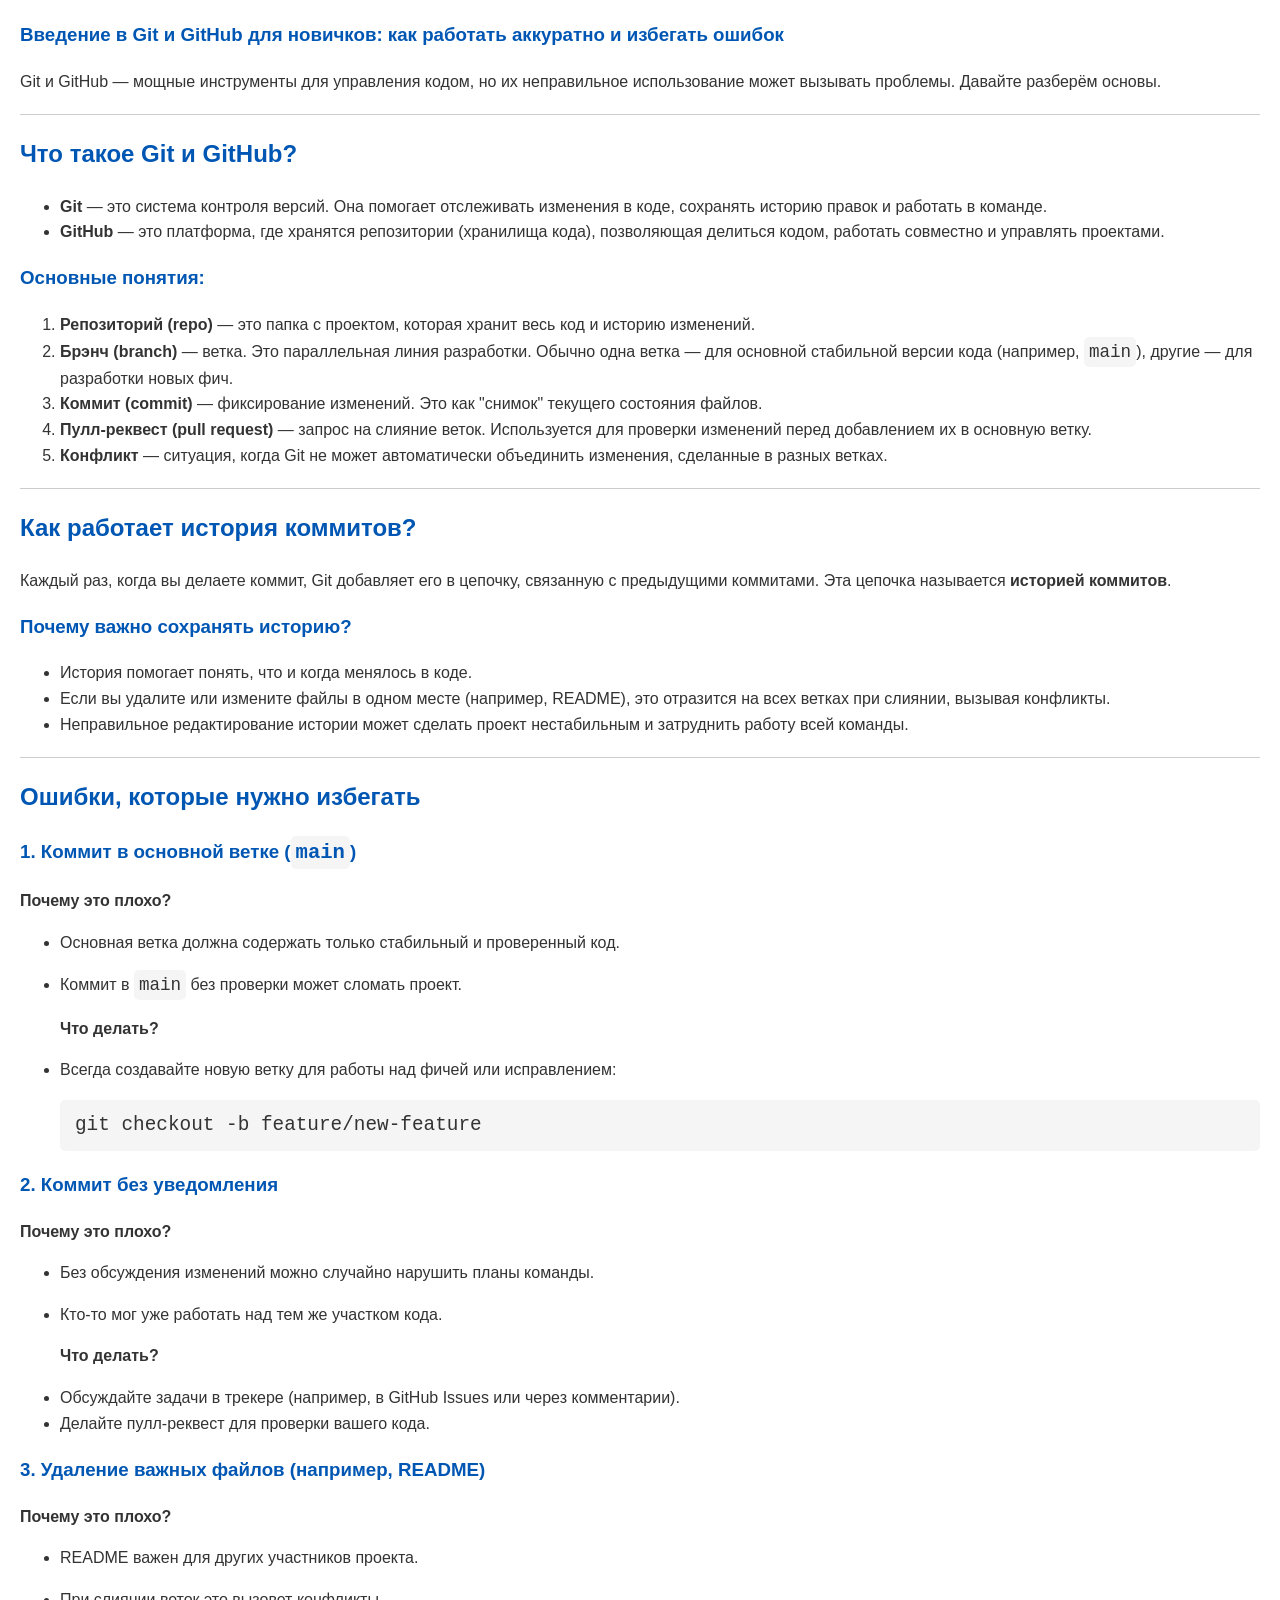
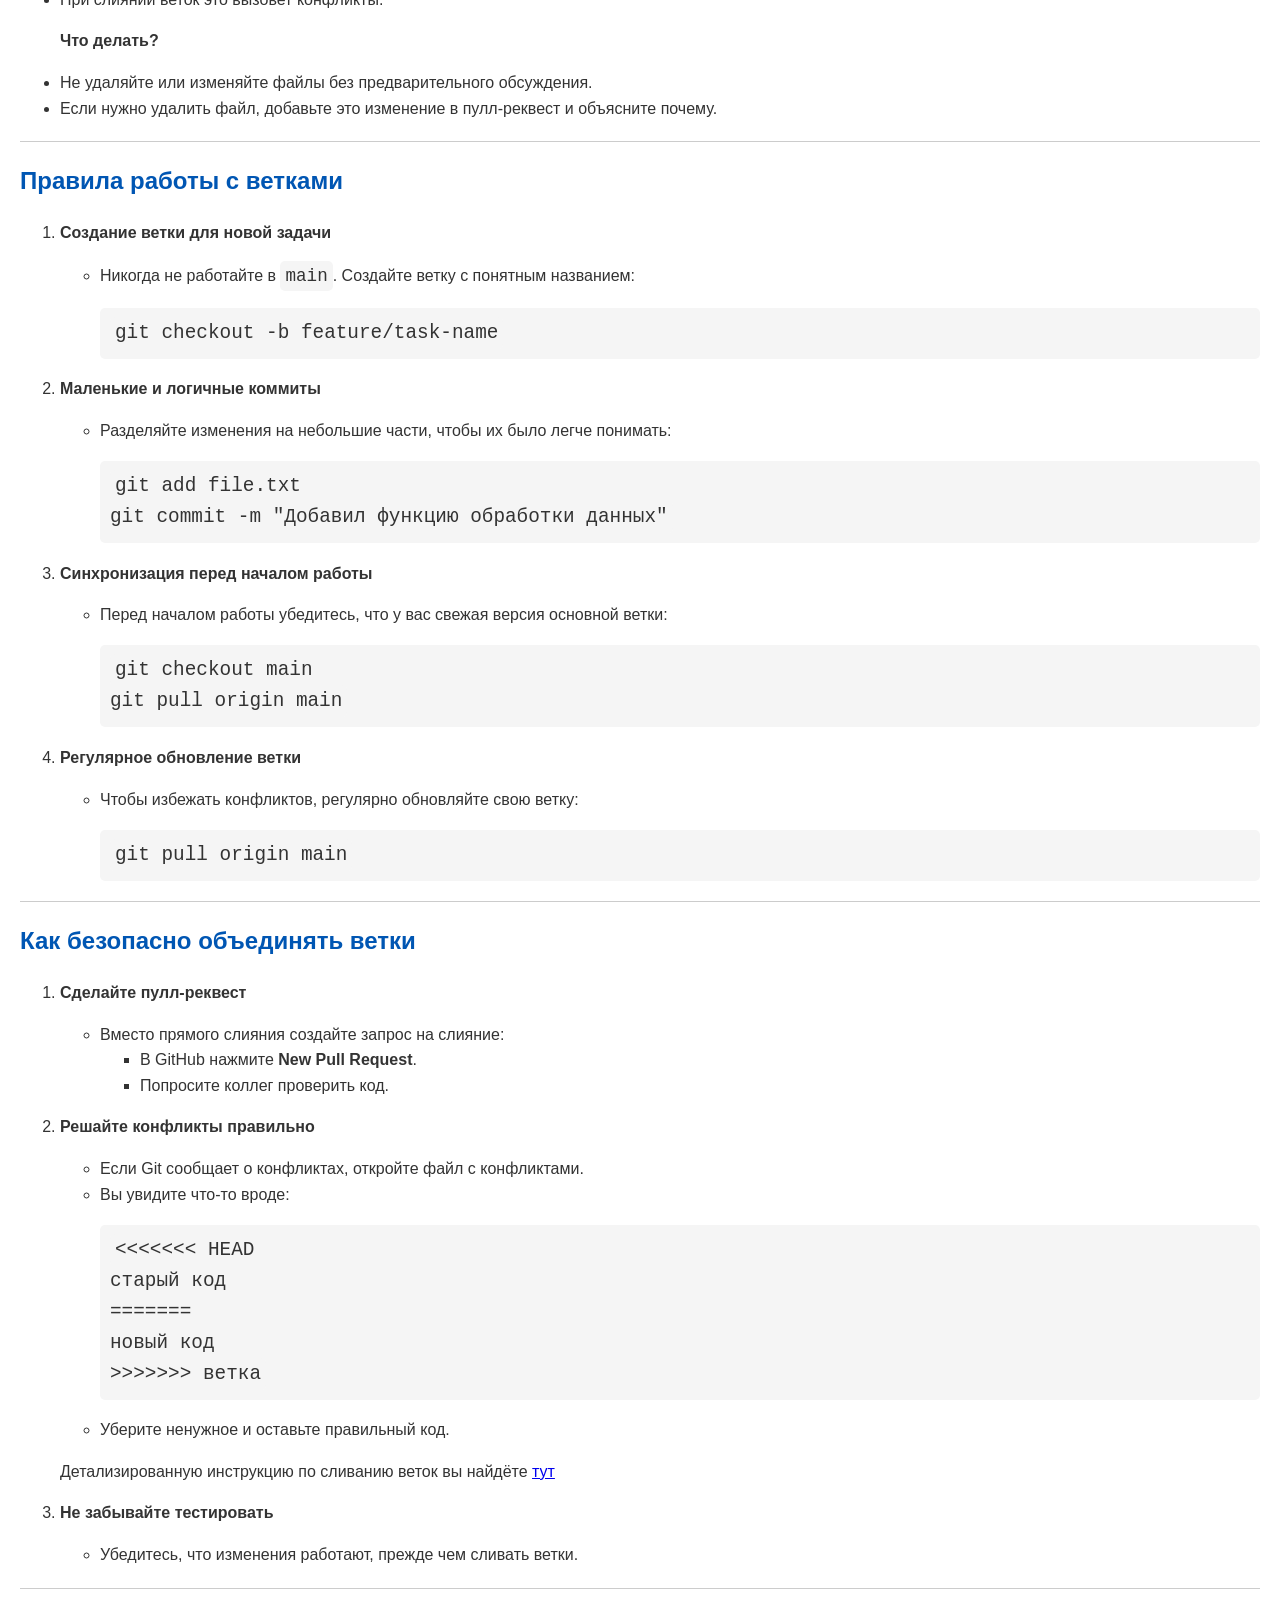
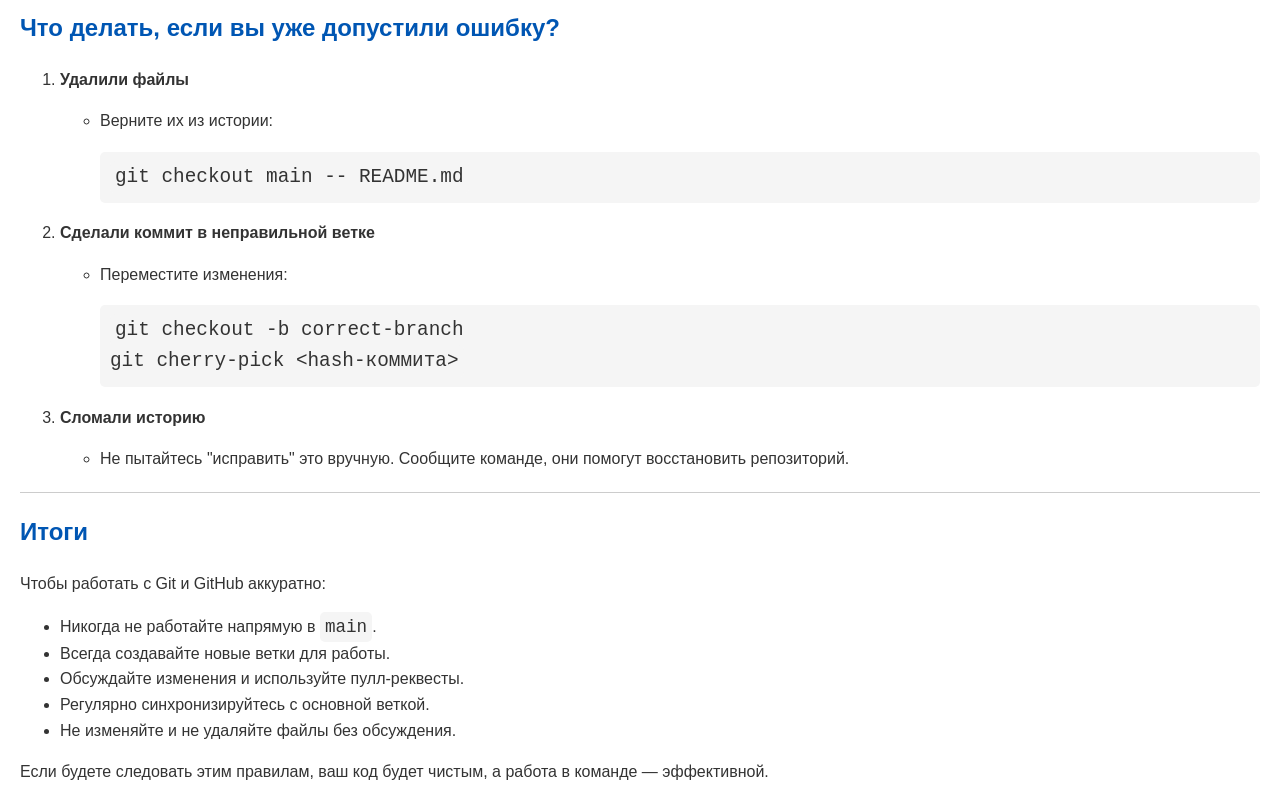
<file: index.html>
<!DOCTYPE HTML>
<html lang="ru">
<head>
    <meta charset="UTF-8">
    <meta name="viewport" content="width=device-width, initial-scale=1.0">
    <meta name="title" content="Введение в Git и GitHub">
    <meta name="description" content="Введение в Git и GitHub для новичков: основы, советы и правила, чтобы работать аккуратно и избегать ошибок.">
    <meta name="og:type" content="website">
    <meta name="og:title" content="Введение в Git и GitHub">
    <meta name="og:description" content="Основы работы с Git и GitHub для новичков, советы по веткам, коммитам и конфликтах.">
    <meta name="twitter:card" content="summary_large_image">
    <meta name="twitter:title" content="Введение в Git и GitHub">
    <meta name="twitter:description" content="Git и GitHub: основы, советы, правила работы с кодом.">
    <style>
        body {
            font-family: Calibri, Arial, sans-serif;
            line-height: 1.6;
            margin: 20px;
            color: #333;
        }

        h2, h3 {
            color: #0056b3;
        }

        code, pre {
            font-family: Consolas, "Courier New", monospace;
            font-size: 1.1em; /* Increased font size */
            background-color: #f5f5f5;
            padding: 5px;
            border-radius: 5px;
        }

        pre {
            overflow-x: auto;
            padding: 10px;
        }

        hr {
            border: 0;
            height: 1px;
            background: #ccc;
            margin: 20px 0;
        }
    </style>
    <title>Введение в Git и GitHub</title>
</head>
<body>
    <h3 id="-git-github-">Введение в Git и GitHub для новичков: как работать аккуратно и избегать ошибок</h3>
    <p>Git и GitHub — мощные инструменты для управления кодом, но их неправильное использование может вызывать проблемы. Давайте разберём основы.</p>
    <hr>
<h2 id="-git-github-"><strong>Что такое Git и GitHub?</strong></h2>
<ul>
<li><strong>Git</strong> — это система контроля версий. Она помогает отслеживать изменения в коде, сохранять историю правок и работать в команде.</li>
<li><strong>GitHub</strong> — это платформа, где хранятся репозитории (хранилища кода), позволяющая делиться кодом, работать совместно и управлять проектами.</li>
</ul>
<h3 id="-">Основные понятия:</h3>
<ol>
<li><strong>Репозиторий (repo)</strong> — это папка с проектом, которая хранит весь код и историю изменений.</li>
<li><strong>Брэнч (branch)</strong> — ветка. Это параллельная линия разработки. Обычно одна ветка — для основной стабильной версии кода (например, <code>main</code>), другие — для разработки новых фич.</li>
<li><strong>Коммит (commit)</strong> — фиксирование изменений. Это как &quot;снимок&quot; текущего состояния файлов.</li>
<li><strong>Пулл-реквест (pull request)</strong> — запрос на слияние веток. Используется для проверки изменений перед добавлением их в основную ветку.</li>
<li><strong>Конфликт</strong> — ситуация, когда Git не может автоматически объединить изменения, сделанные в разных ветках.</li>
</ol>
<hr>
<h2 id="-"><strong>Как работает история коммитов?</strong></h2>
<p>Каждый раз, когда вы делаете коммит, Git добавляет его в цепочку, связанную с предыдущими коммитами. Эта цепочка называется <strong>историей коммитов</strong>.</p>
<h3 id="-">Почему важно сохранять историю?</h3>
<ul>
<li>История помогает понять, что и когда менялось в коде.</li>
<li>Если вы удалите или измените файлы в одном месте (например, README), это отразится на всех ветках при слиянии, вызывая конфликты.</li>
<li>Неправильное редактирование истории может сделать проект нестабильным и затруднить работу всей команды.</li>
</ul>
<hr>
<h2 id="-"><strong>Ошибки, которые нужно избегать</strong></h2>
<h3 id="1-main-">1. <strong>Коммит в основной ветке (<code>main</code>)</strong></h3>
<p>   <strong>Почему это плохо?</strong></p>
<ul>
<li>Основная ветка должна содержать только стабильный и проверенный код.</li>
<li><p>Коммит в <code>main</code> без проверки может сломать проект.</p>
<p><strong>Что делать?</strong></p>
</li>
<li>Всегда создавайте новую ветку для работы над фичей или исправлением:<pre><code class="lang-bash">git checkout -b <span class="hljs-built_in">feature</span>/<span class="hljs-built_in">new</span>-<span class="hljs-built_in">feature</span>
</code></pre>
</li>
</ul>
<h3 id="2-">2. <strong>Коммит без уведомления</strong></h3>
<p>   <strong>Почему это плохо?</strong></p>
<ul>
<li>Без обсуждения изменений можно случайно нарушить планы команды.</li>
<li><p>Кто-то мог уже работать над тем же участком кода.</p>
<p><strong>Что делать?</strong></p>
</li>
<li>Обсуждайте задачи в трекере (например, в GitHub Issues или через комментарии).</li>
<li>Делайте пулл-реквест для проверки вашего кода.</li>
</ul>
<h3 id="3-readme-">3. <strong>Удаление важных файлов (например, README)</strong></h3>
<p>   <strong>Почему это плохо?</strong></p>
<ul>
<li>README важен для других участников проекта.</li>
<li><p>При слиянии веток это вызовет конфликты.</p>
<p><strong>Что делать?</strong></p>
</li>
<li>Не удаляйте или изменяйте файлы без предварительного обсуждения.</li>
<li>Если нужно удалить файл, добавьте это изменение в пулл-реквест и объясните почему.</li>
</ul>
<hr>
<h2 id="-"><strong>Правила работы с ветками</strong></h2>
<ol>
<li><p><strong>Создание ветки для новой задачи</strong></p>
<ul>
<li>Никогда не работайте в <code>main</code>. Создайте ветку с понятным названием:<pre><code class="lang-bash">git checkout -<span class="hljs-selector-tag">b</span> feature/task-name
</code></pre>
</li>
</ul>
</li>
<li><p><strong>Маленькие и логичные коммиты</strong></p>
<ul>
<li>Разделяйте изменения на небольшие части, чтобы их было легче понимать:<pre><code class="lang-bash">git <span class="hljs-keyword">add</span><span class="bash"> file.txt
</span>git commit -m <span class="hljs-string">"Добавил функцию обработки данных"</span>
</code></pre>
</li>
</ul>
</li>
<li><p><strong>Синхронизация перед началом работы</strong></p>
<ul>
<li>Перед началом работы убедитесь, что у вас свежая версия основной ветки:<pre><code class="lang-bash"><span class="hljs-attribute">git checkout main
git pull origin main</span>
</code></pre>
</li>
</ul>
</li>
<li><p><strong>Регулярное обновление ветки</strong></p>
<ul>
<li>Чтобы избежать конфликтов, регулярно обновляйте свою ветку:<pre><code class="lang-bash"><span class="hljs-attribute">git pull origin main</span>
</code></pre>
</li>
</ul>
</li>
</ol>
<hr>
<h2 id="-"><strong>Как безопасно объединять ветки</strong></h2>
<ol>
<li><p><strong>Сделайте пулл-реквест</strong></p>
<ul>
<li>Вместо прямого слияния создайте запрос на слияние:<ul>
<li>В GitHub нажмите <strong>New Pull Request</strong>.</li>
<li>Попросите коллег проверить код.</li>
</ul>
</li>
</ul>
</li>
<li><p><strong>Решайте конфликты правильно</strong></p>
<ul>
<li>Если Git сообщает о конфликтах, откройте файл с конфликтами.</li>
<li>Вы увидите что-то вроде:<pre><code>&lt;&lt;&lt;&lt;&lt;&lt;&lt; HEAD
<span class="hljs-section">старый код
=======</span>
новый код
&gt;&gt;&gt;&gt;&gt;&gt;&gt; ветка
</code></pre></li>
<li>Уберите ненужное и оставьте правильный код.</li>
</ul>
</li>
<p>Детализированную инструкцию по сливанию веток вы найдёте <a href="merge_conflict.html">тут</a></p>
<li><p><strong>Не забывайте тестировать</strong></p>
<ul>
<li>Убедитесь, что изменения работают, прежде чем сливать ветки.</li>
</ul>
</li>
</ol>
<hr>
<h2 id="-"><strong>Что делать, если вы уже допустили ошибку?</strong></h2>
<ol>
<li><p><strong>Удалили файлы</strong></p>
<ul>
<li>Верните их из истории:<pre><code class="lang-bash">git checkout main <span class="hljs-comment">-- README.md</span>
</code></pre>
</li>
</ul>
</li>
<li><p><strong>Сделали коммит в неправильной ветке</strong></p>
<ul>
<li>Переместите изменения:<pre><code class="lang-bash"><span class="hljs-symbol">git</span> checkout -<span class="hljs-keyword">b </span>correct-<span class="hljs-keyword">branch
</span><span class="hljs-symbol">git</span> cherry-pick &lt;hash-коммита&gt;
</code></pre>
</li>
</ul>
</li>
<li><p><strong>Сломали историю</strong></p>
<ul>
<li>Не пытайтесь &quot;исправить&quot; это вручную. Сообщите команде, они помогут восстановить репозиторий.</li>
</ul>
</li>
</ol>
<hr>
<h2 id="-"><strong>Итоги</strong></h2>
<p>Чтобы работать с Git и GitHub аккуратно:</p>
<ul>
<li>Никогда не работайте напрямую в <code>main</code>.</li>
<li>Всегда создавайте новые ветки для работы.</li>
<li>Обсуждайте изменения и используйте пулл-реквесты.</li>
<li>Регулярно синхронизируйтесь с основной веткой.</li>
<li>Не изменяйте и не удаляйте файлы без обсуждения.</li>
</ul>
<p>Если будете следовать этим правилам, ваш код будет чистым, а работа в команде — эффективной.</p>
</body>
</html>
</file>
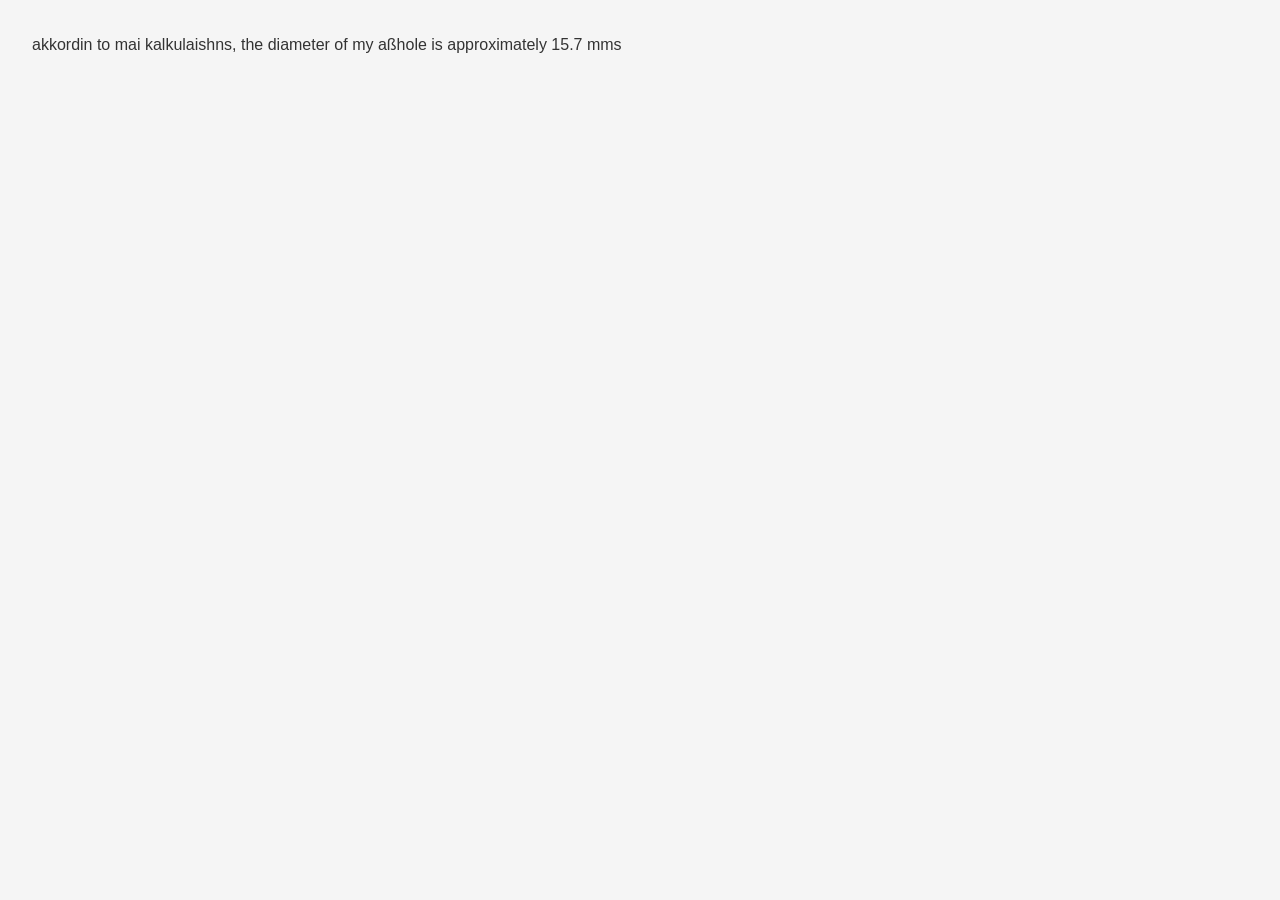
<file: aholemeter/index.html>
<!DOCTYPE html>
<html lang="en">
<head>
    <meta charset="UTF-8">
    <meta name="viewport" content="width=device-width, initial-scale=1">
    <meta http-equiv="X-UA-Compatible" content="IE=edge">
    <meta property="og:title" content="Asshole Meter">
    <meta property="og:description" content="Measure the size of your asshole online for free with no SMS or registration!">
    <meta property="og:type" content="website">
    <title>AssholeMeter</title>
    <link rel="icon" href="favicon.ico" type="image/x-icon">
    <style>
        * {
            margin: 0;
            padding: 0;
            box-sizing: border-box;
        }
        body {
            font-family: Arial, sans-serif;
            line-height: 1.6;
            background-color: #f5f5f5;
            color: #333;
        }
        header, footer {
            background-color: #333;
            color: white;
            padding: 1rem;
            text-align: center;
        }
        main {
            padding: 2rem;
        }
        a {
            color: #007BFF;
            text-decoration: none;
        }
        a:hover {
            text-decoration: underline;
        }
    </style>
</head>
<body>
    <main>
        <p id="calc"></p>
    </main>
    <script>
        document.getElementById("calc").innerHTML = `akkordin to mai kalkulaishns, the diameter of my aßhole is approximately ${(Math.random() * 16).toFixed(1)} mms`;
    </script>
</body>
</html>
</file>
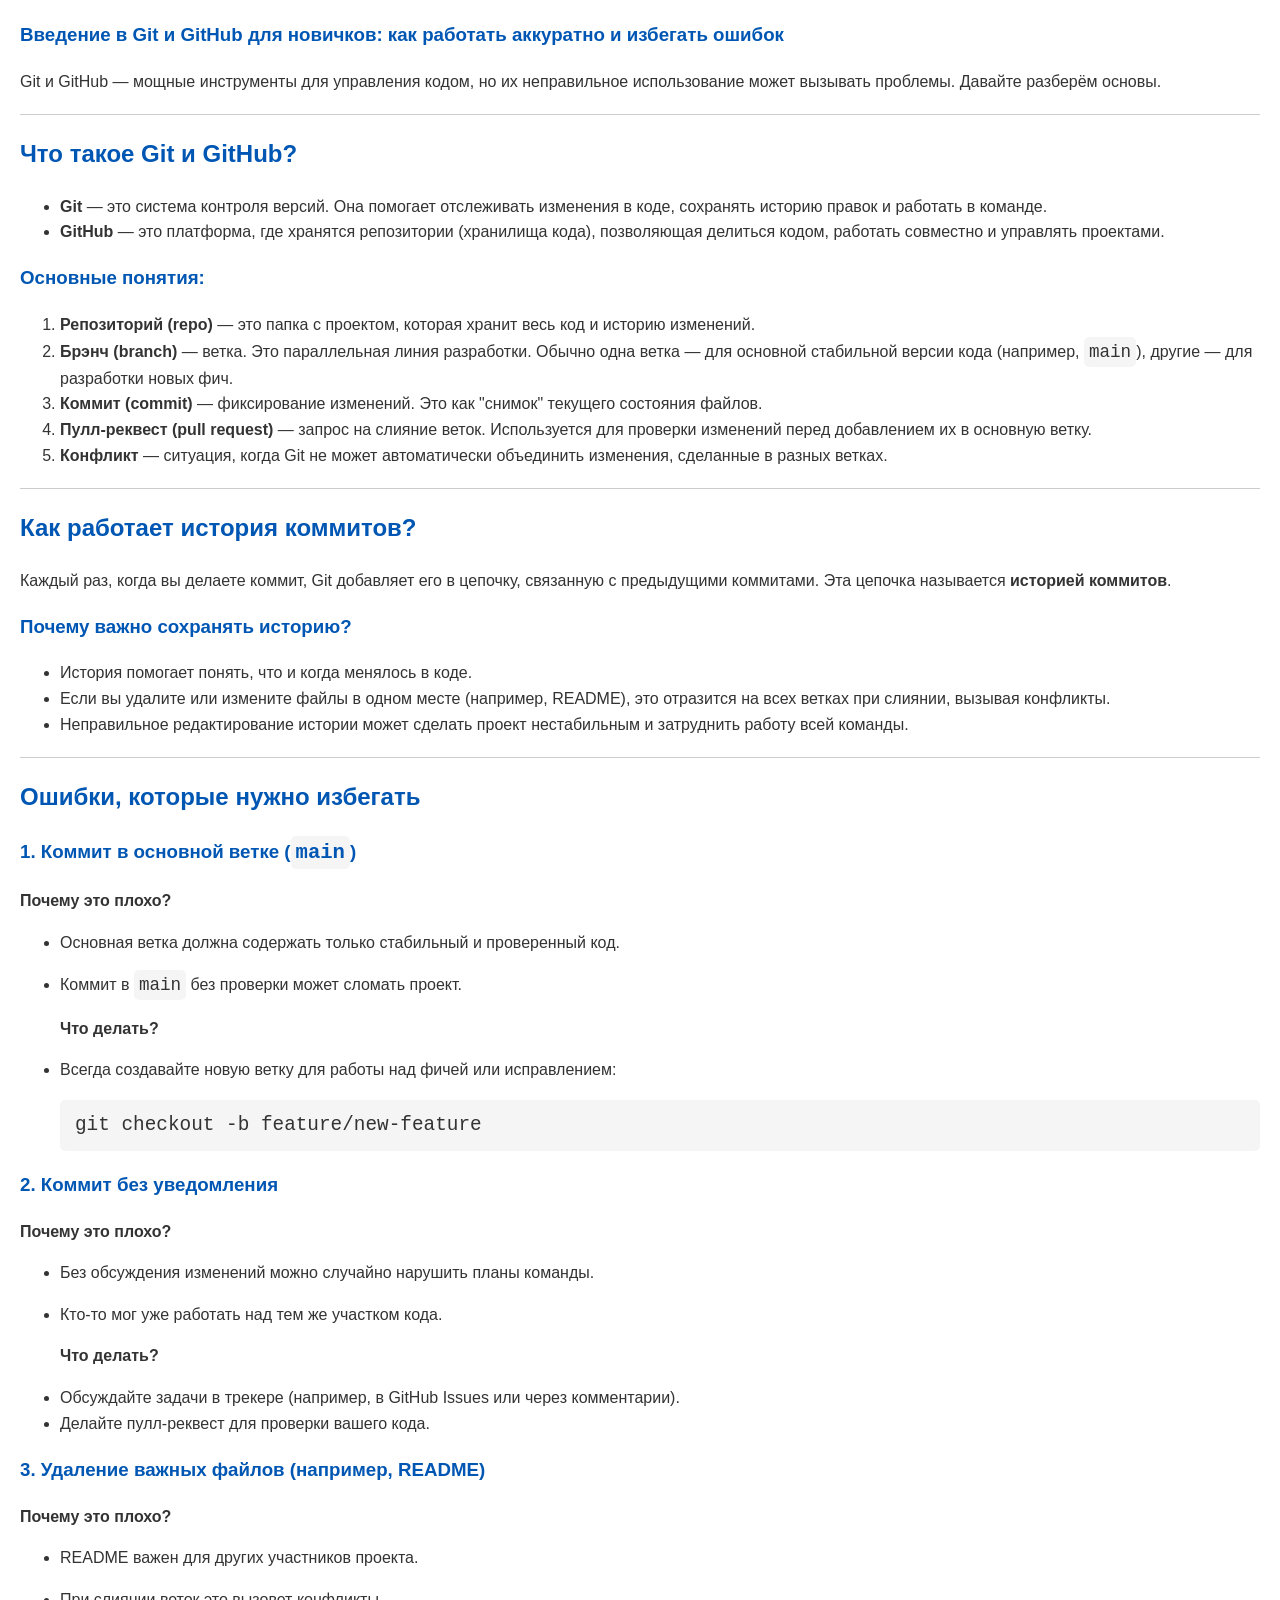
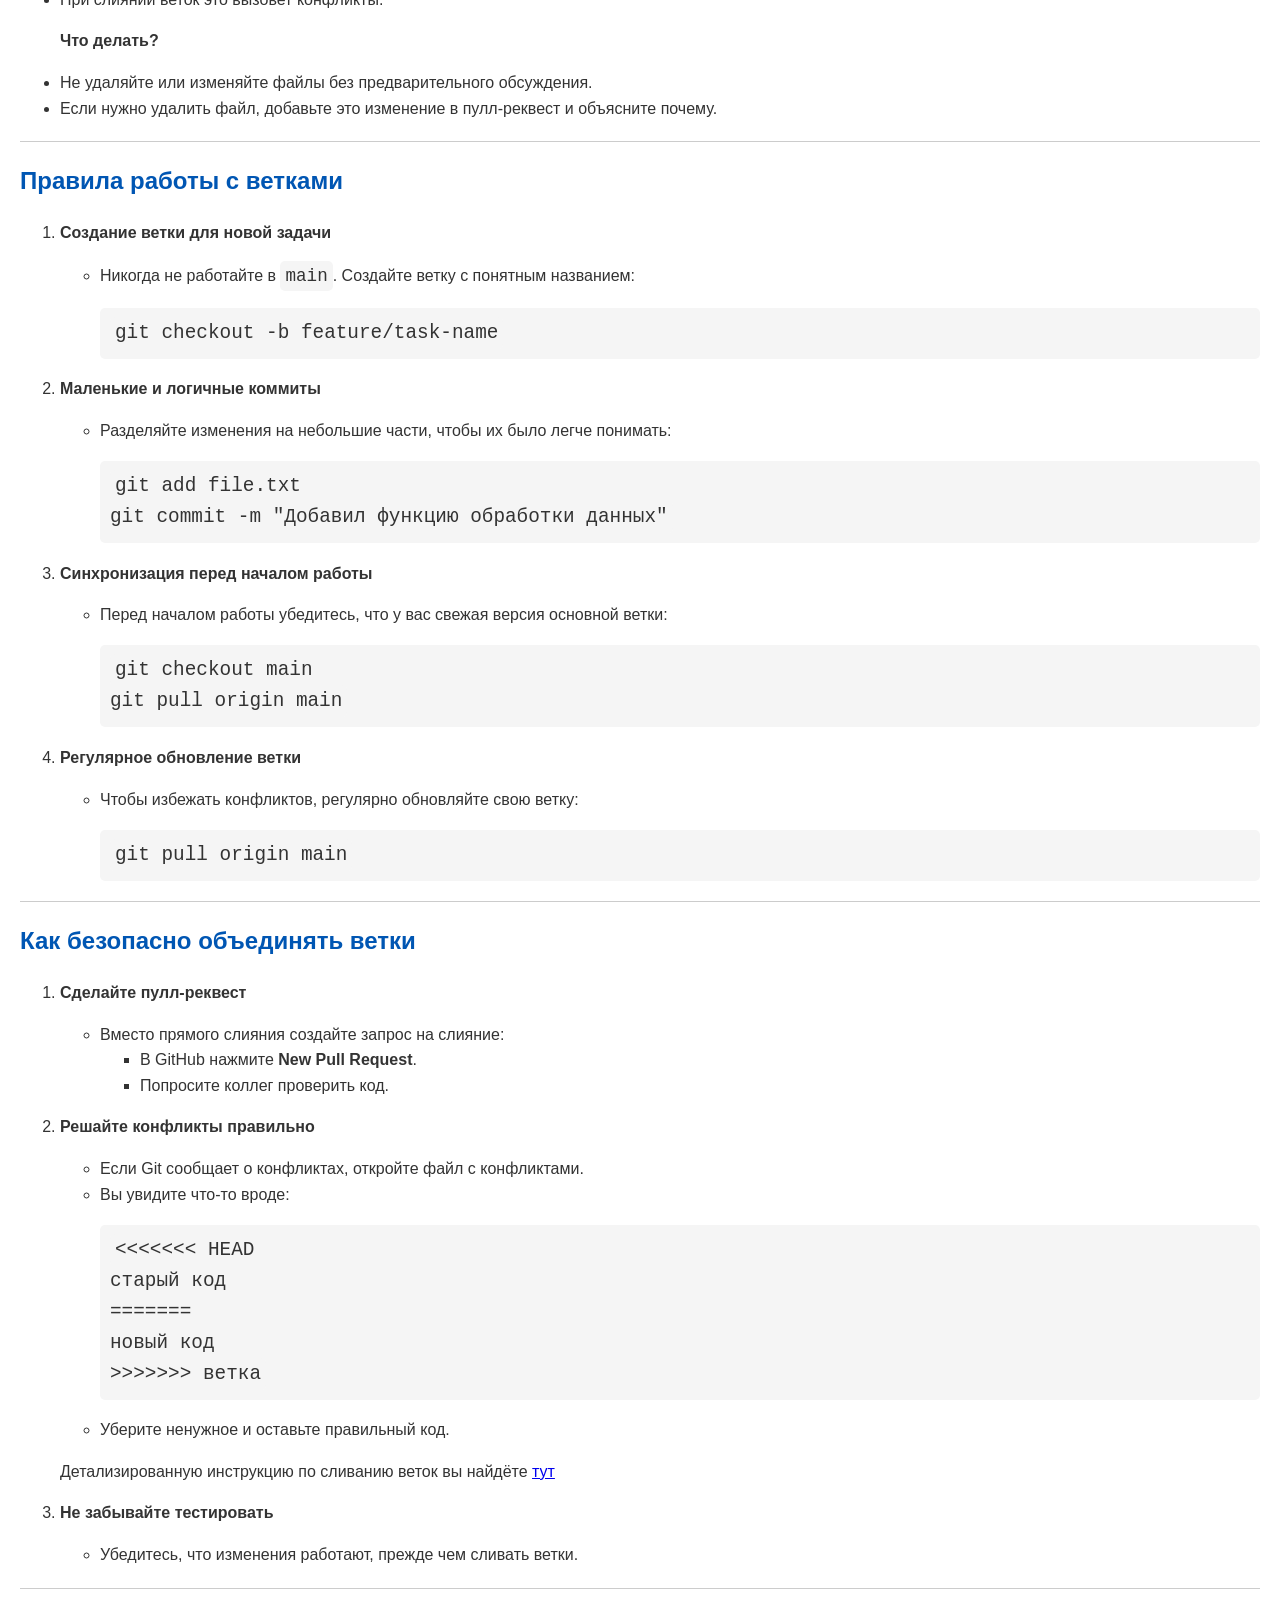
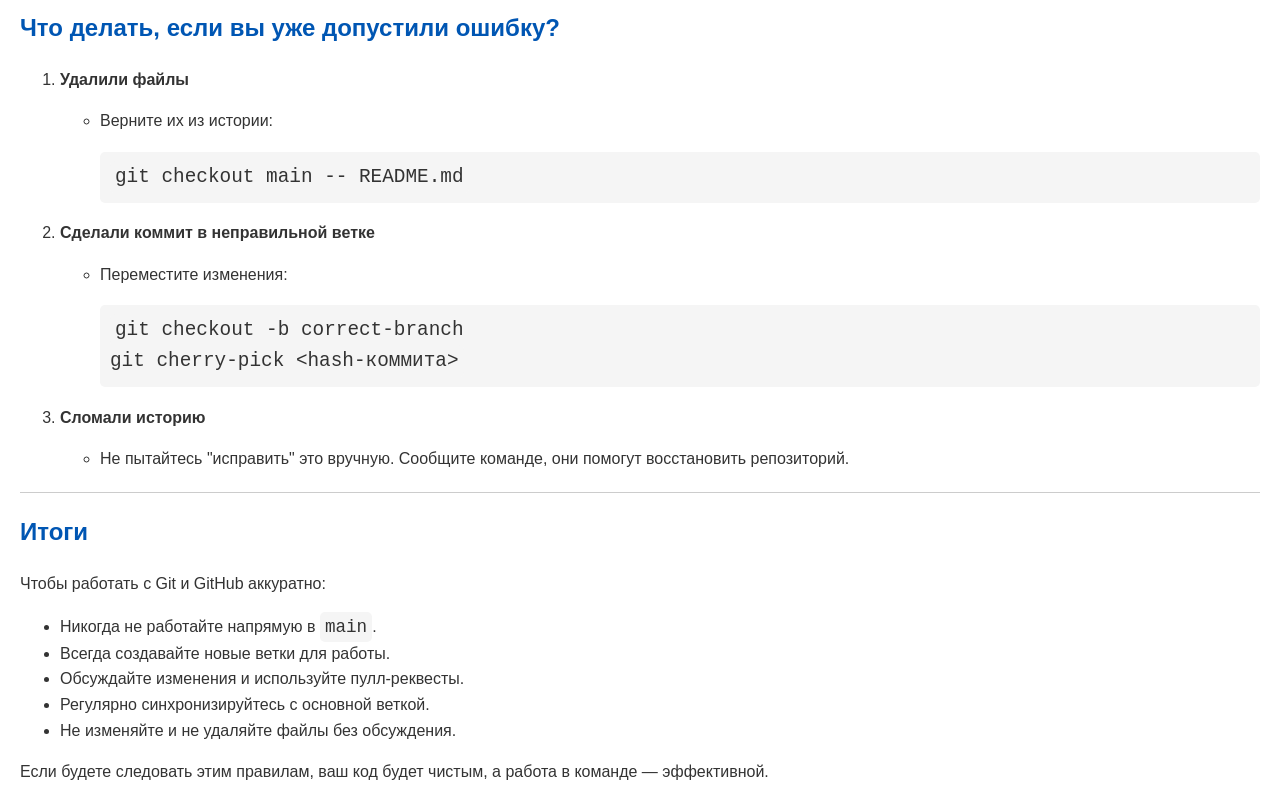
<file: git/index.html>
<!DOCTYPE HTML>
<html lang="ru">
<head>
    <meta charset="UTF-8">
    <meta name="viewport" content="width=device-width, initial-scale=1.0">
    <meta name="title" content="Введение в Git и GitHub">
    <meta name="description" content="Введение в Git и GitHub для новичков: основы, советы и правила, чтобы работать аккуратно и избегать ошибок.">
    <meta name="og:type" content="website">
    <meta name="og:title" content="Введение в Git и GitHub">
    <meta name="og:description" content="Основы работы с Git и GitHub для новичков, советы по веткам, коммитам и конфликтах.">
    <meta name="twitter:card" content="summary_large_image">
    <meta name="twitter:title" content="Введение в Git и GitHub">
    <meta name="twitter:description" content="Git и GitHub: основы, советы, правила работы с кодом.">
    <style>
        body {
            font-family: Calibri, Arial, sans-serif;
            line-height: 1.6;
            margin: 20px;
            color: #333;
        }

        h2, h3 {
            color: #0056b3;
        }

        code, pre {
            font-family: Consolas, "Courier New", monospace;
            font-size: 1.1em; /* Increased font size */
            background-color: #f5f5f5;
            padding: 5px;
            border-radius: 5px;
        }

        pre {
            overflow-x: auto;
            padding: 10px;
        }

        hr {
            border: 0;
            height: 1px;
            background: #ccc;
            margin: 20px 0;
        }
    </style>
    <title>Введение в Git и GitHub</title>
</head>
<body>
    <h3 id="-git-github-">Введение в Git и GitHub для новичков: как работать аккуратно и избегать ошибок</h3>
    <p>Git и GitHub — мощные инструменты для управления кодом, но их неправильное использование может вызывать проблемы. Давайте разберём основы.</p>
    <hr>
<h2 id="-git-github-"><strong>Что такое Git и GitHub?</strong></h2>
<ul>
<li><strong>Git</strong> — это система контроля версий. Она помогает отслеживать изменения в коде, сохранять историю правок и работать в команде.</li>
<li><strong>GitHub</strong> — это платформа, где хранятся репозитории (хранилища кода), позволяющая делиться кодом, работать совместно и управлять проектами.</li>
</ul>
<h3 id="-">Основные понятия:</h3>
<ol>
<li><strong>Репозиторий (repo)</strong> — это папка с проектом, которая хранит весь код и историю изменений.</li>
<li><strong>Брэнч (branch)</strong> — ветка. Это параллельная линия разработки. Обычно одна ветка — для основной стабильной версии кода (например, <code>main</code>), другие — для разработки новых фич.</li>
<li><strong>Коммит (commit)</strong> — фиксирование изменений. Это как &quot;снимок&quot; текущего состояния файлов.</li>
<li><strong>Пулл-реквест (pull request)</strong> — запрос на слияние веток. Используется для проверки изменений перед добавлением их в основную ветку.</li>
<li><strong>Конфликт</strong> — ситуация, когда Git не может автоматически объединить изменения, сделанные в разных ветках.</li>
</ol>
<hr>
<h2 id="-"><strong>Как работает история коммитов?</strong></h2>
<p>Каждый раз, когда вы делаете коммит, Git добавляет его в цепочку, связанную с предыдущими коммитами. Эта цепочка называется <strong>историей коммитов</strong>.</p>
<h3 id="-">Почему важно сохранять историю?</h3>
<ul>
<li>История помогает понять, что и когда менялось в коде.</li>
<li>Если вы удалите или измените файлы в одном месте (например, README), это отразится на всех ветках при слиянии, вызывая конфликты.</li>
<li>Неправильное редактирование истории может сделать проект нестабильным и затруднить работу всей команды.</li>
</ul>
<hr>
<h2 id="-"><strong>Ошибки, которые нужно избегать</strong></h2>
<h3 id="1-main-">1. <strong>Коммит в основной ветке (<code>main</code>)</strong></h3>
<p>   <strong>Почему это плохо?</strong></p>
<ul>
<li>Основная ветка должна содержать только стабильный и проверенный код.</li>
<li><p>Коммит в <code>main</code> без проверки может сломать проект.</p>
<p><strong>Что делать?</strong></p>
</li>
<li>Всегда создавайте новую ветку для работы над фичей или исправлением:<pre><code class="lang-bash">git checkout -b <span class="hljs-built_in">feature</span>/<span class="hljs-built_in">new</span>-<span class="hljs-built_in">feature</span>
</code></pre>
</li>
</ul>
<h3 id="2-">2. <strong>Коммит без уведомления</strong></h3>
<p>   <strong>Почему это плохо?</strong></p>
<ul>
<li>Без обсуждения изменений можно случайно нарушить планы команды.</li>
<li><p>Кто-то мог уже работать над тем же участком кода.</p>
<p><strong>Что делать?</strong></p>
</li>
<li>Обсуждайте задачи в трекере (например, в GitHub Issues или через комментарии).</li>
<li>Делайте пулл-реквест для проверки вашего кода.</li>
</ul>
<h3 id="3-readme-">3. <strong>Удаление важных файлов (например, README)</strong></h3>
<p>   <strong>Почему это плохо?</strong></p>
<ul>
<li>README важен для других участников проекта.</li>
<li><p>При слиянии веток это вызовет конфликты.</p>
<p><strong>Что делать?</strong></p>
</li>
<li>Не удаляйте или изменяйте файлы без предварительного обсуждения.</li>
<li>Если нужно удалить файл, добавьте это изменение в пулл-реквест и объясните почему.</li>
</ul>
<hr>
<h2 id="-"><strong>Правила работы с ветками</strong></h2>
<ol>
<li><p><strong>Создание ветки для новой задачи</strong></p>
<ul>
<li>Никогда не работайте в <code>main</code>. Создайте ветку с понятным названием:<pre><code class="lang-bash">git checkout -<span class="hljs-selector-tag">b</span> feature/task-name
</code></pre>
</li>
</ul>
</li>
<li><p><strong>Маленькие и логичные коммиты</strong></p>
<ul>
<li>Разделяйте изменения на небольшие части, чтобы их было легче понимать:<pre><code class="lang-bash">git <span class="hljs-keyword">add</span><span class="bash"> file.txt
</span>git commit -m <span class="hljs-string">"Добавил функцию обработки данных"</span>
</code></pre>
</li>
</ul>
</li>
<li><p><strong>Синхронизация перед началом работы</strong></p>
<ul>
<li>Перед началом работы убедитесь, что у вас свежая версия основной ветки:<pre><code class="lang-bash"><span class="hljs-attribute">git checkout main
git pull origin main</span>
</code></pre>
</li>
</ul>
</li>
<li><p><strong>Регулярное обновление ветки</strong></p>
<ul>
<li>Чтобы избежать конфликтов, регулярно обновляйте свою ветку:<pre><code class="lang-bash"><span class="hljs-attribute">git pull origin main</span>
</code></pre>
</li>
</ul>
</li>
</ol>
<hr>
<h2 id="-"><strong>Как безопасно объединять ветки</strong></h2>
<ol>
<li><p><strong>Сделайте пулл-реквест</strong></p>
<ul>
<li>Вместо прямого слияния создайте запрос на слияние:<ul>
<li>В GitHub нажмите <strong>New Pull Request</strong>.</li>
<li>Попросите коллег проверить код.</li>
</ul>
</li>
</ul>
</li>
<li><p><strong>Решайте конфликты правильно</strong></p>
<ul>
<li>Если Git сообщает о конфликтах, откройте файл с конфликтами.</li>
<li>Вы увидите что-то вроде:<pre><code>&lt;&lt;&lt;&lt;&lt;&lt;&lt; HEAD
<span class="hljs-section">старый код
=======</span>
новый код
&gt;&gt;&gt;&gt;&gt;&gt;&gt; ветка
</code></pre></li>
<li>Уберите ненужное и оставьте правильный код.</li>
</ul>
</li>
<p>Детализированную инструкцию по сливанию веток вы найдёте <a href="merge_conflict.html">тут</a></p>
<li><p><strong>Не забывайте тестировать</strong></p>
<ul>
<li>Убедитесь, что изменения работают, прежде чем сливать ветки.</li>
</ul>
</li>
</ol>
<hr>
<h2 id="-"><strong>Что делать, если вы уже допустили ошибку?</strong></h2>
<ol>
<li><p><strong>Удалили файлы</strong></p>
<ul>
<li>Верните их из истории:<pre><code class="lang-bash">git checkout main <span class="hljs-comment">-- README.md</span>
</code></pre>
</li>
</ul>
</li>
<li><p><strong>Сделали коммит в неправильной ветке</strong></p>
<ul>
<li>Переместите изменения:<pre><code class="lang-bash"><span class="hljs-symbol">git</span> checkout -<span class="hljs-keyword">b </span>correct-<span class="hljs-keyword">branch
</span><span class="hljs-symbol">git</span> cherry-pick &lt;hash-коммита&gt;
</code></pre>
</li>
</ul>
</li>
<li><p><strong>Сломали историю</strong></p>
<ul>
<li>Не пытайтесь &quot;исправить&quot; это вручную. Сообщите команде, они помогут восстановить репозиторий.</li>
</ul>
</li>
</ol>
<hr>
<h2 id="-"><strong>Итоги</strong></h2>
<p>Чтобы работать с Git и GitHub аккуратно:</p>
<ul>
<li>Никогда не работайте напрямую в <code>main</code>.</li>
<li>Всегда создавайте новые ветки для работы.</li>
<li>Обсуждайте изменения и используйте пулл-реквесты.</li>
<li>Регулярно синхронизируйтесь с основной веткой.</li>
<li>Не изменяйте и не удаляйте файлы без обсуждения.</li>
</ul>
<p>Если будете следовать этим правилам, ваш код будет чистым, а работа в команде — эффективной.</p>
</body>
</html>
</file>
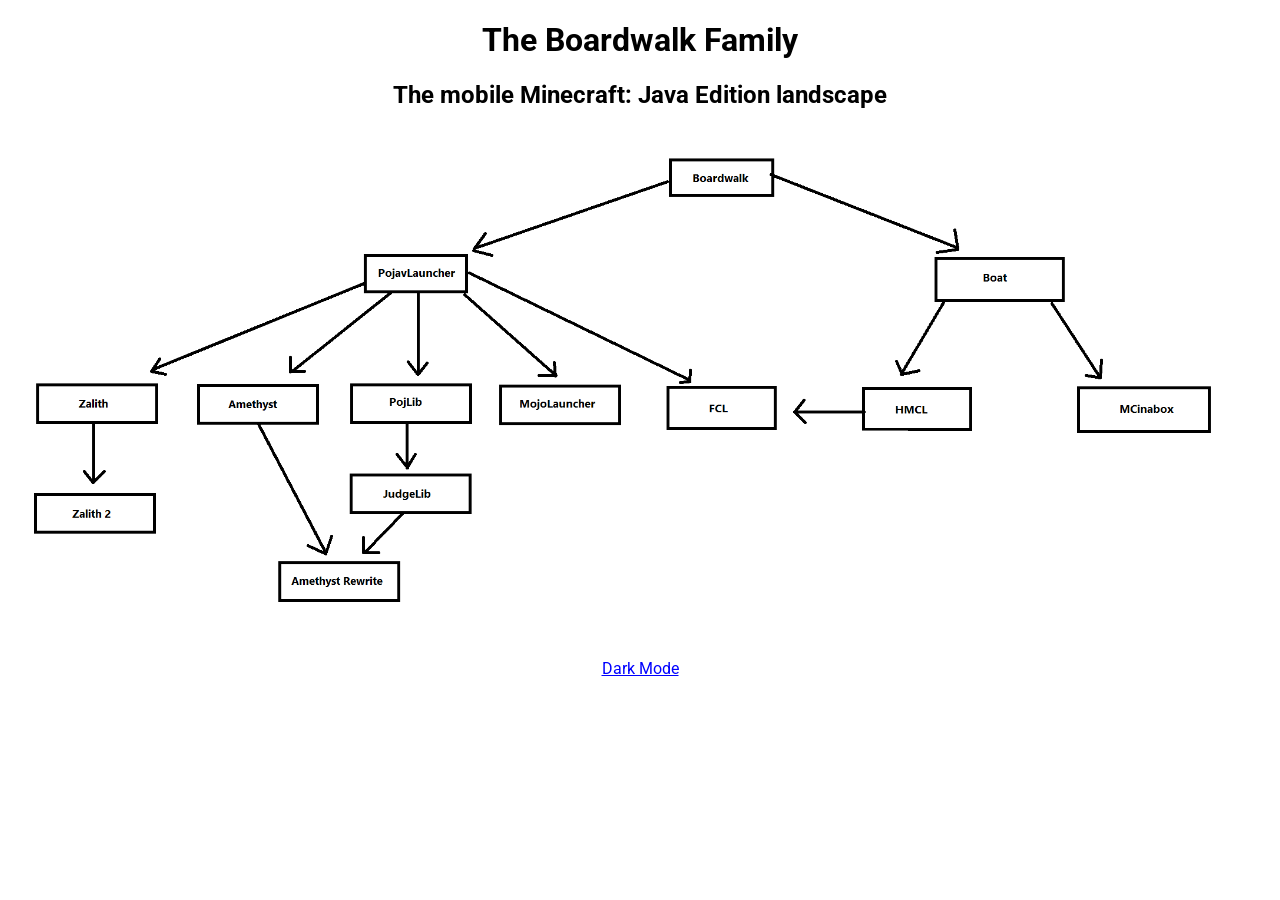
<file: pojav/index.html>
<!DOCTYPE html>
<html lang="en">
    <head>
        <title>The Boardwalk Family</title>
        
        <meta charset="UTF-8">
        <meta name="darkreader-lock">

        <!-- Open Graph Tags -->
        <meta property="og:title" content="The Boardwalk Family">
        <meta property="og:description" content="The mobile Minecraft: Java Edition landscape">
        <meta property="og:type" content="website">
        <meta property="og:url" content="https://raydanomgr.github.io/pojav/">
        <meta property="og:image" content="https://raydanomgr.github.io/pojav/illustration.png">
        <meta property="og:image:type" content="image/png">
        <meta property="og:image:width" content="2146">
        <meta property="og:image:height" content="700">

        <!-- Twitter Card Tags -->
        <meta name="twitter:card" content="summary_large_image">
        <meta name="twitter:title" content="The Boardwalk Family">
        <meta name="twitter:description" content="The mobile Minecraft: Java Edition landscape">
        <meta name="twitter:image" content="https://raydanomgr.github.io/pojav/illustration.png">
        <meta name="twitter:image:alt" content="The Boardwalk family tree">
        
        <meta name="viewport" content="width=device-width, initial-scale=1">
        <link rel="preconnect" href="https://fonts.googleapis.com">
        <link rel="preconnect" href="https://fonts.gstatic.com" crossorigin>
        <link href="https://fonts.googleapis.com/css2?family=Roboto:ital,wght@0,100..900;1,100..900&display=swap" rel="stylesheet">
    </head>
    <body style="font-family: 'Roboto', sans-serif; text-align: center;">
        <h1>The Boardwalk Family</h1>
        <h2>The mobile Minecraft: Java Edition landscape</h2>
        <img id="illustration" src="illustration.png" width="100%" />

        <p id="mode_toggle" onclick="toggleMode()" style="color: blue; text-decoration: underline;">Dark Mode</p>
        <script>
            let themes = {
                dark: {
                    text: "Dark Mode",
                    backgroundColor: "black",
                    textColor: "white",
                    imageFilter: "invert(1)",
                    hyperlinkColor: "cyan",
                },
                white: {
                    text: "Bright Mode",
                    backgroundColor: "white",
                    textColor: "black",
                    imageFilter: "",
                    hyperlinkColor: "blue",
                }
            };

            let theme = themes.white;
            function toggleMode() {
                theme = theme == themes.white ? themes.dark : themes.white;

                document.getElementById("mode_toggle").innerText = theme.text;
                document.getElementById("mode_toggle").style["color"] = theme.hyperlinkColor;

                document.body.style["backgroundColor"] = theme.backgroundColor;
                document.body.style["color"] = theme.textColor;

                document.getElementById("illustration").style["filter"] = theme.imageFilter;
            }
            
            if (window.matchMedia && window.matchMedia('(prefers-color-scheme: dark)').matches) {
                toggleMode();
            }
        </script>
    </body>
</html>
</file>
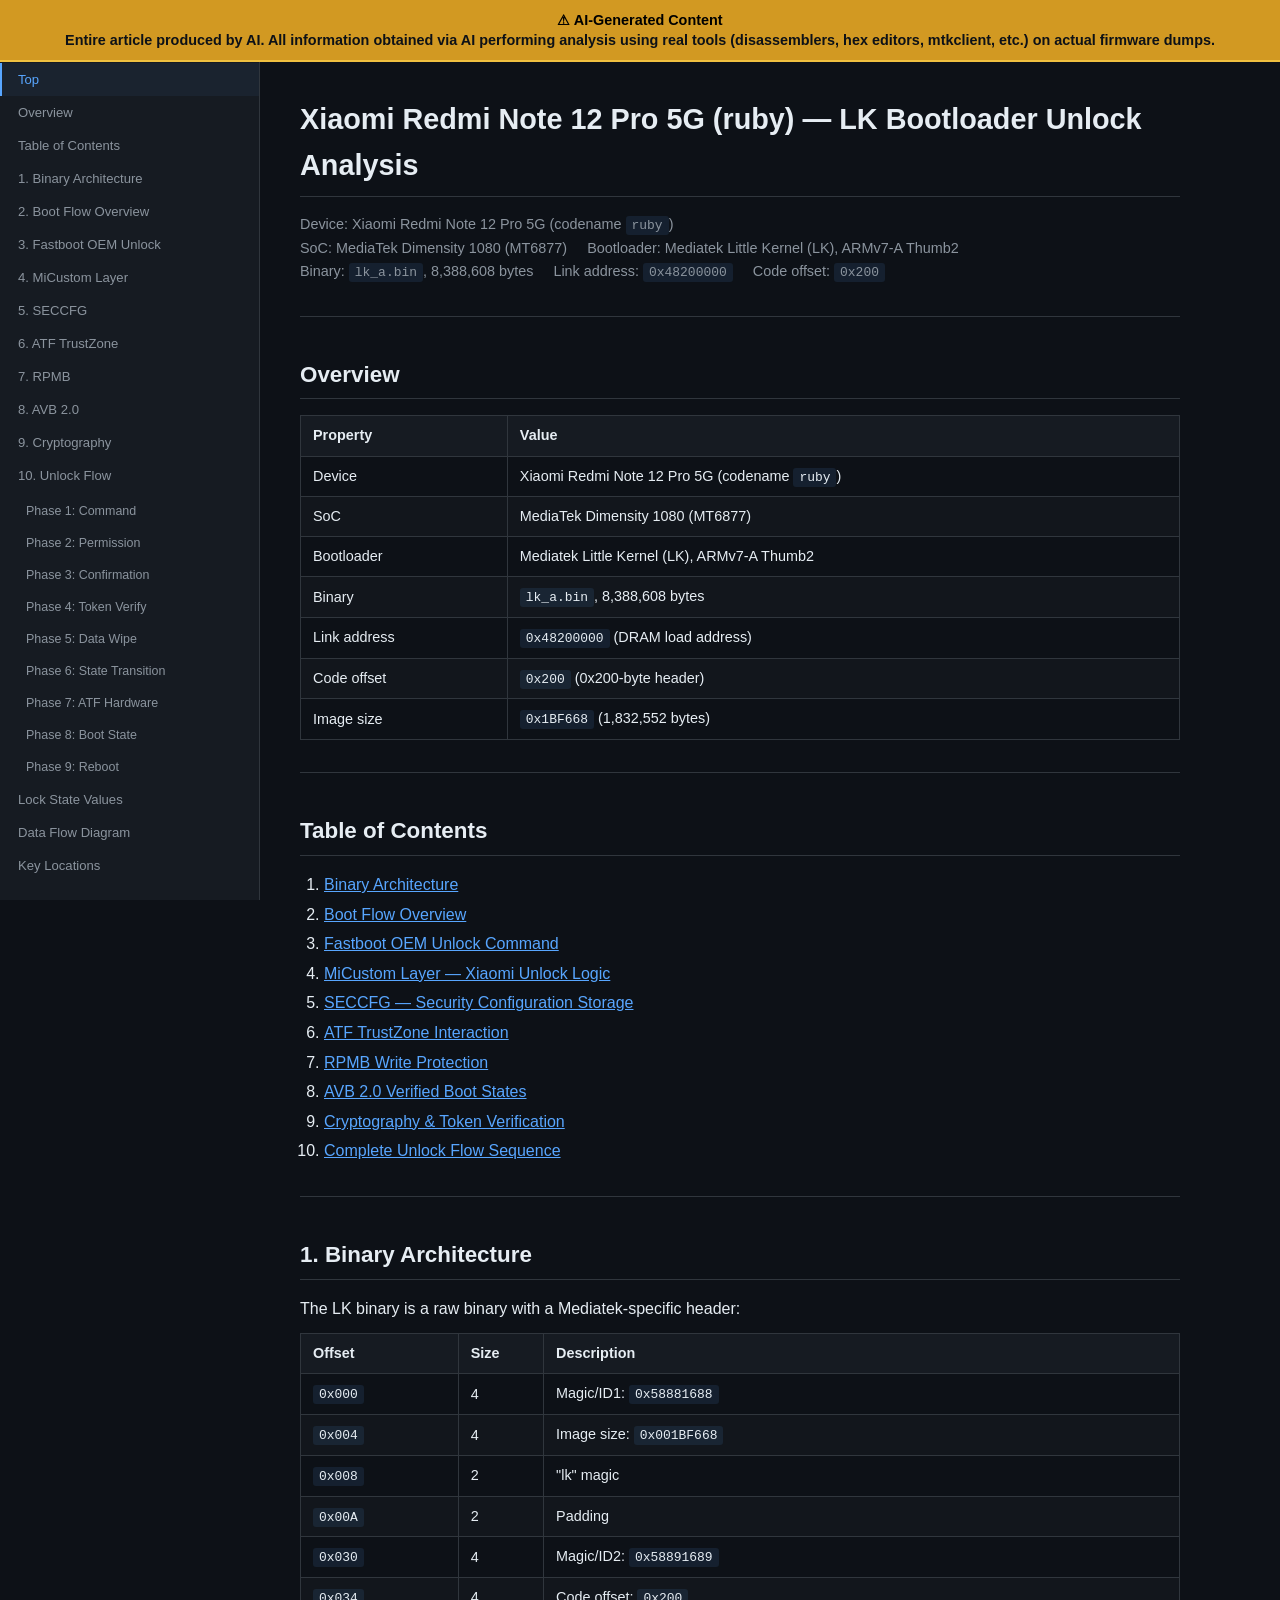
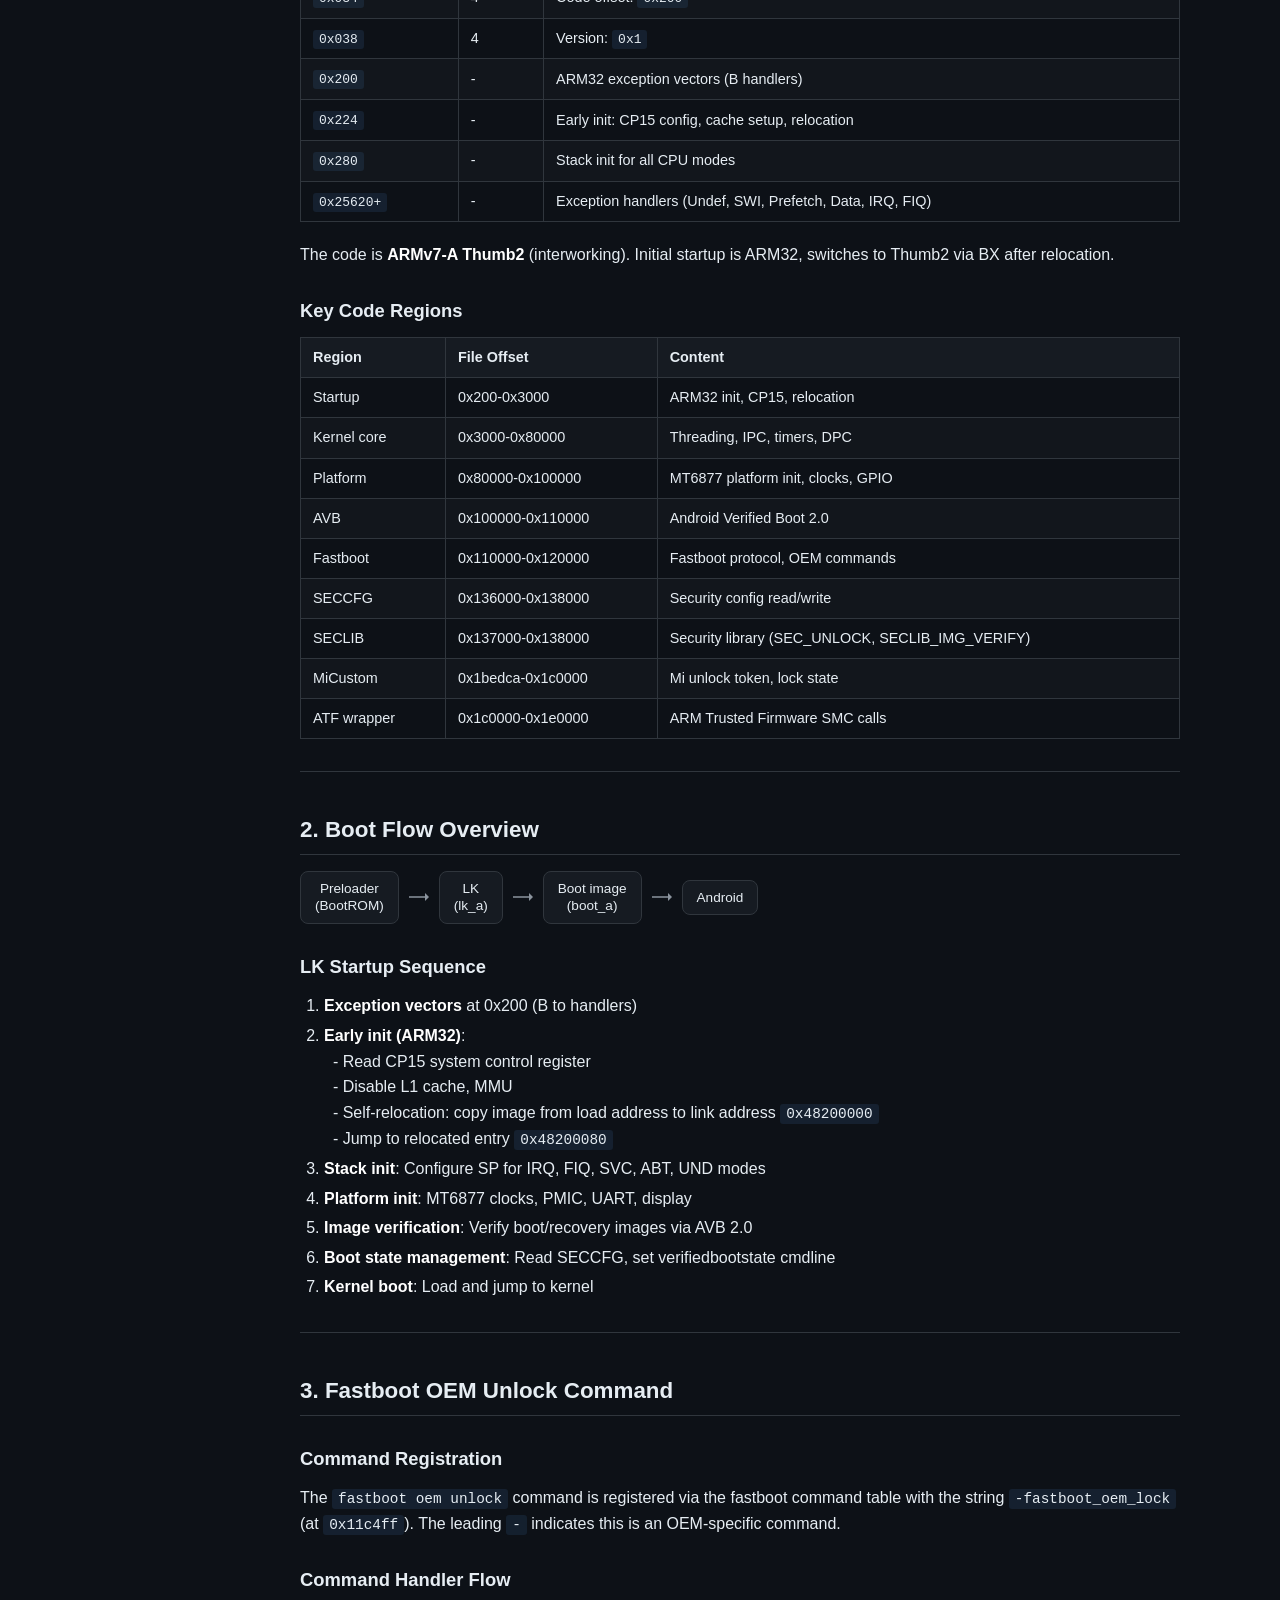
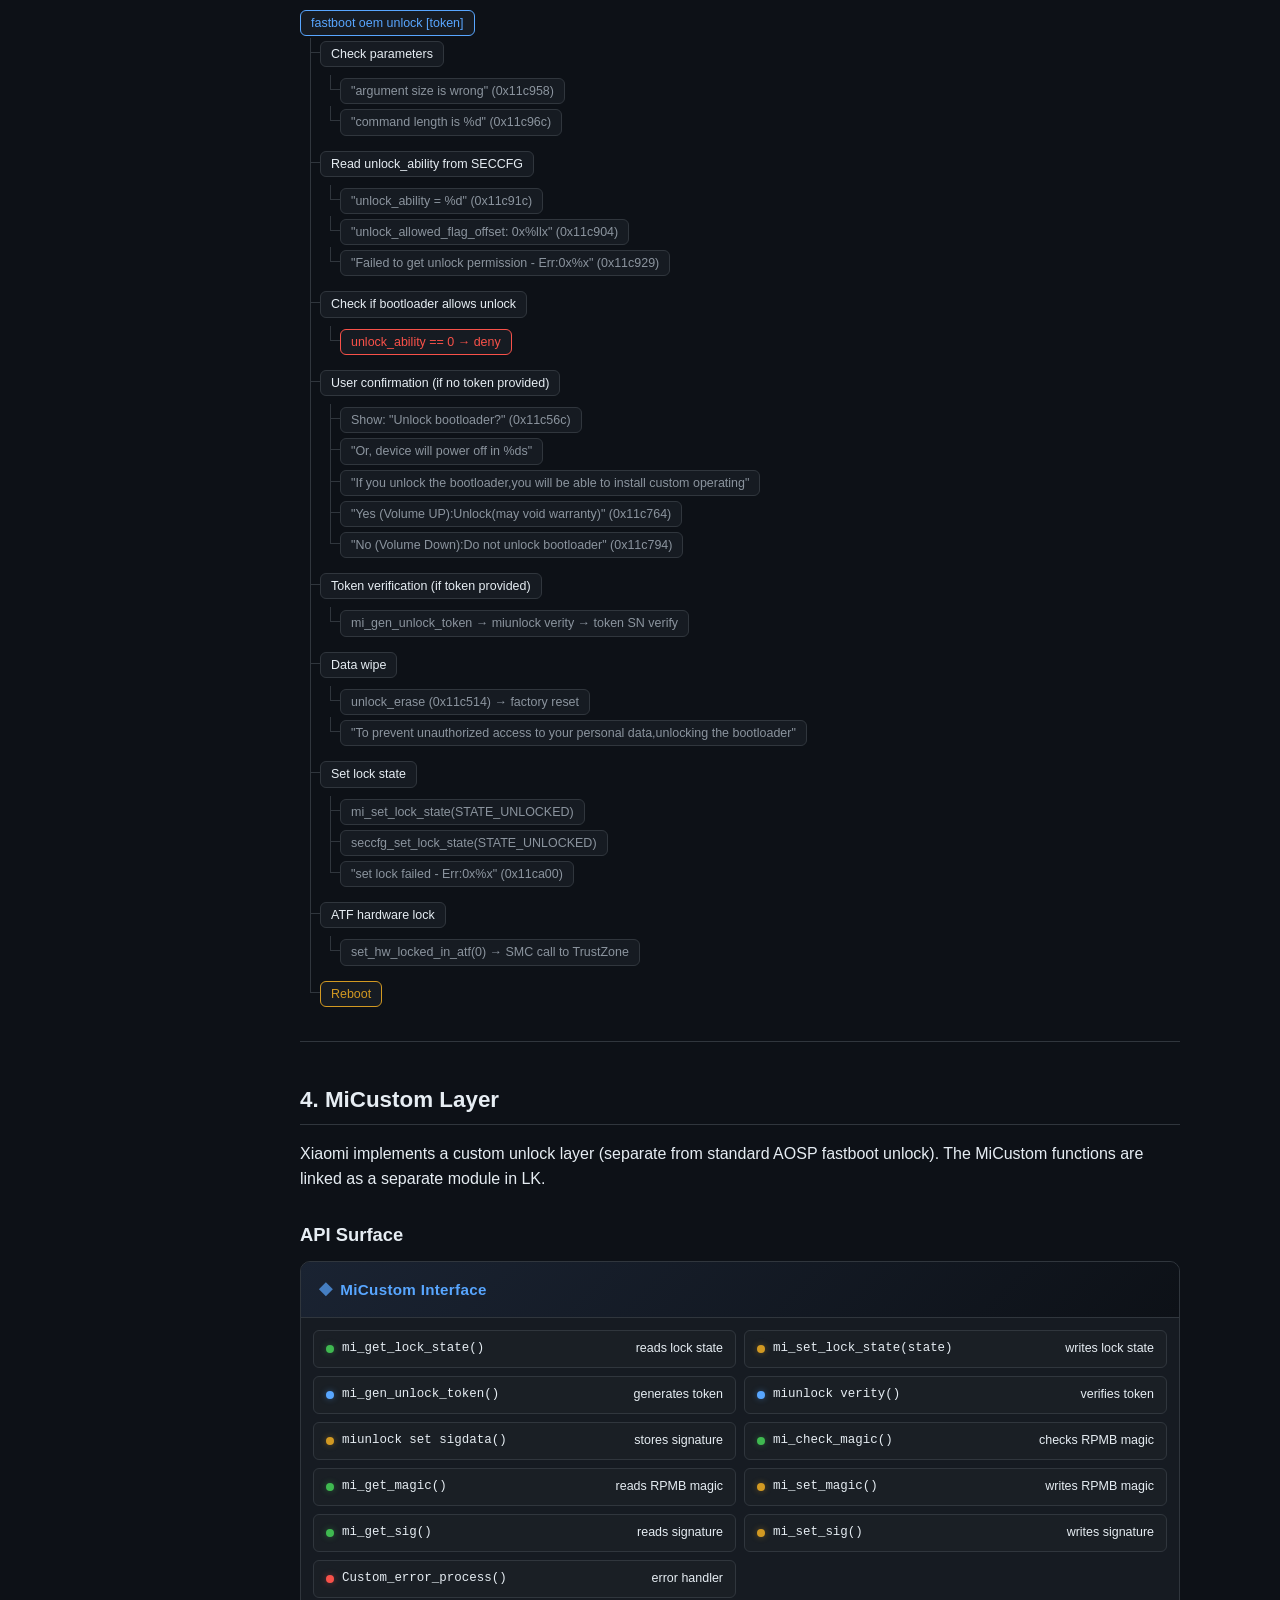
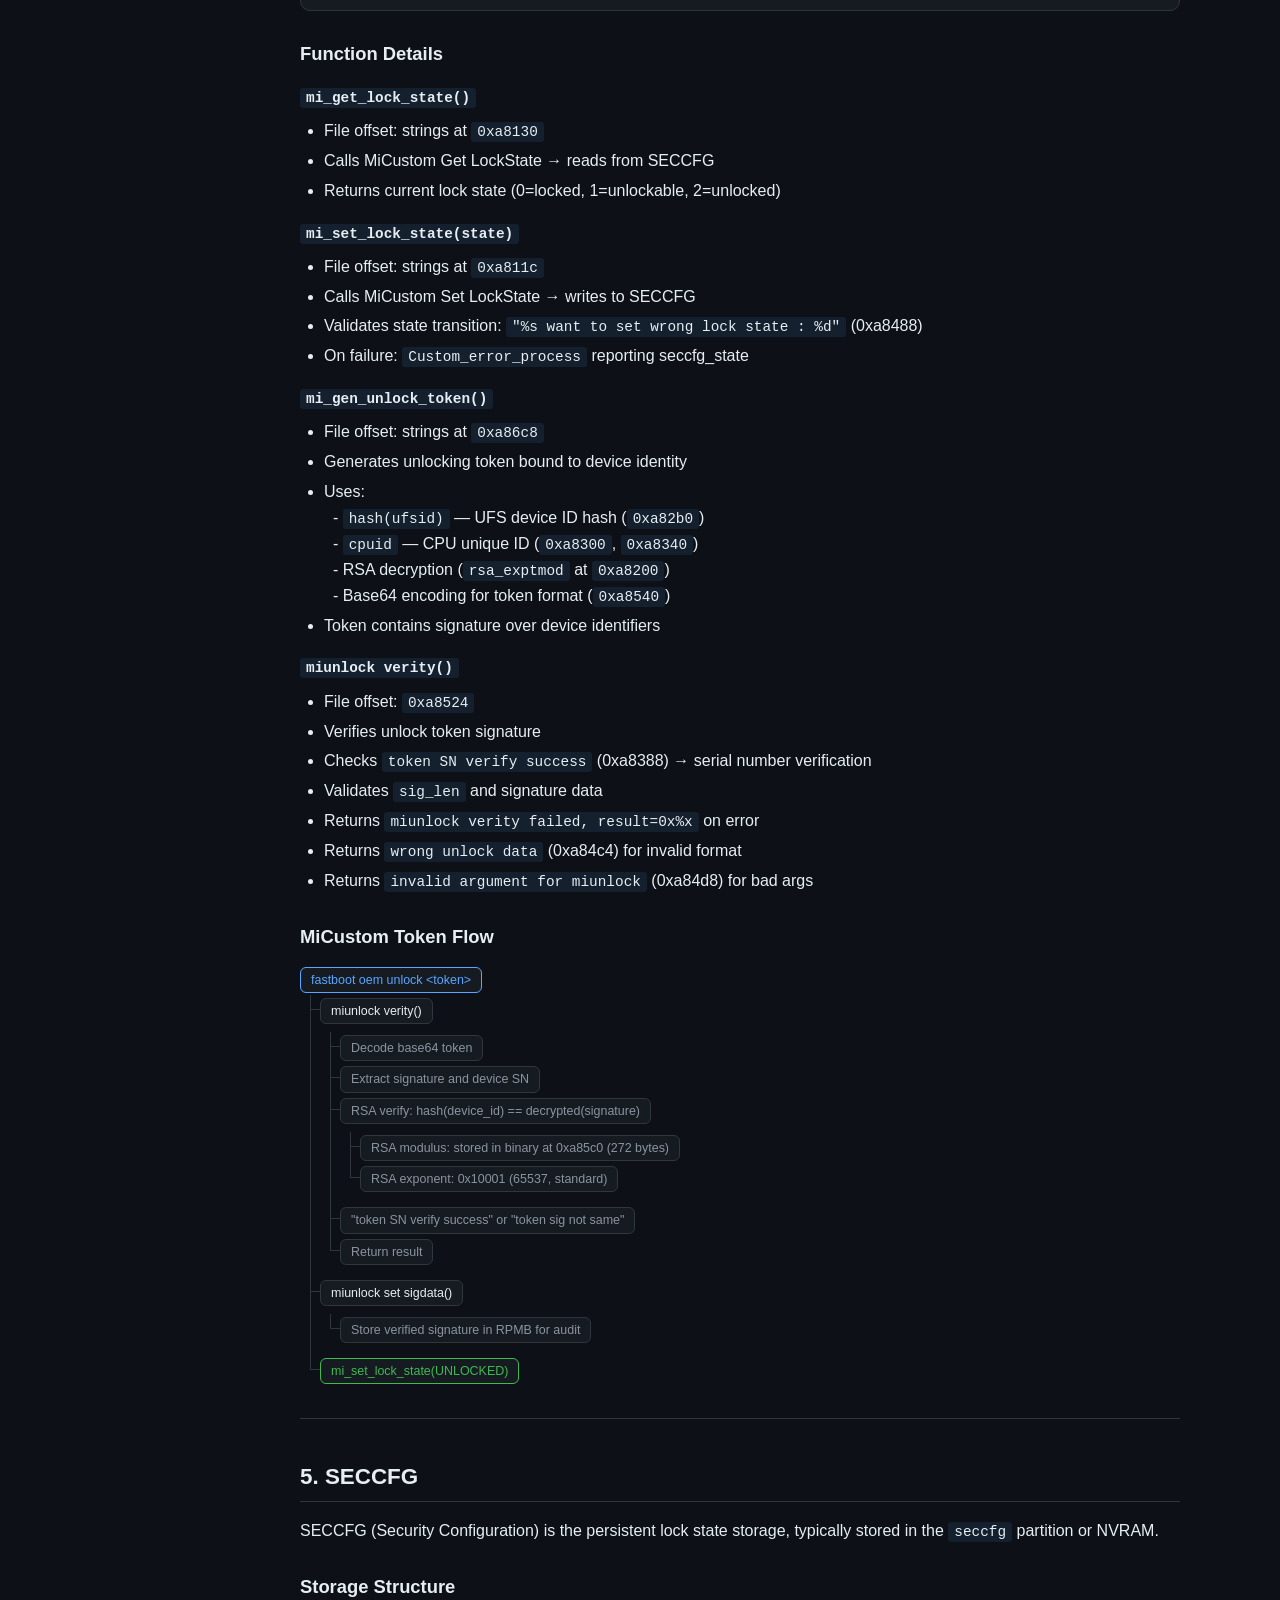
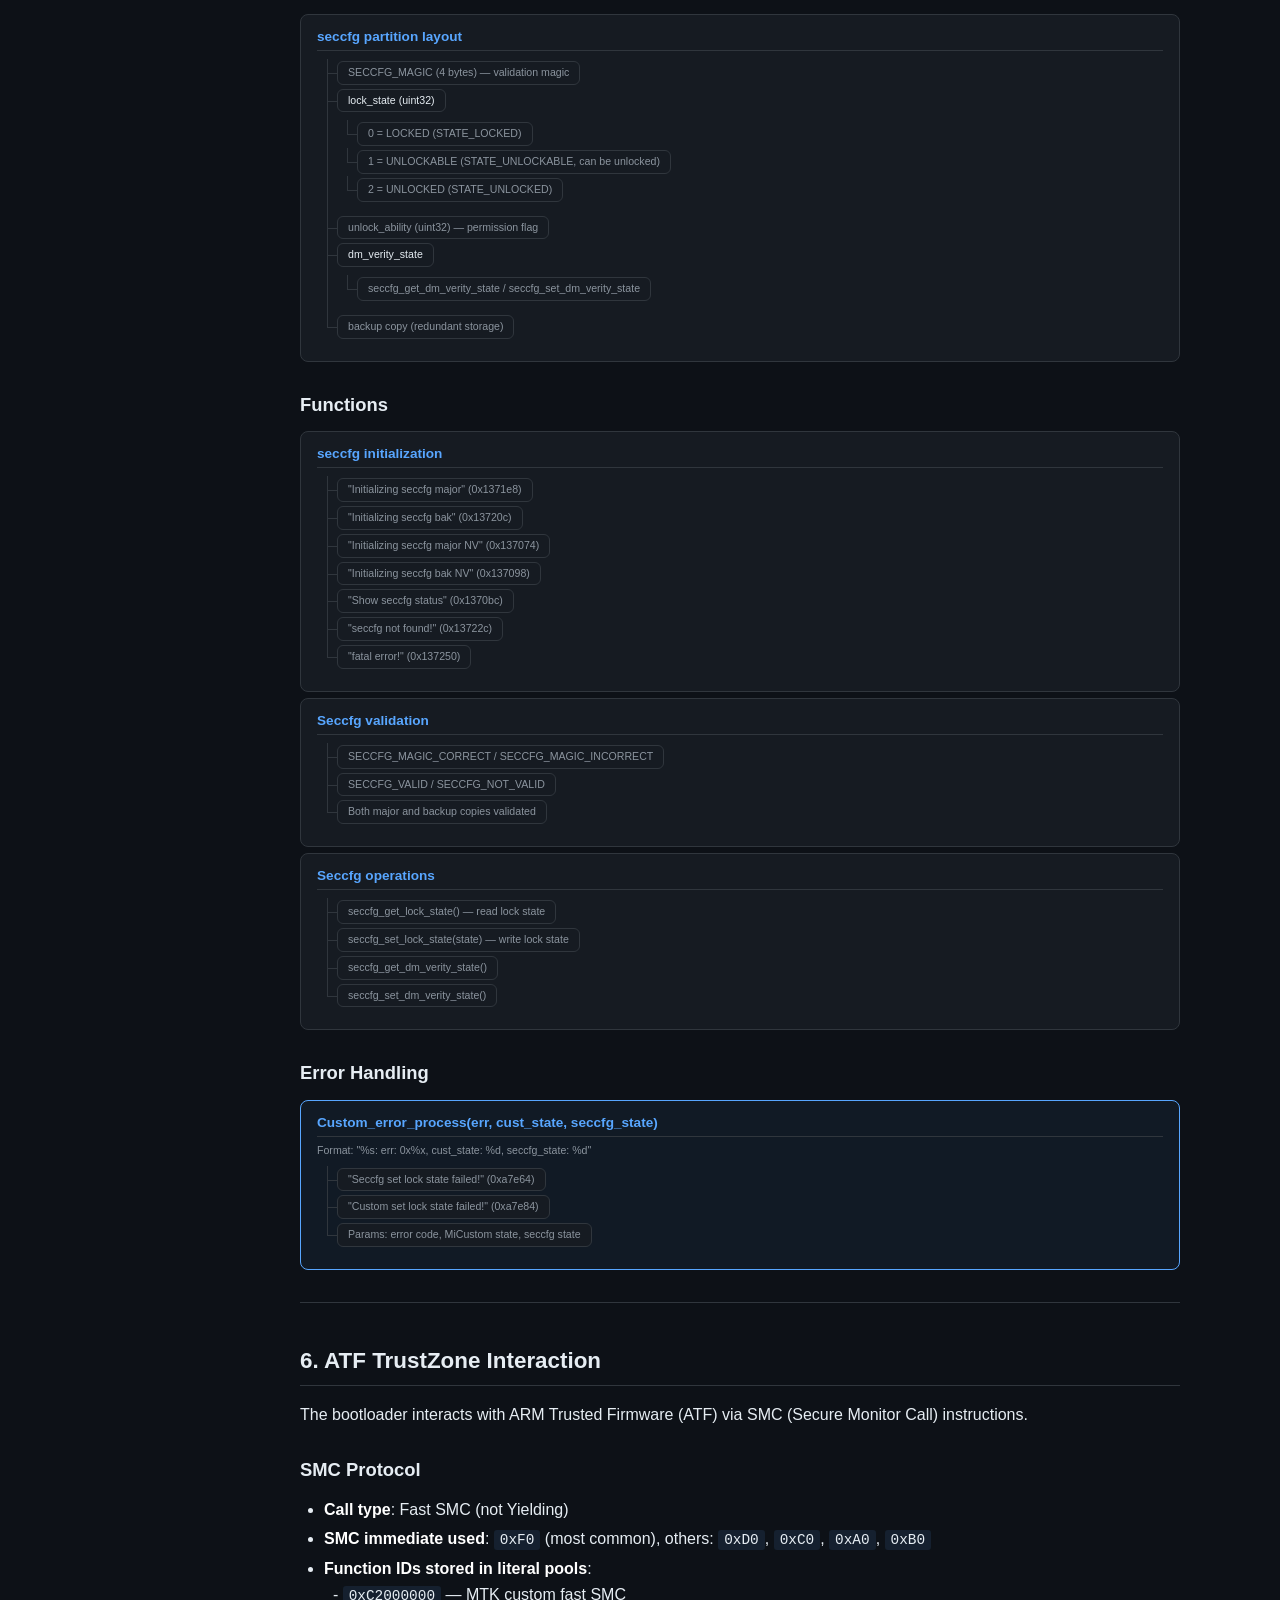
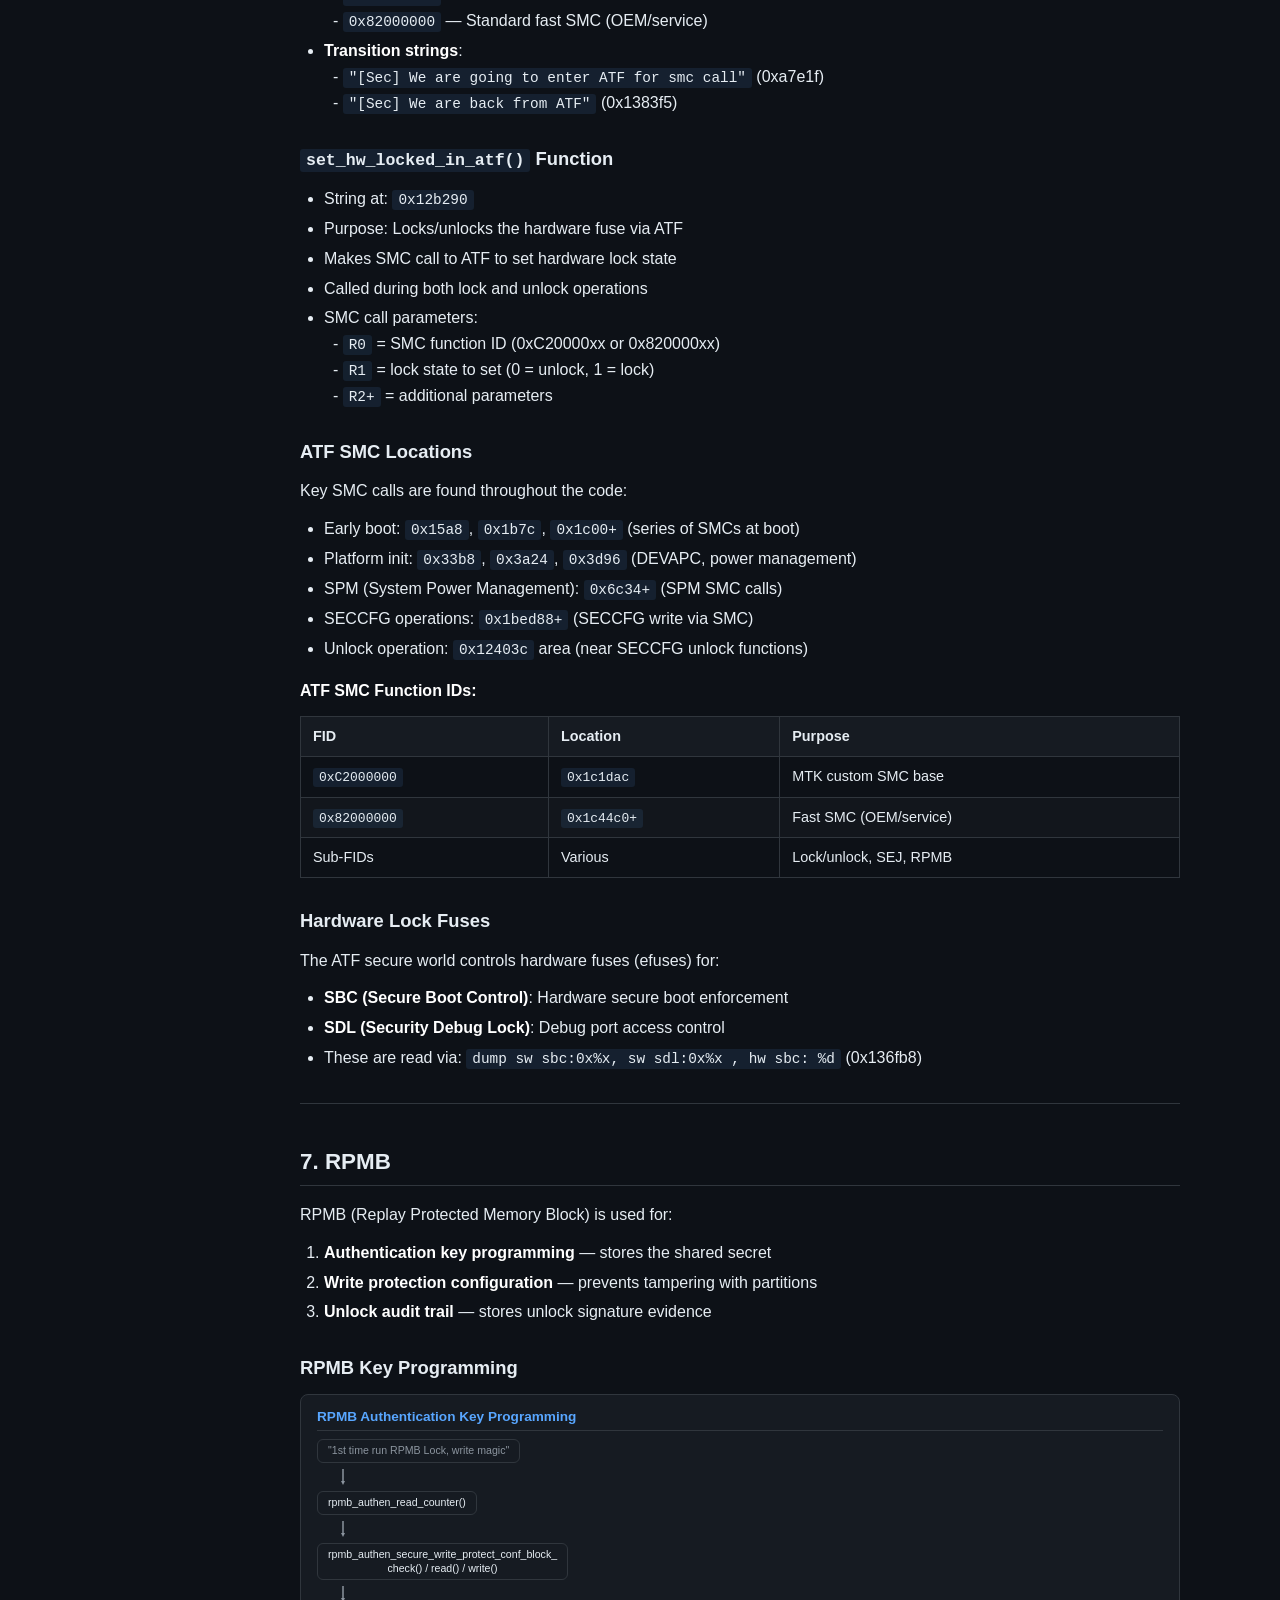
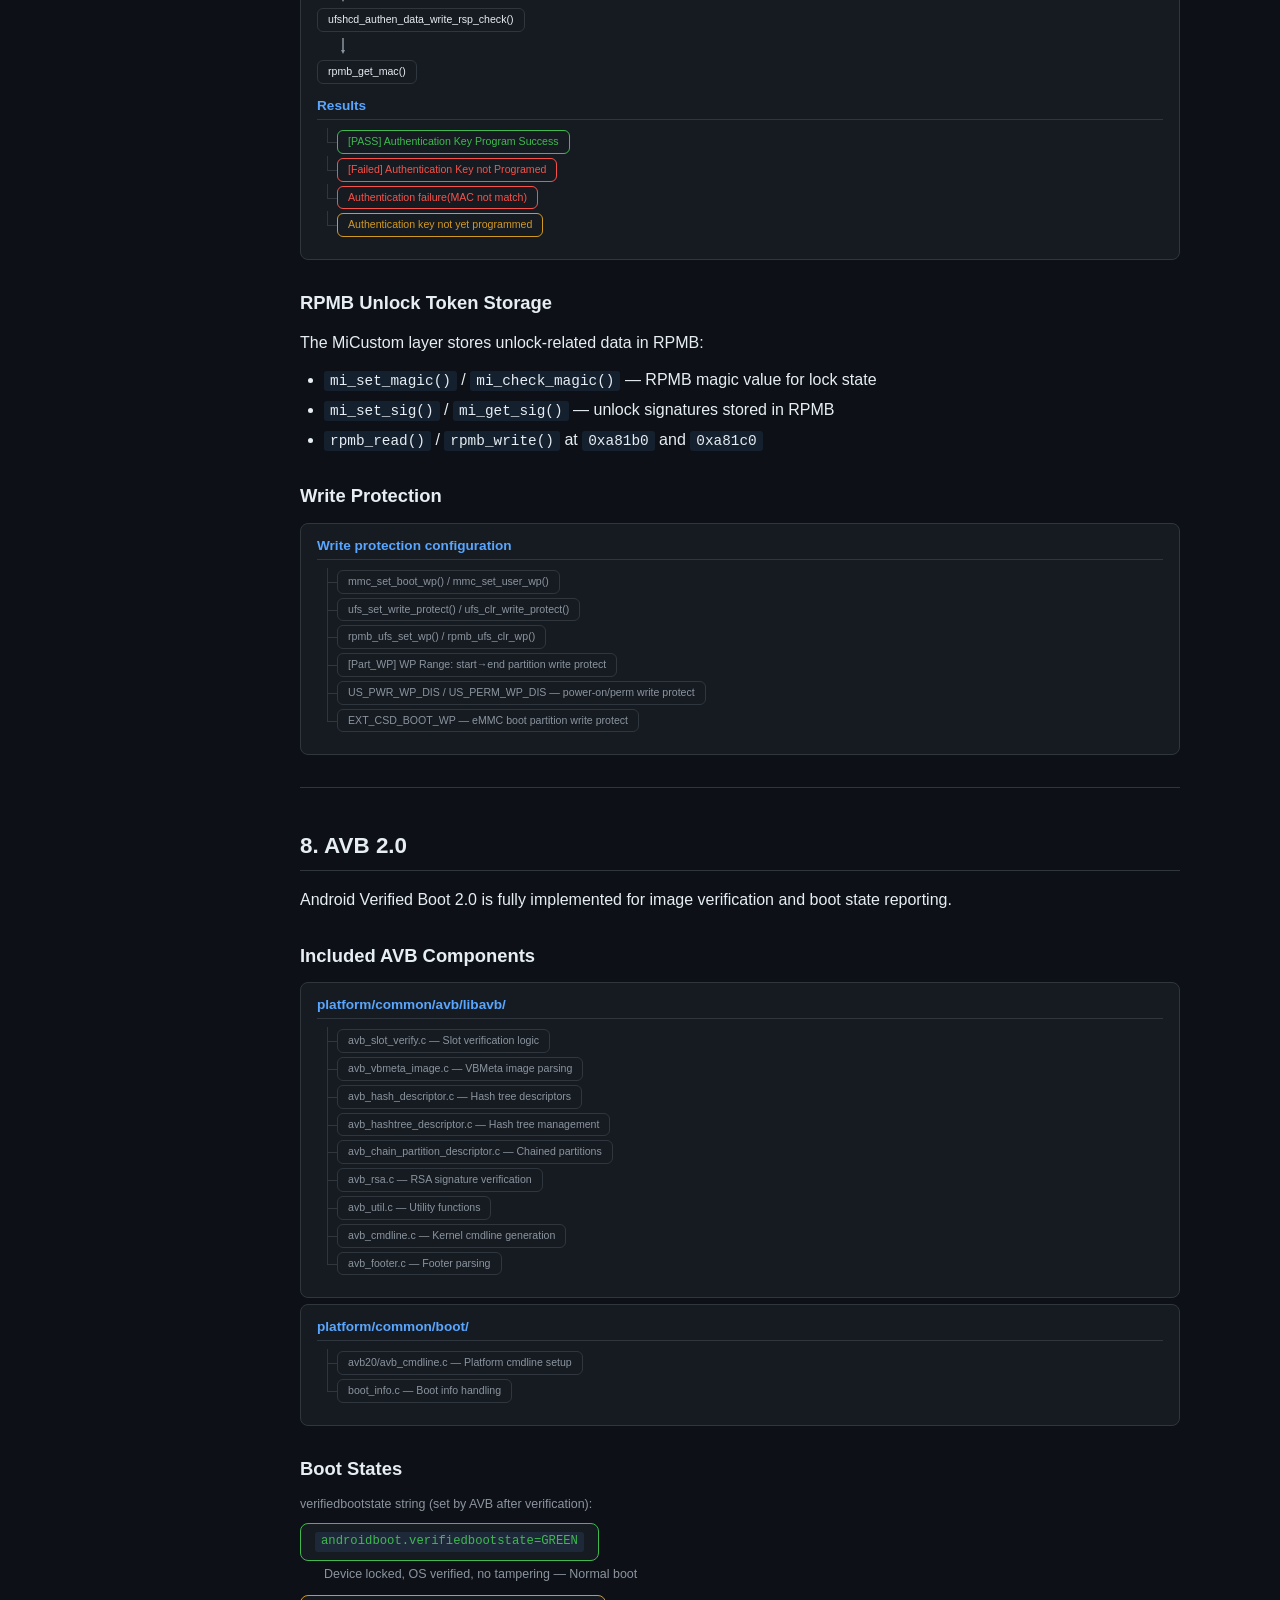
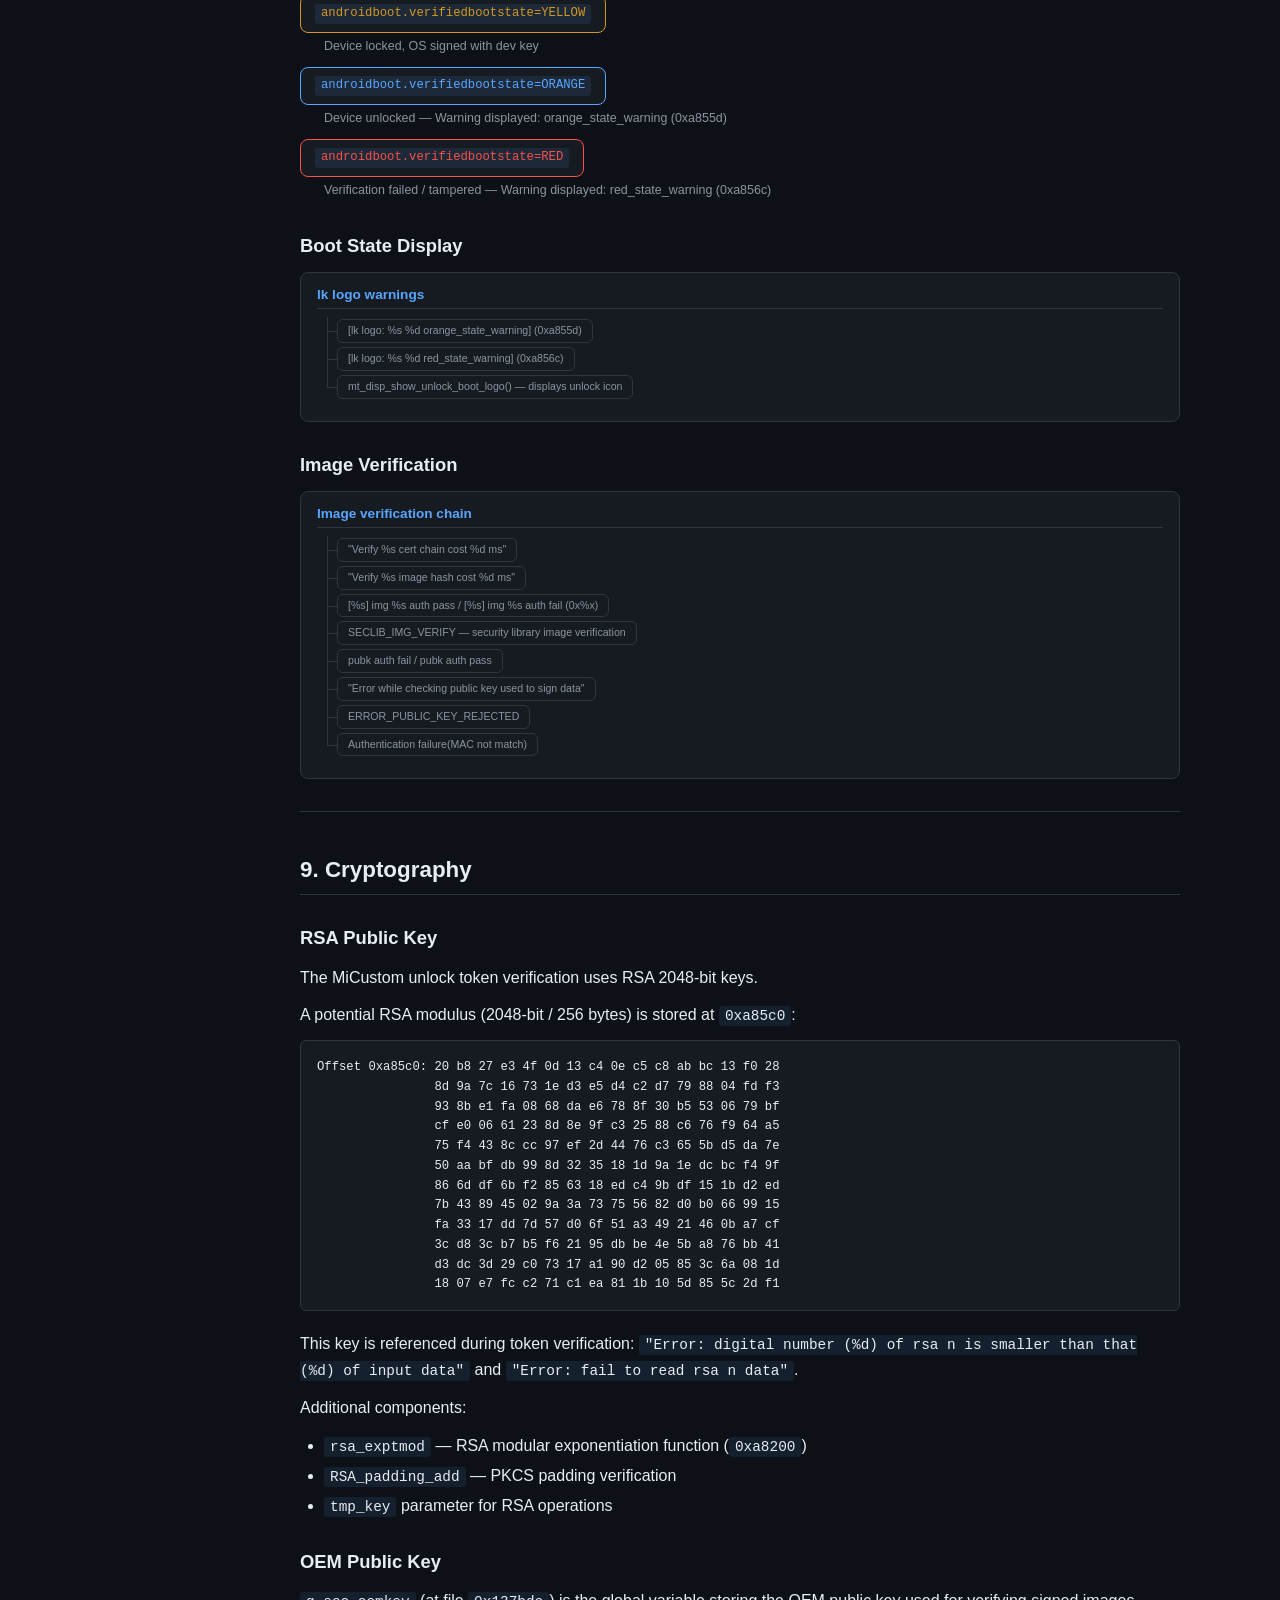
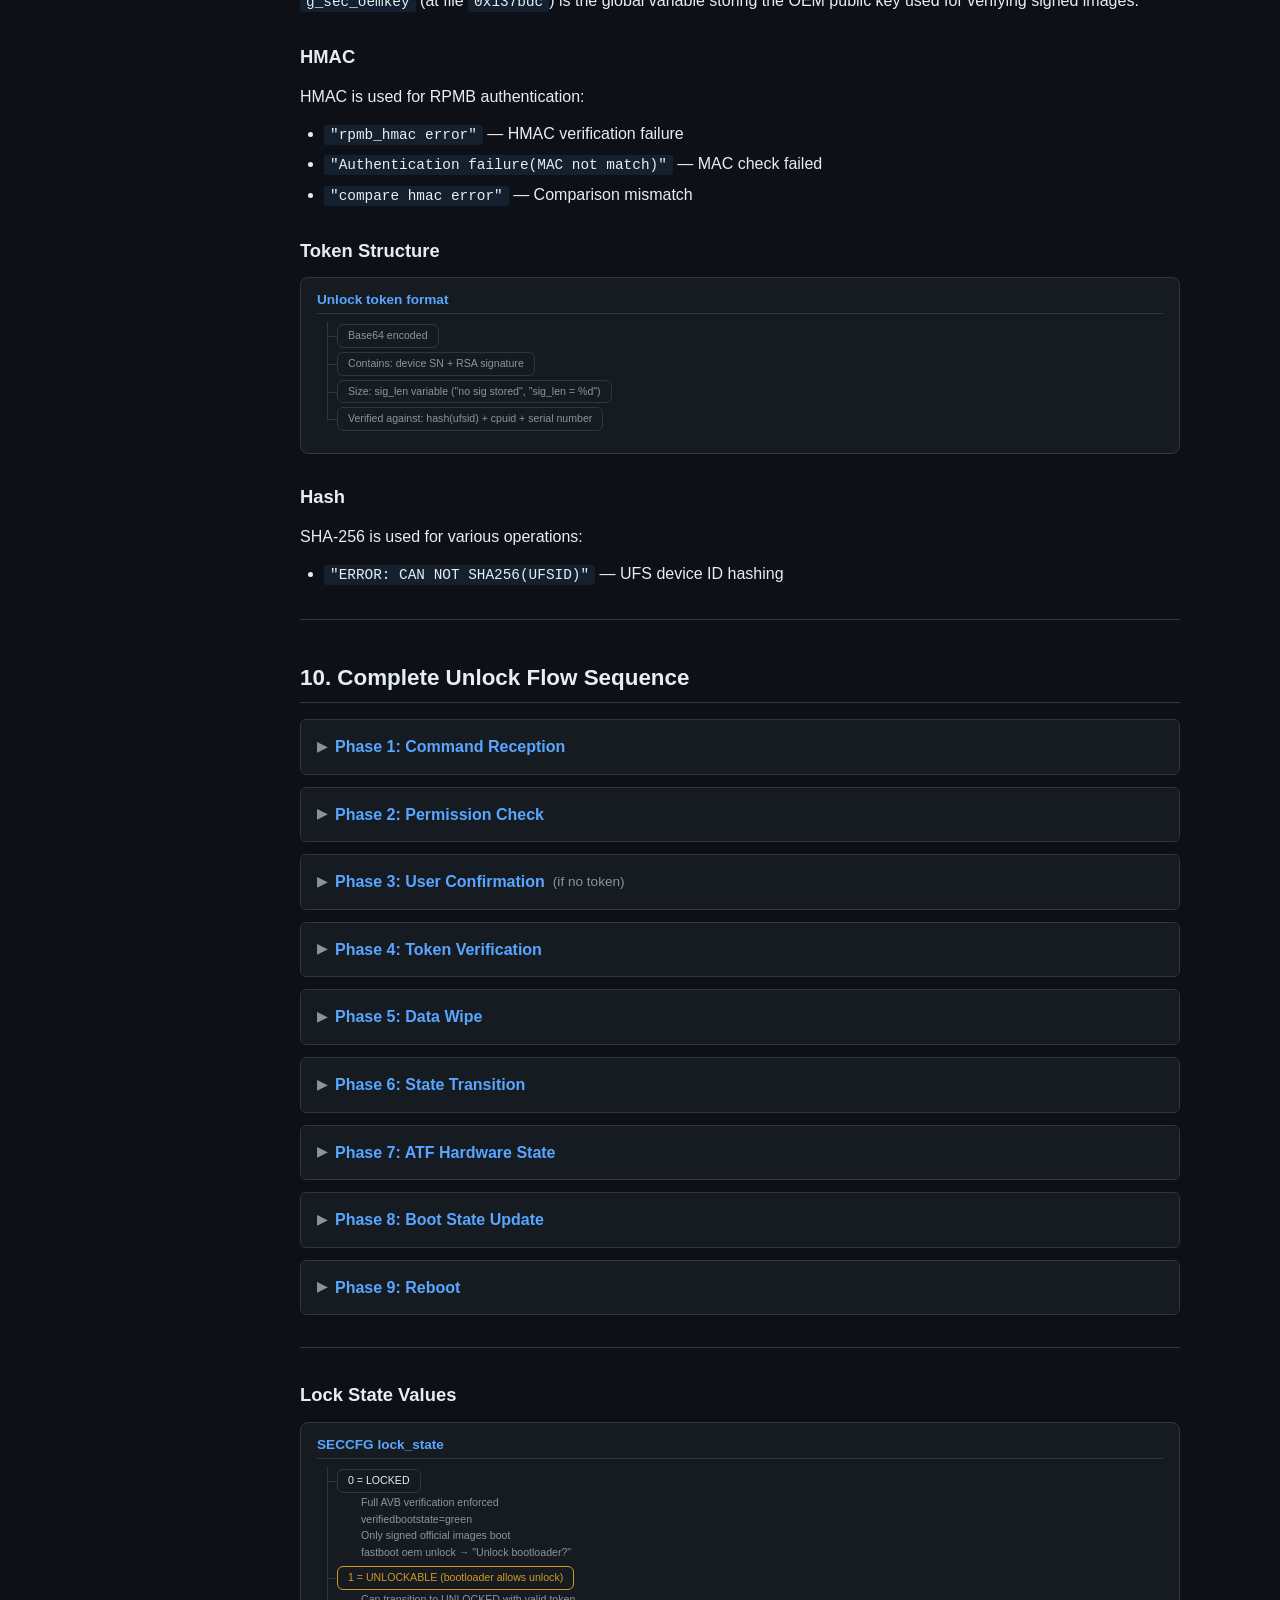
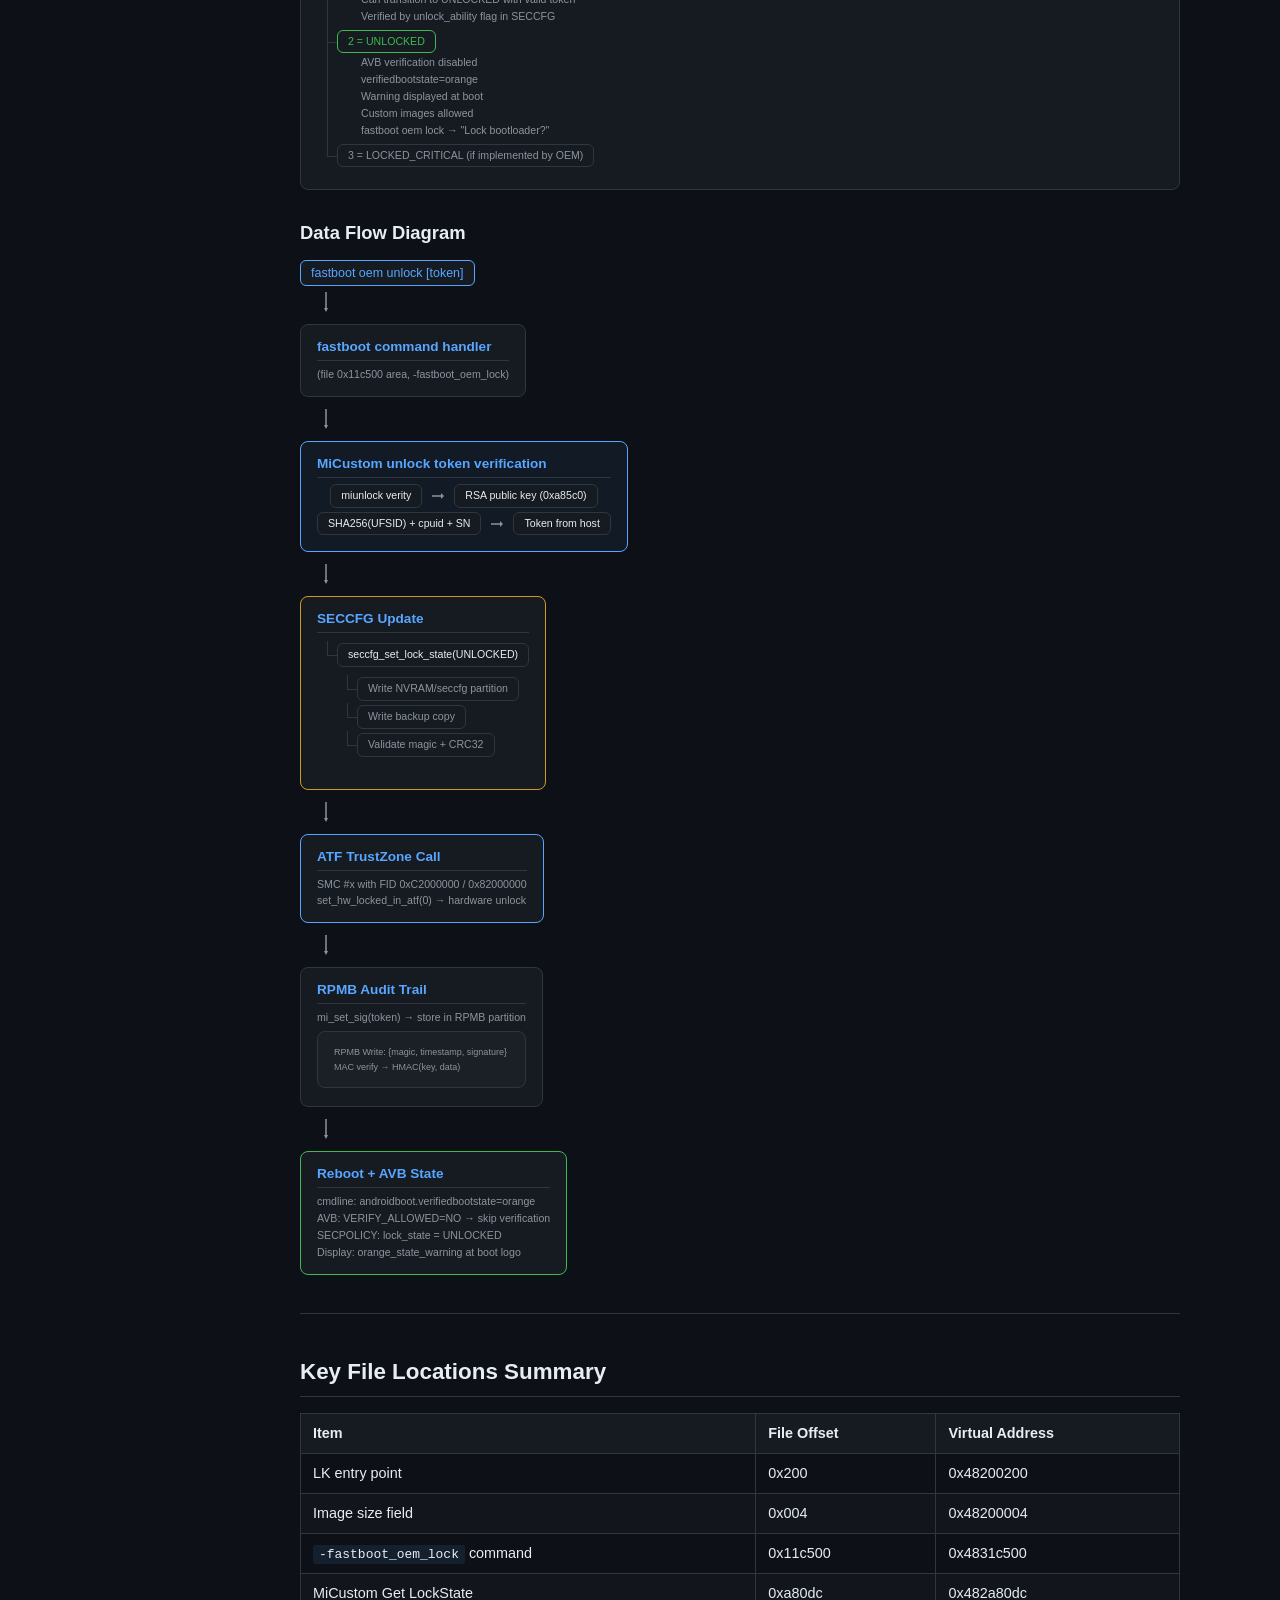
<file: xiaomi/bootloader/index.html>
<!DOCTYPE html>
<html lang="en">
<head>
<meta charset="UTF-8">
<meta name="viewport" content="width=device-width, initial-scale=1.0">
<meta name="theme-color" content="#0d1117">
<meta property="og:title" content="Xiaomi Redmi Note 12 Pro 5G (ruby) — LK Bootloader Unlock Analysis">
<meta property="og:description" content="Full reverse engineering analysis of the LK bootloader unlock mechanism on Xiaomi ruby (MT6877). Fastboot OEM unlock, MiCustom token verification, SECCFG, ATF, RPMB, AVB 2.0.">
<meta property="og:type" content="article">
<meta name="twitter:card" content="summary_large_image">
<meta name="twitter:title" content="Xiaomi ruby — LK Bootloader Unlock Analysis">
<meta name="twitter:description" content="Full RE analysis of LK bootloader unlock on Xiaomi ruby (MT6877).">
<title>Xiaomi ruby — LK Bootloader Unlock Analysis</title>
<link rel="stylesheet" href="style.css">
</head>
<body>

<div class="ai-banner">
  <strong>⚠ AI-Generated Content</strong><br>
  Entire article produced by AI. All information obtained via AI performing analysis using real tools (disassemblers, hex editors, mtkclient, etc.) on actual firmware dumps.
</div>

<button class="sidebar-toggle" id="sidebarToggle" aria-label="Toggle navigation">☰</button>
<div class="sidebar-overlay" id="sidebarOverlay"></div>

<nav class="sidebar" id="sidebar">
  <div class="sidebar-title">Sections</div>
  <a href="#top" onclick="closeSidebar()">Top</a>
  <a href="#overview" onclick="closeSidebar()">Overview</a>
  <a href="#toc" onclick="closeSidebar()">Table of Contents</a>
  <a href="#binary-arch" onclick="closeSidebar()">1. Binary Architecture</a>
  <a href="#boot-flow" onclick="closeSidebar()">2. Boot Flow Overview</a>
  <a href="#fastboot-oem" onclick="closeSidebar()">3. Fastboot OEM Unlock</a>
  <a href="#micustom" onclick="closeSidebar()">4. MiCustom Layer</a>
  <a href="#seccfg" onclick="closeSidebar()">5. SECCFG</a>
  <a href="#atf" onclick="closeSidebar()">6. ATF TrustZone</a>
  <a href="#rpmb" onclick="closeSidebar()">7. RPMB</a>
  <a href="#avb" onclick="closeSidebar()">8. AVB 2.0</a>
  <a href="#crypto" onclick="closeSidebar()">9. Cryptography</a>
  <a href="#unlock-flow" onclick="closeSidebar()">10. Unlock Flow</a>
  <div class="sidebar-section">
    <a href="#phase1" onclick="closeSidebar()">Phase 1: Command</a>
    <a href="#phase2" onclick="closeSidebar()">Phase 2: Permission</a>
    <a href="#phase3" onclick="closeSidebar()">Phase 3: Confirmation</a>
    <a href="#phase4" onclick="closeSidebar()">Phase 4: Token Verify</a>
    <a href="#phase5" onclick="closeSidebar()">Phase 5: Data Wipe</a>
    <a href="#phase6" onclick="closeSidebar()">Phase 6: State Transition</a>
    <a href="#phase7" onclick="closeSidebar()">Phase 7: ATF Hardware</a>
    <a href="#phase8" onclick="closeSidebar()">Phase 8: Boot State</a>
    <a href="#phase9" onclick="closeSidebar()">Phase 9: Reboot</a>
  </div>
  <a href="#lock-states" onclick="closeSidebar()">Lock State Values</a>
  <a href="#data-flow" onclick="closeSidebar()">Data Flow Diagram</a>
  <a href="#key-locations" onclick="closeSidebar()">Key Locations</a>
</nav>

<div class="main" id="top">
<div class="container">

<h1>Xiaomi Redmi Note 12 Pro 5G (ruby) — LK Bootloader Unlock Analysis</h1>

<div class="meta">
<span>Device: Xiaomi Redmi Note 12 Pro 5G (codename <code>ruby</code>)</span><br>
<span>SoC: MediaTek Dimensity 1080 (MT6877)</span>
<span>Bootloader: Mediatek Little Kernel (LK), ARMv7-A Thumb2</span><br>
<span>Binary: <code>lk_a.bin</code>, 8,388,608 bytes</span>
<span>Link address: <code>0x48200000</code></span>
<span>Code offset: <code>0x200</code></span>
</div>

<hr>

<h2 id="overview">Overview</h2>

<table>
<thead><tr><th>Property</th><th>Value</th></tr></thead>
<tbody>
<tr><td>Device</td><td>Xiaomi Redmi Note 12 Pro 5G (codename <code>ruby</code>)</td></tr>
<tr><td>SoC</td><td>MediaTek Dimensity 1080 (MT6877)</td></tr>
<tr><td>Bootloader</td><td>Mediatek Little Kernel (LK), ARMv7-A Thumb2</td></tr>
<tr><td>Binary</td><td><code>lk_a.bin</code>, 8,388,608 bytes</td></tr>
<tr><td>Link address</td><td><code>0x48200000</code> (DRAM load address)</td></tr>
<tr><td>Code offset</td><td><code>0x200</code> (0x200-byte header)</td></tr>
<tr><td>Image size</td><td><code>0x1BF668</code> (1,832,552 bytes)</td></tr>
</tbody>
</table>

<hr>

<h2 id="toc">Table of Contents</h2>

<ol>
<li><a href="#binary-arch">Binary Architecture</a></li>
<li><a href="#boot-flow">Boot Flow Overview</a></li>
<li><a href="#fastboot-oem">Fastboot OEM Unlock Command</a></li>
<li><a href="#micustom">MiCustom Layer — Xiaomi Unlock Logic</a></li>
<li><a href="#seccfg">SECCFG — Security Configuration Storage</a></li>
<li><a href="#atf">ATF TrustZone Interaction</a></li>
<li><a href="#rpmb">RPMB Write Protection</a></li>
<li><a href="#avb">AVB 2.0 Verified Boot States</a></li>
<li><a href="#crypto">Cryptography &amp; Token Verification</a></li>
<li><a href="#unlock-flow">Complete Unlock Flow Sequence</a></li>
</ol>

<hr>

<h2 id="binary-arch">1. Binary Architecture</h2>

<p>The LK binary is a raw binary with a Mediatek-specific header:</p>

<table>
<thead><tr><th>Offset</th><th>Size</th><th>Description</th></tr></thead>
<tbody>
<tr><td><code>0x000</code></td><td>4</td><td>Magic/ID1: <code>0x58881688</code></td></tr>
<tr><td><code>0x004</code></td><td>4</td><td>Image size: <code>0x001BF668</code></td></tr>
<tr><td><code>0x008</code></td><td>2</td><td>&quot;lk&quot; magic</td></tr>
<tr><td><code>0x00A</code></td><td>2</td><td>Padding</td></tr>
<tr><td><code>0x030</code></td><td>4</td><td>Magic/ID2: <code>0x58891689</code></td></tr>
<tr><td><code>0x034</code></td><td>4</td><td>Code offset: <code>0x200</code></td></tr>
<tr><td><code>0x038</code></td><td>4</td><td>Version: <code>0x1</code></td></tr>
<tr><td><code>0x200</code></td><td>-</td><td>ARM32 exception vectors (B handlers)</td></tr>
<tr><td><code>0x224</code></td><td>-</td><td>Early init: CP15 config, cache setup, relocation</td></tr>
<tr><td><code>0x280</code></td><td>-</td><td>Stack init for all CPU modes</td></tr>
<tr><td><code>0x25620+</code></td><td>-</td><td>Exception handlers (Undef, SWI, Prefetch, Data, IRQ, FIQ)</td></tr>
</tbody>
</table>

<p>The code is <strong>ARMv7-A Thumb2</strong> (interworking). Initial startup is ARM32, switches to Thumb2 via BX after relocation.</p>

<h3>Key Code Regions</h3>

<table>
<thead><tr><th>Region</th><th>File Offset</th><th>Content</th></tr></thead>
<tbody>
<tr><td>Startup</td><td>0x200-0x3000</td><td>ARM32 init, CP15, relocation</td></tr>
<tr><td>Kernel core</td><td>0x3000-0x80000</td><td>Threading, IPC, timers, DPC</td></tr>
<tr><td>Platform</td><td>0x80000-0x100000</td><td>MT6877 platform init, clocks, GPIO</td></tr>
<tr><td>AVB</td><td>0x100000-0x110000</td><td>Android Verified Boot 2.0</td></tr>
<tr><td>Fastboot</td><td>0x110000-0x120000</td><td>Fastboot protocol, OEM commands</td></tr>
<tr><td>SECCFG</td><td>0x136000-0x138000</td><td>Security config read/write</td></tr>
<tr><td>SECLIB</td><td>0x137000-0x138000</td><td>Security library (SEC_UNLOCK, SECLIB_IMG_VERIFY)</td></tr>
<tr><td>MiCustom</td><td>0x1bedca-0x1c0000</td><td>Mi unlock token, lock state</td></tr>
<tr><td>ATF wrapper</td><td>0x1c0000-0x1e0000</td><td>ARM Trusted Firmware SMC calls</td></tr>
</tbody>
</table>

<hr>

<h2 id="boot-flow">2. Boot Flow Overview</h2>

<div class="fchain">
<span class="fnode">Preloader<br>(BootROM)</span>
<span class="farr"><svg width="24" height="16" viewBox="0 0 24 16"><line x1="2" y1="8" x2="18" y2="8" stroke="currentColor" stroke-width="1.5"/><polygon points="18,4 22,8 18,12" fill="currentColor"/></svg></span>
<span class="fnode">LK<br>(lk_a)</span>
<span class="farr"><svg width="24" height="16" viewBox="0 0 24 16"><line x1="2" y1="8" x2="18" y2="8" stroke="currentColor" stroke-width="1.5"/><polygon points="18,4 22,8 18,12" fill="currentColor"/></svg></span>
<span class="fnode">Boot image<br>(boot_a)</span>
<span class="farr"><svg width="24" height="16" viewBox="0 0 24 16"><line x1="2" y1="8" x2="18" y2="8" stroke="currentColor" stroke-width="1.5"/><polygon points="18,4 22,8 18,12" fill="currentColor"/></svg></span>
<span class="fnode">Android</span>
</div>

<h3>LK Startup Sequence</h3>

<ol>
<li><strong>Exception vectors</strong> at 0x200 (B to handlers)</li>
<li><strong>Early init (ARM32)</strong>:<br>
&nbsp;&nbsp;- Read CP15 system control register<br>
&nbsp;&nbsp;- Disable L1 cache, MMU<br>
&nbsp;&nbsp;- Self-relocation: copy image from load address to link address <code>0x48200000</code><br>
&nbsp;&nbsp;- Jump to relocated entry <code>0x48200080</code></li>
<li><strong>Stack init</strong>: Configure SP for IRQ, FIQ, SVC, ABT, UND modes</li>
<li><strong>Platform init</strong>: MT6877 clocks, PMIC, UART, display</li>
<li><strong>Image verification</strong>: Verify boot/recovery images via AVB 2.0</li>
<li><strong>Boot state management</strong>: Read SECCFG, set verifiedbootstate cmdline</li>
<li><strong>Kernel boot</strong>: Load and jump to kernel</li>
</ol>

<hr>

<h2 id="fastboot-oem">3. Fastboot OEM Unlock Command</h2>

<h3>Command Registration</h3>

<p>The <code>fastboot oem unlock</code> command is registered via the fastboot command table with the string <code>-fastboot_oem_lock</code> (at <code>0x11c4ff</code>). The leading <code>-</code> indicates this is an OEM-specific command.</p>

<h3>Command Handler Flow</h3>

<div class="flow">
<div class="ftree">
<div class="ftree-item">
<div class="ftree-node"><span class="fnode accent sm">fastboot oem unlock [token]</span></div>
</div>
<div class="ftree-item">
<div class="ftree-line"><span class="tee"></span></div>
<div class="ftree-node"><span class="fnode sm">Check parameters</span>
<div class="ftree">
<div class="ftree-item">
<div class="ftree-line end"><span class="tee"></span></div>
<div class="ftree-node"><span class="fnode dim sm">&quot;argument size is wrong&quot; (0x11c958)</span></div>
</div>
<div class="ftree-item">
<div class="ftree-line end"><span class="tee"></span></div>
<div class="ftree-node"><span class="fnode dim sm">&quot;command length is %d&quot; (0x11c96c)</span></div>
</div>
</div>
</div>
</div>
<div class="ftree-item">
<div class="ftree-line"><span class="tee"></span></div>
<div class="ftree-node"><span class="fnode sm">Read unlock_ability from SECCFG</span>
<div class="ftree">
<div class="ftree-item">
<div class="ftree-line end"><span class="tee"></span></div>
<div class="ftree-node"><span class="fnode dim sm">&quot;unlock_ability = %d&quot; (0x11c91c)</span></div>
</div>
<div class="ftree-item">
<div class="ftree-line end"><span class="tee"></span></div>
<div class="ftree-node"><span class="fnode dim sm">&quot;unlock_allowed_flag_offset: 0x%llx&quot; (0x11c904)</span></div>
</div>
<div class="ftree-item">
<div class="ftree-line end"><span class="tee"></span></div>
<div class="ftree-node"><span class="fnode err dim sm">&quot;Failed to get unlock permission - Err:0x%x&quot; (0x11c929)</span></div>
</div>
</div>
</div>
</div>
<div class="ftree-item">
<div class="ftree-line"><span class="tee"></span></div>
<div class="ftree-node"><span class="fnode sm">Check if bootloader allows unlock</span>
<div class="ftree">
<div class="ftree-item">
<div class="ftree-line end"><span class="tee"></span></div>
<div class="ftree-node"><span class="fnode err sm">unlock_ability == 0 → deny</span></div>
</div>
</div>
</div>
</div>
<div class="ftree-item">
<div class="ftree-line"><span class="tee"></span></div>
<div class="ftree-node"><span class="fnode sm">User confirmation (if no token provided)</span>
<div class="ftree">
<div class="ftree-item">
<div class="ftree-line"><span class="tee"></span></div>
<div class="ftree-node"><span class="fnode dim sm">Show: &quot;Unlock bootloader?&quot; (0x11c56c)</span></div>
</div>
<div class="ftree-item">
<div class="ftree-line"><span class="tee"></span></div>
<div class="ftree-node"><span class="fnode dim sm">&quot;Or, device will power off in %ds&quot;</span></div>
</div>
<div class="ftree-item">
<div class="ftree-line"><span class="tee"></span></div>
<div class="ftree-node"><span class="fnode dim sm">&quot;If you unlock the bootloader,you will be able to install custom operating&quot;</span></div>
</div>
<div class="ftree-item">
<div class="ftree-line"><span class="tee"></span></div>
<div class="ftree-node"><span class="fnode dim sm">&quot;Yes (Volume UP):Unlock(may void warranty)&quot; (0x11c764)</span></div>
</div>
<div class="ftree-item">
<div class="ftree-line end"><span class="tee"></span></div>
<div class="ftree-node"><span class="fnode dim sm">&quot;No (Volume Down):Do not unlock bootloader&quot; (0x11c794)</span></div>
</div>
</div>
</div>
</div>
<div class="ftree-item">
<div class="ftree-line"><span class="tee"></span></div>
<div class="ftree-node"><span class="fnode sm">Token verification (if token provided)</span>
<div class="ftree">
<div class="ftree-item">
<div class="ftree-line end"><span class="tee"></span></div>
<div class="ftree-node"><span class="fnode dim sm">mi_gen_unlock_token → miunlock verity → token SN verify</span></div>
</div>
</div>
</div>
</div>
<div class="ftree-item">
<div class="ftree-line"><span class="tee"></span></div>
<div class="ftree-node"><span class="fnode sm">Data wipe</span>
<div class="ftree">
<div class="ftree-item">
<div class="ftree-line end"><span class="tee"></span></div>
<div class="ftree-node"><span class="fnode dim sm">unlock_erase (0x11c514) → factory reset</span></div>
</div>
<div class="ftree-item">
<div class="ftree-line end"><span class="tee"></span></div>
<div class="ftree-node"><span class="fnode dim sm">&quot;To prevent unauthorized access to your personal data,unlocking the bootloader&quot;</span></div>
</div>
</div>
</div>
</div>
<div class="ftree-item">
<div class="ftree-line"><span class="tee"></span></div>
<div class="ftree-node"><span class="fnode sm">Set lock state</span>
<div class="ftree">
<div class="ftree-item">
<div class="ftree-line"><span class="tee"></span></div>
<div class="ftree-node"><span class="fnode dim sm">mi_set_lock_state(STATE_UNLOCKED)</span></div>
</div>
<div class="ftree-item">
<div class="ftree-line"><span class="tee"></span></div>
<div class="ftree-node"><span class="fnode dim sm">seccfg_set_lock_state(STATE_UNLOCKED)</span></div>
</div>
<div class="ftree-item">
<div class="ftree-line end"><span class="tee"></span></div>
<div class="ftree-node"><span class="fnode err dim sm">&quot;set lock failed - Err:0x%x&quot; (0x11ca00)</span></div>
</div>
</div>
</div>
</div>
<div class="ftree-item">
<div class="ftree-line"><span class="tee"></span></div>
<div class="ftree-node"><span class="fnode sm">ATF hardware lock</span>
<div class="ftree">
<div class="ftree-item">
<div class="ftree-line end"><span class="tee"></span></div>
<div class="ftree-node"><span class="fnode dim sm">set_hw_locked_in_atf(0) → SMC call to TrustZone</span></div>
</div>
</div>
</div>
</div>
<div class="ftree-item">
<div class="ftree-line end"><span class="tee"></span></div>
<div class="ftree-node"><span class="fnode warn sm">Reboot</span></div>
</div>
</div>
</div>

<hr>

<h2 id="micustom">4. MiCustom Layer</h2>

<p>Xiaomi implements a custom unlock layer (separate from standard AOSP fastboot unlock). The MiCustom functions are linked as a separate module in LK.</p>

<h3>API Surface</h3>

<div class="api-dash">
<div class="api-dash-header"><span style="font-size:1.1em;opacity:0.7">◆</span> MiCustom Interface</div>
<div class="api-dash-body">
<div class="api-fn-card"><span class="api-fn-dot get"></span><span class="api-fn-name">mi_get_lock_state()</span><span class="api-fn-desc">reads lock state</span></div>
<div class="api-fn-card"><span class="api-fn-dot set"></span><span class="api-fn-name">mi_set_lock_state(state)</span><span class="api-fn-desc">writes lock state</span></div>
<div class="api-fn-card"><span class="api-fn-dot action"></span><span class="api-fn-name">mi_gen_unlock_token()</span><span class="api-fn-desc">generates token</span></div>
<div class="api-fn-card"><span class="api-fn-dot action"></span><span class="api-fn-name">miunlock verity()</span><span class="api-fn-desc">verifies token</span></div>
<div class="api-fn-card"><span class="api-fn-dot set"></span><span class="api-fn-name">miunlock set sigdata()</span><span class="api-fn-desc">stores signature</span></div>
<div class="api-fn-card"><span class="api-fn-dot get"></span><span class="api-fn-name">mi_check_magic()</span><span class="api-fn-desc">checks RPMB magic</span></div>
<div class="api-fn-card"><span class="api-fn-dot get"></span><span class="api-fn-name">mi_get_magic()</span><span class="api-fn-desc">reads RPMB magic</span></div>
<div class="api-fn-card"><span class="api-fn-dot set"></span><span class="api-fn-name">mi_set_magic()</span><span class="api-fn-desc">writes RPMB magic</span></div>
<div class="api-fn-card"><span class="api-fn-dot get"></span><span class="api-fn-name">mi_get_sig()</span><span class="api-fn-desc">reads signature</span></div>
<div class="api-fn-card"><span class="api-fn-dot set"></span><span class="api-fn-name">mi_set_sig()</span><span class="api-fn-desc">writes signature</span></div>
<div class="api-fn-card"><span class="api-fn-dot err"></span><span class="api-fn-name">Custom_error_process()</span><span class="api-fn-desc">error handler</span></div>
</div>
</div>

<h3>Function Details</h3>

<h4><code>mi_get_lock_state()</code></h4>
<ul>
<li>File offset: strings at <code>0xa8130</code></li>
<li>Calls MiCustom Get LockState → reads from SECCFG</li>
<li>Returns current lock state (0=locked, 1=unlockable, 2=unlocked)</li>
</ul>

<h4><code>mi_set_lock_state(state)</code></h4>
<ul>
<li>File offset: strings at <code>0xa811c</code></li>
<li>Calls MiCustom Set LockState → writes to SECCFG</li>
<li>Validates state transition: <code>"%s want to set wrong lock state : %d"</code> (0xa8488)</li>
<li>On failure: <code>Custom_error_process</code> reporting seccfg_state</li>
</ul>

<h4><code>mi_gen_unlock_token()</code></h4>
<ul>
<li>File offset: strings at <code>0xa86c8</code></li>
<li>Generates unlocking token bound to device identity</li>
<li>Uses:<br>
&nbsp;&nbsp;- <code>hash(ufsid)</code> — UFS device ID hash (<code>0xa82b0</code>)<br>
&nbsp;&nbsp;- <code>cpuid</code> — CPU unique ID (<code>0xa8300</code>, <code>0xa8340</code>)<br>
&nbsp;&nbsp;- RSA decryption (<code>rsa_exptmod</code> at <code>0xa8200</code>)<br>
&nbsp;&nbsp;- Base64 encoding for token format (<code>0xa8540</code>)</li>
<li>Token contains signature over device identifiers</li>
</ul>

<h4><code>miunlock verity()</code></h4>
<ul>
<li>File offset: <code>0xa8524</code></li>
<li>Verifies unlock token signature</li>
<li>Checks <code>token SN verify success</code> (0xa8388) → serial number verification</li>
<li>Validates <code>sig_len</code> and signature data</li>
<li>Returns <code>miunlock verity failed, result=0x%x</code> on error</li>
<li>Returns <code>wrong unlock data</code> (0xa84c4) for invalid format</li>
<li>Returns <code>invalid argument for miunlock</code> (0xa84d8) for bad args</li>
</ul>

<h3>MiCustom Token Flow</h3>

<div class="flow">
<div class="ftree">
<div class="ftree-item">
<div class="ftree-node"><span class="fnode accent sm">fastboot oem unlock &lt;token&gt;</span></div>
</div>
<div class="ftree-item">
<div class="ftree-line"><span class="tee"></span></div>
<div class="ftree-node"><span class="fnode sm">miunlock verity()</span>
<div class="ftree">
<div class="ftree-item">
<div class="ftree-line"><span class="tee"></span></div>
<div class="ftree-node"><span class="fnode dim sm">Decode base64 token</span></div>
</div>
<div class="ftree-item">
<div class="ftree-line"><span class="tee"></span></div>
<div class="ftree-node"><span class="fnode dim sm">Extract signature and device SN</span></div>
</div>
<div class="ftree-item">
<div class="ftree-line"><span class="tee"></span></div>
<div class="ftree-node"><span class="fnode dim sm">RSA verify: hash(device_id) == decrypted(signature)</span>
<div class="ftree">
<div class="ftree-item">
<div class="ftree-line"><span class="tee"></span></div>
<div class="ftree-node"><span class="fnode dim sm">RSA modulus: stored in binary at 0xa85c0 (272 bytes)</span></div>
</div>
<div class="ftree-item">
<div class="ftree-line end"><span class="tee"></span></div>
<div class="ftree-node"><span class="fnode dim sm">RSA exponent: 0x10001 (65537, standard)</span></div>
</div>
</div>
</div>
</div>
<div class="ftree-item">
<div class="ftree-line"><span class="tee"></span></div>
<div class="ftree-node"><span class="fnode dim sm">&quot;token SN verify success&quot; or &quot;token sig not same&quot;</span></div>
</div>
<div class="ftree-item">
<div class="ftree-line end"><span class="tee"></span></div>
<div class="ftree-node"><span class="fnode dim sm">Return result</span></div>
</div>
</div>
</div>
</div>
<div class="ftree-item">
<div class="ftree-line"><span class="tee"></span></div>
<div class="ftree-node"><span class="fnode sm">miunlock set sigdata()</span>
<div class="ftree">
<div class="ftree-item">
<div class="ftree-line end"><span class="tee"></span></div>
<div class="ftree-node"><span class="fnode dim sm">Store verified signature in RPMB for audit</span></div>
</div>
</div>
</div>
</div>
<div class="ftree-item">
<div class="ftree-line end"><span class="tee"></span></div>
<div class="ftree-node"><span class="fnode ok sm">mi_set_lock_state(UNLOCKED)</span></div>
</div>
</div>
</div>

<hr>

<h2 id="seccfg">5. SECCFG</h2>

<p>SECCFG (Security Configuration) is the persistent lock state storage, typically stored in the <code>seccfg</code> partition or NVRAM.</p>

<h3>Storage Structure</h3>

<div class="flow">
<div class="fbox">
<div class="fbox-title">seccfg partition layout</div>
<div class="ftree">
<div class="ftree-item">
<div class="ftree-line"><span class="tee"></span></div>
<div class="ftree-node"><span class="fnode dim sm">SECCFG_MAGIC (4 bytes) — validation magic</span></div>
</div>
<div class="ftree-item">
<div class="ftree-line"><span class="tee"></span></div>
<div class="ftree-node"><span class="fnode sm">lock_state (uint32)</span>
<div class="ftree">
<div class="ftree-item">
<div class="ftree-line end"><span class="tee"></span></div>
<div class="ftree-node"><span class="fnode dim sm">0 = LOCKED (STATE_LOCKED)</span></div>
</div>
<div class="ftree-item">
<div class="ftree-line end"><span class="tee"></span></div>
<div class="ftree-node"><span class="fnode dim sm">1 = UNLOCKABLE (STATE_UNLOCKABLE, can be unlocked)</span></div>
</div>
<div class="ftree-item">
<div class="ftree-line end"><span class="tee"></span></div>
<div class="ftree-node"><span class="fnode dim sm">2 = UNLOCKED (STATE_UNLOCKED)</span></div>
</div>
</div>
</div>
</div>
<div class="ftree-item">
<div class="ftree-line"><span class="tee"></span></div>
<div class="ftree-node"><span class="fnode dim sm">unlock_ability (uint32) — permission flag</span></div>
</div>
<div class="ftree-item">
<div class="ftree-line"><span class="tee"></span></div>
<div class="ftree-node"><span class="fnode sm">dm_verity_state</span>
<div class="ftree">
<div class="ftree-item">
<div class="ftree-line end"><span class="tee"></span></div>
<div class="ftree-node"><span class="fnode dim sm">seccfg_get_dm_verity_state / seccfg_set_dm_verity_state</span></div>
</div>
</div>
</div>
</div>
<div class="ftree-item">
<div class="ftree-line end"><span class="tee"></span></div>
<div class="ftree-node"><span class="fnode dim sm">backup copy (redundant storage)</span></div>
</div>
</div>
</div>
</div>

<h3>Functions</h3>

<div class="flow">
<div class="fbox">
<div class="fbox-title">seccfg initialization</div>
<div class="ftree">
<div class="ftree-item"><div class="ftree-line"><span class="tee"></span></div><div class="ftree-node"><span class="fnode dim sm">&quot;Initializing seccfg major&quot; (0x1371e8)</span></div></div>
<div class="ftree-item"><div class="ftree-line"><span class="tee"></span></div><div class="ftree-node"><span class="fnode dim sm">&quot;Initializing seccfg bak&quot; (0x13720c)</span></div></div>
<div class="ftree-item"><div class="ftree-line"><span class="tee"></span></div><div class="ftree-node"><span class="fnode dim sm">&quot;Initializing seccfg major NV&quot; (0x137074)</span></div></div>
<div class="ftree-item"><div class="ftree-line"><span class="tee"></span></div><div class="ftree-node"><span class="fnode dim sm">&quot;Initializing seccfg bak NV&quot; (0x137098)</span></div></div>
<div class="ftree-item"><div class="ftree-line"><span class="tee"></span></div><div class="ftree-node"><span class="fnode dim sm">&quot;Show seccfg status&quot; (0x1370bc)</span></div></div>
<div class="ftree-item"><div class="ftree-line"><span class="tee"></span></div><div class="ftree-node"><span class="fnode err dim sm">&quot;seccfg not found!&quot; (0x13722c)</span></div></div>
<div class="ftree-item"><div class="ftree-line end"><span class="tee"></span></div><div class="ftree-node"><span class="fnode err dim sm">&quot;fatal error!&quot; (0x137250)</span></div></div>
</div>
</div>
<div class="fbox">
<div class="fbox-title">Seccfg validation</div>
<div class="ftree">
<div class="ftree-item"><div class="ftree-line"><span class="tee"></span></div><div class="ftree-node"><span class="fnode dim sm">SECCFG_MAGIC_CORRECT / SECCFG_MAGIC_INCORRECT</span></div></div>
<div class="ftree-item"><div class="ftree-line"><span class="tee"></span></div><div class="ftree-node"><span class="fnode dim sm">SECCFG_VALID / SECCFG_NOT_VALID</span></div></div>
<div class="ftree-item"><div class="ftree-line end"><span class="tee"></span></div><div class="ftree-node"><span class="fnode dim sm">Both major and backup copies validated</span></div></div>
</div>
</div>
<div class="fbox">
<div class="fbox-title">Seccfg operations</div>
<div class="ftree">
<div class="ftree-item"><div class="ftree-line"><span class="tee"></span></div><div class="ftree-node"><span class="fnode dim sm">seccfg_get_lock_state() — read lock state</span></div></div>
<div class="ftree-item"><div class="ftree-line"><span class="tee"></span></div><div class="ftree-node"><span class="fnode dim sm">seccfg_set_lock_state(state) — write lock state</span></div></div>
<div class="ftree-item"><div class="ftree-line"><span class="tee"></span></div><div class="ftree-node"><span class="fnode dim sm">seccfg_get_dm_verity_state()</span></div></div>
<div class="ftree-item"><div class="ftree-line end"><span class="tee"></span></div><div class="ftree-node"><span class="fnode dim sm">seccfg_set_dm_verity_state()</span></div></div>
</div>
</div>
</div>

<h3>Error Handling</h3>

<div class="flow">
<div class="fbox hl">
<div class="fbox-title">Custom_error_process(err, cust_state, seccfg_state)</div>
<div class="flabel">Format: &quot;%s: err: 0x%x, cust_state: %d, seccfg_state: %d&quot;</div>
<div class="ftree">
<div class="ftree-item"><div class="ftree-line"><span class="tee"></span></div><div class="ftree-node"><span class="fnode err dim sm">&quot;Seccfg set lock state failed!&quot; (0xa7e64)</span></div></div>
<div class="ftree-item"><div class="ftree-line"><span class="tee"></span></div><div class="ftree-node"><span class="fnode err dim sm">&quot;Custom set lock state failed!&quot; (0xa7e84)</span></div></div>
<div class="ftree-item"><div class="ftree-line end"><span class="tee"></span></div><div class="ftree-node"><span class="fnode dim sm">Params: error code, MiCustom state, seccfg state</span></div></div>
</div>
</div>
</div>

<hr>

<h2 id="atf">6. ATF TrustZone Interaction</h2>

<p>The bootloader interacts with ARM Trusted Firmware (ATF) via SMC (Secure Monitor Call) instructions.</p>

<h3>SMC Protocol</h3>

<ul>
<li><strong>Call type</strong>: Fast SMC (not Yielding)</li>
<li><strong>SMC immediate used</strong>: <code>0xF0</code> (most common), others: <code>0xD0</code>, <code>0xC0</code>, <code>0xA0</code>, <code>0xB0</code></li>
<li><strong>Function IDs stored in literal pools</strong>:<br>
&nbsp;&nbsp;- <code>0xC2000000</code> — MTK custom fast SMC<br>
&nbsp;&nbsp;- <code>0x82000000</code> — Standard fast SMC (OEM/service)</li>
<li><strong>Transition strings</strong>:<br>
&nbsp;&nbsp;- <code>"[Sec] We are going to enter ATF for smc call"</code> (0xa7e1f)<br>
&nbsp;&nbsp;- <code>"[Sec] We are back from ATF"</code> (0x1383f5)</li>
</ul>

<h3><code>set_hw_locked_in_atf()</code> Function</h3>

<ul>
<li>String at: <code>0x12b290</code></li>
<li>Purpose: Locks/unlocks the hardware fuse via ATF</li>
<li>Makes SMC call to ATF to set hardware lock state</li>
<li>Called during both lock and unlock operations</li>
<li>SMC call parameters:<br>
&nbsp;&nbsp;- <code>R0</code> = SMC function ID (0xC20000xx or 0x820000xx)<br>
&nbsp;&nbsp;- <code>R1</code> = lock state to set (0 = unlock, 1 = lock)<br>
&nbsp;&nbsp;- <code>R2+</code> = additional parameters</li>
</ul>

<h3>ATF SMC Locations</h3>

<p>Key SMC calls are found throughout the code:</p>
<ul>
<li>Early boot: <code>0x15a8</code>, <code>0x1b7c</code>, <code>0x1c00+</code> (series of SMCs at boot)</li>
<li>Platform init: <code>0x33b8</code>, <code>0x3a24</code>, <code>0x3d96</code> (DEVAPC, power management)</li>
<li>SPM (System Power Management): <code>0x6c34+</code> (SPM SMC calls)</li>
<li>SECCFG operations: <code>0x1bed88+</code> (SECCFG write via SMC)</li>
<li>Unlock operation: <code>0x12403c</code> area (near SECCFG unlock functions)</li>
</ul>

<p><strong>ATF SMC Function IDs:</strong></p>

<table>
<thead><tr><th>FID</th><th>Location</th><th>Purpose</th></tr></thead>
<tbody>
<tr><td><code>0xC2000000</code></td><td><code>0x1c1dac</code></td><td>MTK custom SMC base</td></tr>
<tr><td><code>0x82000000</code></td><td><code>0x1c44c0+</code></td><td>Fast SMC (OEM/service)</td></tr>
<tr><td>Sub-FIDs</td><td>Various</td><td>Lock/unlock, SEJ, RPMB</td></tr>
</tbody>
</table>

<h3>Hardware Lock Fuses</h3>

<p>The ATF secure world controls hardware fuses (efuses) for:</p>
<ul>
<li><strong>SBC (Secure Boot Control)</strong>: Hardware secure boot enforcement</li>
<li><strong>SDL (Security Debug Lock)</strong>: Debug port access control</li>
<li>These are read via: <code>dump sw sbc:0x%x, sw sdl:0x%x , hw sbc: %d</code> (0x136fb8)</li>
</ul>

<hr>

<h2 id="rpmb">7. RPMB</h2>

<p>RPMB (Replay Protected Memory Block) is used for:</p>
<ol>
<li><strong>Authentication key programming</strong> — stores the shared secret</li>
<li><strong>Write protection configuration</strong> — prevents tampering with partitions</li>
<li><strong>Unlock audit trail</strong> — stores unlock signature evidence</li>
</ol>

<h3>RPMB Key Programming</h3>

<div class="flow">
<div class="fbox">
<div class="fbox-title">RPMB Authentication Key Programming</div>
<div class="fv">
<div class="fv-row"><span class="fnode dim sm">&quot;1st time run RPMB Lock, write magic&quot;</span></div>
<div class="farr-v"><svg width="12" height="20" viewBox="0 0 12 20"><line x1="6" y1="2" x2="6" y2="16" stroke="currentColor" stroke-width="1.5"/><polygon points="4,14 6,18 8,14" fill="currentColor"/></svg></div>
<div class="fv-row"><span class="fnode sm">rpmb_authen_read_counter()</span></div>
<div class="farr-v"><svg width="12" height="20" viewBox="0 0 12 20"><line x1="6" y1="2" x2="6" y2="16" stroke="currentColor" stroke-width="1.5"/><polygon points="4,14 6,18 8,14" fill="currentColor"/></svg></div>
<div class="fv-row"><span class="fnode sm">rpmb_authen_secure_write_protect_conf_block_<br>check() / read() / write()</span></div>
<div class="farr-v"><svg width="12" height="20" viewBox="0 0 12 20"><line x1="6" y1="2" x2="6" y2="16" stroke="currentColor" stroke-width="1.5"/><polygon points="4,14 6,18 8,14" fill="currentColor"/></svg></div>
<div class="fv-row"><span class="fnode sm">ufshcd_authen_data_write_rsp_check()</span></div>
<div class="farr-v"><svg width="12" height="20" viewBox="0 0 12 20"><line x1="6" y1="2" x2="6" y2="16" stroke="currentColor" stroke-width="1.5"/><polygon points="4,14 6,18 8,14" fill="currentColor"/></svg></div>
<div class="fv-row"><span class="fnode sm">rpmb_get_mac()</span></div>
</div>
<div class="fgap"></div>
<div class="fbox-title">Results</div>
<div class="ftree">
<div class="ftree-item"><div class="ftree-line end"><span class="tee"></span></div><div class="ftree-node"><span class="fnode ok sm">[PASS] Authentication Key Program Success</span></div></div>
<div class="ftree-item"><div class="ftree-line end"><span class="tee"></span></div><div class="ftree-node"><span class="fnode err sm">[Failed] Authentication Key not Programed</span></div></div>
<div class="ftree-item"><div class="ftree-line end"><span class="tee"></span></div><div class="ftree-node"><span class="fnode err sm">Authentication failure(MAC not match)</span></div></div>
<div class="ftree-item"><div class="ftree-line end"><span class="tee"></span></div><div class="ftree-node"><span class="fnode warn sm">Authentication key not yet programmed</span></div></div>
</div>
</div>
</div>

<h3>RPMB Unlock Token Storage</h3>

<p>The MiCustom layer stores unlock-related data in RPMB:</p>
<ul>
<li><code>mi_set_magic()</code> / <code>mi_check_magic()</code> — RPMB magic value for lock state</li>
<li><code>mi_set_sig()</code> / <code>mi_get_sig()</code> — unlock signatures stored in RPMB</li>
<li><code>rpmb_read()</code> / <code>rpmb_write()</code> at <code>0xa81b0</code> and <code>0xa81c0</code></li>
</ul>

<h3>Write Protection</h3>

<div class="flow">
<div class="fbox">
<div class="fbox-title">Write protection configuration</div>
<div class="ftree">
<div class="ftree-item"><div class="ftree-line"><span class="tee"></span></div><div class="ftree-node"><span class="fnode dim sm">mmc_set_boot_wp() / mmc_set_user_wp()</span></div></div>
<div class="ftree-item"><div class="ftree-line"><span class="tee"></span></div><div class="ftree-node"><span class="fnode dim sm">ufs_set_write_protect() / ufs_clr_write_protect()</span></div></div>
<div class="ftree-item"><div class="ftree-line"><span class="tee"></span></div><div class="ftree-node"><span class="fnode dim sm">rpmb_ufs_set_wp() / rpmb_ufs_clr_wp()</span></div></div>
<div class="ftree-item"><div class="ftree-line"><span class="tee"></span></div><div class="ftree-node"><span class="fnode dim sm">[Part_WP] WP Range: start→end partition write protect</span></div></div>
<div class="ftree-item"><div class="ftree-line"><span class="tee"></span></div><div class="ftree-node"><span class="fnode dim sm">US_PWR_WP_DIS / US_PERM_WP_DIS — power-on/perm write protect</span></div></div>
<div class="ftree-item"><div class="ftree-line end"><span class="tee"></span></div><div class="ftree-node"><span class="fnode dim sm">EXT_CSD_BOOT_WP — eMMC boot partition write protect</span></div></div>
</div>
</div>
</div>

<hr>

<h2 id="avb">8. AVB 2.0</h2>

<p>Android Verified Boot 2.0 is fully implemented for image verification and boot state reporting.</p>

<h3>Included AVB Components</h3>

<div class="flow">
<div class="fbox">
<div class="fbox-title">platform/common/avb/libavb/</div>
<div class="ftree">
<div class="ftree-item"><div class="ftree-line"><span class="tee"></span></div><div class="ftree-node"><span class="fnode dim sm">avb_slot_verify.c — Slot verification logic</span></div></div>
<div class="ftree-item"><div class="ftree-line"><span class="tee"></span></div><div class="ftree-node"><span class="fnode dim sm">avb_vbmeta_image.c — VBMeta image parsing</span></div></div>
<div class="ftree-item"><div class="ftree-line"><span class="tee"></span></div><div class="ftree-node"><span class="fnode dim sm">avb_hash_descriptor.c — Hash tree descriptors</span></div></div>
<div class="ftree-item"><div class="ftree-line"><span class="tee"></span></div><div class="ftree-node"><span class="fnode dim sm">avb_hashtree_descriptor.c — Hash tree management</span></div></div>
<div class="ftree-item"><div class="ftree-line"><span class="tee"></span></div><div class="ftree-node"><span class="fnode dim sm">avb_chain_partition_descriptor.c — Chained partitions</span></div></div>
<div class="ftree-item"><div class="ftree-line"><span class="tee"></span></div><div class="ftree-node"><span class="fnode dim sm">avb_rsa.c — RSA signature verification</span></div></div>
<div class="ftree-item"><div class="ftree-line"><span class="tee"></span></div><div class="ftree-node"><span class="fnode dim sm">avb_util.c — Utility functions</span></div></div>
<div class="ftree-item"><div class="ftree-line"><span class="tee"></span></div><div class="ftree-node"><span class="fnode dim sm">avb_cmdline.c — Kernel cmdline generation</span></div></div>
<div class="ftree-item"><div class="ftree-line end"><span class="tee"></span></div><div class="ftree-node"><span class="fnode dim sm">avb_footer.c — Footer parsing</span></div></div>
</div>
</div>
<div class="fbox">
<div class="fbox-title">platform/common/boot/</div>
<div class="ftree">
<div class="ftree-item"><div class="ftree-line"><span class="tee"></span></div><div class="ftree-node"><span class="fnode dim sm">avb20/avb_cmdline.c — Platform cmdline setup</span></div></div>
<div class="ftree-item"><div class="ftree-line end"><span class="tee"></span></div><div class="ftree-node"><span class="fnode dim sm">boot_info.c — Boot info handling</span></div></div>
</div>
</div>
</div>

<h3>Boot States</h3>

<div class="flow">
<div class="flabel">verifiedbootstate string (set by AVB after verification):</div>
<div class="fv">
<div class="fv-row">
<span class="fnode ok"><code>androidboot.verifiedbootstate=GREEN</code></span>
</div>
<div class="flabel" style="padding-left:24px">Device locked, OS verified, no tampering — Normal boot</div>
<div class="fgap"></div>
<div class="fv-row">
<span class="fnode warn"><code>androidboot.verifiedbootstate=YELLOW</code></span>
</div>
<div class="flabel" style="padding-left:24px">Device locked, OS signed with dev key</div>
<div class="fgap"></div>
<div class="fv-row">
<span class="fnode accent"><code>androidboot.verifiedbootstate=ORANGE</code></span>
</div>
<div class="flabel" style="padding-left:24px">Device unlocked — Warning displayed: orange_state_warning (0xa855d)</div>
<div class="fgap"></div>
<div class="fv-row">
<span class="fnode err"><code>androidboot.verifiedbootstate=RED</code></span>
</div>
<div class="flabel" style="padding-left:24px">Verification failed / tampered — Warning displayed: red_state_warning (0xa856c)</div>
</div>
</div>

<h3>Boot State Display</h3>

<div class="flow">
<div class="fbox">
<div class="fbox-title">lk logo warnings</div>
<div class="ftree">
<div class="ftree-item"><div class="ftree-line"><span class="tee"></span></div><div class="ftree-node"><span class="fnode warn dim sm">[lk logo: %s %d orange_state_warning] (0xa855d)</span></div></div>
<div class="ftree-item"><div class="ftree-line"><span class="tee"></span></div><div class="ftree-node"><span class="fnode err dim sm">[lk logo: %s %d red_state_warning] (0xa856c)</span></div></div>
<div class="ftree-item"><div class="ftree-line end"><span class="tee"></span></div><div class="ftree-node"><span class="fnode dim sm">mt_disp_show_unlock_boot_logo() — displays unlock icon</span></div></div>
</div>
</div>
</div>

<h3>Image Verification</h3>

<div class="flow">
<div class="fbox">
<div class="fbox-title">Image verification chain</div>
<div class="ftree">
<div class="ftree-item"><div class="ftree-line"><span class="tee"></span></div><div class="ftree-node"><span class="fnode dim sm">&quot;Verify %s cert chain cost %d ms&quot;</span></div></div>
<div class="ftree-item"><div class="ftree-line"><span class="tee"></span></div><div class="ftree-node"><span class="fnode dim sm">&quot;Verify %s image hash cost %d ms&quot;</span></div></div>
<div class="ftree-item"><div class="ftree-line"><span class="tee"></span></div><div class="ftree-node"><span class="fnode dim sm">[%s] img %s auth pass / [%s] img %s auth fail (0x%x)</span></div></div>
<div class="ftree-item"><div class="ftree-line"><span class="tee"></span></div><div class="ftree-node"><span class="fnode dim sm">SECLIB_IMG_VERIFY — security library image verification</span></div></div>
<div class="ftree-item"><div class="ftree-line"><span class="tee"></span></div><div class="ftree-node"><span class="fnode dim sm">pubk auth fail / pubk auth pass</span></div></div>
<div class="ftree-item"><div class="ftree-line"><span class="tee"></span></div><div class="ftree-node"><span class="fnode err dim sm">&quot;Error while checking public key used to sign data&quot;</span></div></div>
<div class="ftree-item"><div class="ftree-line"><span class="tee"></span></div><div class="ftree-node"><span class="fnode err dim sm">ERROR_PUBLIC_KEY_REJECTED</span></div></div>
<div class="ftree-item"><div class="ftree-line end"><span class="tee"></span></div><div class="ftree-node"><span class="fnode err dim sm">Authentication failure(MAC not match)</span></div></div>
</div>
</div>
</div>

<hr>

<h2 id="crypto">9. Cryptography</h2>

<h3>RSA Public Key</h3>

<p>The MiCustom unlock token verification uses RSA 2048-bit keys.</p>

<p>A potential RSA modulus (2048-bit / 256 bytes) is stored at <code>0xa85c0</code>:</p>

<pre><code>Offset 0xa85c0: 20 b8 27 e3 4f 0d 13 c4 0e c5 c8 ab bc 13 f0 28
                8d 9a 7c 16 73 1e d3 e5 d4 c2 d7 79 88 04 fd f3
                93 8b e1 fa 08 68 da e6 78 8f 30 b5 53 06 79 bf
                cf e0 06 61 23 8d 8e 9f c3 25 88 c6 76 f9 64 a5
                75 f4 43 8c cc 97 ef 2d 44 76 c3 65 5b d5 da 7e
                50 aa bf db 99 8d 32 35 18 1d 9a 1e dc bc f4 9f
                86 6d df 6b f2 85 63 18 ed c4 9b df 15 1b d2 ed
                7b 43 89 45 02 9a 3a 73 75 56 82 d0 b0 66 99 15
                fa 33 17 dd 7d 57 d0 6f 51 a3 49 21 46 0b a7 cf
                3c d8 3c b7 b5 f6 21 95 db be 4e 5b a8 76 bb 41
                d3 dc 3d 29 c0 73 17 a1 90 d2 05 85 3c 6a 08 1d
                18 07 e7 fc c2 71 c1 ea 81 1b 10 5d 85 5c 2d f1</code></pre>

<p>This key is referenced during token verification: <code>"Error: digital number (%d) of rsa n is smaller than that (%d) of input data"</code> and <code>"Error: fail to read rsa n data"</code>.</p>

<p>Additional components:</p>
<ul>
<li><code>rsa_exptmod</code> — RSA modular exponentiation function (<code>0xa8200</code>)</li>
<li><code>RSA_padding_add</code> — PKCS padding verification</li>
<li><code>tmp_key</code> parameter for RSA operations</li>
</ul>

<h3>OEM Public Key</h3>

<p><code>g_sec_oemkey</code> (at file <code>0x137bdc</code>) is the global variable storing the OEM public key used for verifying signed images.</p>

<h3>HMAC</h3>

<p>HMAC is used for RPMB authentication:</p>
<ul>
<li><code>"rpmb_hmac error"</code> — HMAC verification failure</li>
<li><code>"Authentication failure(MAC not match)"</code> — MAC check failed</li>
<li><code>"compare hmac error"</code> — Comparison mismatch</li>
</ul>

<h3>Token Structure</h3>

<div class="flow">
<div class="fbox">
<div class="fbox-title">Unlock token format</div>
<div class="ftree">
<div class="ftree-item"><div class="ftree-line"><span class="tee"></span></div><div class="ftree-node"><span class="fnode dim sm">Base64 encoded</span></div></div>
<div class="ftree-item"><div class="ftree-line"><span class="tee"></span></div><div class="ftree-node"><span class="fnode dim sm">Contains: device SN + RSA signature</span></div></div>
<div class="ftree-item"><div class="ftree-line"><span class="tee"></span></div><div class="ftree-node"><span class="fnode dim sm">Size: sig_len variable (&quot;no sig stored&quot;, &quot;sig_len = %d&quot;)</span></div></div>
<div class="ftree-item"><div class="ftree-line end"><span class="tee"></span></div><div class="ftree-node"><span class="fnode dim sm">Verified against: hash(ufsid) + cpuid + serial number</span></div></div>
</div>
</div>
</div>

<h3>Hash</h3>

<p>SHA-256 is used for various operations:</p>
<ul>
<li><code>"ERROR: CAN NOT SHA256(UFSID)"</code> — UFS device ID hashing</li>
</ul>

<hr>

<h2 id="unlock-flow">10. Complete Unlock Flow Sequence</h2>

<details class="phase" id="phase1">
<summary>Phase 1: Command Reception</summary>
<div class="phase-content">
<div class="flow">
<div class="ftree">
<div class="ftree-item"><div class="ftree-node"><span class="fnode accent sm">fastboot oem unlock [data|token]</span></div></div>
<div class="ftree-item"><div class="ftree-line"><span class="tee"></span></div><div class="ftree-node"><span class="fnode dim sm">fastboot parses command</span></div></div>
<div class="ftree-item"><div class="ftree-line"><span class="tee"></span></div><div class="ftree-node"><span class="fnode dim sm">Matches &quot;-fastboot_oem_lock&quot; command handler</span></div></div>
<div class="ftree-item"><div class="ftree-line end"><span class="tee"></span></div><div class="ftree-node"><span class="fnode dim sm">Enters unlock handler with [data] parameter</span></div></div>
</div>
</div>
</div>
</details>

<details class="phase" id="phase2">
<summary>Phase 2: Permission Check</summary>
<div class="phase-content">
<div class="flow">
<div class="ftree">
<div class="ftree-item"><div class="ftree-node"><span class="fnode sm">Check unlock_ability from SECCFG</span>
<div class="ftree">
<div class="ftree-item"><div class="ftree-line"><span class="tee"></span></div><div class="ftree-node"><span class="fnode dim sm">Read unlock_allowed_flag_offset</span></div></div>
<div class="ftree-item"><div class="ftree-line end"><span class="tee"></span></div><div class="ftree-node"><span class="fnode err sm">If unlock_ability == 0 → &quot;Failed to get unlock permission&quot; → DENY</span></div></div>
</div>
</div></div>
<div class="ftree-item"><div class="ftree-line"><span class="tee"></span></div><div class="ftree-node"><span class="fnode sm">Read device lock state</span>
<div class="ftree">
<div class="ftree-item"><div class="ftree-line"><span class="tee"></span></div><div class="ftree-node"><span class="fnode dim sm">mi_get_lock_state()</span>
<div class="ftree"><div class="ftree-item"><div class="ftree-line end"><span class="tee"></span></div><div class="ftree-node"><span class="fnode dim sm">MiCustom Get LockState → seccfg_get_lock_state()</span></div></div></div>
</div></div>
<div class="ftree-item"><div class="ftree-line end"><span class="tee"></span></div><div class="ftree-node"><span class="fnode dim sm">If already unlocked → no action needed</span></div></div>
</div>
</div></div>
<div class="ftree-item"><div class="ftree-line end"><span class="tee"></span></div><div class="ftree-node"><span class="fnode ok sm">If locked with unlock ability → continue</span></div></div>
</div>
</div>
</div>
</details>

<details class="phase" id="phase3">
<summary>Phase 3: User Confirmation <span style="font-weight:400;color:var(--text2);font-size:0.85em;">(if no token)</span></summary>
<div class="phase-content">
<div class="flow">
<div class="ftree">
<div class="ftree-item"><div class="ftree-node"><span class="fnode sm">Display: &quot;Unlock bootloader?&quot;</span></div></div>
<div class="ftree-item"><div class="ftree-line"><span class="tee"></span></div><div class="ftree-node"><span class="fnode warn sm">Warning: data will be wiped</span></div></div>
<div class="ftree-item"><div class="ftree-line"><span class="tee"></span></div><div class="ftree-node"><span class="fnode sm">Wait for volume key input</span>
<div class="ftree">
<div class="ftree-item"><div class="ftree-line"><span class="tee"></span></div><div class="ftree-node"><span class="fnode ok sm">Volume UP → continue unlock</span></div></div>
<div class="ftree-item"><div class="ftree-line end"><span class="tee"></span></div><div class="ftree-node"><span class="fnode err sm">Volume Down / timeout → cancel</span></div></div>
</div>
</div></div>
<div class="ftree-item"><div class="ftree-line end"><span class="tee"></span></div><div class="ftree-node"><span class="fnode dim sm">Power-off countdown on timeout</span></div></div>
</div>
</div>
</div>
</details>

<details class="phase" id="phase4">
<summary>Phase 4: Token Verification</summary>
<div class="phase-content">
<div class="flow">
<div class="ftree">
<div class="ftree-item"><div class="ftree-node"><span class="fnode sm">miunlock verity(unlock_data)</span>
<div class="ftree">
<div class="ftree-item"><div class="ftree-line"><span class="tee"></span></div><div class="ftree-node"><span class="fnode err dim sm">Validate input: &quot;wrong unlock data&quot;</span></div></div>
<div class="ftree-item"><div class="ftree-line"><span class="tee"></span></div><div class="ftree-node"><span class="fnode dim sm">Decode base64 token</span></div></div>
<div class="ftree-item"><div class="ftree-line"><span class="tee"></span></div><div class="ftree-node"><span class="fnode dim sm">Extract serial number + signature</span></div></div>
<div class="ftree-item"><div class="ftree-line"><span class="tee"></span></div><div class="ftree-node"><span class="fnode dim sm">Compute hash(ufsid + cpuid + serial)</span></div></div>
<div class="ftree-item"><div class="ftree-line"><span class="tee"></span></div><div class="ftree-node"><span class="fnode sm">RSA verify: signature == hash</span>
<div class="ftree">
<div class="ftree-item"><div class="ftree-line"><span class="tee"></span></div><div class="ftree-node"><span class="fnode dim sm">rsa_exptmod(public_key, signature)</span></div></div>
<div class="ftree-item"><div class="ftree-line"><span class="tee"></span></div><div class="ftree-node"><span class="fnode dim sm">padding_unpad(result)</span></div></div>
<div class="ftree-item"><div class="ftree-line end"><span class="tee"></span></div><div class="ftree-node"><span class="fnode dim sm">compare(hash, result)</span></div></div>
</div>
</div></div>
<div class="ftree-item"><div class="ftree-line"><span class="tee"></span></div><div class="ftree-node"><span class="fnode ok sm">&quot;token SN verify success&quot; → PASS</span></div></div>
<div class="ftree-item"><div class="ftree-line end"><span class="tee"></span></div><div class="ftree-node"><span class="fnode err sm">&quot;token sig not same&quot; → FAIL → &quot;Unlock failed - Err:0x%x&quot;</span></div></div>
</div>
</div></div>
<div class="ftree-item"><div class="ftree-line end"><span class="tee"></span></div><div class="ftree-node"><span class="fnode err sm">On verify failure → abort</span></div></div>
</div>
</div>
</div>
</details>

<details class="phase" id="phase5">
<summary>Phase 5: Data Wipe</summary>
<div class="phase-content">
<div class="flow">
<div class="ftree">
<div class="ftree-item"><div class="ftree-node"><span class="fnode sm">unlock_erase()</span>
<div class="ftree">
<div class="ftree-item"><div class="ftree-line"><span class="tee"></span></div><div class="ftree-node"><span class="fnode dim sm">Wipe userdata partition</span></div></div>
<div class="ftree-item"><div class="ftree-line end"><span class="tee"></span></div><div class="ftree-node"><span class="fnode dim sm">&quot;factory data reset&quot;</span></div></div>
</div>
</div></div>
<div class="ftree-item"><div class="ftree-line"><span class="tee"></span></div><div class="ftree-node"><span class="fnode dim sm">Display: &quot;To prevent unauthorized access to your personal data,unlocking the bootloader&quot;</span></div></div>
<div class="ftree-item"><div class="ftree-line end"><span class="tee"></span></div><div class="ftree-node"><span class="fnode dim sm">Clear personal data</span></div></div>
</div>
</div>
</div>
</details>

<details class="phase" id="phase6">
<summary>Phase 6: State Transition</summary>
<div class="phase-content">
<div class="flow">
<div class="ftree">
<div class="ftree-item"><div class="ftree-node"><span class="fnode sm">mi_set_lock_state(STATE_UNLOCKED)</span>
<div class="ftree">
<div class="ftree-item"><div class="ftree-line"><span class="tee"></span></div><div class="ftree-node"><span class="fnode dim sm">Validate state transition</span></div></div>
<div class="ftree-item"><div class="ftree-line end"><span class="tee"></span></div><div class="ftree-node"><span class="fnode sm">seccfg_set_lock_state(UNLOCKED)</span>
<div class="ftree">
<div class="ftree-item"><div class="ftree-line"><span class="tee"></span></div><div class="ftree-node"><span class="fnode dim sm">Read SECCFG block</span></div></div>
<div class="ftree-item"><div class="ftree-line"><span class="tee"></span></div><div class="ftree-node"><span class="fnode dim sm">Validate magic + checksum</span></div></div>
<div class="ftree-item"><div class="ftree-line"><span class="tee"></span></div><div class="ftree-node"><span class="fnode dim sm">Write unlock state</span></div></div>
<div class="ftree-item"><div class="ftree-line"><span class="tee"></span></div><div class="ftree-node"><span class="fnode dim sm">Write backup copy</span></div></div>
<div class="ftree-item"><div class="ftree-line end"><span class="tee"></span></div><div class="ftree-node"><span class="fnode ok dim sm">Verify write (&quot;Major SECCFG_VALID&quot;, &quot;Bak SECCFG_VALID&quot;)</span></div></div>
</div>
</div></div>
</div>
<div class="ftree-item"><div class="ftree-line end"><span class="tee"></span></div><div class="ftree-node"><span class="fnode err dim sm">Error: &quot;Seccfg set lock state failed!&quot; / &quot;Custom set lock state failed!&quot;</span></div></div>
</div>
</div></div>
<div class="ftree-item"><div class="ftree-line"><span class="tee"></span></div><div class="ftree-node"><span class="fnode sm">miunlock set sigdata(token_signature)</span>
<div class="ftree"><div class="ftree-item"><div class="ftree-line end"><span class="tee"></span></div><div class="ftree-node"><span class="fnode dim sm">Store unlock token in RPMB audit trail</span></div></div></div>
</div></div>
<div class="ftree-item"><div class="ftree-line end"><span class="tee"></span></div><div class="ftree-node"><span class="fnode dim sm">&quot;Set_RTC_Fastboot_Mode&quot; → RTC flag for next boot</span></div></div>
</div>
</div>
</div>
</details>

<details class="phase" id="phase7">
<summary>Phase 7: ATF Hardware State</summary>
<div class="phase-content">
<div class="flow">
<div class="ftree">
<div class="ftree-item"><div class="ftree-node"><span class="fnode sm">set_hw_locked_in_atf(0) // 0 = unlocked</span>
<div class="ftree">
<div class="ftree-item"><div class="ftree-line"><span class="tee"></span></div><div class="ftree-node"><span class="fnode dim sm">Prepare SMC call to TrustZone</span></div></div>
<div class="ftree-item"><div class="ftree-line"><span class="tee"></span></div><div class="ftree-node"><span class="fnode dim sm">[Sec] We are going to enter ATF for smc call</span></div></div>
<div class="ftree-item"><div class="ftree-line"><span class="tee"></span></div><div class="ftree-node"><span class="fnode sm">SMC #x → ATF secure monitor</span>
<div class="ftree">
<div class="ftree-item"><div class="ftree-line"><span class="tee"></span></div><div class="ftree-node"><span class="fnode dim sm">FID: 0xC20000xx / 0x820000xx</span></div></div>
<div class="ftree-item"><div class="ftree-line"><span class="tee"></span></div><div class="ftree-node"><span class="fnode dim sm">Args: unlock_state, flags</span></div></div>
<div class="ftree-item"><div class="ftree-line end"><span class="tee"></span></div><div class="ftree-node"><span class="fnode dim sm">ATF writes hardware fuse/register</span></div></div>
</div>
</div></div>
<div class="ftree-item"><div class="ftree-line end"><span class="tee"></span></div><div class="ftree-node"><span class="fnode dim sm">[Sec] We are back from ATF</span></div></div>
</div>
</div></div>
<div class="ftree-item"><div class="ftree-line end"><span class="tee"></span></div><div class="ftree-node"><span class="fnode ok sm">Hardware lock state now reflects unlocked</span></div></div>
</div>
</div>
</div>
</details>

<details class="phase" id="phase8">
<summary>Phase 8: Boot State Update</summary>
<div class="phase-content">
<div class="flow">
<div class="ftree">
<div class="ftree-item"><div class="ftree-node"><span class="fnode sm">Set kernel cmdline</span>
<div class="ftree"><div class="ftree-item"><div class="ftree-line end"><span class="tee"></span></div><div class="ftree-node"><span class="fnode accent dim sm">androidboot.verifiedbootstate=orange</span></div></div></div>
</div></div>
<div class="ftree-item"><div class="ftree-line"><span class="tee"></span></div><div class="ftree-node"><span class="fnode dim sm">AVB state: allow_unverified_slots = true</span></div></div>
<div class="ftree-item"><div class="ftree-line"><span class="tee"></span></div><div class="ftree-node"><span class="fnode sm">Set lock_state in SECPOLICY</span>
<div class="ftree"><div class="ftree-item"><div class="ftree-line end"><span class="tee"></span></div><div class="ftree-node"><span class="fnode dim sm">[SEC_POLICY] lock_state = UNLOCKED</span></div></div></div>
</div></div>
<div class="ftree-item"><div class="ftree-line end"><span class="tee"></span></div><div class="ftree-node"><span class="fnode warn sm">Display: orange_state_warning at boot logo</span></div></div>
</div>
</div>
</div>
</details>

<details class="phase" id="phase9">
<summary>Phase 9: Reboot</summary>
<div class="phase-content">
<div class="flow">
<div class="ftree">
<div class="ftree-item"><div class="ftree-node"><span class="fnode sm">Save RTC fastboot flag</span></div></div>
<div class="ftree-item"><div class="ftree-line"><span class="tee"></span></div><div class="ftree-node"><span class="fnode sm">Reboot device</span></div></div>
<div class="ftree-item"><div class="ftree-line end"><span class="tee"></span></div><div class="ftree-node"><span class="fnode sm">LK reloads → detects unlocked state</span>
<div class="ftree">
<div class="ftree-item"><div class="ftree-line"><span class="tee"></span></div><div class="ftree-node"><span class="fnode dim sm">Skips AVB verification</span></div></div>
<div class="ftree-item"><div class="ftree-line"><span class="tee"></span></div><div class="ftree-node"><span class="fnode dim sm">Sets ORANGE boot state</span></div></div>
<div class="ftree-item"><div class="ftree-line end"><span class="tee"></span></div><div class="ftree-node"><span class="fnode dim sm">Allows custom images</span></div></div>
</div>
</div></div>
</div>
</div>
</div>
</details>

<hr>

<h3 id="lock-states">Lock State Values</h3>

<div class="flow">
<div class="fbox">
<div class="fbox-title">SECCFG lock_state</div>
<div class="ftree">
<div class="ftree-item"><div class="ftree-line"><span class="tee"></span></div><div class="ftree-node"><span class="fnode sm">0 = LOCKED</span>
<div class="flabel" style="padding-left:24px">Full AVB verification enforced</div>
<div class="flabel" style="padding-left:24px">verifiedbootstate=green</div>
<div class="flabel" style="padding-left:24px">Only signed official images boot</div>
<div class="flabel" style="padding-left:24px">fastboot oem unlock → &quot;Unlock bootloader?&quot;</div>
</div></div>
<div class="ftree-item"><div class="ftree-line"><span class="tee"></span></div><div class="ftree-node"><span class="fnode warn sm">1 = UNLOCKABLE (bootloader allows unlock)</span>
<div class="flabel" style="padding-left:24px">Can transition to UNLOCKED with valid token</div>
<div class="flabel" style="padding-left:24px">Verified by unlock_ability flag in SECCFG</div>
</div></div>
<div class="ftree-item"><div class="ftree-line"><span class="tee"></span></div><div class="ftree-node"><span class="fnode ok sm">2 = UNLOCKED</span>
<div class="flabel" style="padding-left:24px">AVB verification disabled</div>
<div class="flabel" style="padding-left:24px">verifiedbootstate=orange</div>
<div class="flabel" style="padding-left:24px">Warning displayed at boot</div>
<div class="flabel" style="padding-left:24px">Custom images allowed</div>
<div class="flabel" style="padding-left:24px">fastboot oem lock → &quot;Lock bootloader?&quot;</div>
</div></div>
<div class="ftree-item"><div class="ftree-line end"><span class="tee"></span></div><div class="ftree-node"><span class="fnode dim sm">3 = LOCKED_CRITICAL (if implemented by OEM)</span></div></div>
</div>
</div>
</div>

<h3 id="data-flow">Data Flow Diagram</h3>

<div class="flow">
<div class="fv">
<div class="fv-row"><span class="fnode accent sm">fastboot oem unlock [token]</span></div>
<div class="farr-v"><svg width="12" height="24" viewBox="0 0 12 24"><line x1="6" y1="2" x2="6" y2="20" stroke="currentColor" stroke-width="1.5"/><polygon points="4,18 6,22 8,18" fill="currentColor"/></svg></div>
<div class="fv-row"><div class="fbox">
<div class="fbox-title">fastboot command handler</div>
<div class="flabel">(file 0x11c500 area, -fastboot_oem_lock)</div>
</div></div>
<div class="farr-v"><svg width="12" height="24" viewBox="0 0 12 24"><line x1="6" y1="2" x2="6" y2="20" stroke="currentColor" stroke-width="1.5"/><polygon points="4,18 6,22 8,18" fill="currentColor"/></svg></div>
<div class="fv-row"><div class="fbox hl">
<div class="fbox-title">MiCustom unlock token verification</div>
<div class="fchain" style="justify-content:center;margin:4px 0">
<div class="fnode sm">miunlock verity</div>
<span class="farr"><svg width="16" height="12" viewBox="0 0 16 12"><line x1="2" y1="6" x2="11" y2="6" stroke="currentColor" stroke-width="1.5"/><polygon points="11,3 14,6 11,9" fill="currentColor"/></svg></span>
<div class="fnode sm">RSA public key (0xa85c0)</div>
</div>
<div class="fchain" style="justify-content:center;margin:4px 0">
<div class="fnode sm">SHA256(UFSID) + cpuid + SN</div>
<span class="farr"><svg width="16" height="12" viewBox="0 0 16 12"><line x1="2" y1="6" x2="11" y2="6" stroke="currentColor" stroke-width="1.5"/><polygon points="11,3 14,6 11,9" fill="currentColor"/></svg></span>
<div class="fnode sm">Token from host</div>
</div>
</div></div>
<div class="farr-v"><svg width="12" height="24" viewBox="0 0 12 24"><line x1="6" y1="2" x2="6" y2="20" stroke="currentColor" stroke-width="1.5"/><polygon points="4,18 6,22 8,18" fill="currentColor"/></svg></div>
<div class="fv-row"><div class="fbox warn">
<div class="fbox-title">SECCFG Update</div>
<div class="ftree">
<div class="ftree-item"><div class="ftree-line end"><span class="tee"></span></div><div class="ftree-node"><span class="fnode sm">seccfg_set_lock_state(UNLOCKED)</span>
<div class="ftree">
<div class="ftree-item"><div class="ftree-line end"><span class="tee"></span></div><div class="ftree-node"><span class="fnode dim sm">Write NVRAM/seccfg partition</span></div></div>
<div class="ftree-item"><div class="ftree-line end"><span class="tee"></span></div><div class="ftree-node"><span class="fnode dim sm">Write backup copy</span></div></div>
<div class="ftree-item"><div class="ftree-line end"><span class="tee"></span></div><div class="ftree-node"><span class="fnode dim sm">Validate magic + CRC32</span></div></div>
</div>
</div></div>
</div>
</div></div>
<div class="farr-v"><svg width="12" height="24" viewBox="0 0 12 24"><line x1="6" y1="2" x2="6" y2="20" stroke="currentColor" stroke-width="1.5"/><polygon points="4,18 6,22 8,18" fill="currentColor"/></svg></div>
<div class="fv-row"><div class="fbox accent">
<div class="fbox-title">ATF TrustZone Call</div>
<div class="flabel">SMC #x with FID 0xC2000000 / 0x82000000</div>
<div class="flabel">set_hw_locked_in_atf(0) → hardware unlock</div>
</div></div>
<div class="farr-v"><svg width="12" height="24" viewBox="0 0 12 24"><line x1="6" y1="2" x2="6" y2="20" stroke="currentColor" stroke-width="1.5"/><polygon points="4,18 6,22 8,18" fill="currentColor"/></svg></div>
<div class="fv-row"><div class="fbox">
<div class="fbox-title">RPMB Audit Trail</div>
<div class="flabel">mi_set_sig(token) → store in RPMB partition</div>
<div class="fbox" style="background:rgba(255,255,255,0.02)">
<div class="flabel">RPMB Write: {magic, timestamp, signature}</div>
<div class="flabel">MAC verify → HMAC(key, data)</div>
</div>
</div></div>
<div class="farr-v"><svg width="12" height="24" viewBox="0 0 12 24"><line x1="6" y1="2" x2="6" y2="20" stroke="currentColor" stroke-width="1.5"/><polygon points="4,18 6,22 8,18" fill="currentColor"/></svg></div>
<div class="fv-row"><div class="fbox ok">
<div class="fbox-title">Reboot + AVB State</div>
<div class="flabel">cmdline: androidboot.verifiedbootstate=orange</div>
<div class="flabel">AVB: VERIFY_ALLOWED=NO → skip verification</div>
<div class="flabel">SECPOLICY: lock_state = UNLOCKED</div>
<div class="flabel">Display: orange_state_warning at boot logo</div>
</div></div>
</div>
</div>

<hr>

<h2 id="key-locations">Key File Locations Summary</h2>

<table>
<thead><tr><th>Item</th><th>File Offset</th><th>Virtual Address</th></tr></thead>
<tbody>
<tr><td>LK entry point</td><td>0x200</td><td>0x48200200</td></tr>
<tr><td>Image size field</td><td>0x004</td><td>0x48200004</td></tr>
<tr><td><code>-fastboot_oem_lock</code> command</td><td>0x11c500</td><td>0x4831c500</td></tr>
<tr><td>MiCustom Get LockState</td><td>0xa80dc</td><td>0x482a80dc</td></tr>
<tr><td>MiCustom Set LockState</td><td>0xa80f8</td><td>0x482a80f8</td></tr>
<tr><td><code>mi_get_lock_state</code></td><td>0xa8130</td><td>0x482a8130</td></tr>
<tr><td><code>mi_set_lock_state</code></td><td>0xa811c</td><td>0x482a811c</td></tr>
<tr><td><code>mi_gen_unlock_token</code></td><td>0xa86c8</td><td>0x482a86c8</td></tr>
<tr><td>RSA key data</td><td>0xa85c0</td><td>0x482a85c0</td></tr>
<tr><td><code>token SN verify success</code></td><td>0xa8388</td><td>0x482a8388</td></tr>
<tr><td><code>set_hw_locked_in_atf</code></td><td>0x12b290</td><td>0x4832b290</td></tr>
<tr><td>SECCFG init strings</td><td>0x137000+</td><td>0x48337000+</td></tr>
<tr><td>SEC_UNLOCK</td><td>0x137244</td><td>0x48337244</td></tr>
<tr><td><code>g_sec_oemkey</code></td><td>0x137bdc</td><td>0x48337bdc</td></tr>
<tr><td>Orange warning string</td><td>0xa855d</td><td>0x482a855d</td></tr>
<tr><td>Red warning string</td><td>0xa856c</td><td>0x482a856c</td></tr>
<tr><td>ATF SMC FID 0xC2000000</td><td>0x1c1dac</td><td>0x483c1dac</td></tr>
<tr><td>ATF SMC FID 0x82000000</td><td>0x1c44c0</td><td>0x483c44c0</td></tr>
<tr><td>SMC <code>set_hw_locked</code> call area</td><td>0x1bed88+</td><td>0x483bed88+</td></tr>
<tr><td>RPMB auth key success</td><td>0x10e1f</td><td>0x48110e1f</td></tr>
<tr><td>RPMB auth key fail</td><td>0x10e44</td><td>0x48110e44</td></tr>
<tr><td>Boot state orange cmdline</td><td>0x119504</td><td>0x48319504</td></tr>
<tr><td>Boot state red cmdline</td><td>0x119530</td><td>0x48319530</td></tr>
<tr><td>Boot state yellow cmdline</td><td>0x119558</td><td>0x48319558</td></tr>
<tr><td>Boot state green cmdline</td><td>0x119584</td><td>0x48319584</td></tr>
<tr><td><code>welcome to lk</code></td><td>0xa87e0</td><td>0x482a87e0</td></tr>
</tbody>
</table>

</div>
</div>

<script src="script.js"></script>

</body>
</html>
</file>
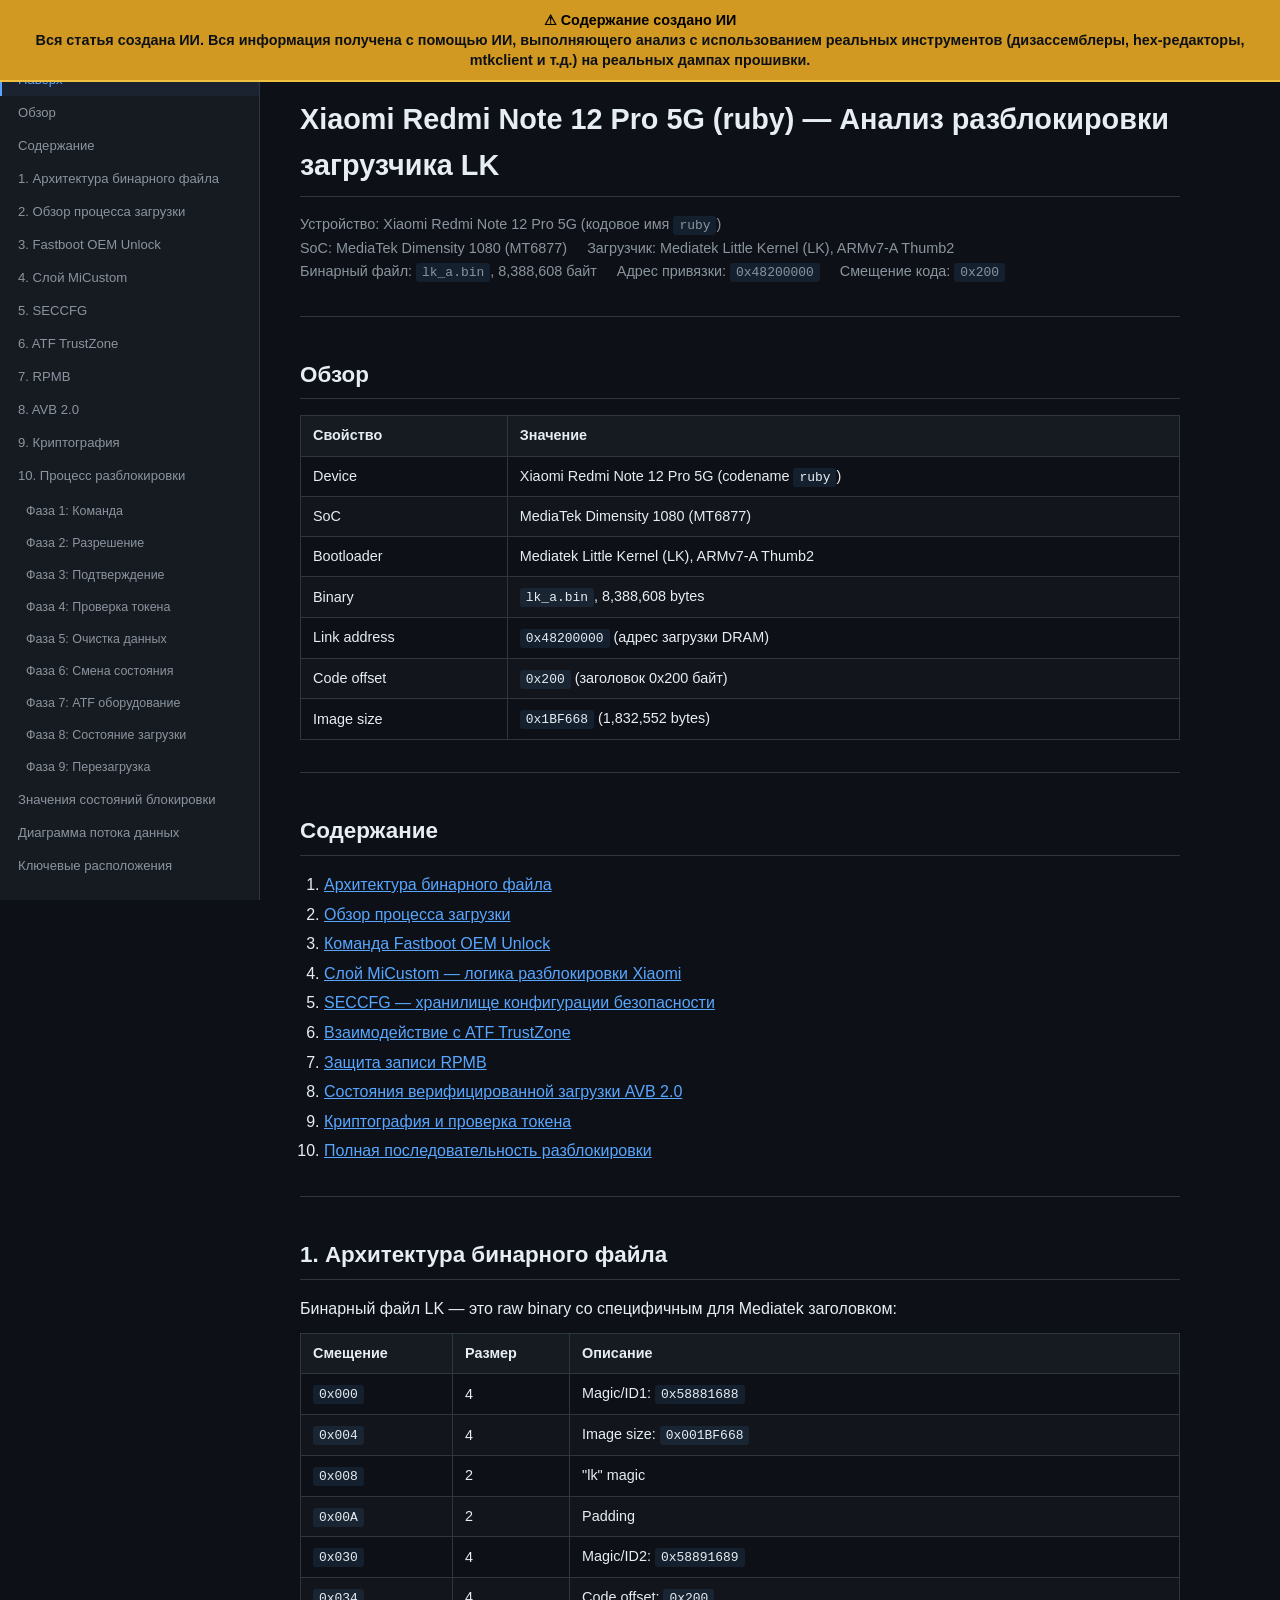
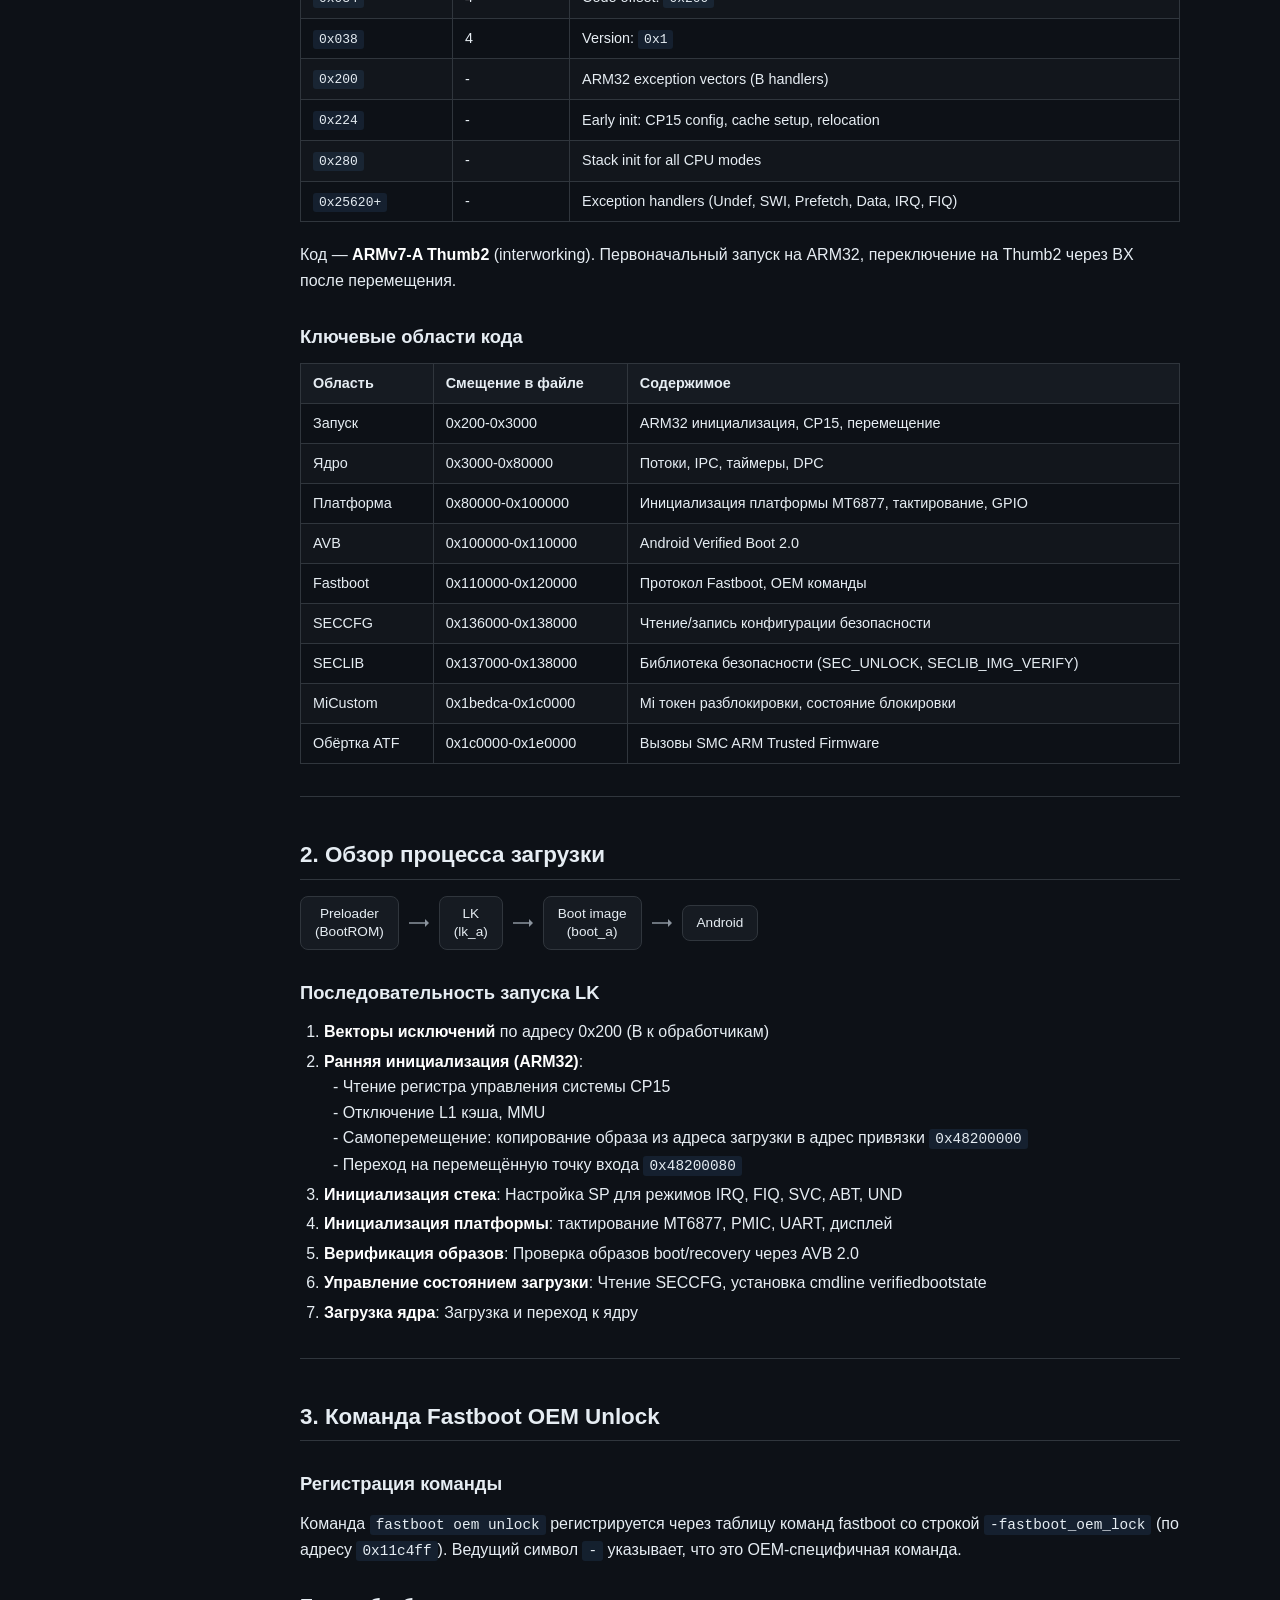
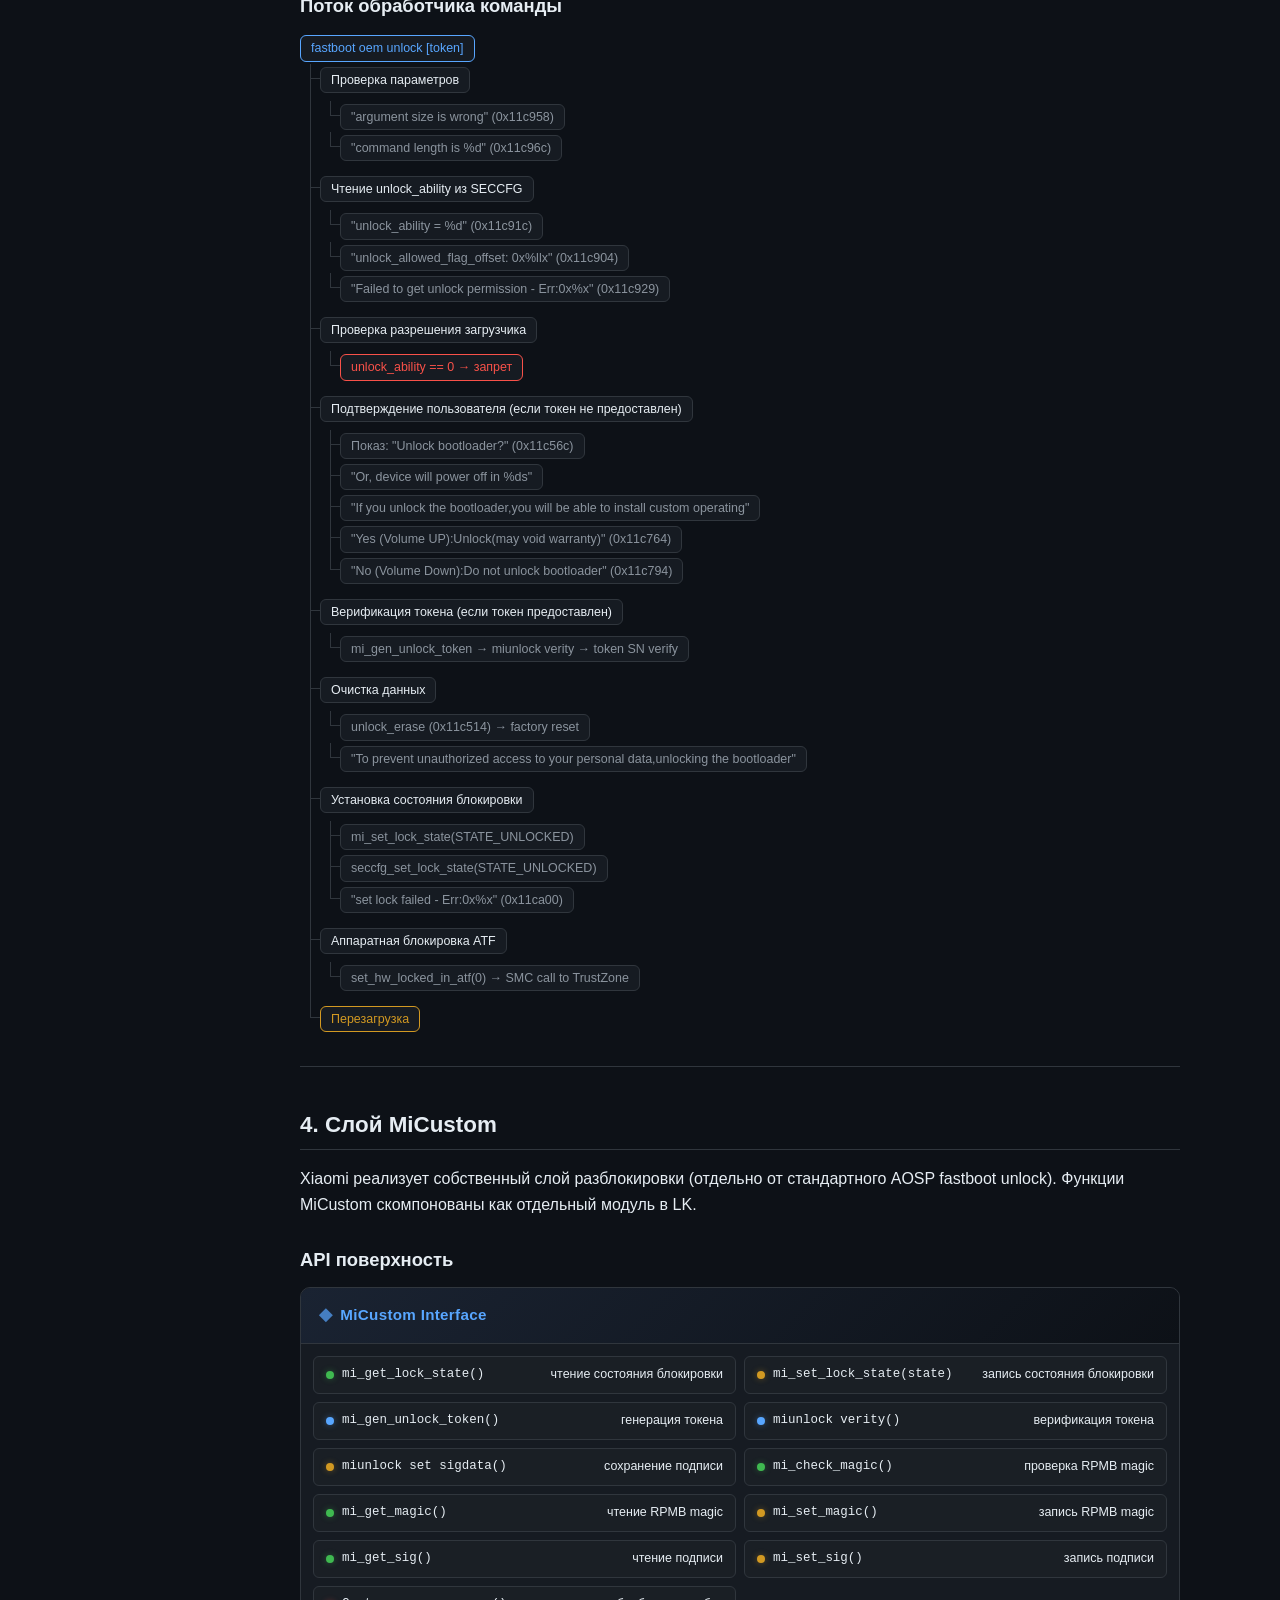
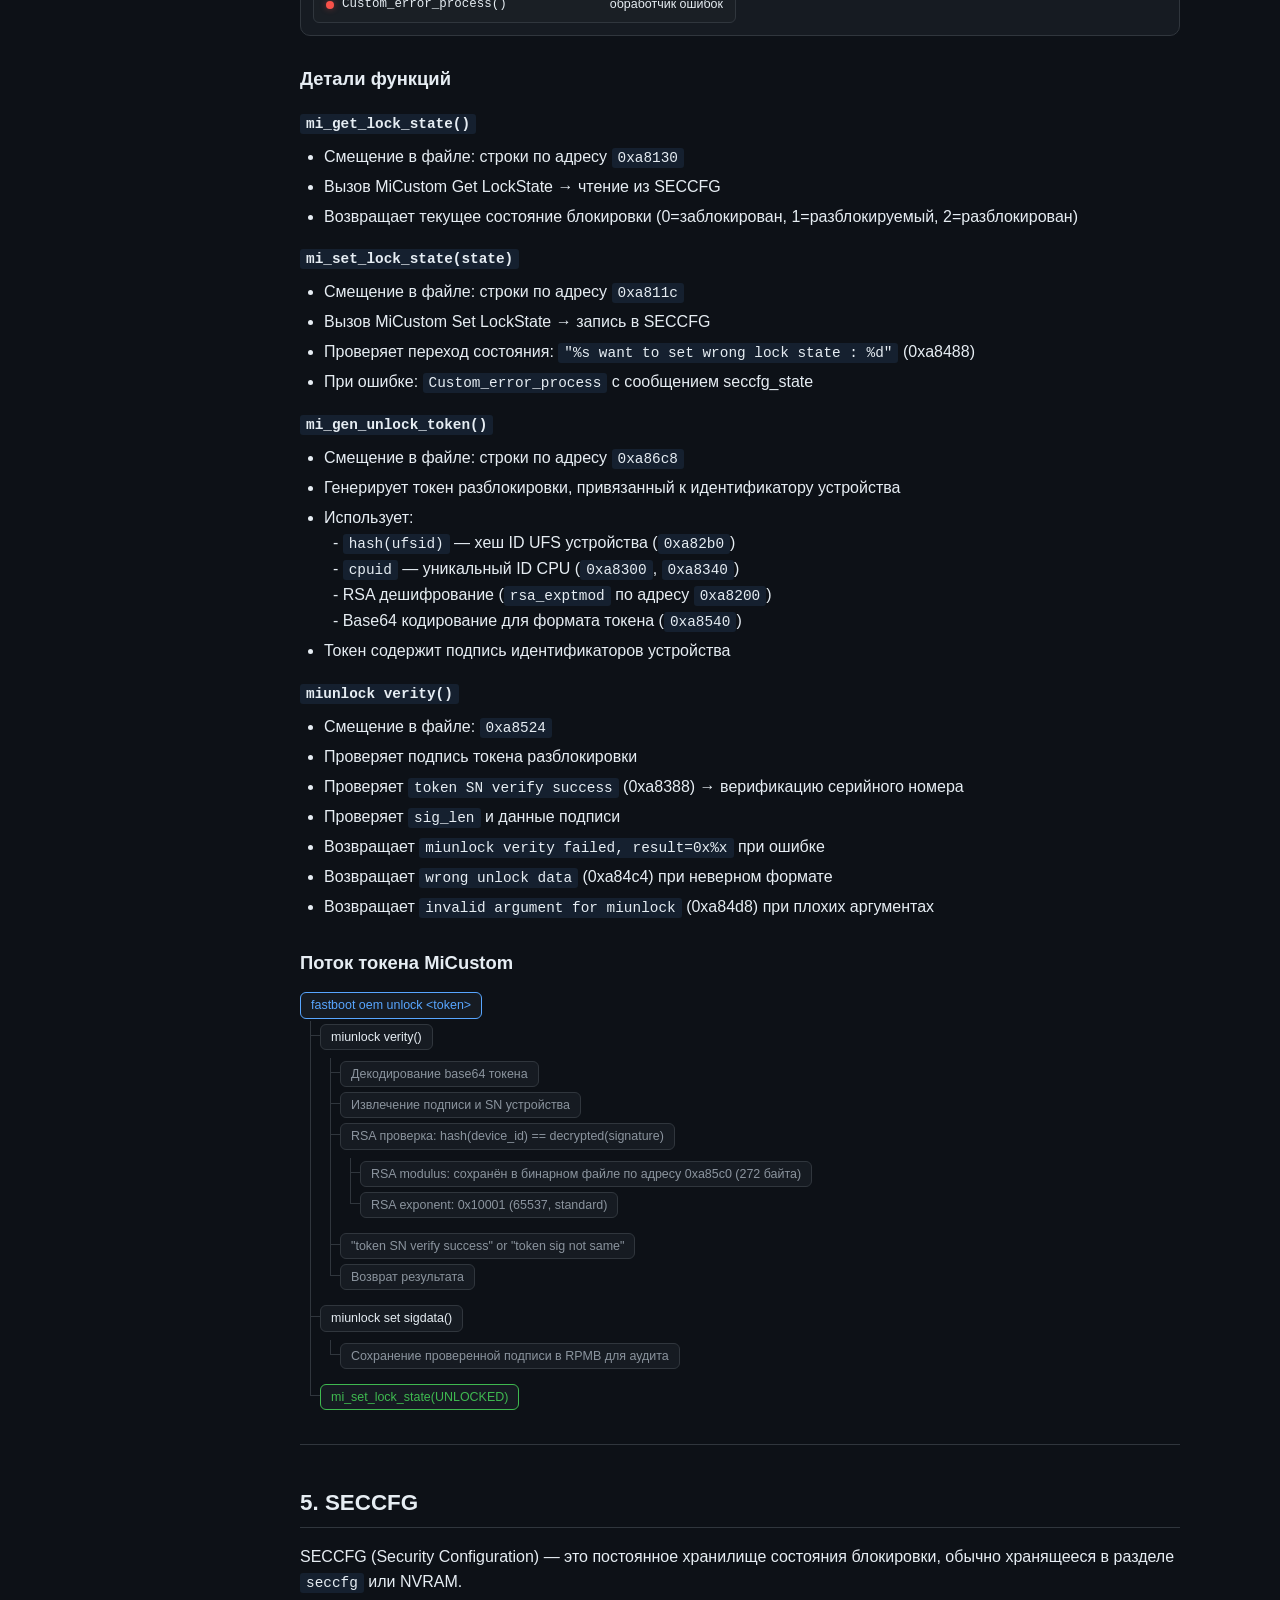
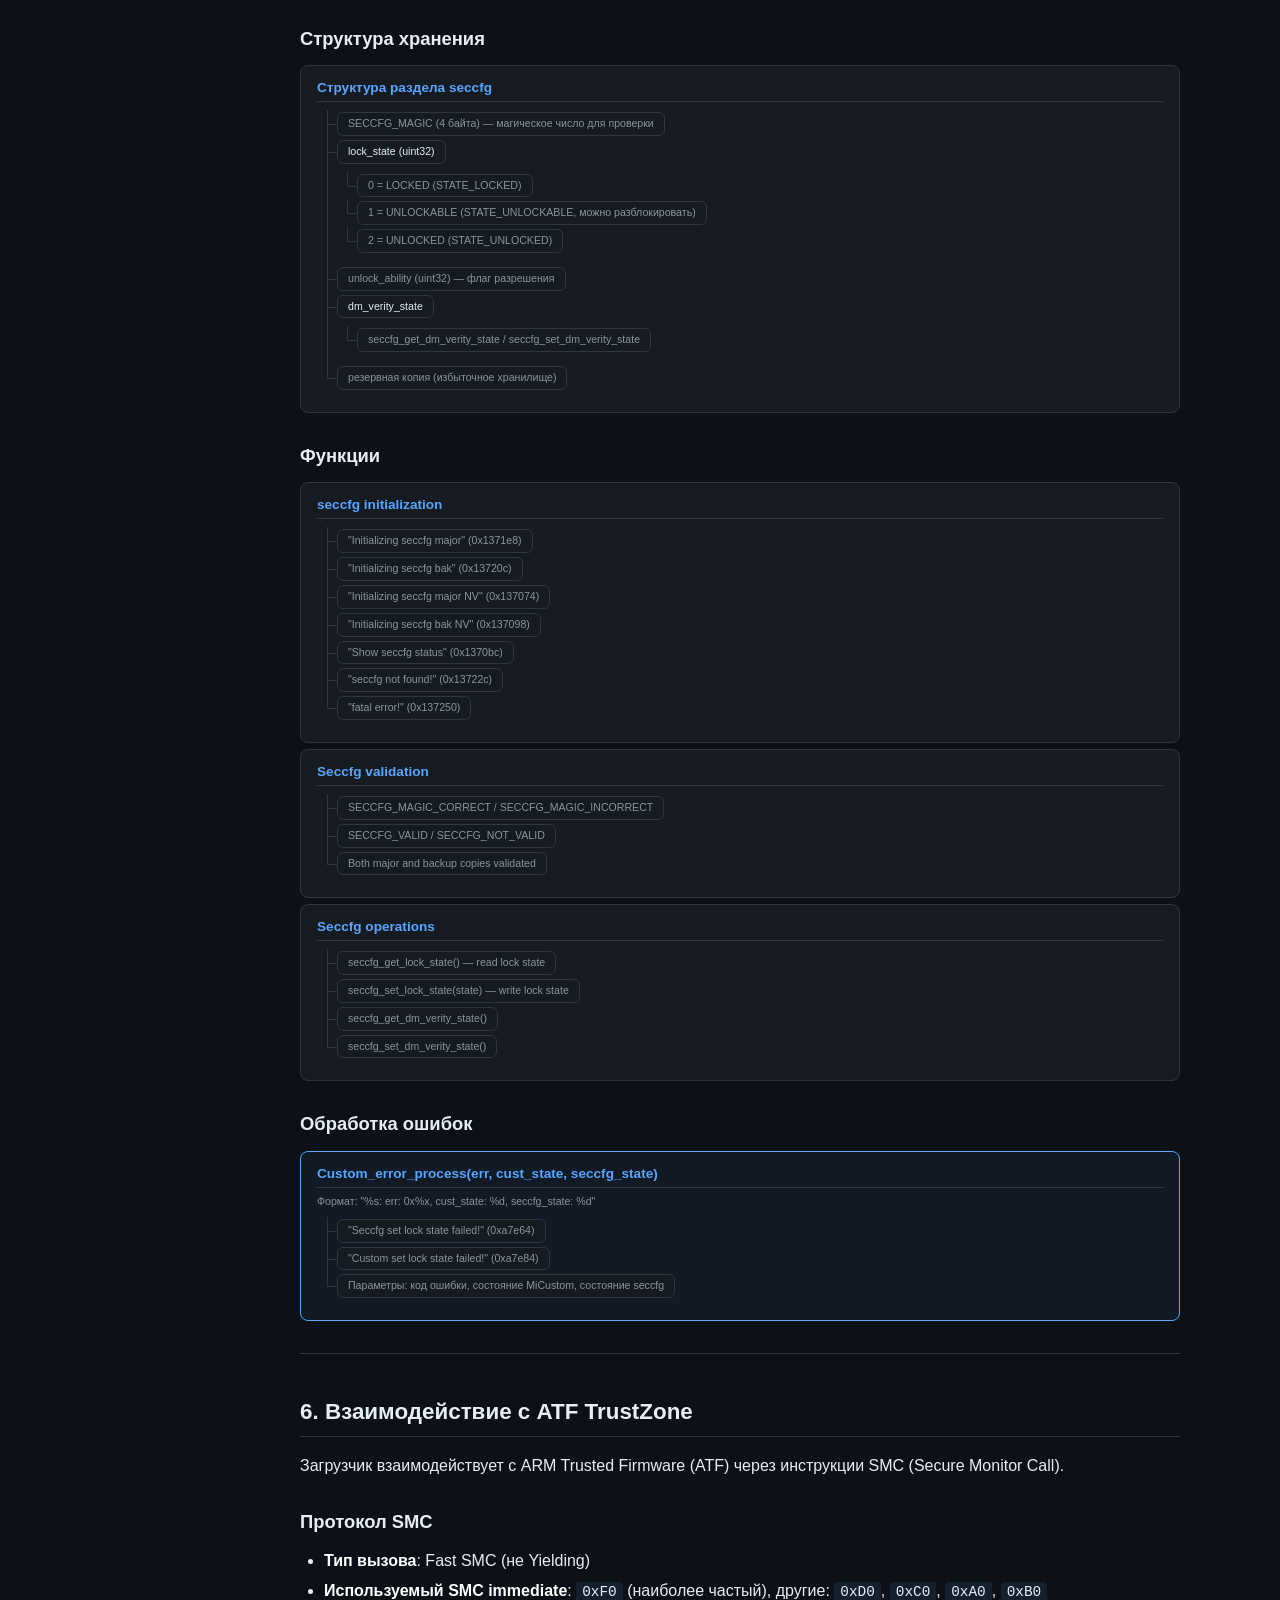
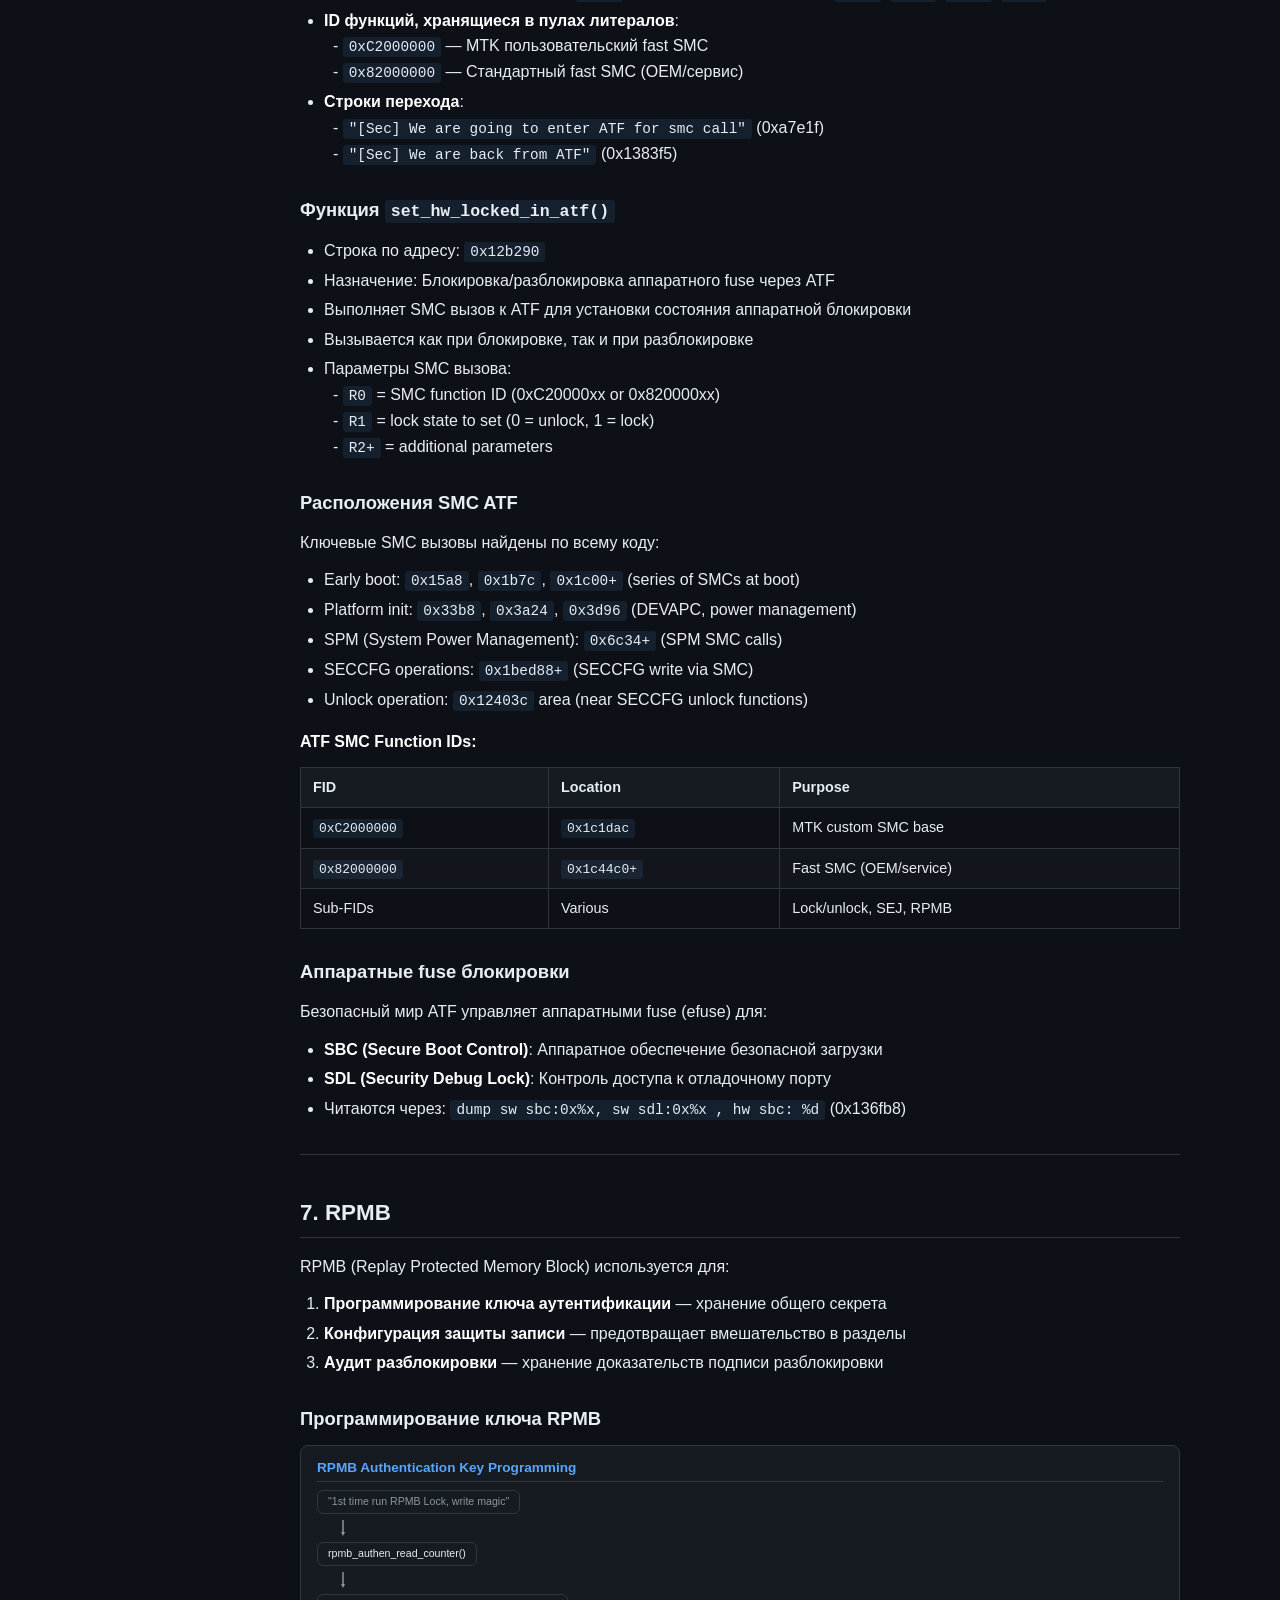
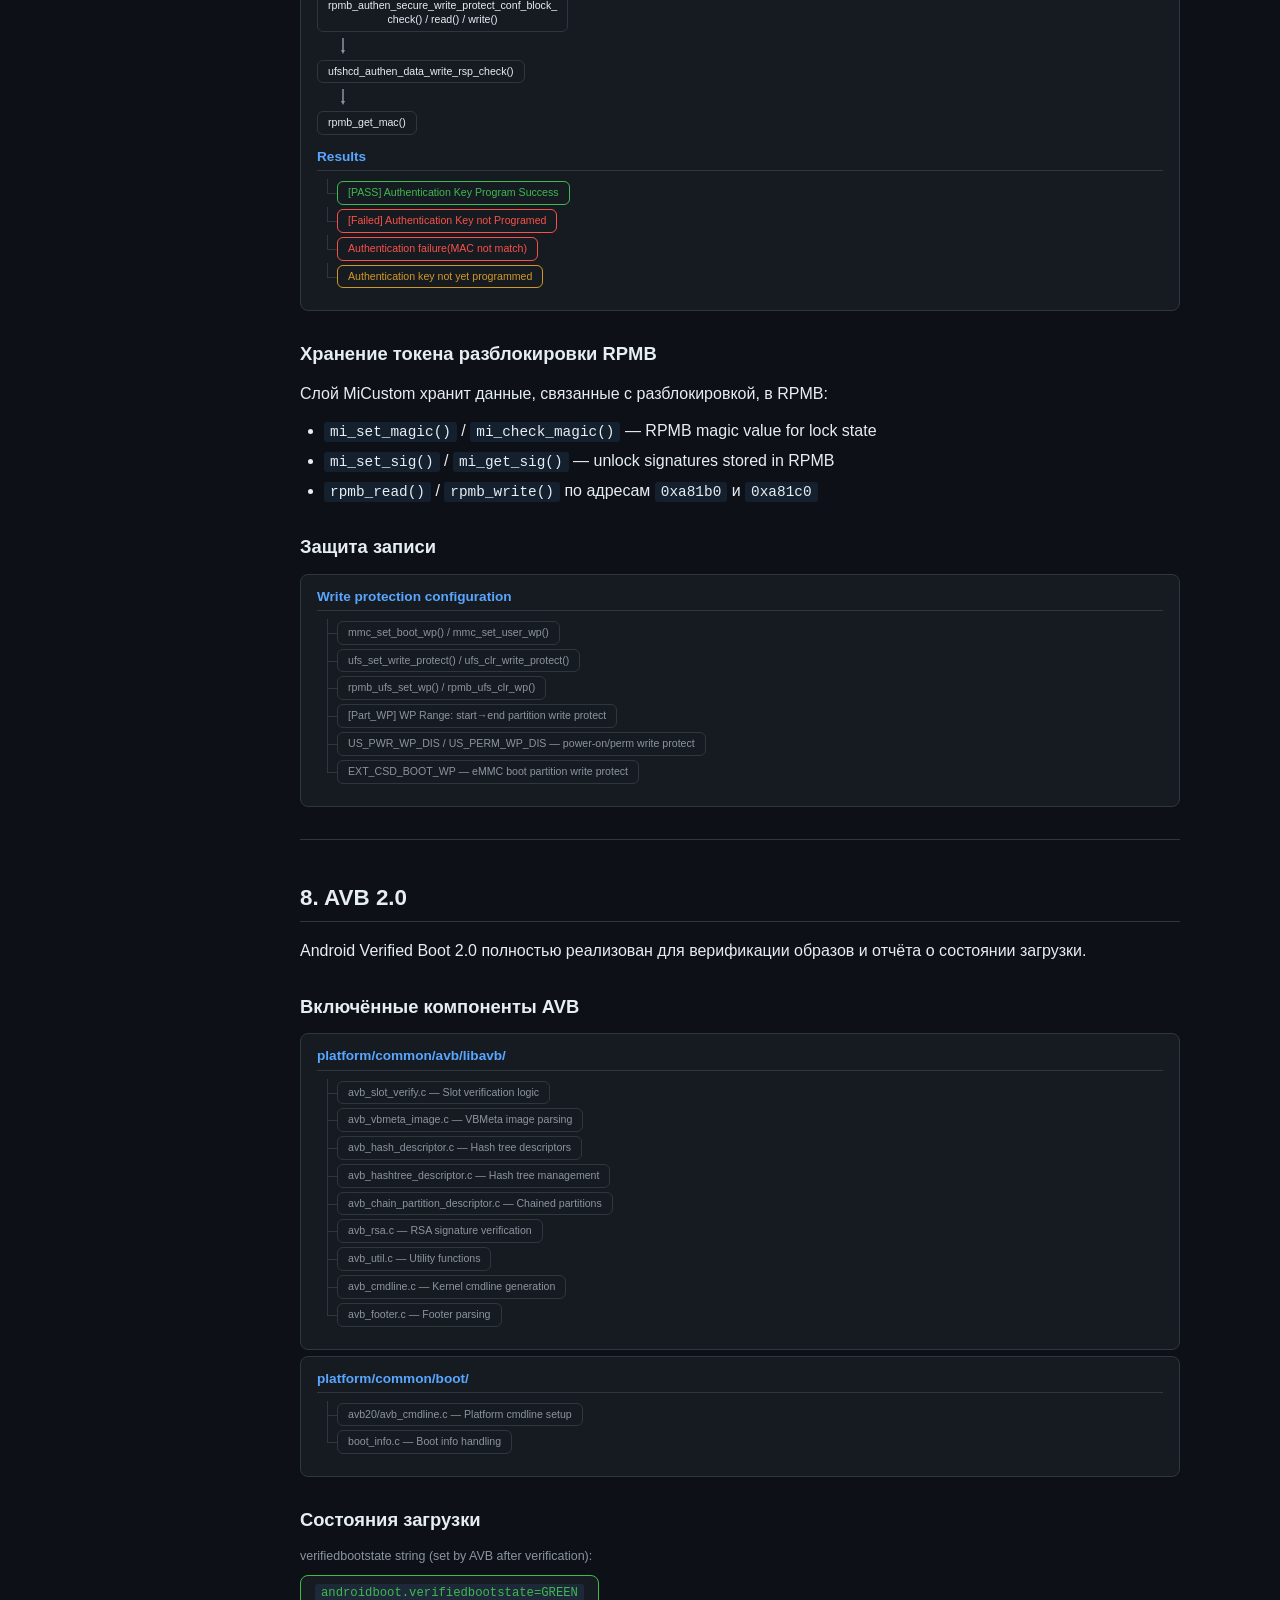
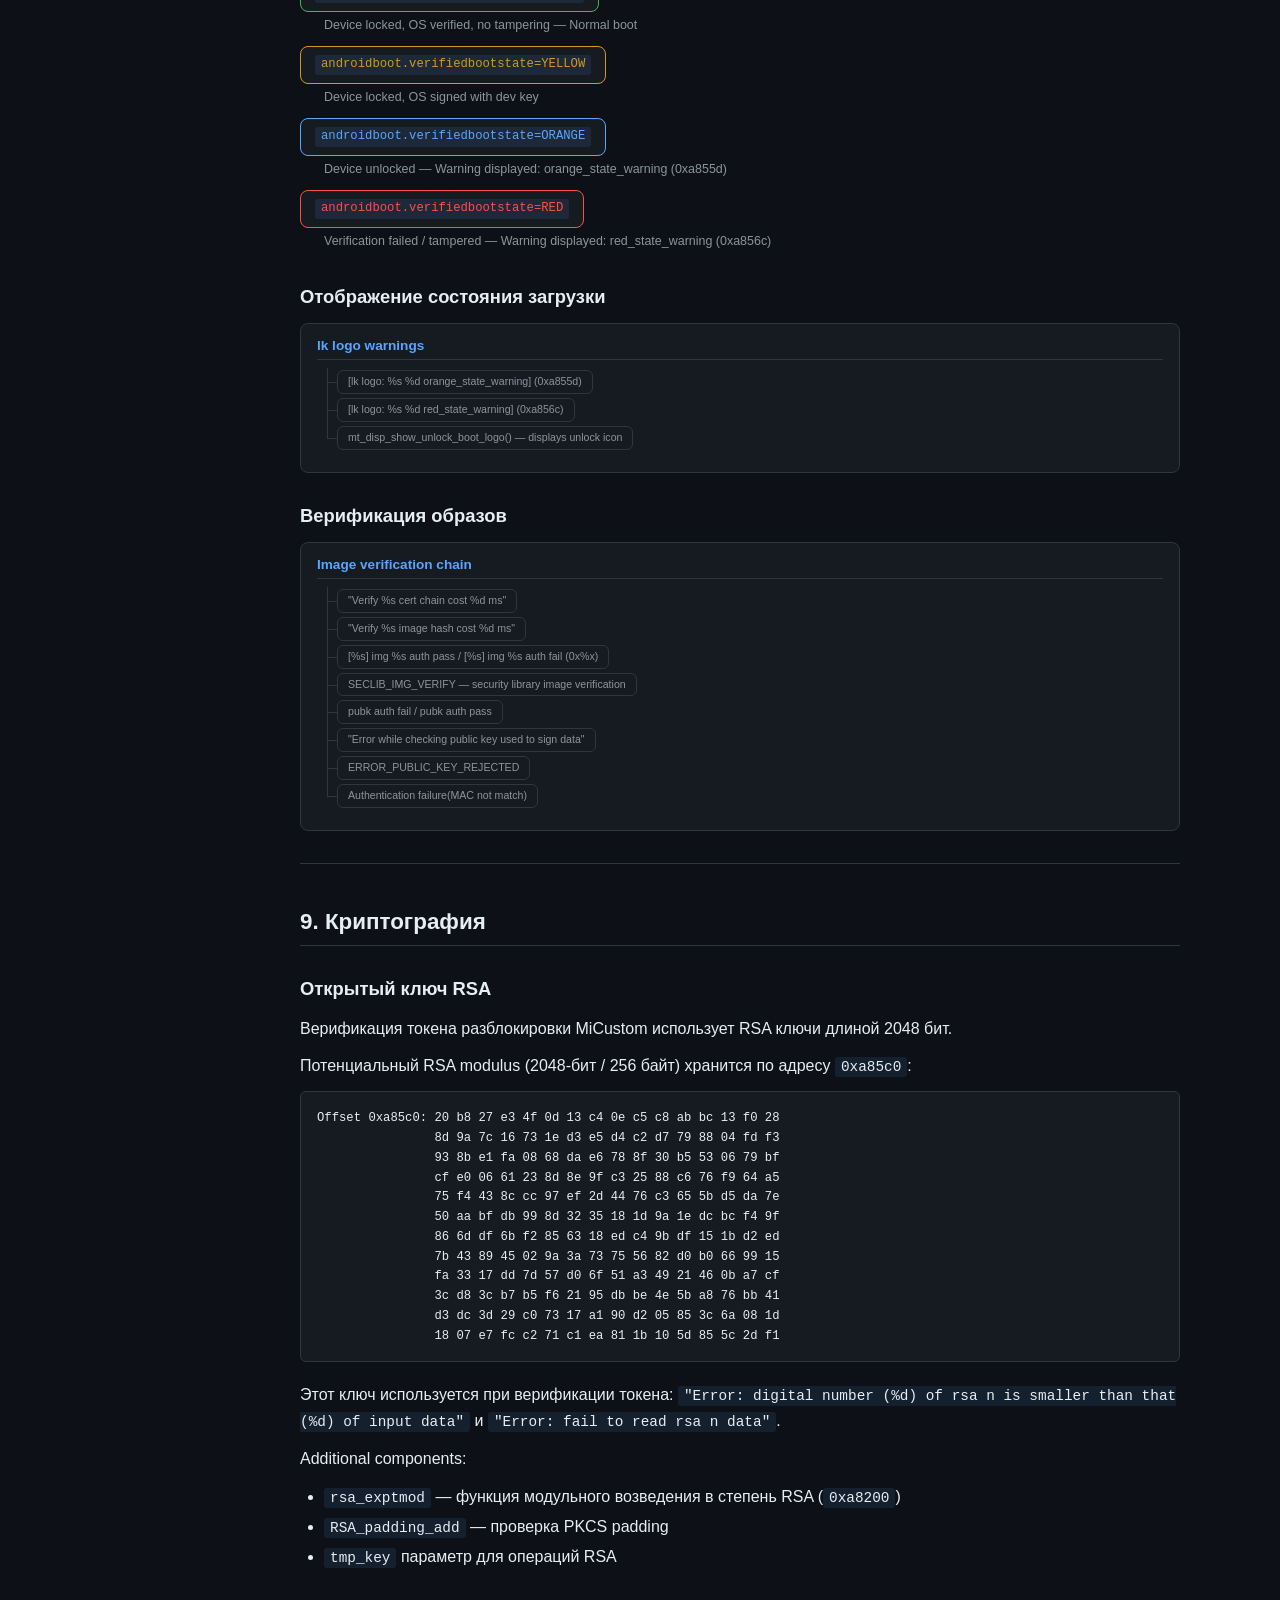
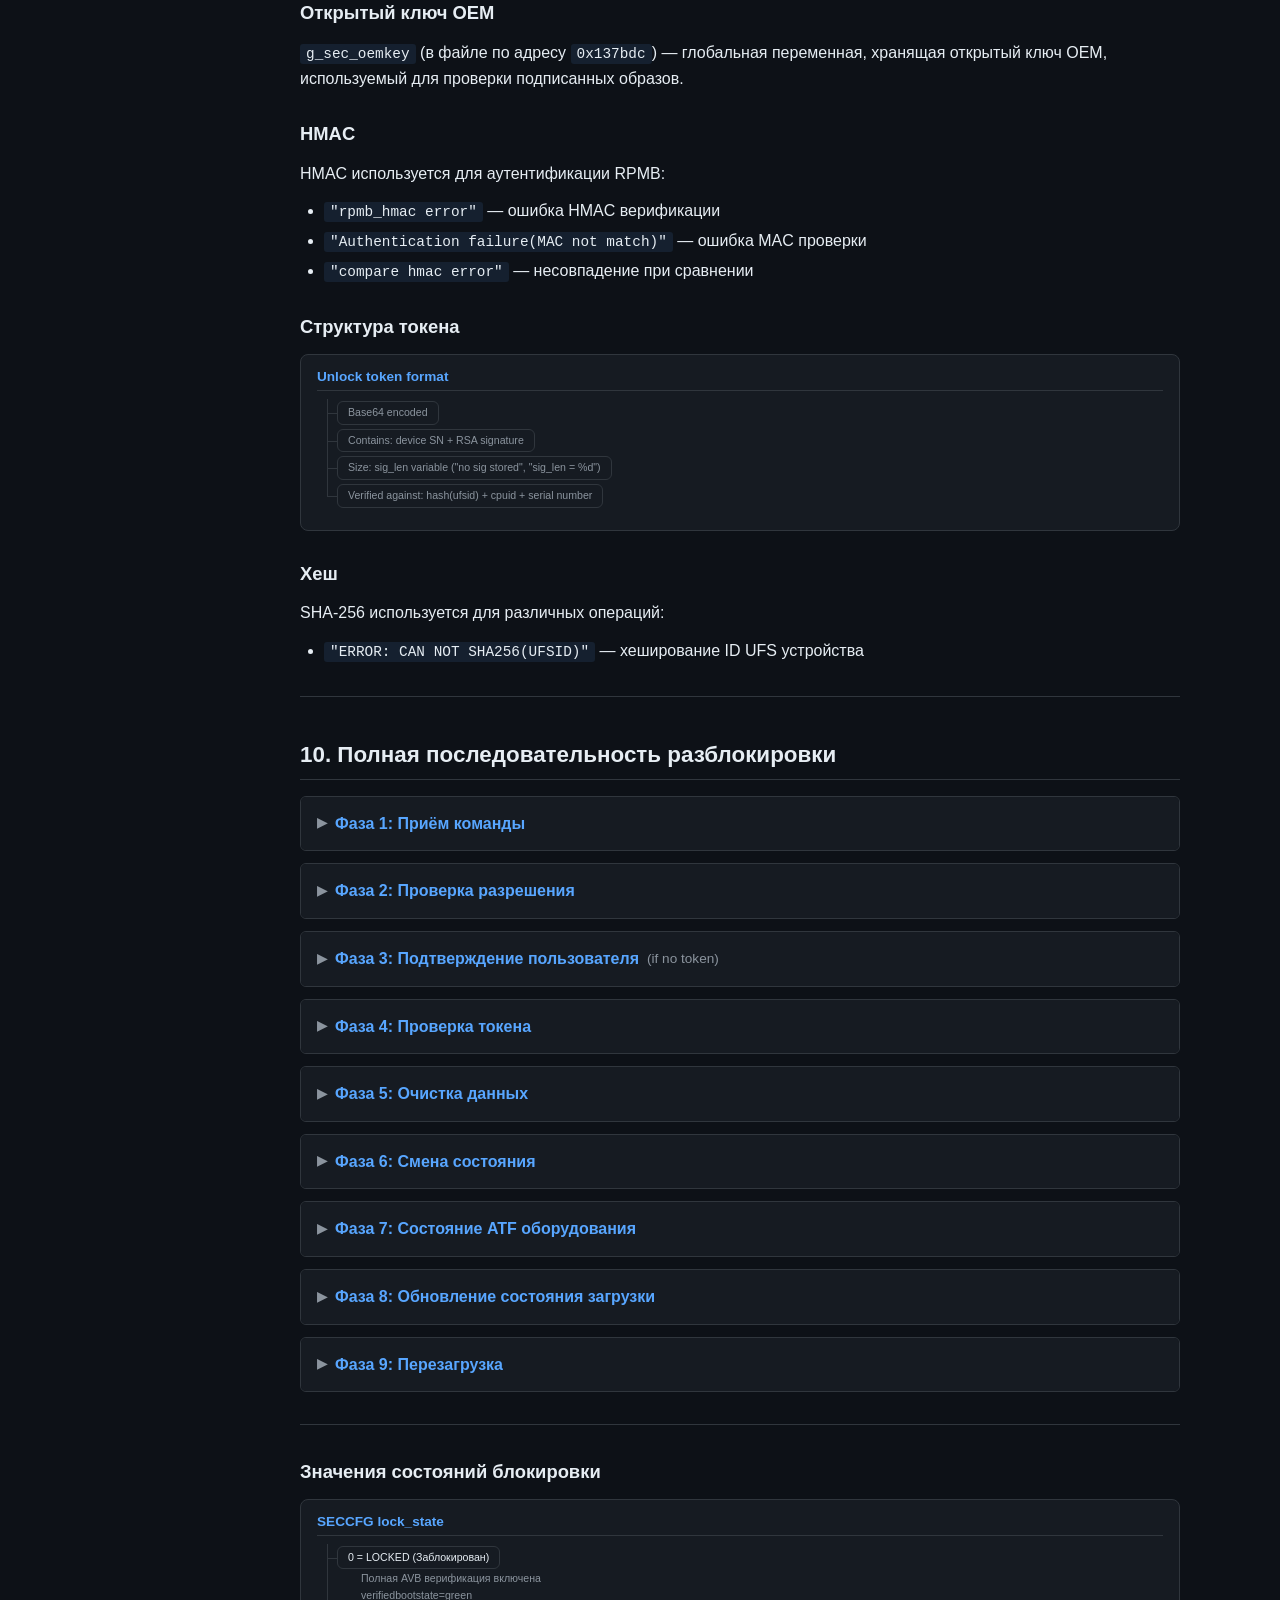
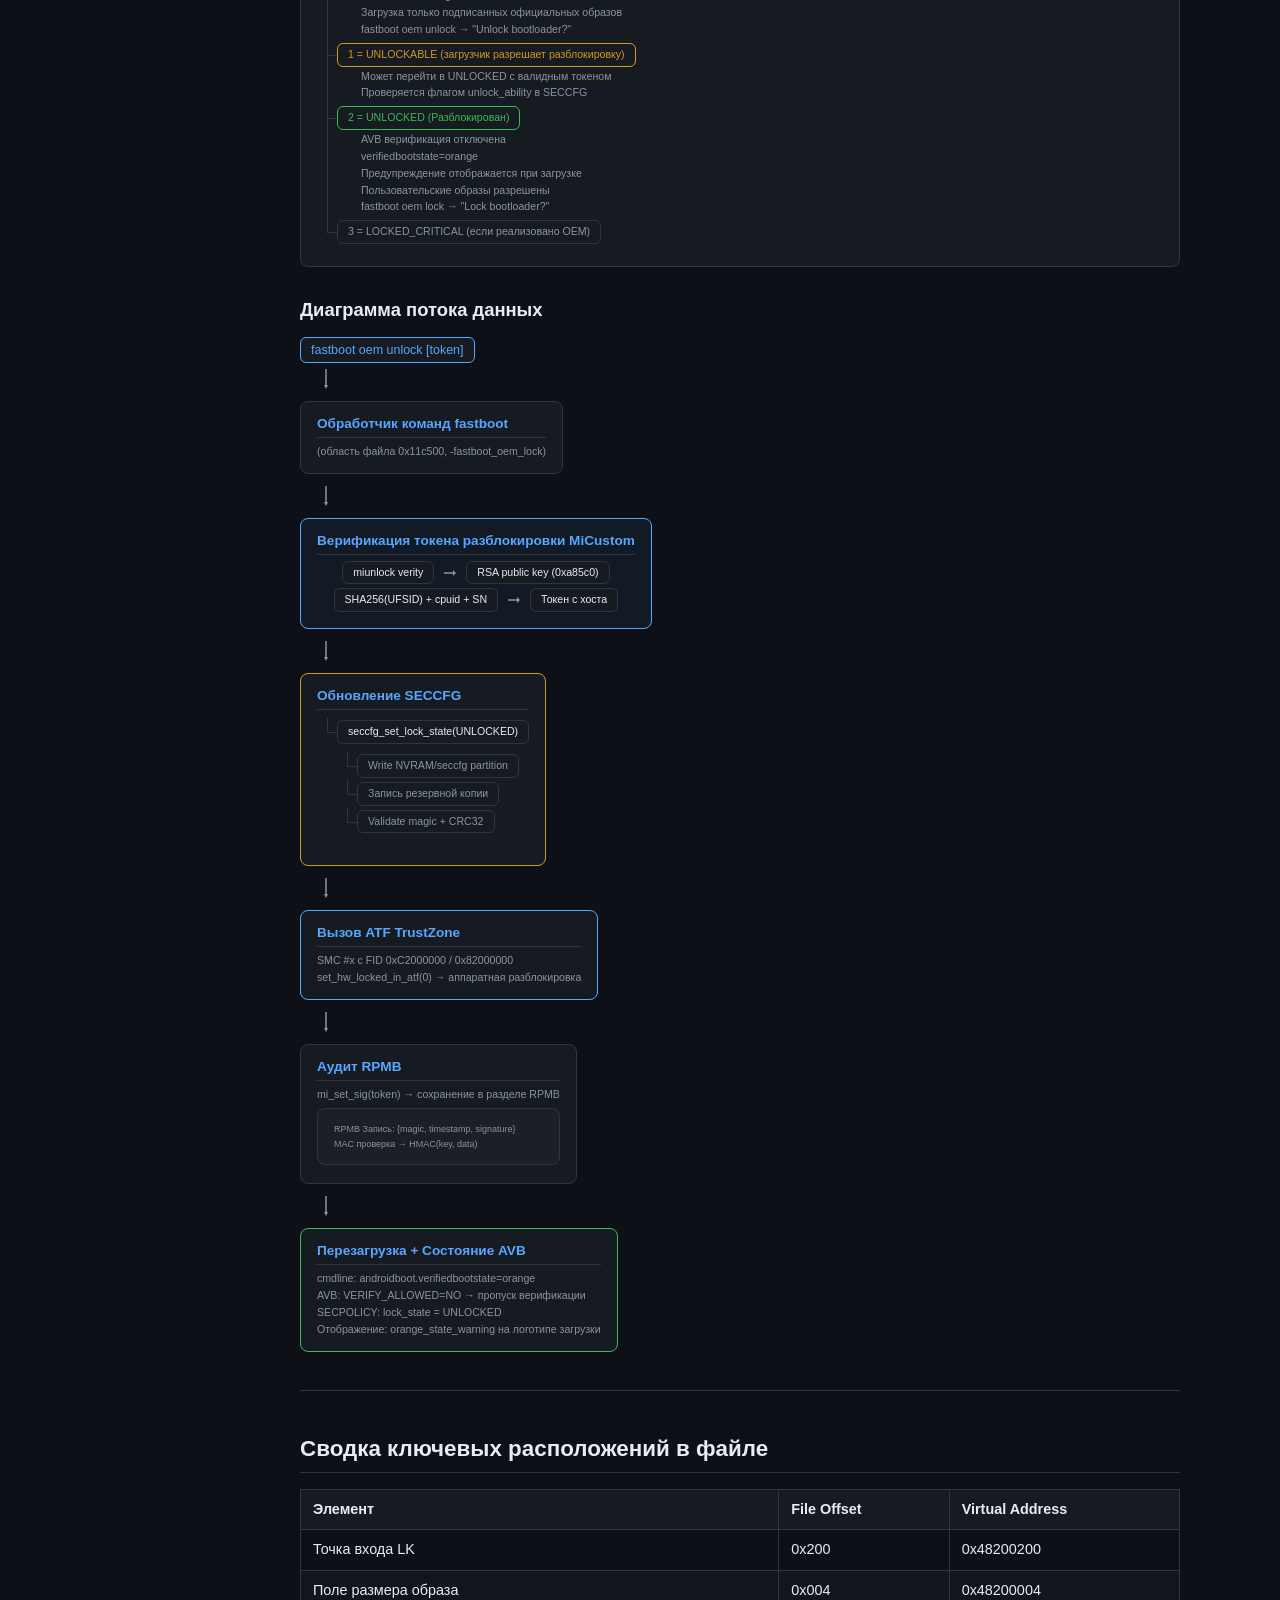
<file: xiaomi/bootloader/ru/index.html>
<!DOCTYPE html>
<html lang="ru">
<head>
<meta charset="UTF-8">
<meta name="viewport" content="width=device-width, initial-scale=1.0">
<meta name="theme-color" content="#0d1117">
<meta property="og:title" content="Xiaomi Redmi Note 12 Pro 5G (ruby) — Анализ разблокировки загрузчика LK">
<meta property="og:description" content="Полный реверс-инжиниринг анализ механизма разблокировки загрузчика LK на Xiaomi ruby (MT6877). Fastboot OEM unlock, верификация токена MiCustom, SECCFG, ATF, RPMB, AVB 2.0.">
<meta property="og:type" content="article">
<meta name="twitter:card" content="summary_large_image">
<meta name="twitter:title" content="Xiaomi ruby — Анализ разблокировки загрузчика LK">
<meta name="twitter:description" content="Полный RE анализ разблокировки загрузчика LK на Xiaomi ruby (MT6877).">
<title>Xiaomi ruby — Анализ разблокировки загрузчика LK</title>
<link rel="stylesheet" href="../style.css">
</head>
<body>

<div class="ai-banner">
  <strong>⚠ Содержание создано ИИ</strong><br>
  Вся статья создана ИИ. Вся информация получена с помощью ИИ, выполняющего анализ с использованием реальных инструментов (дизассемблеры, hex-редакторы, mtkclient и т.д.) на реальных дампах прошивки.
</div>

<button class="sidebar-toggle" id="sidebarToggle" aria-label="Переключить навигацию">☰</button>
<div class="sidebar-overlay" id="sidebarOverlay"></div>

<nav class="sidebar" id="sidebar">
  <div class="sidebar-title">Разделы</div>
  <a href="#top" onclick="closeSidebar()">Наверх</a>
  <a href="#overview" onclick="closeSidebar()">Обзор</a>
  <a href="#toc" onclick="closeSidebar()">Содержание</a>
  <a href="#binary-arch" onclick="closeSidebar()">1. Архитектура бинарного файла</a>
  <a href="#boot-flow" onclick="closeSidebar()">2. Обзор процесса загрузки</a>
  <a href="#fastboot-oem" onclick="closeSidebar()">3. Fastboot OEM Unlock</a>
  <a href="#micustom" onclick="closeSidebar()">4. Слой MiCustom</a>
  <a href="#seccfg" onclick="closeSidebar()">5. SECCFG</a>
  <a href="#atf" onclick="closeSidebar()">6. ATF TrustZone</a>
  <a href="#rpmb" onclick="closeSidebar()">7. RPMB</a>
  <a href="#avb" onclick="closeSidebar()">8. AVB 2.0</a>
  <a href="#crypto" onclick="closeSidebar()">9. Криптография</a>
  <a href="#unlock-flow" onclick="closeSidebar()">10. Процесс разблокировки</a>
  <div class="sidebar-section">
    <a href="#phase1" onclick="closeSidebar()">Фаза 1: Команда</a>
    <a href="#phase2" onclick="closeSidebar()">Фаза 2: Разрешение</a>
    <a href="#phase3" onclick="closeSidebar()">Фаза 3: Подтверждение</a>
    <a href="#phase4" onclick="closeSidebar()">Фаза 4: Проверка токена</a>
    <a href="#phase5" onclick="closeSidebar()">Фаза 5: Очистка данных</a>
    <a href="#phase6" onclick="closeSidebar()">Фаза 6: Смена состояния</a>
    <a href="#phase7" onclick="closeSidebar()">Фаза 7: ATF оборудование</a>
    <a href="#phase8" onclick="closeSidebar()">Фаза 8: Состояние загрузки</a>
    <a href="#phase9" onclick="closeSidebar()">Фаза 9: Перезагрузка</a>
  </div>
  <a href="#lock-states" onclick="closeSidebar()">Значения состояний блокировки</a>
  <a href="#data-flow" onclick="closeSidebar()">Диаграмма потока данных</a>
  <a href="#key-locations" onclick="closeSidebar()">Ключевые расположения</a>
</nav>

<div class="main" id="top">
<div class="container">

<h1>Xiaomi Redmi Note 12 Pro 5G (ruby) — Анализ разблокировки загрузчика LK</h1>

<div class="meta">
<span>Устройство: Xiaomi Redmi Note 12 Pro 5G (кодовое имя <code>ruby</code>)</span><br>
<span>SoC: MediaTek Dimensity 1080 (MT6877)</span>
<span>Загрузчик: Mediatek Little Kernel (LK), ARMv7-A Thumb2</span><br>
<span>Бинарный файл: <code>lk_a.bin</code>, 8,388,608 байт</span>
<span>Адрес привязки: <code>0x48200000</code></span>
<span>Смещение кода: <code>0x200</code></span>
</div>

<hr>

<h2 id="overview">Обзор</h2>

<table>
<thead><tr><th>Свойство</th><th>Значение</th></tr></thead>
<tbody>
<tr><td>Device</td><td>Xiaomi Redmi Note 12 Pro 5G (codename <code>ruby</code>)</td></tr>
<tr><td>SoC</td><td>MediaTek Dimensity 1080 (MT6877)</td></tr>
<tr><td>Bootloader</td><td>Mediatek Little Kernel (LK), ARMv7-A Thumb2</td></tr>
<tr><td>Binary</td><td><code>lk_a.bin</code>, 8,388,608 bytes</td></tr>
<tr><td>Link address</td><td><code>0x48200000</code> (адрес загрузки DRAM)</td></tr>
<tr><td>Code offset</td><td><code>0x200</code> (заголовок 0x200 байт)</td></tr>
<tr><td>Image size</td><td><code>0x1BF668</code> (1,832,552 bytes)</td></tr>
</tbody>
</table>

<hr>

<h2 id="toc">Содержание</h2>

<ol>
<li><a href="#binary-arch">Архитектура бинарного файла</a></li>
<li><a href="#boot-flow">Обзор процесса загрузки</a></li>
<li><a href="#fastboot-oem">Команда Fastboot OEM Unlock</a></li>
<li><a href="#micustom">Слой MiCustom — логика разблокировки Xiaomi</a></li>
<li><a href="#seccfg">SECCFG — хранилище конфигурации безопасности</a></li>
<li><a href="#atf">Взаимодействие с ATF TrustZone</a></li>
<li><a href="#rpmb">Защита записи RPMB</a></li>
<li><a href="#avb">Состояния верифицированной загрузки AVB 2.0</a></li>
<li><a href="#crypto">Криптография и проверка токена</a></li>
<li><a href="#unlock-flow">Полная последовательность разблокировки</a></li>
</ol>

<hr>

<h2 id="binary-arch">1. Архитектура бинарного файла</h2>

<p>Бинарный файл LK — это raw binary со специфичным для Mediatek заголовком:</p>

<table>
<thead><tr><th>Смещение</th><th>Размер</th><th>Описание</th></tr></thead>
<tbody>
<tr><td><code>0x000</code></td><td>4</td><td>Magic/ID1: <code>0x58881688</code></td></tr>
<tr><td><code>0x004</code></td><td>4</td><td>Image size: <code>0x001BF668</code></td></tr>
<tr><td><code>0x008</code></td><td>2</td><td>&quot;lk&quot; magic</td></tr>
<tr><td><code>0x00A</code></td><td>2</td><td>Padding</td></tr>
<tr><td><code>0x030</code></td><td>4</td><td>Magic/ID2: <code>0x58891689</code></td></tr>
<tr><td><code>0x034</code></td><td>4</td><td>Code offset: <code>0x200</code></td></tr>
<tr><td><code>0x038</code></td><td>4</td><td>Version: <code>0x1</code></td></tr>
<tr><td><code>0x200</code></td><td>-</td><td>ARM32 exception vectors (B handlers)</td></tr>
<tr><td><code>0x224</code></td><td>-</td><td>Early init: CP15 config, cache setup, relocation</td></tr>
<tr><td><code>0x280</code></td><td>-</td><td>Stack init for all CPU modes</td></tr>
<tr><td><code>0x25620+</code></td><td>-</td><td>Exception handlers (Undef, SWI, Prefetch, Data, IRQ, FIQ)</td></tr>
</tbody>
</table>

<p>Код — <strong>ARMv7-A Thumb2</strong> (interworking). Первоначальный запуск на ARM32, переключение на Thumb2 через BX после перемещения.</p>

<h3>Ключевые области кода</h3>

<table>
<thead><tr><th>Область</th><th>Смещение в файле</th><th>Содержимое</th></tr></thead>
<tbody>
<tr><td>Запуск</td><td>0x200-0x3000</td><td>ARM32 инициализация, CP15, перемещение</td></tr>
<tr><td>Ядро</td><td>0x3000-0x80000</td><td>Потоки, IPC, таймеры, DPC</td></tr>
<tr><td>Платформа</td><td>0x80000-0x100000</td><td>Инициализация платформы MT6877, тактирование, GPIO</td></tr>
<tr><td>AVB</td><td>0x100000-0x110000</td><td>Android Verified Boot 2.0</td></tr>
<tr><td>Fastboot</td><td>0x110000-0x120000</td><td>Протокол Fastboot, OEM команды</td></tr>
<tr><td>SECCFG</td><td>0x136000-0x138000</td><td>Чтение/запись конфигурации безопасности</td></tr>
<tr><td>SECLIB</td><td>0x137000-0x138000</td><td>Библиотека безопасности (SEC_UNLOCK, SECLIB_IMG_VERIFY)</td></tr>
<tr><td>MiCustom</td><td>0x1bedca-0x1c0000</td><td>Mi токен разблокировки, состояние блокировки</td></tr>
<tr><td>Обёртка ATF</td><td>0x1c0000-0x1e0000</td><td>Вызовы SMC ARM Trusted Firmware</td></tr>
</tbody>
</table>

<hr>

<h2 id="boot-flow">2. Обзор процесса загрузки</h2>

<div class="fchain">
<span class="fnode">Preloader<br>(BootROM)</span>
<span class="farr"><svg width="24" height="16" viewBox="0 0 24 16"><line x1="2" y1="8" x2="18" y2="8" stroke="currentColor" stroke-width="1.5"/><polygon points="18,4 22,8 18,12" fill="currentColor"/></svg></span>
<span class="fnode">LK<br>(lk_a)</span>
<span class="farr"><svg width="24" height="16" viewBox="0 0 24 16"><line x1="2" y1="8" x2="18" y2="8" stroke="currentColor" stroke-width="1.5"/><polygon points="18,4 22,8 18,12" fill="currentColor"/></svg></span>
<span class="fnode">Boot image<br>(boot_a)</span>
<span class="farr"><svg width="24" height="16" viewBox="0 0 24 16"><line x1="2" y1="8" x2="18" y2="8" stroke="currentColor" stroke-width="1.5"/><polygon points="18,4 22,8 18,12" fill="currentColor"/></svg></span>
<span class="fnode">Android</span>
</div>

<h3>Последовательность запуска LK</h3>

<ol>
<li><strong>Векторы исключений</strong> по адресу 0x200 (B к обработчикам)</li>
<li><strong>Ранняя инициализация (ARM32)</strong>:<br>
&nbsp;&nbsp;- Чтение регистра управления системы CP15<br>
&nbsp;&nbsp;- Отключение L1 кэша, MMU<br>
&nbsp;&nbsp;- Самоперемещение: копирование образа из адреса загрузки в адрес привязки <code>0x48200000</code><br>
&nbsp;&nbsp;- Переход на перемещённую точку входа <code>0x48200080</code></li>
<li><strong>Инициализация стека</strong>: Настройка SP для режимов IRQ, FIQ, SVC, ABT, UND</li>
<li><strong>Инициализация платформы</strong>: тактирование MT6877, PMIC, UART, дисплей</li>
<li><strong>Верификация образов</strong>: Проверка образов boot/recovery через AVB 2.0</li>
<li><strong>Управление состоянием загрузки</strong>: Чтение SECCFG, установка cmdline verifiedbootstate</li>
<li><strong>Загрузка ядра</strong>: Загрузка и переход к ядру</li>
</ol>

<hr>

<h2 id="fastboot-oem">3. Команда Fastboot OEM Unlock</h2>

<h3>Регистрация команды</h3>

<p>Команда <code>fastboot oem unlock</code> регистрируется через таблицу команд fastboot со строкой <code>-fastboot_oem_lock</code> (по адресу <code>0x11c4ff</code>). Ведущий символ <code>-</code> указывает, что это OEM-специфичная команда.</p>

<h3>Поток обработчика команды</h3>

<div class="flow">
<div class="ftree">
<div class="ftree-item">
<div class="ftree-node"><span class="fnode accent sm">fastboot oem unlock [token]</span></div>
</div>
<div class="ftree-item">
<div class="ftree-line"><span class="tee"></span></div>
<div class="ftree-node"><span class="fnode sm">Проверка параметров</span>
<div class="ftree">
<div class="ftree-item">
<div class="ftree-line end"><span class="tee"></span></div>
<div class="ftree-node"><span class="fnode dim sm">&quot;argument size is wrong&quot; (0x11c958)</span></div>
</div>
<div class="ftree-item">
<div class="ftree-line end"><span class="tee"></span></div>
<div class="ftree-node"><span class="fnode dim sm">&quot;command length is %d&quot; (0x11c96c)</span></div>
</div>
</div>
</div>
</div>
<div class="ftree-item">
<div class="ftree-line"><span class="tee"></span></div>
<div class="ftree-node"><span class="fnode sm">Чтение unlock_ability из SECCFG</span>
<div class="ftree">
<div class="ftree-item">
<div class="ftree-line end"><span class="tee"></span></div>
<div class="ftree-node"><span class="fnode dim sm">&quot;unlock_ability = %d&quot; (0x11c91c)</span></div>
</div>
<div class="ftree-item">
<div class="ftree-line end"><span class="tee"></span></div>
<div class="ftree-node"><span class="fnode dim sm">&quot;unlock_allowed_flag_offset: 0x%llx&quot; (0x11c904)</span></div>
</div>
<div class="ftree-item">
<div class="ftree-line end"><span class="tee"></span></div>
<div class="ftree-node"><span class="fnode err dim sm">&quot;Failed to get unlock permission - Err:0x%x&quot; (0x11c929)</span></div>
</div>
</div>
</div>
</div>
<div class="ftree-item">
<div class="ftree-line"><span class="tee"></span></div>
<div class="ftree-node"><span class="fnode sm">Проверка разрешения загрузчика</span>
<div class="ftree">
<div class="ftree-item">
<div class="ftree-line end"><span class="tee"></span></div>
<div class="ftree-node"><span class="fnode err sm">unlock_ability == 0 → запрет</span></div>
</div>
</div>
</div>
</div>
<div class="ftree-item">
<div class="ftree-line"><span class="tee"></span></div>
<div class="ftree-node"><span class="fnode sm">Подтверждение пользователя (если токен не предоставлен)</span>
<div class="ftree">
<div class="ftree-item">
<div class="ftree-line"><span class="tee"></span></div>
<div class="ftree-node"><span class="fnode dim sm">Показ: &quot;Unlock bootloader?&quot; (0x11c56c)</span></div>
</div>
<div class="ftree-item">
<div class="ftree-line"><span class="tee"></span></div>
<div class="ftree-node"><span class="fnode dim sm">&quot;Or, device will power off in %ds&quot;</span></div>
</div>
<div class="ftree-item">
<div class="ftree-line"><span class="tee"></span></div>
<div class="ftree-node"><span class="fnode dim sm">&quot;If you unlock the bootloader,you will be able to install custom operating&quot;</span></div>
</div>
<div class="ftree-item">
<div class="ftree-line"><span class="tee"></span></div>
<div class="ftree-node"><span class="fnode dim sm">&quot;Yes (Volume UP):Unlock(may void warranty)&quot; (0x11c764)</span></div>
</div>
<div class="ftree-item">
<div class="ftree-line end"><span class="tee"></span></div>
<div class="ftree-node"><span class="fnode dim sm">&quot;No (Volume Down):Do not unlock bootloader&quot; (0x11c794)</span></div>
</div>
</div>
</div>
</div>
<div class="ftree-item">
<div class="ftree-line"><span class="tee"></span></div>
<div class="ftree-node"><span class="fnode sm">Верификация токена (если токен предоставлен)</span>
<div class="ftree">
<div class="ftree-item">
<div class="ftree-line end"><span class="tee"></span></div>
<div class="ftree-node"><span class="fnode dim sm">mi_gen_unlock_token → miunlock verity → token SN verify</span></div>
</div>
</div>
</div>
</div>
<div class="ftree-item">
<div class="ftree-line"><span class="tee"></span></div>
<div class="ftree-node"><span class="fnode sm">Очистка данных</span>
<div class="ftree">
<div class="ftree-item">
<div class="ftree-line end"><span class="tee"></span></div>
<div class="ftree-node"><span class="fnode dim sm">unlock_erase (0x11c514) → factory reset</span></div>
</div>
<div class="ftree-item">
<div class="ftree-line end"><span class="tee"></span></div>
<div class="ftree-node"><span class="fnode dim sm">&quot;To prevent unauthorized access to your personal data,unlocking the bootloader&quot;</span></div>
</div>
</div>
</div>
</div>
<div class="ftree-item">
<div class="ftree-line"><span class="tee"></span></div>
<div class="ftree-node"><span class="fnode sm">Установка состояния блокировки</span>
<div class="ftree">
<div class="ftree-item">
<div class="ftree-line"><span class="tee"></span></div>
<div class="ftree-node"><span class="fnode dim sm">mi_set_lock_state(STATE_UNLOCKED)</span></div>
</div>
<div class="ftree-item">
<div class="ftree-line"><span class="tee"></span></div>
<div class="ftree-node"><span class="fnode dim sm">seccfg_set_lock_state(STATE_UNLOCKED)</span></div>
</div>
<div class="ftree-item">
<div class="ftree-line end"><span class="tee"></span></div>
<div class="ftree-node"><span class="fnode err dim sm">&quot;set lock failed - Err:0x%x&quot; (0x11ca00)</span></div>
</div>
</div>
</div>
</div>
<div class="ftree-item">
<div class="ftree-line"><span class="tee"></span></div>
<div class="ftree-node"><span class="fnode sm">Аппаратная блокировка ATF</span>
<div class="ftree">
<div class="ftree-item">
<div class="ftree-line end"><span class="tee"></span></div>
<div class="ftree-node"><span class="fnode dim sm">set_hw_locked_in_atf(0) → SMC call to TrustZone</span></div>
</div>
</div>
</div>
</div>
<div class="ftree-item">
<div class="ftree-line end"><span class="tee"></span></div>
<div class="ftree-node"><span class="fnode warn sm">Перезагрузка</span></div>
</div>
</div>
</div>

<hr>

<h2 id="micustom">4. Слой MiCustom</h2>

<p>Xiaomi реализует собственный слой разблокировки (отдельно от стандартного AOSP fastboot unlock). Функции MiCustom скомпонованы как отдельный модуль в LK.</p>

<h3>API поверхность</h3>

<div class="api-dash">
<div class="api-dash-header"><span style="font-size:1.1em;opacity:0.7">◆</span> MiCustom Interface</div>
<div class="api-dash-body">
<div class="api-fn-card"><span class="api-fn-dot get"></span><span class="api-fn-name">mi_get_lock_state()</span><span class="api-fn-desc">чтение состояния блокировки</span></div>
<div class="api-fn-card"><span class="api-fn-dot set"></span><span class="api-fn-name">mi_set_lock_state(state)</span><span class="api-fn-desc">запись состояния блокировки</span></div>
<div class="api-fn-card"><span class="api-fn-dot action"></span><span class="api-fn-name">mi_gen_unlock_token()</span><span class="api-fn-desc">генерация токена</span></div>
<div class="api-fn-card"><span class="api-fn-dot action"></span><span class="api-fn-name">miunlock verity()</span><span class="api-fn-desc">верификация токена</span></div>
<div class="api-fn-card"><span class="api-fn-dot set"></span><span class="api-fn-name">miunlock set sigdata()</span><span class="api-fn-desc">сохранение подписи</span></div>
<div class="api-fn-card"><span class="api-fn-dot get"></span><span class="api-fn-name">mi_check_magic()</span><span class="api-fn-desc">проверка RPMB magic</span></div>
<div class="api-fn-card"><span class="api-fn-dot get"></span><span class="api-fn-name">mi_get_magic()</span><span class="api-fn-desc">чтение RPMB magic</span></div>
<div class="api-fn-card"><span class="api-fn-dot set"></span><span class="api-fn-name">mi_set_magic()</span><span class="api-fn-desc">запись RPMB magic</span></div>
<div class="api-fn-card"><span class="api-fn-dot get"></span><span class="api-fn-name">mi_get_sig()</span><span class="api-fn-desc">чтение подписи</span></div>
<div class="api-fn-card"><span class="api-fn-dot set"></span><span class="api-fn-name">mi_set_sig()</span><span class="api-fn-desc">запись подписи</span></div>
<div class="api-fn-card"><span class="api-fn-dot err"></span><span class="api-fn-name">Custom_error_process()</span><span class="api-fn-desc">обработчик ошибок</span></div>
</div>
</div>

<h3>Детали функций</h3>

<h4><code>mi_get_lock_state()</code></h4>
<ul>
<li>Смещение в файле: строки по адресу <code>0xa8130</code></li>
<li>Вызов MiCustom Get LockState → чтение из SECCFG</li>
<li>Возвращает текущее состояние блокировки (0=заблокирован, 1=разблокируемый, 2=разблокирован)</li>
</ul>

<h4><code>mi_set_lock_state(state)</code></h4>
<ul>
<li>Смещение в файле: строки по адресу <code>0xa811c</code></li>
<li>Вызов MiCustom Set LockState → запись в SECCFG</li>
<li>Проверяет переход состояния: <code>"%s want to set wrong lock state : %d"</code> (0xa8488)</li>
<li>При ошибке: <code>Custom_error_process</code> с сообщением seccfg_state</li>
</ul>

<h4><code>mi_gen_unlock_token()</code></h4>
<ul>
<li>Смещение в файле: строки по адресу <code>0xa86c8</code></li>
<li>Генерирует токен разблокировки, привязанный к идентификатору устройства</li>
<li>Использует:<br>
&nbsp;&nbsp;- <code>hash(ufsid)</code> — хеш ID UFS устройства (<code>0xa82b0</code>)<br>
&nbsp;&nbsp;- <code>cpuid</code> — уникальный ID CPU (<code>0xa8300</code>, <code>0xa8340</code>)<br>
&nbsp;&nbsp;- RSA дешифрование (<code>rsa_exptmod</code> по адресу <code>0xa8200</code>)<br>
&nbsp;&nbsp;- Base64 кодирование для формата токена (<code>0xa8540</code>)</li>
<li>Токен содержит подпись идентификаторов устройства</li>
</ul>

<h4><code>miunlock verity()</code></h4>
<ul>
<li>Смещение в файле: <code>0xa8524</code></li>
<li>Проверяет подпись токена разблокировки</li>
<li>Проверяет <code>token SN verify success</code> (0xa8388) → верификацию серийного номера</li>
<li>Проверяет <code>sig_len</code> и данные подписи</li>
<li>Возвращает <code>miunlock verity failed, result=0x%x</code> при ошибке</li>
<li>Возвращает <code>wrong unlock data</code> (0xa84c4) при неверном формате</li>
<li>Возвращает <code>invalid argument for miunlock</code> (0xa84d8) при плохих аргументах</li>
</ul>

<h3>Поток токена MiCustom</h3>

<div class="flow">
<div class="ftree">
<div class="ftree-item">
<div class="ftree-node"><span class="fnode accent sm">fastboot oem unlock &lt;token&gt;</span></div>
</div>
<div class="ftree-item">
<div class="ftree-line"><span class="tee"></span></div>
<div class="ftree-node"><span class="fnode sm">miunlock verity()</span>
<div class="ftree">
<div class="ftree-item">
<div class="ftree-line"><span class="tee"></span></div>
<div class="ftree-node"><span class="fnode dim sm">Декодирование base64 токена</span></div>
</div>
<div class="ftree-item">
<div class="ftree-line"><span class="tee"></span></div>
<div class="ftree-node"><span class="fnode dim sm">Извлечение подписи и SN устройства</span></div>
</div>
<div class="ftree-item">
<div class="ftree-line"><span class="tee"></span></div>
<div class="ftree-node"><span class="fnode dim sm">RSA проверка: hash(device_id) == decrypted(signature)</span>
<div class="ftree">
<div class="ftree-item">
<div class="ftree-line"><span class="tee"></span></div>
<div class="ftree-node"><span class="fnode dim sm">RSA modulus: сохранён в бинарном файле по адресу 0xa85c0 (272 байта)</span></div>
</div>
<div class="ftree-item">
<div class="ftree-line end"><span class="tee"></span></div>
<div class="ftree-node"><span class="fnode dim sm">RSA exponent: 0x10001 (65537, standard)</span></div>
</div>
</div>
</div>
</div>
<div class="ftree-item">
<div class="ftree-line"><span class="tee"></span></div>
<div class="ftree-node"><span class="fnode dim sm">&quot;token SN verify success&quot; or &quot;token sig not same&quot;</span></div>
</div>
<div class="ftree-item">
<div class="ftree-line end"><span class="tee"></span></div>
<div class="ftree-node"><span class="fnode dim sm">Возврат результата</span></div>
</div>
</div>
</div>
</div>
<div class="ftree-item">
<div class="ftree-line"><span class="tee"></span></div>
<div class="ftree-node"><span class="fnode sm">miunlock set sigdata()</span>
<div class="ftree">
<div class="ftree-item">
<div class="ftree-line end"><span class="tee"></span></div>
<div class="ftree-node"><span class="fnode dim sm">Сохранение проверенной подписи в RPMB для аудита</span></div>
</div>
</div>
</div>
</div>
<div class="ftree-item">
<div class="ftree-line end"><span class="tee"></span></div>
<div class="ftree-node"><span class="fnode ok sm">mi_set_lock_state(UNLOCKED)</span></div>
</div>
</div>
</div>

<hr>

<h2 id="seccfg">5. SECCFG</h2>

<p>SECCFG (Security Configuration) — это постоянное хранилище состояния блокировки, обычно хранящееся в разделе <code>seccfg</code> или NVRAM.</p>

<h3>Структура хранения</h3>

<div class="flow">
<div class="fbox">
<div class="fbox-title">Структура раздела seccfg</div>
<div class="ftree">
<div class="ftree-item">
<div class="ftree-line"><span class="tee"></span></div>
<div class="ftree-node"><span class="fnode dim sm">SECCFG_MAGIC (4 байта) — магическое число для проверки</span></div>
</div>
<div class="ftree-item">
<div class="ftree-line"><span class="tee"></span></div>
<div class="ftree-node"><span class="fnode sm">lock_state (uint32)</span>
<div class="ftree">
<div class="ftree-item">
<div class="ftree-line end"><span class="tee"></span></div>
<div class="ftree-node"><span class="fnode dim sm">0 = LOCKED (STATE_LOCKED)</span></div>
</div>
<div class="ftree-item">
<div class="ftree-line end"><span class="tee"></span></div>
<div class="ftree-node"><span class="fnode dim sm">1 = UNLOCKABLE (STATE_UNLOCKABLE, можно разблокировать)</span></div>
</div>
<div class="ftree-item">
<div class="ftree-line end"><span class="tee"></span></div>
<div class="ftree-node"><span class="fnode dim sm">2 = UNLOCKED (STATE_UNLOCKED)</span></div>
</div>
</div>
</div>
</div>
<div class="ftree-item">
<div class="ftree-line"><span class="tee"></span></div>
<div class="ftree-node"><span class="fnode dim sm">unlock_ability (uint32) — флаг разрешения</span></div>
</div>
<div class="ftree-item">
<div class="ftree-line"><span class="tee"></span></div>
<div class="ftree-node"><span class="fnode sm">dm_verity_state</span>
<div class="ftree">
<div class="ftree-item">
<div class="ftree-line end"><span class="tee"></span></div>
<div class="ftree-node"><span class="fnode dim sm">seccfg_get_dm_verity_state / seccfg_set_dm_verity_state</span></div>
</div>
</div>
</div>
</div>
<div class="ftree-item">
<div class="ftree-line end"><span class="tee"></span></div>
<div class="ftree-node"><span class="fnode dim sm">резервная копия (избыточное хранилище)</span></div>
</div>
</div>
</div>
</div>

<h3>Функции</h3>

<div class="flow">
<div class="fbox">
<div class="fbox-title">seccfg initialization</div>
<div class="ftree">
<div class="ftree-item"><div class="ftree-line"><span class="tee"></span></div><div class="ftree-node"><span class="fnode dim sm">&quot;Initializing seccfg major&quot; (0x1371e8)</span></div></div>
<div class="ftree-item"><div class="ftree-line"><span class="tee"></span></div><div class="ftree-node"><span class="fnode dim sm">&quot;Initializing seccfg bak&quot; (0x13720c)</span></div></div>
<div class="ftree-item"><div class="ftree-line"><span class="tee"></span></div><div class="ftree-node"><span class="fnode dim sm">&quot;Initializing seccfg major NV&quot; (0x137074)</span></div></div>
<div class="ftree-item"><div class="ftree-line"><span class="tee"></span></div><div class="ftree-node"><span class="fnode dim sm">&quot;Initializing seccfg bak NV&quot; (0x137098)</span></div></div>
<div class="ftree-item"><div class="ftree-line"><span class="tee"></span></div><div class="ftree-node"><span class="fnode dim sm">&quot;Show seccfg status&quot; (0x1370bc)</span></div></div>
<div class="ftree-item"><div class="ftree-line"><span class="tee"></span></div><div class="ftree-node"><span class="fnode err dim sm">&quot;seccfg not found!&quot; (0x13722c)</span></div></div>
<div class="ftree-item"><div class="ftree-line end"><span class="tee"></span></div><div class="ftree-node"><span class="fnode err dim sm">&quot;fatal error!&quot; (0x137250)</span></div></div>
</div>
</div>
<div class="fbox">
<div class="fbox-title">Seccfg validation</div>
<div class="ftree">
<div class="ftree-item"><div class="ftree-line"><span class="tee"></span></div><div class="ftree-node"><span class="fnode dim sm">SECCFG_MAGIC_CORRECT / SECCFG_MAGIC_INCORRECT</span></div></div>
<div class="ftree-item"><div class="ftree-line"><span class="tee"></span></div><div class="ftree-node"><span class="fnode dim sm">SECCFG_VALID / SECCFG_NOT_VALID</span></div></div>
<div class="ftree-item"><div class="ftree-line end"><span class="tee"></span></div><div class="ftree-node"><span class="fnode dim sm">Both major and backup copies validated</span></div></div>
</div>
</div>
<div class="fbox">
<div class="fbox-title">Seccfg operations</div>
<div class="ftree">
<div class="ftree-item"><div class="ftree-line"><span class="tee"></span></div><div class="ftree-node"><span class="fnode dim sm">seccfg_get_lock_state() — read lock state</span></div></div>
<div class="ftree-item"><div class="ftree-line"><span class="tee"></span></div><div class="ftree-node"><span class="fnode dim sm">seccfg_set_lock_state(state) — write lock state</span></div></div>
<div class="ftree-item"><div class="ftree-line"><span class="tee"></span></div><div class="ftree-node"><span class="fnode dim sm">seccfg_get_dm_verity_state()</span></div></div>
<div class="ftree-item"><div class="ftree-line end"><span class="tee"></span></div><div class="ftree-node"><span class="fnode dim sm">seccfg_set_dm_verity_state()</span></div></div>
</div>
</div>
</div>

<h3>Обработка ошибок</h3>

<div class="flow">
<div class="fbox hl">
<div class="fbox-title">Custom_error_process(err, cust_state, seccfg_state)</div>
<div class="flabel">Формат: &quot;%s: err: 0x%x, cust_state: %d, seccfg_state: %d&quot;</div>
<div class="ftree">
<div class="ftree-item"><div class="ftree-line"><span class="tee"></span></div><div class="ftree-node"><span class="fnode err dim sm">&quot;Seccfg set lock state failed!&quot; (0xa7e64)</span></div></div>
<div class="ftree-item"><div class="ftree-line"><span class="tee"></span></div><div class="ftree-node"><span class="fnode err dim sm">&quot;Custom set lock state failed!&quot; (0xa7e84)</span></div></div>
<div class="ftree-item"><div class="ftree-line end"><span class="tee"></span></div><div class="ftree-node"><span class="fnode dim sm">Параметры: код ошибки, состояние MiCustom, состояние seccfg</span></div></div>
</div>
</div>
</div>

<hr>

<h2 id="atf">6. Взаимодействие с ATF TrustZone</h2>

<p>Загрузчик взаимодействует с ARM Trusted Firmware (ATF) через инструкции SMC (Secure Monitor Call).</p>

<h3>Протокол SMC</h3>

<ul>
<li><strong>Тип вызова</strong>: Fast SMC (не Yielding)</li>
<li><strong>Используемый SMC immediate</strong>: <code>0xF0</code> (наиболее частый), другие: <code>0xD0</code>, <code>0xC0</code>, <code>0xA0</code>, <code>0xB0</code></li>
<li><strong>ID функций, хранящиеся в пулах литералов</strong>:<br>
&nbsp;&nbsp;- <code>0xC2000000</code> — MTK пользовательский fast SMC<br>
&nbsp;&nbsp;- <code>0x82000000</code> — Стандартный fast SMC (OEM/сервис)</li>
<li><strong>Строки перехода</strong>:<br>
&nbsp;&nbsp;- <code>"[Sec] We are going to enter ATF for smc call"</code> (0xa7e1f)<br>
&nbsp;&nbsp;- <code>"[Sec] We are back from ATF"</code> (0x1383f5)</li>
</ul>

<h3>Функция <code>set_hw_locked_in_atf()</code></h3>

<ul>
<li>Строка по адресу: <code>0x12b290</code></li>
<li>Назначение: Блокировка/разблокировка аппаратного fuse через ATF</li>
<li>Выполняет SMC вызов к ATF для установки состояния аппаратной блокировки</li>
<li>Вызывается как при блокировке, так и при разблокировке</li>
<li>Параметры SMC вызова:<br>
&nbsp;&nbsp;- <code>R0</code> = SMC function ID (0xC20000xx or 0x820000xx)<br>
&nbsp;&nbsp;- <code>R1</code> = lock state to set (0 = unlock, 1 = lock)<br>
&nbsp;&nbsp;- <code>R2+</code> = additional parameters</li>
</ul>

<h3>Расположения SMC ATF</h3>

<p>Ключевые SMC вызовы найдены по всему коду:</p>
<ul>
<li>Early boot: <code>0x15a8</code>, <code>0x1b7c</code>, <code>0x1c00+</code> (series of SMCs at boot)</li>
<li>Platform init: <code>0x33b8</code>, <code>0x3a24</code>, <code>0x3d96</code> (DEVAPC, power management)</li>
<li>SPM (System Power Management): <code>0x6c34+</code> (SPM SMC calls)</li>
<li>SECCFG operations: <code>0x1bed88+</code> (SECCFG write via SMC)</li>
<li>Unlock operation: <code>0x12403c</code> area (near SECCFG unlock functions)</li>
</ul>

<p><strong>ATF SMC Function IDs:</strong></p>

<table>
<thead><tr><th>FID</th><th>Location</th><th>Purpose</th></tr></thead>
<tbody>
<tr><td><code>0xC2000000</code></td><td><code>0x1c1dac</code></td><td>MTK custom SMC base</td></tr>
<tr><td><code>0x82000000</code></td><td><code>0x1c44c0+</code></td><td>Fast SMC (OEM/service)</td></tr>
<tr><td>Sub-FIDs</td><td>Various</td><td>Lock/unlock, SEJ, RPMB</td></tr>
</tbody>
</table>

<h3>Аппаратные fuse блокировки</h3>

<p>Безопасный мир ATF управляет аппаратными fuse (efuse) для:</p>
<ul>
<li><strong>SBC (Secure Boot Control)</strong>: Аппаратное обеспечение безопасной загрузки</li>
<li><strong>SDL (Security Debug Lock)</strong>: Контроль доступа к отладочному порту</li>
<li>Читаются через: <code>dump sw sbc:0x%x, sw sdl:0x%x , hw sbc: %d</code> (0x136fb8)</li>
</ul>

<hr>

<h2 id="rpmb">7. RPMB</h2>

<p>RPMB (Replay Protected Memory Block) используется для:</p>
<ol>
<li><strong>Программирование ключа аутентификации</strong> — хранение общего секрета</li>
<li><strong>Конфигурация защиты записи</strong> — предотвращает вмешательство в разделы</li>
<li><strong>Аудит разблокировки</strong> — хранение доказательств подписи разблокировки</li>
</ol>

<h3>Программирование ключа RPMB</h3>

<div class="flow">
<div class="fbox">
<div class="fbox-title">RPMB Authentication Key Programming</div>
<div class="fv">
<div class="fv-row"><span class="fnode dim sm">&quot;1st time run RPMB Lock, write magic&quot;</span></div>
<div class="farr-v"><svg width="12" height="20" viewBox="0 0 12 20"><line x1="6" y1="2" x2="6" y2="16" stroke="currentColor" stroke-width="1.5"/><polygon points="4,14 6,18 8,14" fill="currentColor"/></svg></div>
<div class="fv-row"><span class="fnode sm">rpmb_authen_read_counter()</span></div>
<div class="farr-v"><svg width="12" height="20" viewBox="0 0 12 20"><line x1="6" y1="2" x2="6" y2="16" stroke="currentColor" stroke-width="1.5"/><polygon points="4,14 6,18 8,14" fill="currentColor"/></svg></div>
<div class="fv-row"><span class="fnode sm">rpmb_authen_secure_write_protect_conf_block_<br>check() / read() / write()</span></div>
<div class="farr-v"><svg width="12" height="20" viewBox="0 0 12 20"><line x1="6" y1="2" x2="6" y2="16" stroke="currentColor" stroke-width="1.5"/><polygon points="4,14 6,18 8,14" fill="currentColor"/></svg></div>
<div class="fv-row"><span class="fnode sm">ufshcd_authen_data_write_rsp_check()</span></div>
<div class="farr-v"><svg width="12" height="20" viewBox="0 0 12 20"><line x1="6" y1="2" x2="6" y2="16" stroke="currentColor" stroke-width="1.5"/><polygon points="4,14 6,18 8,14" fill="currentColor"/></svg></div>
<div class="fv-row"><span class="fnode sm">rpmb_get_mac()</span></div>
</div>
<div class="fgap"></div>
<div class="fbox-title">Results</div>
<div class="ftree">
<div class="ftree-item"><div class="ftree-line end"><span class="tee"></span></div><div class="ftree-node"><span class="fnode ok sm">[PASS] Authentication Key Program Success</span></div></div>
<div class="ftree-item"><div class="ftree-line end"><span class="tee"></span></div><div class="ftree-node"><span class="fnode err sm">[Failed] Authentication Key not Programed</span></div></div>
<div class="ftree-item"><div class="ftree-line end"><span class="tee"></span></div><div class="ftree-node"><span class="fnode err sm">Authentication failure(MAC not match)</span></div></div>
<div class="ftree-item"><div class="ftree-line end"><span class="tee"></span></div><div class="ftree-node"><span class="fnode warn sm">Authentication key not yet programmed</span></div></div>
</div>
</div>
</div>

<h3>Хранение токена разблокировки RPMB</h3>

<p>Слой MiCustom хранит данные, связанные с разблокировкой, в RPMB:</p>
<ul>
<li><code>mi_set_magic()</code> / <code>mi_check_magic()</code> — RPMB magic value for lock state</li>
<li><code>mi_set_sig()</code> / <code>mi_get_sig()</code> — unlock signatures stored in RPMB</li>
<li><code>rpmb_read()</code> / <code>rpmb_write()</code> по адресам <code>0xa81b0</code> и <code>0xa81c0</code></li>
</ul>

<h3>Защита записи</h3>

<div class="flow">
<div class="fbox">
<div class="fbox-title">Write protection configuration</div>
<div class="ftree">
<div class="ftree-item"><div class="ftree-line"><span class="tee"></span></div><div class="ftree-node"><span class="fnode dim sm">mmc_set_boot_wp() / mmc_set_user_wp()</span></div></div>
<div class="ftree-item"><div class="ftree-line"><span class="tee"></span></div><div class="ftree-node"><span class="fnode dim sm">ufs_set_write_protect() / ufs_clr_write_protect()</span></div></div>
<div class="ftree-item"><div class="ftree-line"><span class="tee"></span></div><div class="ftree-node"><span class="fnode dim sm">rpmb_ufs_set_wp() / rpmb_ufs_clr_wp()</span></div></div>
<div class="ftree-item"><div class="ftree-line"><span class="tee"></span></div><div class="ftree-node"><span class="fnode dim sm">[Part_WP] WP Range: start→end partition write protect</span></div></div>
<div class="ftree-item"><div class="ftree-line"><span class="tee"></span></div><div class="ftree-node"><span class="fnode dim sm">US_PWR_WP_DIS / US_PERM_WP_DIS — power-on/perm write protect</span></div></div>
<div class="ftree-item"><div class="ftree-line end"><span class="tee"></span></div><div class="ftree-node"><span class="fnode dim sm">EXT_CSD_BOOT_WP — eMMC boot partition write protect</span></div></div>
</div>
</div>
</div>

<hr>

<h2 id="avb">8. AVB 2.0</h2>

<p>Android Verified Boot 2.0 полностью реализован для верификации образов и отчёта о состоянии загрузки.</p>

<h3>Включённые компоненты AVB</h3>

<div class="flow">
<div class="fbox">
<div class="fbox-title">platform/common/avb/libavb/</div>
<div class="ftree">
<div class="ftree-item"><div class="ftree-line"><span class="tee"></span></div><div class="ftree-node"><span class="fnode dim sm">avb_slot_verify.c — Slot verification logic</span></div></div>
<div class="ftree-item"><div class="ftree-line"><span class="tee"></span></div><div class="ftree-node"><span class="fnode dim sm">avb_vbmeta_image.c — VBMeta image parsing</span></div></div>
<div class="ftree-item"><div class="ftree-line"><span class="tee"></span></div><div class="ftree-node"><span class="fnode dim sm">avb_hash_descriptor.c — Hash tree descriptors</span></div></div>
<div class="ftree-item"><div class="ftree-line"><span class="tee"></span></div><div class="ftree-node"><span class="fnode dim sm">avb_hashtree_descriptor.c — Hash tree management</span></div></div>
<div class="ftree-item"><div class="ftree-line"><span class="tee"></span></div><div class="ftree-node"><span class="fnode dim sm">avb_chain_partition_descriptor.c — Chained partitions</span></div></div>
<div class="ftree-item"><div class="ftree-line"><span class="tee"></span></div><div class="ftree-node"><span class="fnode dim sm">avb_rsa.c — RSA signature verification</span></div></div>
<div class="ftree-item"><div class="ftree-line"><span class="tee"></span></div><div class="ftree-node"><span class="fnode dim sm">avb_util.c — Utility functions</span></div></div>
<div class="ftree-item"><div class="ftree-line"><span class="tee"></span></div><div class="ftree-node"><span class="fnode dim sm">avb_cmdline.c — Kernel cmdline generation</span></div></div>
<div class="ftree-item"><div class="ftree-line end"><span class="tee"></span></div><div class="ftree-node"><span class="fnode dim sm">avb_footer.c — Footer parsing</span></div></div>
</div>
</div>
<div class="fbox">
<div class="fbox-title">platform/common/boot/</div>
<div class="ftree">
<div class="ftree-item"><div class="ftree-line"><span class="tee"></span></div><div class="ftree-node"><span class="fnode dim sm">avb20/avb_cmdline.c — Platform cmdline setup</span></div></div>
<div class="ftree-item"><div class="ftree-line end"><span class="tee"></span></div><div class="ftree-node"><span class="fnode dim sm">boot_info.c — Boot info handling</span></div></div>
</div>
</div>
</div>

<h3>Состояния загрузки</h3>

<div class="flow">
<div class="flabel">verifiedbootstate string (set by AVB after verification):</div>
<div class="fv">
<div class="fv-row">
<span class="fnode ok"><code>androidboot.verifiedbootstate=GREEN</code></span>
</div>
<div class="flabel" style="padding-left:24px">Device locked, OS verified, no tampering — Normal boot</div>
<div class="fgap"></div>
<div class="fv-row">
<span class="fnode warn"><code>androidboot.verifiedbootstate=YELLOW</code></span>
</div>
<div class="flabel" style="padding-left:24px">Device locked, OS signed with dev key</div>
<div class="fgap"></div>
<div class="fv-row">
<span class="fnode accent"><code>androidboot.verifiedbootstate=ORANGE</code></span>
</div>
<div class="flabel" style="padding-left:24px">Device unlocked — Warning displayed: orange_state_warning (0xa855d)</div>
<div class="fgap"></div>
<div class="fv-row">
<span class="fnode err"><code>androidboot.verifiedbootstate=RED</code></span>
</div>
<div class="flabel" style="padding-left:24px">Verification failed / tampered — Warning displayed: red_state_warning (0xa856c)</div>
</div>
</div>

<h3>Отображение состояния загрузки</h3>

<div class="flow">
<div class="fbox">
<div class="fbox-title">lk logo warnings</div>
<div class="ftree">
<div class="ftree-item"><div class="ftree-line"><span class="tee"></span></div><div class="ftree-node"><span class="fnode warn dim sm">[lk logo: %s %d orange_state_warning] (0xa855d)</span></div></div>
<div class="ftree-item"><div class="ftree-line"><span class="tee"></span></div><div class="ftree-node"><span class="fnode err dim sm">[lk logo: %s %d red_state_warning] (0xa856c)</span></div></div>
<div class="ftree-item"><div class="ftree-line end"><span class="tee"></span></div><div class="ftree-node"><span class="fnode dim sm">mt_disp_show_unlock_boot_logo() — displays unlock icon</span></div></div>
</div>
</div>
</div>

<h3>Верификация образов</h3>

<div class="flow">
<div class="fbox">
<div class="fbox-title">Image verification chain</div>
<div class="ftree">
<div class="ftree-item"><div class="ftree-line"><span class="tee"></span></div><div class="ftree-node"><span class="fnode dim sm">&quot;Verify %s cert chain cost %d ms&quot;</span></div></div>
<div class="ftree-item"><div class="ftree-line"><span class="tee"></span></div><div class="ftree-node"><span class="fnode dim sm">&quot;Verify %s image hash cost %d ms&quot;</span></div></div>
<div class="ftree-item"><div class="ftree-line"><span class="tee"></span></div><div class="ftree-node"><span class="fnode dim sm">[%s] img %s auth pass / [%s] img %s auth fail (0x%x)</span></div></div>
<div class="ftree-item"><div class="ftree-line"><span class="tee"></span></div><div class="ftree-node"><span class="fnode dim sm">SECLIB_IMG_VERIFY — security library image verification</span></div></div>
<div class="ftree-item"><div class="ftree-line"><span class="tee"></span></div><div class="ftree-node"><span class="fnode dim sm">pubk auth fail / pubk auth pass</span></div></div>
<div class="ftree-item"><div class="ftree-line"><span class="tee"></span></div><div class="ftree-node"><span class="fnode err dim sm">&quot;Error while checking public key used to sign data&quot;</span></div></div>
<div class="ftree-item"><div class="ftree-line"><span class="tee"></span></div><div class="ftree-node"><span class="fnode err dim sm">ERROR_PUBLIC_KEY_REJECTED</span></div></div>
<div class="ftree-item"><div class="ftree-line end"><span class="tee"></span></div><div class="ftree-node"><span class="fnode err dim sm">Authentication failure(MAC not match)</span></div></div>
</div>
</div>
</div>

<hr>

<h2 id="crypto">9. Криптография</h2>

<h3>Открытый ключ RSA</h3>

<p>Верификация токена разблокировки MiCustom использует RSA ключи длиной 2048 бит.</p>

<p>Потенциальный RSA modulus (2048-бит / 256 байт) хранится по адресу <code>0xa85c0</code>:</p>

<pre><code>Offset 0xa85c0: 20 b8 27 e3 4f 0d 13 c4 0e c5 c8 ab bc 13 f0 28
                8d 9a 7c 16 73 1e d3 e5 d4 c2 d7 79 88 04 fd f3
                93 8b e1 fa 08 68 da e6 78 8f 30 b5 53 06 79 bf
                cf e0 06 61 23 8d 8e 9f c3 25 88 c6 76 f9 64 a5
                75 f4 43 8c cc 97 ef 2d 44 76 c3 65 5b d5 da 7e
                50 aa bf db 99 8d 32 35 18 1d 9a 1e dc bc f4 9f
                86 6d df 6b f2 85 63 18 ed c4 9b df 15 1b d2 ed
                7b 43 89 45 02 9a 3a 73 75 56 82 d0 b0 66 99 15
                fa 33 17 dd 7d 57 d0 6f 51 a3 49 21 46 0b a7 cf
                3c d8 3c b7 b5 f6 21 95 db be 4e 5b a8 76 bb 41
                d3 dc 3d 29 c0 73 17 a1 90 d2 05 85 3c 6a 08 1d
                18 07 e7 fc c2 71 c1 ea 81 1b 10 5d 85 5c 2d f1</code></pre>

<p>Этот ключ используется при верификации токена: <code>"Error: digital number (%d) of rsa n is smaller than that (%d) of input data"</code> и <code>"Error: fail to read rsa n data"</code>.</p>

<p>Additional components:</p>
<ul>
<li><code>rsa_exptmod</code> — функция модульного возведения в степень RSA (<code>0xa8200</code>)</li>
<li><code>RSA_padding_add</code> — проверка PKCS padding</li>
<li><code>tmp_key</code> параметр для операций RSA</li>
</ul>

<h3>Открытый ключ OEM</h3>

<p><code>g_sec_oemkey</code> (в файле по адресу <code>0x137bdc</code>) — глобальная переменная, хранящая открытый ключ OEM, используемый для проверки подписанных образов.</p>

<h3>HMAC</h3>

<p>HMAC используется для аутентификации RPMB:</p>
<ul>
<li><code>"rpmb_hmac error"</code> — ошибка HMAC верификации</li>
<li><code>"Authentication failure(MAC not match)"</code> — ошибка MAC проверки</li>
<li><code>"compare hmac error"</code> — несовпадение при сравнении</li>
</ul>

<h3>Структура токена</h3>

<div class="flow">
<div class="fbox">
<div class="fbox-title">Unlock token format</div>
<div class="ftree">
<div class="ftree-item"><div class="ftree-line"><span class="tee"></span></div><div class="ftree-node"><span class="fnode dim sm">Base64 encoded</span></div></div>
<div class="ftree-item"><div class="ftree-line"><span class="tee"></span></div><div class="ftree-node"><span class="fnode dim sm">Contains: device SN + RSA signature</span></div></div>
<div class="ftree-item"><div class="ftree-line"><span class="tee"></span></div><div class="ftree-node"><span class="fnode dim sm">Size: sig_len variable (&quot;no sig stored&quot;, &quot;sig_len = %d&quot;)</span></div></div>
<div class="ftree-item"><div class="ftree-line end"><span class="tee"></span></div><div class="ftree-node"><span class="fnode dim sm">Verified against: hash(ufsid) + cpuid + serial number</span></div></div>
</div>
</div>
</div>

<h3>Хеш</h3>

<p>SHA-256 используется для различных операций:</p>
<ul>
<li><code>"ERROR: CAN NOT SHA256(UFSID)"</code> — хеширование ID UFS устройства</li>
</ul>

<hr>

<h2 id="unlock-flow">10. Полная последовательность разблокировки</h2>

<details class="phase" id="phase1">
<summary>Фаза 1: Приём команды</summary>
<div class="phase-content">
<div class="flow">
<div class="ftree">
<div class="ftree-item"><div class="ftree-node"><span class="fnode accent sm">fastboot oem unlock [data|token]</span></div></div>
<div class="ftree-item"><div class="ftree-line"><span class="tee"></span></div><div class="ftree-node"><span class="fnode dim sm">fastboot разбирает команду</span></div></div>
<div class="ftree-item"><div class="ftree-line"><span class="tee"></span></div><div class="ftree-node"><span class="fnode dim sm">Совпадение с обработчиком &quot;-fastboot_oem_lock&quot;</span></div></div>
<div class="ftree-item"><div class="ftree-line end"><span class="tee"></span></div><div class="ftree-node"><span class="fnode dim sm">Вход в обработчик разблокировки с параметром [data]</span></div></div>
</div>
</div>
</div>
</details>

<details class="phase" id="phase2">
<summary>Фаза 2: Проверка разрешения</summary>
<div class="phase-content">
<div class="flow">
<div class="ftree">
<div class="ftree-item"><div class="ftree-node"><span class="fnode sm">Check unlock_ability from SECCFG</span>
<div class="ftree">
<div class="ftree-item"><div class="ftree-line"><span class="tee"></span></div><div class="ftree-node"><span class="fnode dim sm">Чтение unlock_allowed_flag_offset</span></div></div>
<div class="ftree-item"><div class="ftree-line end"><span class="tee"></span></div><div class="ftree-node"><span class="fnode err sm">Если unlock_ability == 0 → &quot;Failed to get unlock permission&quot; → ОТКАЗ</span></div></div>
</div>
</div></div>
<div class="ftree-item"><div class="ftree-line"><span class="tee"></span></div><div class="ftree-node"><span class="fnode sm">Read device lock state</span>
<div class="ftree">
<div class="ftree-item"><div class="ftree-line"><span class="tee"></span></div><div class="ftree-node"><span class="fnode dim sm">mi_get_lock_state()</span>
<div class="ftree"><div class="ftree-item"><div class="ftree-line end"><span class="tee"></span></div><div class="ftree-node"><span class="fnode dim sm">MiCustom Get LockState → seccfg_get_lock_state()</span></div></div></div>
</div></div>
<div class="ftree-item"><div class="ftree-line end"><span class="tee"></span></div><div class="ftree-node"><span class="fnode dim sm">Если уже разблокирован → действие не требуется</span></div></div>
</div>
</div></div>
<div class="ftree-item"><div class="ftree-line end"><span class="tee"></span></div><div class="ftree-node"><span class="fnode ok sm">Если заблокирован с возможностью разблокировки → продолжение</span></div></div>
</div>
</div>
</div>
</details>

<details class="phase" id="phase3">
<summary>Фаза 3: Подтверждение пользователя <span style="font-weight:400;color:var(--text2);font-size:0.85em;">(if no token)</span></summary>
<div class="phase-content">
<div class="flow">
<div class="ftree">
<div class="ftree-item"><div class="ftree-node"><span class="fnode sm">Отображение: &quot;Unlock bootloader?&quot;</span></div></div>
<div class="ftree-item"><div class="ftree-line"><span class="tee"></span></div><div class="ftree-node"><span class="fnode warn sm">Предупреждение: данные будут стёрты</span></div></div>
<div class="ftree-item"><div class="ftree-line"><span class="tee"></span></div><div class="ftree-node"><span class="fnode sm">Ожидание нажатия клавиши громкости</span>
<div class="ftree">
<div class="ftree-item"><div class="ftree-line"><span class="tee"></span></div><div class="ftree-node"><span class="fnode ok sm">Volume UP → продолжить разблокировку</span></div></div>
<div class="ftree-item"><div class="ftree-line end"><span class="tee"></span></div><div class="ftree-node"><span class="fnode err sm">Volume Down / таймаут → отмена</span></div></div>
</div>
</div></div>
<div class="ftree-item"><div class="ftree-line end"><span class="tee"></span></div><div class="ftree-node"><span class="fnode dim sm">Обратный отсчёт выключения при таймауте</span></div></div>
</div>
</div>
</div>
</details>

<details class="phase" id="phase4">
<summary>Фаза 4: Проверка токена</summary>
<div class="phase-content">
<div class="flow">
<div class="ftree">
<div class="ftree-item"><div class="ftree-node"><span class="fnode sm">miunlock verity(unlock_data)</span>
<div class="ftree">
<div class="ftree-item"><div class="ftree-line"><span class="tee"></span></div><div class="ftree-node"><span class="fnode err dim sm">Проверка ввода: &quot;wrong unlock data&quot;</span></div></div>
<div class="ftree-item"><div class="ftree-line"><span class="tee"></span></div><div class="ftree-node"><span class="fnode dim sm">Декодирование base64 токена</span></div></div>
<div class="ftree-item"><div class="ftree-line"><span class="tee"></span></div><div class="ftree-node"><span class="fnode dim sm">Извлечение серийного номера + подписи</span></div></div>
<div class="ftree-item"><div class="ftree-line"><span class="tee"></span></div><div class="ftree-node"><span class="fnode dim sm">Вычисление hash(ufsid + cpuid + serial)</span></div></div>
<div class="ftree-item"><div class="ftree-line"><span class="tee"></span></div><div class="ftree-node"><span class="fnode sm">RSA verify: signature == hash</span>
<div class="ftree">
<div class="ftree-item"><div class="ftree-line"><span class="tee"></span></div><div class="ftree-node"><span class="fnode dim sm">rsa_exptmod(public_key, signature)</span></div></div>
<div class="ftree-item"><div class="ftree-line"><span class="tee"></span></div><div class="ftree-node"><span class="fnode dim sm">padding_unpad(result)</span></div></div>
<div class="ftree-item"><div class="ftree-line end"><span class="tee"></span></div><div class="ftree-node"><span class="fnode dim sm">compare(hash, result)</span></div></div>
</div>
</div></div>
<div class="ftree-item"><div class="ftree-line"><span class="tee"></span></div><div class="ftree-node"><span class="fnode ok sm">&quot;token SN verify success&quot; → ПРОЙДЕН</span></div></div>
<div class="ftree-item"><div class="ftree-line end"><span class="tee"></span></div><div class="ftree-node"><span class="fnode err sm">&quot;token sig not same&quot; → ОШИБКА → &quot;Unlock failed - Err:0x%x&quot;</span></div></div>
</div>
</div></div>
<div class="ftree-item"><div class="ftree-line end"><span class="tee"></span></div><div class="ftree-node"><span class="fnode err sm">При ошибке проверки → прерывание</span></div></div>
</div>
</div>
</div>
</details>

<details class="phase" id="phase5">
<summary>Фаза 5: Очистка данных</summary>
<div class="phase-content">
<div class="flow">
<div class="ftree">
<div class="ftree-item"><div class="ftree-node"><span class="fnode sm">unlock_erase()</span>
<div class="ftree">
<div class="ftree-item"><div class="ftree-line"><span class="tee"></span></div><div class="ftree-node"><span class="fnode dim sm">Очистка раздела userdata</span></div></div>
<div class="ftree-item"><div class="ftree-line end"><span class="tee"></span></div><div class="ftree-node"><span class="fnode dim sm">&quot;factory data reset&quot;</span></div></div>
</div>
</div></div>
<div class="ftree-item"><div class="ftree-line"><span class="tee"></span></div><div class="ftree-node"><span class="fnode dim sm">Display: &quot;To prevent unauthorized access to your personal data,unlocking the bootloader&quot;</span></div></div>
<div class="ftree-item"><div class="ftree-line end"><span class="tee"></span></div><div class="ftree-node"><span class="fnode dim sm">Очистка личных данных</span></div></div>
</div>
</div>
</div>
</details>

<details class="phase" id="phase6">
<summary>Фаза 6: Смена состояния</summary>
<div class="phase-content">
<div class="flow">
<div class="ftree">
<div class="ftree-item"><div class="ftree-node"><span class="fnode sm">mi_set_lock_state(STATE_UNLOCKED)</span>
<div class="ftree">
<div class="ftree-item"><div class="ftree-line"><span class="tee"></span></div><div class="ftree-node"><span class="fnode dim sm">Проверка перехода состояния</span></div></div>
<div class="ftree-item"><div class="ftree-line end"><span class="tee"></span></div><div class="ftree-node"><span class="fnode sm">seccfg_set_lock_state(UNLOCKED)</span>
<div class="ftree">
<div class="ftree-item"><div class="ftree-line"><span class="tee"></span></div><div class="ftree-node"><span class="fnode dim sm">Чтение блока SECCFG</span></div></div>
<div class="ftree-item"><div class="ftree-line"><span class="tee"></span></div><div class="ftree-node"><span class="fnode dim sm">Проверка magic + контрольной суммы</span></div></div>
<div class="ftree-item"><div class="ftree-line"><span class="tee"></span></div><div class="ftree-node"><span class="fnode dim sm">Запись состояния разблокировки</span></div></div>
<div class="ftree-item"><div class="ftree-line"><span class="tee"></span></div><div class="ftree-node"><span class="fnode dim sm">Запись резервной копии</span></div></div>
<div class="ftree-item"><div class="ftree-line end"><span class="tee"></span></div><div class="ftree-node"><span class="fnode ok dim sm">Проверка записи (&quot;Major SECCFG_VALID&quot;, &quot;Bak SECCFG_VALID&quot;)</span></div></div>
</div>
</div></div>
</div>
<div class="ftree-item"><div class="ftree-line end"><span class="tee"></span></div><div class="ftree-node"><span class="fnode err dim sm">Ошибка: &quot;Seccfg set lock state failed!&quot; / &quot;Custom set lock state failed!&quot;</span></div></div>
</div>
</div></div>
<div class="ftree-item"><div class="ftree-line"><span class="tee"></span></div><div class="ftree-node"><span class="fnode sm">miunlock set sigdata(token_signature)</span>
<div class="ftree"><div class="ftree-item"><div class="ftree-line end"><span class="tee"></span></div><div class="ftree-node"><span class="fnode dim sm">Сохранение токена разблокировки в аудите RPMB</span></div></div></div>
</div></div>
<div class="ftree-item"><div class="ftree-line end"><span class="tee"></span></div><div class="ftree-node"><span class="fnode dim sm">&quot;Set_RTC_Fastboot_Mode&quot; → флаг RTC для следующей загрузки</span></div></div>
</div>
</div>
</div>
</details>

<details class="phase" id="phase7">
<summary>Фаза 7: Состояние ATF оборудования</summary>
<div class="phase-content">
<div class="flow">
<div class="ftree">
<div class="ftree-item"><div class="ftree-node"><span class="fnode sm">set_hw_locked_in_atf(0) // 0 = unlocked</span>
<div class="ftree">
<div class="ftree-item"><div class="ftree-line"><span class="tee"></span></div><div class="ftree-node"><span class="fnode dim sm">Подготовка SMC вызова к TrustZone</span></div></div>
<div class="ftree-item"><div class="ftree-line"><span class="tee"></span></div><div class="ftree-node"><span class="fnode dim sm">[Sec] We are going to enter ATF for smc call</span></div></div>
<div class="ftree-item"><div class="ftree-line"><span class="tee"></span></div><div class="ftree-node"><span class="fnode sm">SMC #x → ATF secure monitor</span>
<div class="ftree">
<div class="ftree-item"><div class="ftree-line"><span class="tee"></span></div><div class="ftree-node"><span class="fnode dim sm">FID: 0xC20000xx / 0x820000xx</span></div></div>
<div class="ftree-item"><div class="ftree-line"><span class="tee"></span></div><div class="ftree-node"><span class="fnode dim sm">Аргументы: unlock_state, flags</span></div></div>
<div class="ftree-item"><div class="ftree-line end"><span class="tee"></span></div><div class="ftree-node"><span class="fnode dim sm">ATF записывает аппаратный fuse/регистр</span></div></div>
</div>
</div></div>
<div class="ftree-item"><div class="ftree-line end"><span class="tee"></span></div><div class="ftree-node"><span class="fnode dim sm">[Sec] We are back from ATF</span></div></div>
</div>
</div></div>
<div class="ftree-item"><div class="ftree-line end"><span class="tee"></span></div><div class="ftree-node"><span class="fnode ok sm">Состояние аппаратной блокировки теперь отражает разблокировку</span></div></div>
</div>
</div>
</div>
</details>

<details class="phase" id="phase8">
<summary>Фаза 8: Обновление состояния загрузки</summary>
<div class="phase-content">
<div class="flow">
<div class="ftree">
<div class="ftree-item"><div class="ftree-node"><span class="fnode sm">Set kernel cmdline</span>
<div class="ftree"><div class="ftree-item"><div class="ftree-line end"><span class="tee"></span></div><div class="ftree-node"><span class="fnode accent dim sm">androidboot.verifiedbootstate=orange</span></div></div></div>
</div></div>
<div class="ftree-item"><div class="ftree-line"><span class="tee"></span></div><div class="ftree-node"><span class="fnode dim sm">Состояние AVB: allow_unverified_slots = true</span></div></div>
<div class="ftree-item"><div class="ftree-line"><span class="tee"></span></div><div class="ftree-node"><span class="fnode sm">Set lock_state in SECPOLICY</span>
<div class="ftree"><div class="ftree-item"><div class="ftree-line end"><span class="tee"></span></div><div class="ftree-node"><span class="fnode dim sm">[SEC_POLICY] lock_state = UNLOCKED</span></div></div></div>
</div></div>
<div class="ftree-item"><div class="ftree-line end"><span class="tee"></span></div><div class="ftree-node"><span class="fnode warn sm">Отображение: orange_state_warning на логотипе загрузки</span></div></div>
</div>
</div>
</div>
</details>

<details class="phase" id="phase9">
<summary>Фаза 9: Перезагрузка</summary>
<div class="phase-content">
<div class="flow">
<div class="ftree">
<div class="ftree-item"><div class="ftree-node"><span class="fnode sm">Save RTC fastboot flag</span></div></div>
<div class="ftree-item"><div class="ftree-line"><span class="tee"></span></div><div class="ftree-node"><span class="fnode sm">Reboot device</span></div></div>
<div class="ftree-item"><div class="ftree-line end"><span class="tee"></span></div><div class="ftree-node"><span class="fnode sm">LK reloads → detects unlocked state</span>
<div class="ftree">
<div class="ftree-item"><div class="ftree-line"><span class="tee"></span></div><div class="ftree-node"><span class="fnode dim sm">Пропуск AVB верификации</span></div></div>
<div class="ftree-item"><div class="ftree-line"><span class="tee"></span></div><div class="ftree-node"><span class="fnode dim sm">Установка состояния загрузки ORANGE</span></div></div>
<div class="ftree-item"><div class="ftree-line end"><span class="tee"></span></div><div class="ftree-node"><span class="fnode dim sm">Разрешение пользовательских образов</span></div></div>
</div>
</div></div>
</div>
</div>
</div>
</details>

<hr>

<h3 id="lock-states">Значения состояний блокировки</h3>

<div class="flow">
<div class="fbox">
<div class="fbox-title">SECCFG lock_state</div>
<div class="ftree">
<div class="ftree-item"><div class="ftree-line"><span class="tee"></span></div><div class="ftree-node"><span class="fnode sm">0 = LOCKED (Заблокирован)</span>
<div class="flabel" style="padding-left:24px">Полная AVB верификация включена</div>
<div class="flabel" style="padding-left:24px">verifiedbootstate=green</div>
<div class="flabel" style="padding-left:24px">Загрузка только подписанных официальных образов</div>
<div class="flabel" style="padding-left:24px">fastboot oem unlock → &quot;Unlock bootloader?&quot;</div>
</div></div>
<div class="ftree-item"><div class="ftree-line"><span class="tee"></span></div><div class="ftree-node"><span class="fnode warn sm">1 = UNLOCKABLE (загрузчик разрешает разблокировку)</span>
<div class="flabel" style="padding-left:24px">Может перейти в UNLOCKED с валидным токеном</div>
<div class="flabel" style="padding-left:24px">Проверяется флагом unlock_ability в SECCFG</div>
</div></div>
<div class="ftree-item"><div class="ftree-line"><span class="tee"></span></div><div class="ftree-node"><span class="fnode ok sm">2 = UNLOCKED (Разблокирован)</span>
<div class="flabel" style="padding-left:24px">AVB верификация отключена</div>
<div class="flabel" style="padding-left:24px">verifiedbootstate=orange</div>
<div class="flabel" style="padding-left:24px">Предупреждение отображается при загрузке</div>
<div class="flabel" style="padding-left:24px">Пользовательские образы разрешены</div>
<div class="flabel" style="padding-left:24px">fastboot oem lock → &quot;Lock bootloader?&quot;</div>
</div></div>
<div class="ftree-item"><div class="ftree-line end"><span class="tee"></span></div><div class="ftree-node"><span class="fnode dim sm">3 = LOCKED_CRITICAL (если реализовано OEM)</span></div></div>
</div>
</div>
</div>

<h3 id="data-flow">Диаграмма потока данных</h3>

<div class="flow">
<div class="fv">
<div class="fv-row"><span class="fnode accent sm">fastboot oem unlock [token]</span></div>
<div class="farr-v"><svg width="12" height="24" viewBox="0 0 12 24"><line x1="6" y1="2" x2="6" y2="20" stroke="currentColor" stroke-width="1.5"/><polygon points="4,18 6,22 8,18" fill="currentColor"/></svg></div>
<div class="fv-row"><div class="fbox">
<div class="fbox-title">Обработчик команд fastboot</div>
<div class="flabel">(область файла 0x11c500, -fastboot_oem_lock)</div>
</div></div>
<div class="farr-v"><svg width="12" height="24" viewBox="0 0 12 24"><line x1="6" y1="2" x2="6" y2="20" stroke="currentColor" stroke-width="1.5"/><polygon points="4,18 6,22 8,18" fill="currentColor"/></svg></div>
<div class="fv-row"><div class="fbox hl">
<div class="fbox-title">Верификация токена разблокировки MiCustom</div>
<div class="fchain" style="justify-content:center;margin:4px 0">
<div class="fnode sm">miunlock verity</div>
<span class="farr"><svg width="16" height="12" viewBox="0 0 16 12"><line x1="2" y1="6" x2="11" y2="6" stroke="currentColor" stroke-width="1.5"/><polygon points="11,3 14,6 11,9" fill="currentColor"/></svg></span>
<div class="fnode sm">RSA public key (0xa85c0)</div>
</div>
<div class="fchain" style="justify-content:center;margin:4px 0">
<div class="fnode sm">SHA256(UFSID) + cpuid + SN</div>
<span class="farr"><svg width="16" height="12" viewBox="0 0 16 12"><line x1="2" y1="6" x2="11" y2="6" stroke="currentColor" stroke-width="1.5"/><polygon points="11,3 14,6 11,9" fill="currentColor"/></svg></span>
<div class="fnode sm">Токен с хоста</div>
</div>
</div></div>
<div class="farr-v"><svg width="12" height="24" viewBox="0 0 12 24"><line x1="6" y1="2" x2="6" y2="20" stroke="currentColor" stroke-width="1.5"/><polygon points="4,18 6,22 8,18" fill="currentColor"/></svg></div>
<div class="fv-row"><div class="fbox warn">
<div class="fbox-title">Обновление SECCFG</div>
<div class="ftree">
<div class="ftree-item"><div class="ftree-line end"><span class="tee"></span></div><div class="ftree-node"><span class="fnode sm">seccfg_set_lock_state(UNLOCKED)</span>
<div class="ftree">
<div class="ftree-item"><div class="ftree-line end"><span class="tee"></span></div><div class="ftree-node"><span class="fnode dim sm">Write NVRAM/seccfg partition</span></div></div>
<div class="ftree-item"><div class="ftree-line end"><span class="tee"></span></div><div class="ftree-node"><span class="fnode dim sm">Запись резервной копии</span></div></div>
<div class="ftree-item"><div class="ftree-line end"><span class="tee"></span></div><div class="ftree-node"><span class="fnode dim sm">Validate magic + CRC32</span></div></div>
</div>
</div></div>
</div>
</div></div>
<div class="farr-v"><svg width="12" height="24" viewBox="0 0 12 24"><line x1="6" y1="2" x2="6" y2="20" stroke="currentColor" stroke-width="1.5"/><polygon points="4,18 6,22 8,18" fill="currentColor"/></svg></div>
<div class="fv-row"><div class="fbox accent">
<div class="fbox-title">Вызов ATF TrustZone</div>
<div class="flabel">SMC #x с FID 0xC2000000 / 0x82000000</div>
<div class="flabel">set_hw_locked_in_atf(0) → аппаратная разблокировка</div>
</div></div>
<div class="farr-v"><svg width="12" height="24" viewBox="0 0 12 24"><line x1="6" y1="2" x2="6" y2="20" stroke="currentColor" stroke-width="1.5"/><polygon points="4,18 6,22 8,18" fill="currentColor"/></svg></div>
<div class="fv-row"><div class="fbox">
<div class="fbox-title">Аудит RPMB</div>
<div class="flabel">mi_set_sig(token) → сохранение в разделе RPMB</div>
<div class="fbox" style="background:rgba(255,255,255,0.02)">
<div class="flabel">RPMB Запись: {magic, timestamp, signature}</div>
<div class="flabel">MAC проверка → HMAC(key, data)</div>
</div>
</div></div>
<div class="farr-v"><svg width="12" height="24" viewBox="0 0 12 24"><line x1="6" y1="2" x2="6" y2="20" stroke="currentColor" stroke-width="1.5"/><polygon points="4,18 6,22 8,18" fill="currentColor"/></svg></div>
<div class="fv-row"><div class="fbox ok">
<div class="fbox-title">Перезагрузка + Состояние AVB</div>
<div class="flabel">cmdline: androidboot.verifiedbootstate=orange</div>
<div class="flabel">AVB: VERIFY_ALLOWED=NO → пропуск верификации</div>
<div class="flabel">SECPOLICY: lock_state = UNLOCKED</div>
<div class="flabel">Отображение: orange_state_warning на логотипе загрузки</div>
</div></div>
</div>
</div>

<hr>

<h2 id="key-locations">Сводка ключевых расположений в файле</h2>

<table>
<thead><tr><th>Элемент</th><th>File Offset</th><th>Virtual Address</th></tr></thead>
<tbody>
<tr><td>Точка входа LK</td><td>0x200</td><td>0x48200200</td></tr>
<tr><td>Поле размера образа</td><td>0x004</td><td>0x48200004</td></tr>
<tr><td><code>-fastboot_oem_lock</code> command</td><td>0x11c500</td><td>0x4831c500</td></tr>
<tr><td>MiCustom Get LockState</td><td>0xa80dc</td><td>0x482a80dc</td></tr>
<tr><td>MiCustom Set LockState</td><td>0xa80f8</td><td>0x482a80f8</td></tr>
<tr><td><code>mi_get_lock_state</code></td><td>0xa8130</td><td>0x482a8130</td></tr>
<tr><td><code>mi_set_lock_state</code></td><td>0xa811c</td><td>0x482a811c</td></tr>
<tr><td><code>mi_gen_unlock_token</code></td><td>0xa86c8</td><td>0x482a86c8</td></tr>
<tr><td>Данные RSA ключа</td><td>0xa85c0</td><td>0x482a85c0</td></tr>
<tr><td><code>token SN verify success</code></td><td>0xa8388</td><td>0x482a8388</td></tr>
<tr><td><code>set_hw_locked_in_atf</code></td><td>0x12b290</td><td>0x4832b290</td></tr>
<tr><td>Строки инициализации SECCFG</td><td>0x137000+</td><td>0x48337000+</td></tr>
<tr><td>SEC_UNLOCK</td><td>0x137244</td><td>0x48337244</td></tr>
<tr><td><code>g_sec_oemkey</code></td><td>0x137bdc</td><td>0x48337bdc</td></tr>
<tr><td>Строка оранжевого предупреждения</td><td>0xa855d</td><td>0x482a855d</td></tr>
<tr><td>Строка красного предупреждения</td><td>0xa856c</td><td>0x482a856c</td></tr>
<tr><td>ATF SMC FID 0xC2000000</td><td>0x1c1dac</td><td>0x483c1dac</td></tr>
<tr><td>ATF SMC FID 0x82000000</td><td>0x1c44c0</td><td>0x483c44c0</td></tr>
<tr><td>SMC <code>set_hw_locked</code> call area</td><td>0x1bed88+</td><td>0x483bed88+</td></tr>
<tr><td>RPMB auth key success</td><td>0x10e1f</td><td>0x48110e1f</td></tr>
<tr><td>RPMB auth key fail</td><td>0x10e44</td><td>0x48110e44</td></tr>
<tr><td>Boot state orange cmdline</td><td>0x119504</td><td>0x48319504</td></tr>
<tr><td>Boot state red cmdline</td><td>0x119530</td><td>0x48319530</td></tr>
<tr><td>Boot state yellow cmdline</td><td>0x119558</td><td>0x48319558</td></tr>
<tr><td>Boot state green cmdline</td><td>0x119584</td><td>0x48319584</td></tr>
<tr><td><code>welcome to lk</code></td><td>0xa87e0</td><td>0x482a87e0</td></tr>
</tbody>
</table>

</div>
</div>

<script src="../script.js"></script>

</body>
</html>
</file>
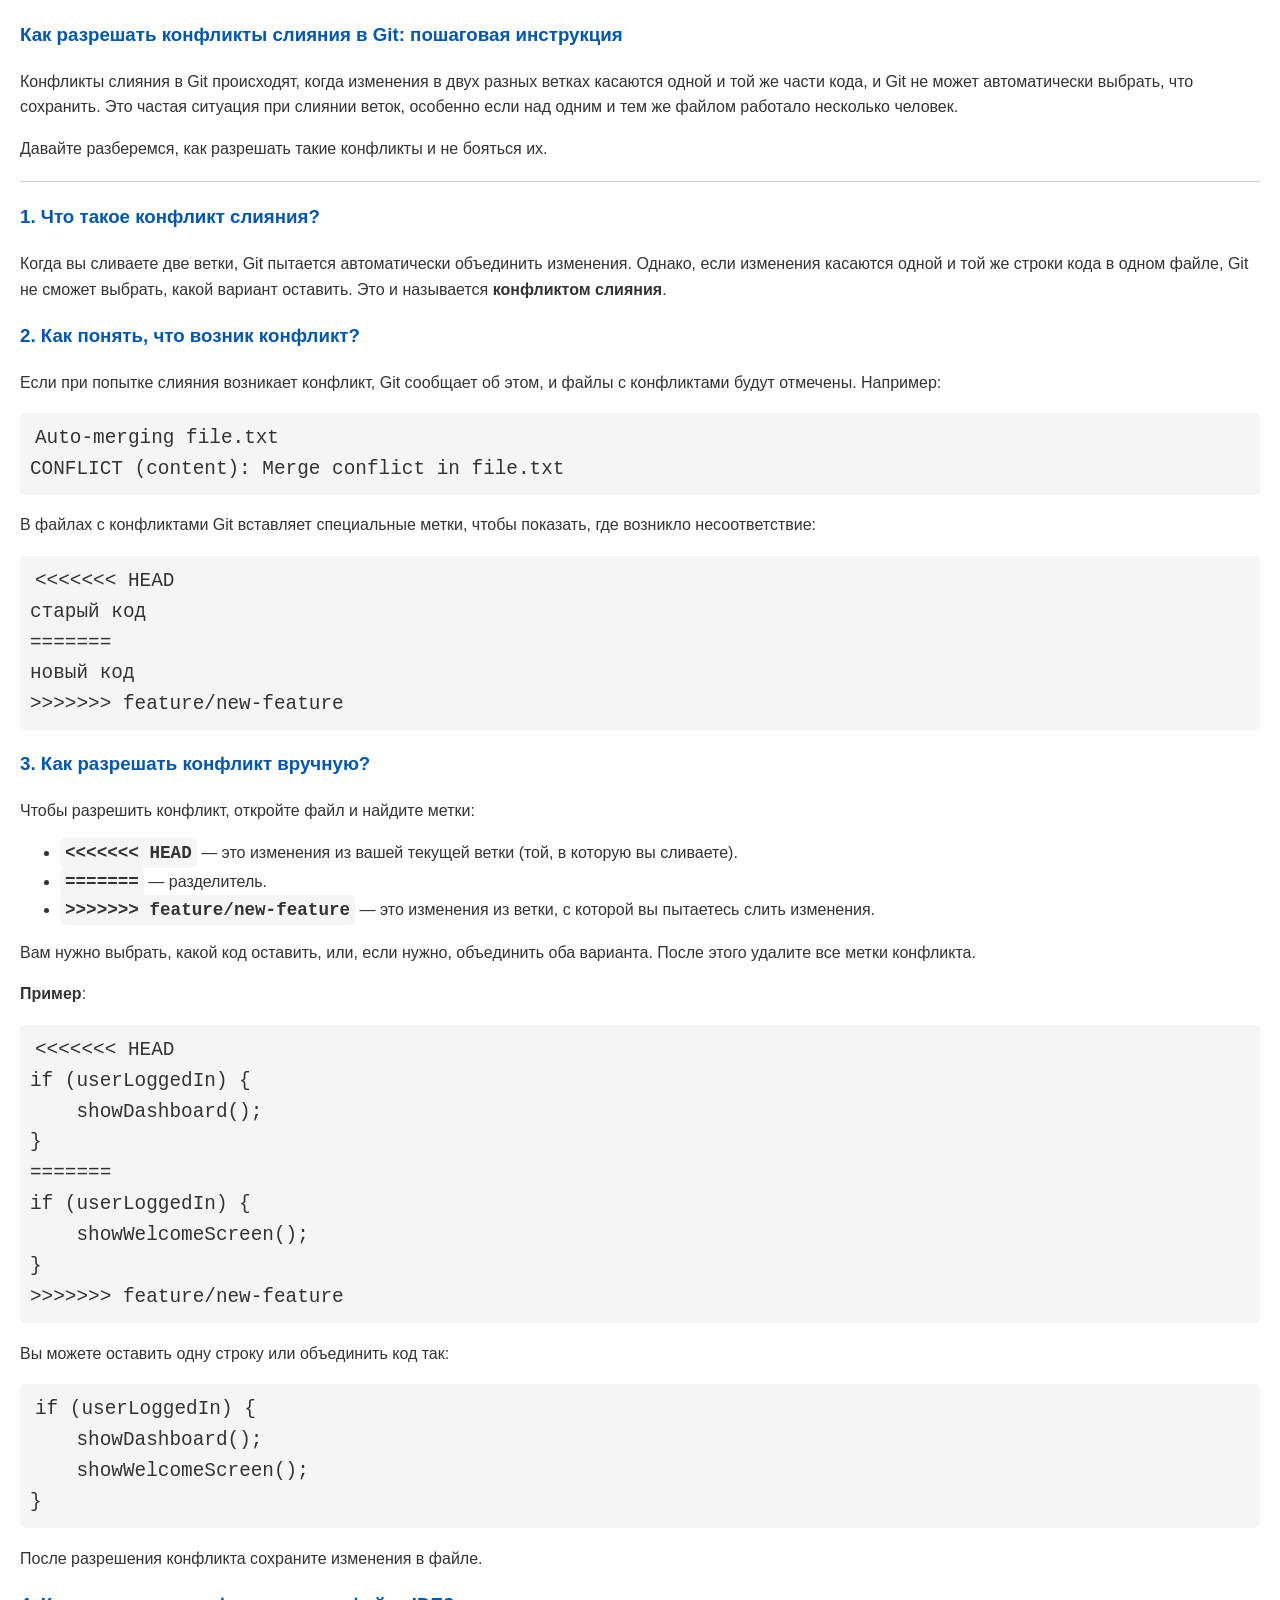
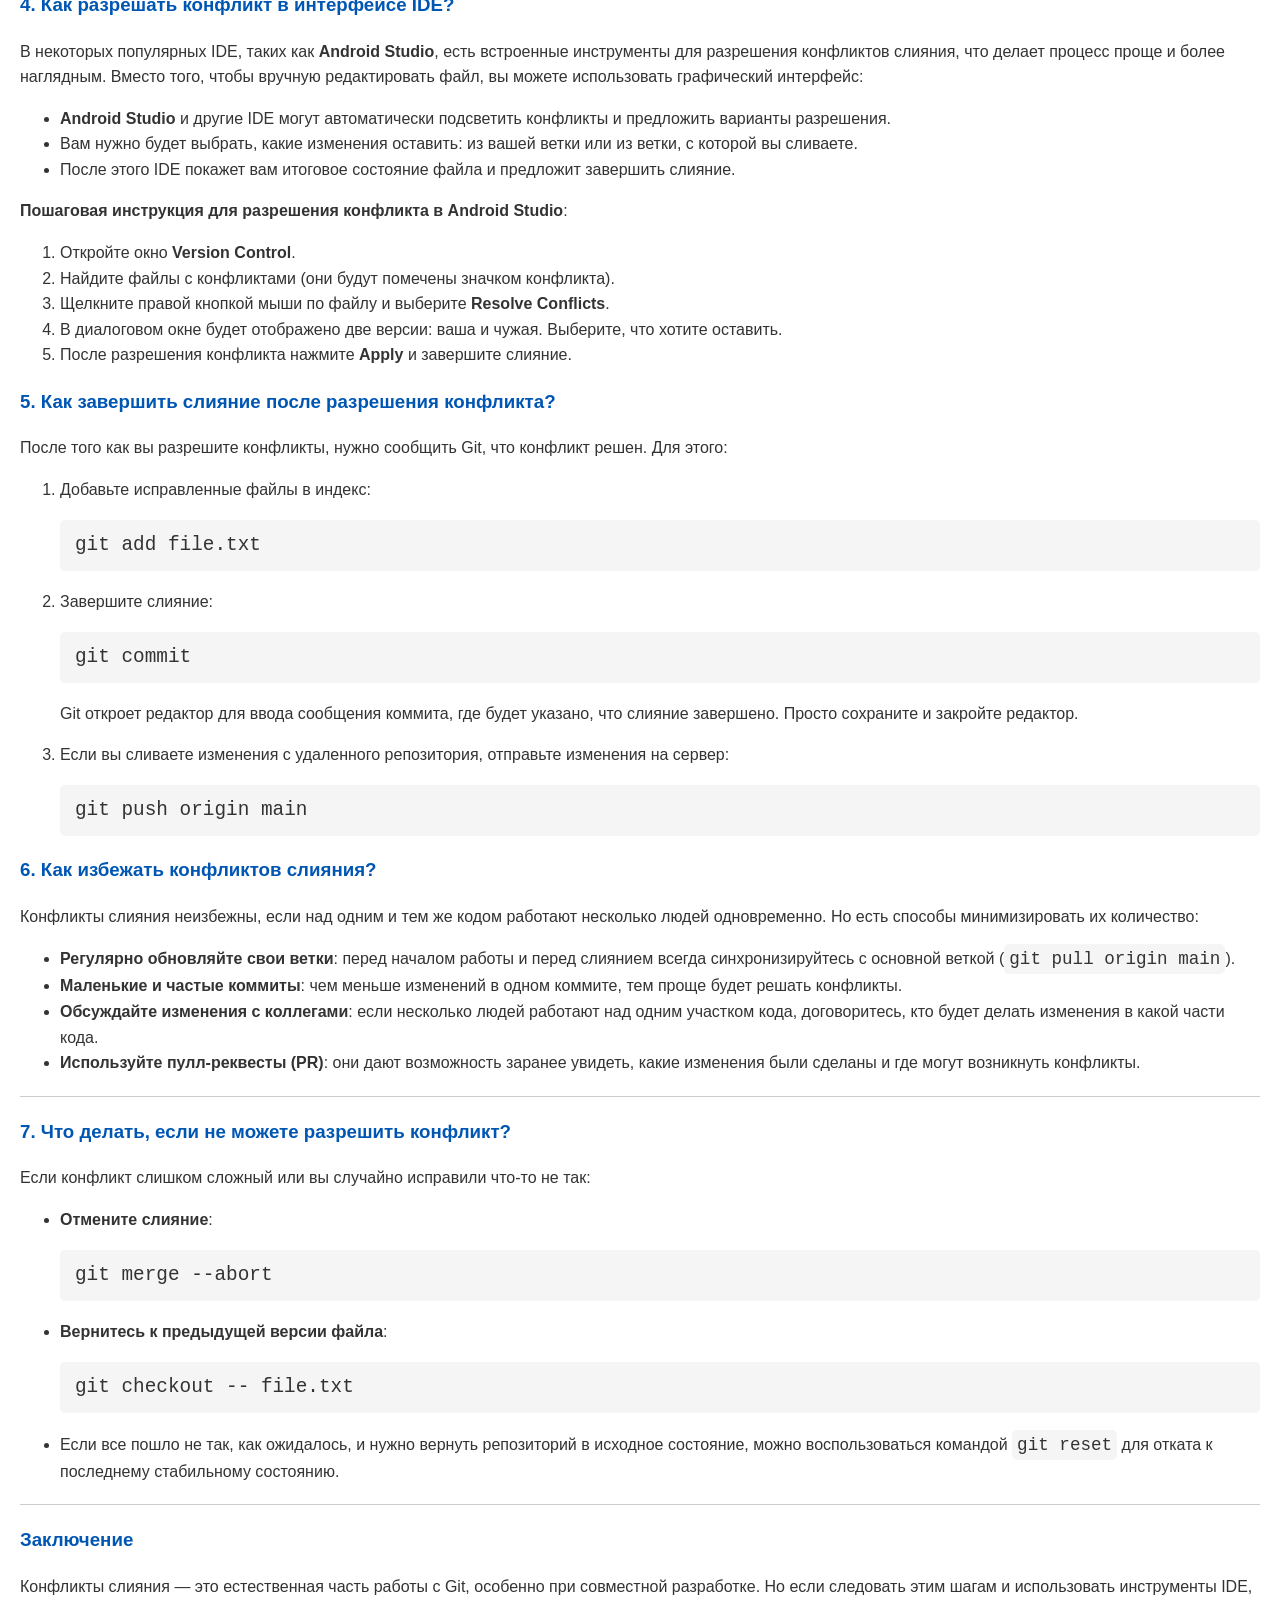
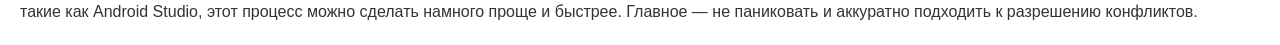
<file: merge_conflict.html>
<!DOCTYPE HTML>
<html lang="ru">
<head>
    <meta charset="UTF-8">
    <meta name="viewport" content="width=device-width, initial-scale=1.0">
    <meta name="title" content="Как разрешать конфликты слияния в Git">
    <meta name="description" content="Руководство по разрешению конфликтов слияния в Git: как правильно работать с конфликтами, советы и лучшие практики.">
    <meta name="og:type" content="website">
    <meta name="og:title" content="Как разрешать конфликты слияния в Git">
    <meta name="og:description" content="Подробное руководство по разрешению конфликтов слияния в Git, шаги для эффективного разрешения и предотвращения ошибок.">
    <meta name="twitter:card" content="summary_large_image">
    <meta name="twitter:title" content="Как разрешать конфликты слияния в Git">
    <meta name="twitter:description" content="Git: Как разрешать конфликты слияния, советы по эффективной работе с кодом и предотвращению ошибок.">
    <style>
        body {
            font-family: Calibri, Arial, sans-serif;
            line-height: 1.6;
            margin: 20px;
            color: #333;
        }

        h2, h3 {
            color: #0056b3;
        }

        code, pre {
            font-family: Consolas, "Courier New", monospace;
            font-size: 1.1em; /* Increased font size */
            background-color: #f5f5f5;
            padding: 5px;
            border-radius: 5px;
        }

        pre {
            overflow-x: auto;
            padding: 10px;
        }

        hr {
            border: 0;
            height: 1px;
            background: #ccc;
            margin: 20px 0;
        }
    </style>
    <title>Как разрешать конфликты слияния в Git</title>
</head>
<h3 id="-git-">Как разрешать конфликты слияния в Git: пошаговая инструкция</h3>
<p>Конфликты слияния в Git происходят, когда изменения в двух разных ветках касаются одной и той же части кода, и Git не может автоматически выбрать, что сохранить. Это частая ситуация при слиянии веток, особенно если над одним и тем же файлом работало несколько человек.</p>
<p>Давайте разберемся, как разрешать такие конфликты и не бояться их.</p>
<hr>
<h3 id="1-">1. <strong>Что такое конфликт слияния?</strong></h3>
<p>Когда вы сливаете две ветки, Git пытается автоматически объединить изменения. Однако, если изменения касаются одной и той же строки кода в одном файле, Git не сможет выбрать, какой вариант оставить. Это и называется <strong>конфликтом слияния</strong>.</p>
<h3 id="2-">2. <strong>Как понять, что возник конфликт?</strong></h3>
<p>Если при попытке слияния возникает конфликт, Git сообщает об этом, и файлы с конфликтами будут отмечены. Например:</p>
<pre><code class="lang-bash">Auto-merging <span class="hljs-keyword">file</span>.txt
CONFLICT (content): <span class="hljs-built_in">Merge</span> conflict <span class="hljs-keyword">in</span> <span class="hljs-keyword">file</span>.txt
</code></pre>
<p>В файлах с конфликтами Git вставляет специальные метки, чтобы показать, где возникло несоответствие:</p>
<pre><code class="lang-plaintext">&lt;&lt;&lt;&lt;&lt;&lt;&lt; HEAD
<span class="hljs-section">старый код
=======</span>
новый код
&gt;&gt;&gt;&gt;&gt;&gt;&gt; feature/new-feature
</code></pre>
<h3 id="3-">3. <strong>Как разрешать конфликт вручную?</strong></h3>
<p>Чтобы разрешить конфликт, откройте файл и найдите метки:</p>
<ul>
<li><strong><code>&lt;&lt;&lt;&lt;&lt;&lt;&lt; HEAD</code></strong> — это изменения из вашей текущей ветки (той, в которую вы сливаете).</li>
<li><strong><code>=======</code></strong> — разделитель.</li>
<li><strong><code>&gt;&gt;&gt;&gt;&gt;&gt;&gt; feature/new-feature</code></strong> — это изменения из ветки, с которой вы пытаетесь слить изменения.</li>
</ul>
<p>Вам нужно выбрать, какой код оставить, или, если нужно, объединить оба варианта. После этого удалите все метки конфликта.</p>
<p><strong>Пример</strong>:</p>
<pre><code class="lang-plaintext">&lt;&lt;&lt;&lt;&lt;&lt;&lt; HEAD
if (userLoggedIn) {
<span class="hljs-code">    showDashboard();</span>
<span class="hljs-section">}
=======</span>
if (userLoggedIn) {
<span class="hljs-code">    showWelcomeScreen();</span>
}
&gt;&gt;&gt;&gt;&gt;&gt;&gt; feature/new-feature
</code></pre>
<p>Вы можете оставить одну строку или объединить код так:</p>
<pre><code class="lang-plaintext"><span class="hljs-selector-tag">if</span> (userLoggedIn) {
    <span class="hljs-selector-tag">showDashboard</span>();
    <span class="hljs-selector-tag">showWelcomeScreen</span>();
}
</code></pre>
<p>После разрешения конфликта сохраните изменения в файле.</p>
<h3 id="4-ide-">4. <strong>Как разрешать конфликт в интерфейсе IDE?</strong></h3>
<p>В некоторых популярных IDE, таких как <strong>Android Studio</strong>, есть встроенные инструменты для разрешения конфликтов слияния, что делает процесс проще и более наглядным. Вместо того, чтобы вручную редактировать файл, вы можете использовать графический интерфейс:</p>
<ul>
<li><strong>Android Studio</strong> и другие IDE могут автоматически подсветить конфликты и предложить варианты разрешения.</li>
<li>Вам нужно будет выбрать, какие изменения оставить: из вашей ветки или из ветки, с которой вы сливаете.</li>
<li>После этого IDE покажет вам итоговое состояние файла и предложит завершить слияние.</li>
</ul>
<p><strong>Пошаговая инструкция для разрешения конфликта в Android Studio</strong>:</p>
<ol>
<li>Откройте окно <strong>Version Control</strong>.</li>
<li>Найдите файлы с конфликтами (они будут помечены значком конфликта).</li>
<li>Щелкните правой кнопкой мыши по файлу и выберите <strong>Resolve Conflicts</strong>.</li>
<li>В диалоговом окне будет отображено две версии: ваша и чужая. Выберите, что хотите оставить.</li>
<li>После разрешения конфликта нажмите <strong>Apply</strong> и завершите слияние.</li>
</ol>
<h3 id="5-">5. <strong>Как завершить слияние после разрешения конфликта?</strong></h3>
<p>После того как вы разрешите конфликты, нужно сообщить Git, что конфликт решен. Для этого:</p>
<ol>
<li>Добавьте исправленные файлы в индекс:<pre><code class="lang-bash">git <span class="hljs-keyword">add</span><span class="bash"> file.txt</span>
</code></pre>
</li>
<li><p>Завершите слияние:</p>
<pre><code class="lang-bash"><span class="hljs-attribute">git commit</span>
</code></pre>
<p>Git откроет редактор для ввода сообщения коммита, где будет указано, что слияние завершено. Просто сохраните и закройте редактор.</p>
</li>
<li><p>Если вы сливаете изменения с удаленного репозитория, отправьте изменения на сервер:</p>
<pre><code class="lang-bash">git <span class="hljs-built_in">push</span> <span class="hljs-built_in">origin</span> main
</code></pre>
</li>
</ol>
<h3 id="6-">6. <strong>Как избежать конфликтов слияния?</strong></h3>
<p>Конфликты слияния неизбежны, если над одним и тем же кодом работают несколько людей одновременно. Но есть способы минимизировать их количество:</p>
<ul>
<li><strong>Регулярно обновляйте свои ветки</strong>: перед началом работы и перед слиянием всегда синхронизируйтесь с основной веткой (<code>git pull origin main</code>).</li>
<li><strong>Маленькие и частые коммиты</strong>: чем меньше изменений в одном коммите, тем проще будет решать конфликты.</li>
<li><strong>Обсуждайте изменения с коллегами</strong>: если несколько людей работают над одним участком кода, договоритесь, кто будет делать изменения в какой части кода.</li>
<li><strong>Используйте пулл-реквесты (PR)</strong>: они дают возможность заранее увидеть, какие изменения были сделаны и где могут возникнуть конфликты.</li>
</ul>
<hr>
<h3 id="7-">7. <strong>Что делать, если не можете разрешить конфликт?</strong></h3>
<p>Если конфликт слишком сложный или вы случайно исправили что-то не так:</p>
<ul>
<li><strong>Отмените слияние</strong>:<pre><code class="lang-bash">git <span class="hljs-built_in">merge</span> <span class="hljs-comment">--abort</span>
</code></pre>
</li>
<li><strong>Вернитесь к предыдущей версии файла</strong>:<pre><code class="lang-bash">git checkout <span class="hljs-comment">-- file.txt</span>
</code></pre>
</li>
<li>Если все пошло не так, как ожидалось, и нужно вернуть репозиторий в исходное состояние, можно воспользоваться командой <code>git reset</code> для отката к последнему стабильному состоянию.</li>
</ul>
<hr>
<h3 id="-">Заключение</h3>
<p>Конфликты слияния — это естественная часть работы с Git, особенно при совместной разработке. Но если следовать этим шагам и использовать инструменты IDE, такие как Android Studio, этот процесс можно сделать намного проще и быстрее. Главное — не паниковать и аккуратно подходить к разрешению конфликтов.</p>
</html>
</file>
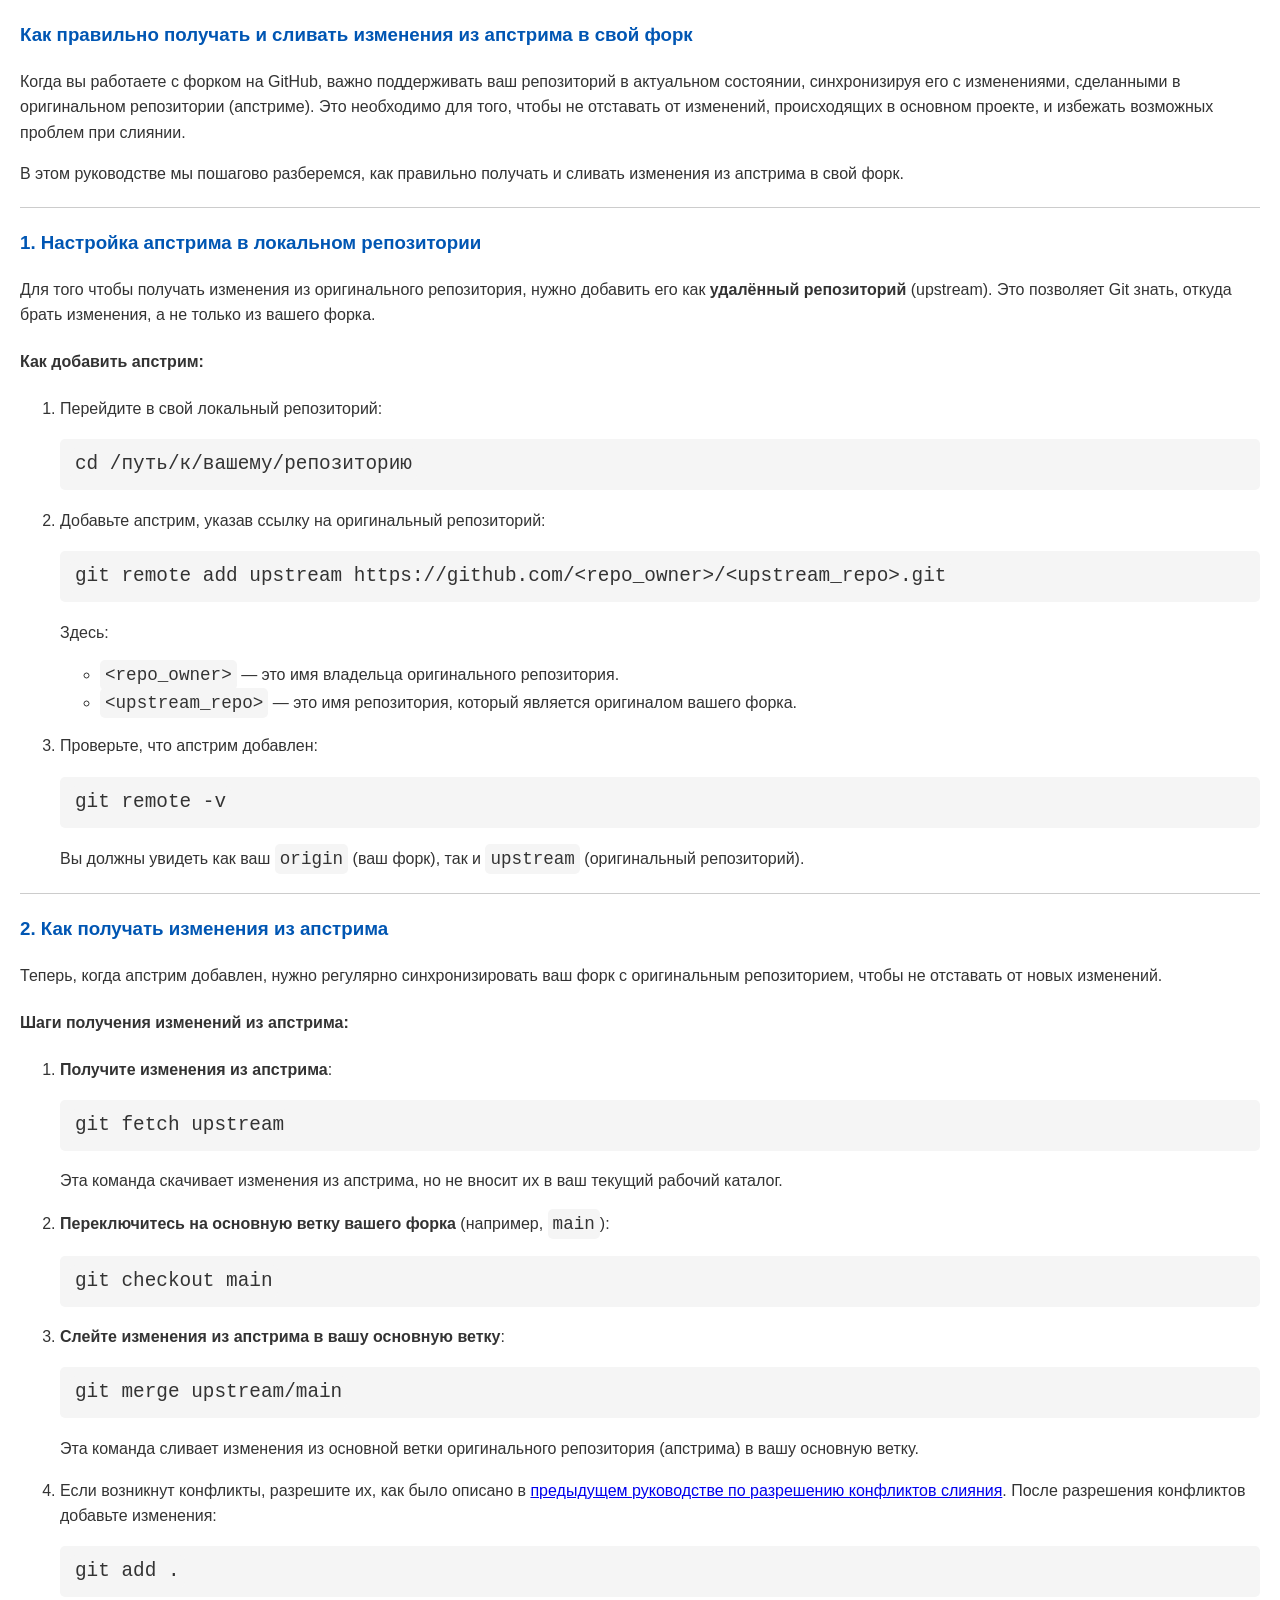
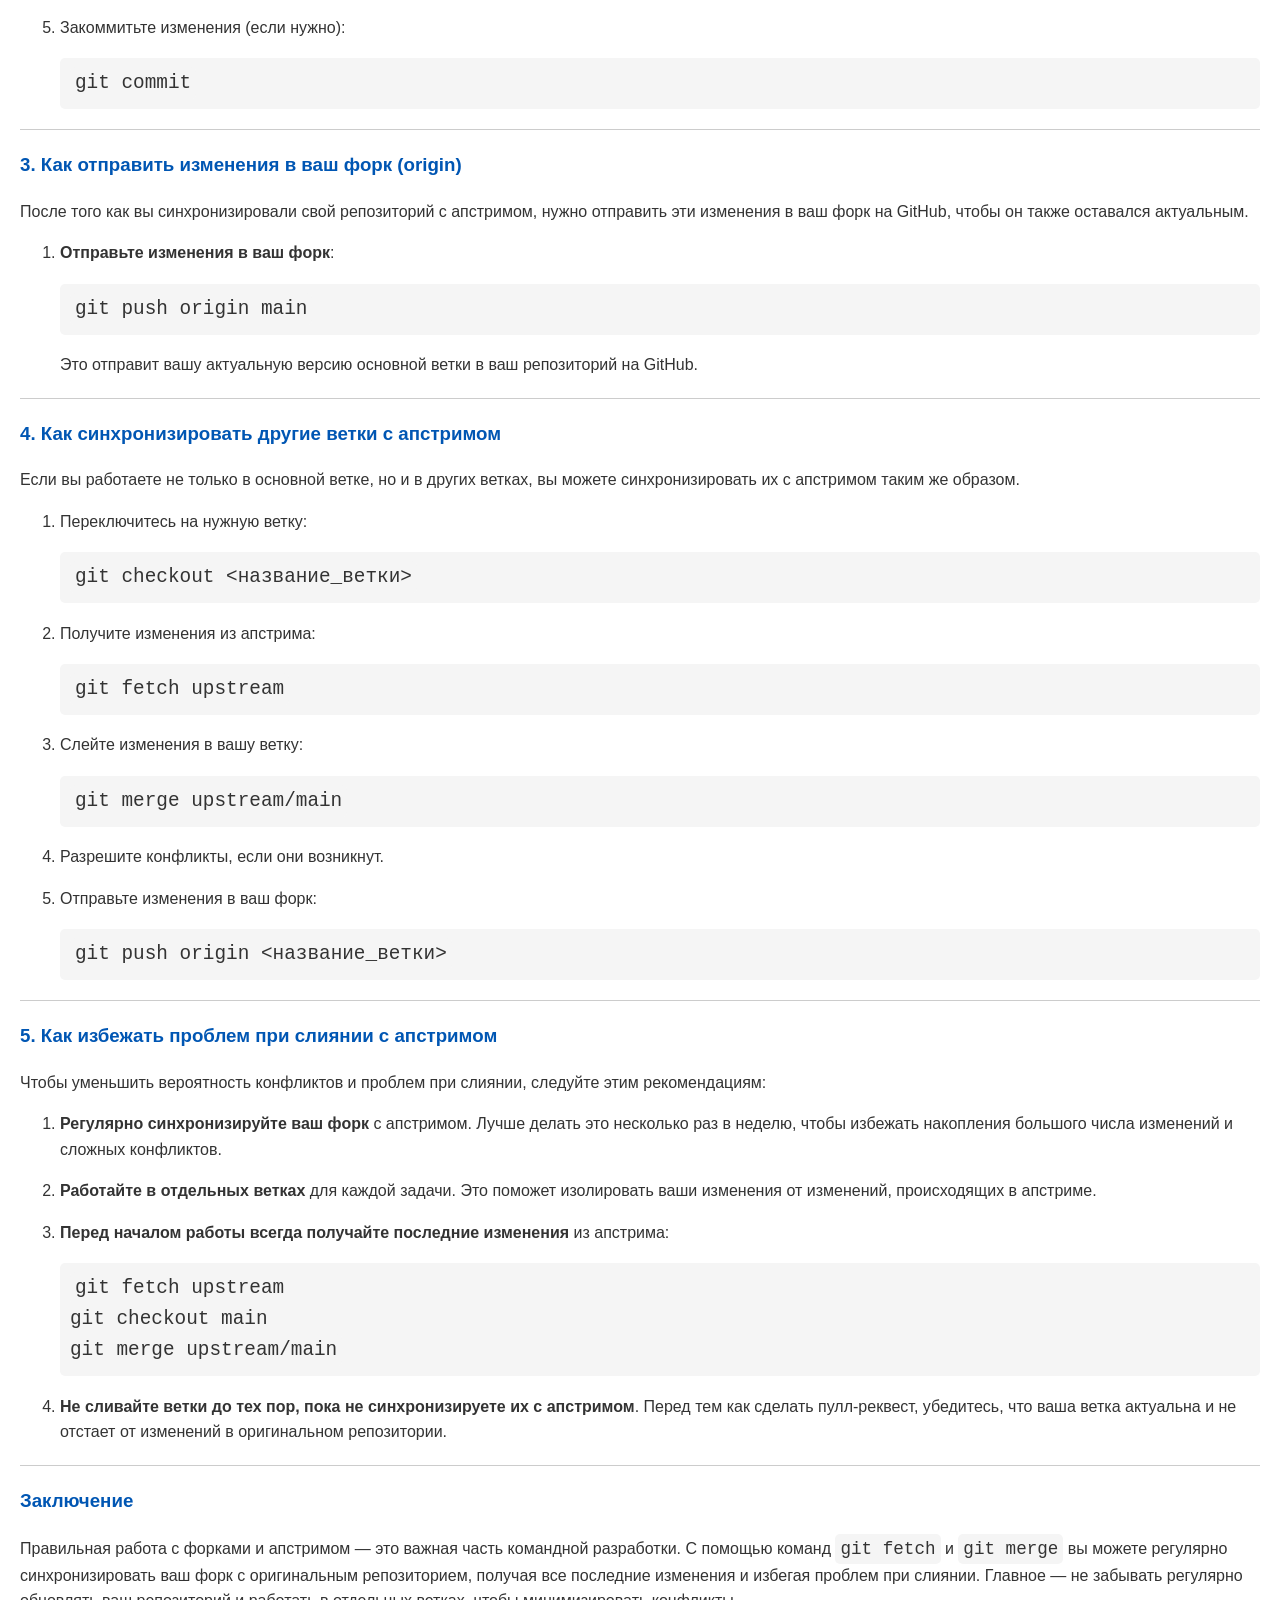
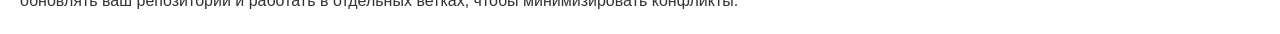
<file: merge_upstream.html>
<!DOCTYPE HTML>
<html lang="ru">
<head>
    <meta charset="UTF-8">
    <meta name="viewport" content="width=device-width, initial-scale=1.0">
    <meta name="title" content="Как правильно получать и сливать изменения из апстрима в свой форк">
    <meta name="description" content="Руководство по получению и слиянию изменений из апстрима в форк: пошаговая инструкция и советы по работе с Git и GitHub.">
    <meta name="og:type" content="website">
    <meta name="og:title" content="Как правильно получать и сливать изменения из апстрима в свой форк">
    <meta name="og:description" content="Подробное руководство по синхронизации форка с апстримом: как правильно обновлять репозиторий, избегать конфликтов и поддерживать актуальность кода.">
    <meta name="twitter:card" content="summary_large_image">
    <meta name="twitter:title" content="Как правильно получать и сливать изменения из апстрима в свой форк">
    <meta name="twitter:description" content="Как синхронизировать свой форк с основным репозиторием, советы по слиянию изменений и предотвращению конфликтов.">
    <style>
        body {
            font-family: Calibri, Arial, sans-serif;
            line-height: 1.6;
            margin: 20px;
            color: #333;
        }

        h2, h3 {
            color: #0056b3;
        }

        code, pre {
            font-family: Consolas, "Courier New", monospace;
            font-size: 1.1em; /* Increased font size */
            background-color: #f5f5f5;
            padding: 5px;
            border-radius: 5px;
        }

        pre {
            overflow-x: auto;
            padding: 10px;
        }

        hr {
            border: 0;
            height: 1px;
            background: #ccc;
            margin: 20px 0;
        }
    </style>
    <title>Как правильно получать и сливать изменения из апстрима в свой форк</title>
</head>
<h3 id="-">Как правильно получать и сливать изменения из апстрима в свой форк</h3>
<p>Когда вы работаете с форком на GitHub, важно поддерживать ваш репозиторий в актуальном состоянии, синхронизируя его с изменениями, сделанными в оригинальном репозитории (апстриме). Это необходимо для того, чтобы не отставать от изменений, происходящих в основном проекте, и избежать возможных проблем при слиянии.</p>
<p>В этом руководстве мы пошагово разберемся, как правильно получать и сливать изменения из апстрима в свой форк.</p>
<hr>
<h3 id="1-">1. <strong>Настройка апстрима в локальном репозитории</strong></h3>
<p>Для того чтобы получать изменения из оригинального репозитория, нужно добавить его как <strong>удалённый репозиторий</strong> (upstream). Это позволяет Git знать, откуда брать изменения, а не только из вашего форка.</p>
<h4 id="-">Как добавить апстрим:</h4>
<ol>
<li><p>Перейдите в свой локальный репозиторий:</p>
<pre><code class="lang-bash">cd <span class="hljs-regexp">/путь/</span>к<span class="hljs-regexp">/вашему/</span>репозиторию
</code></pre>
</li>
<li><p>Добавьте апстрим, указав ссылку на оригинальный репозиторий:</p>
<pre><code class="lang-bash">git remote <span class="hljs-built_in">add</span> upstream http<span class="hljs-variable">s:</span>//github.<span class="hljs-keyword">com</span>/<span class="hljs-symbol">&lt;repo_owner&gt;</span>/<span class="hljs-symbol">&lt;upstream_repo&gt;</span>.git
</code></pre>
<p>Здесь:</p>
<ul>
<li><code>&lt;repo_owner&gt;</code> — это имя владельца оригинального репозитория.</li>
<li><code>&lt;upstream_repo&gt;</code> — это имя репозитория, который является оригиналом вашего форка.</li>
</ul>
</li>
<li><p>Проверьте, что апстрим добавлен:</p>
<pre><code class="lang-bash"><span class="hljs-attribute">git remote -v</span>
</code></pre>
<p>Вы должны увидеть как ваш <code>origin</code> (ваш форк), так и <code>upstream</code> (оригинальный репозиторий).</p>
</li>
</ol>
<hr>
<h3 id="2-">2. <strong>Как получать изменения из апстрима</strong></h3>
<p>Теперь, когда апстрим добавлен, нужно регулярно синхронизировать ваш форк с оригинальным репозиторием, чтобы не отставать от новых изменений.</p>
<h4 id="-">Шаги получения изменений из апстрима:</h4>
<ol>
<li><p><strong>Получите изменения из апстрима</strong>:</p>
<pre><code class="lang-bash"><span class="hljs-attribute">git fetch upstream</span>
</code></pre>
<p>Эта команда скачивает изменения из апстрима, но не вносит их в ваш текущий рабочий каталог.</p>
</li>
<li><p><strong>Переключитесь на основную ветку вашего форка</strong> (например, <code>main</code>):</p>
<pre><code class="lang-bash"><span class="hljs-attribute">git checkout main</span>
</code></pre>
</li>
<li><p><strong>Слейте изменения из апстрима в вашу основную ветку</strong>:</p>
<pre><code class="lang-bash">git <span class="hljs-keyword">merge</span> upstream/<span class="hljs-keyword">main</span>
</code></pre>
<p>Эта команда сливает изменения из основной ветки оригинального репозитория (апстрима) в вашу основную ветку.</p>
</li>
<li><p>Если возникнут конфликты, разрешите их, как было описано в <a href="merge_conflict.html">предыдущем руководстве по разрешению конфликтов слияния</a>. После разрешения конфликтов добавьте изменения:</p>
<pre><code class="lang-bash">git <span class="hljs-keyword">add</span><span class="bash"> .</span>
</code></pre>
</li>
<li><p>Закоммитьте изменения (если нужно):</p>
<pre><code class="lang-bash"><span class="hljs-attribute">git commit</span>
</code></pre>
</li>
</ol>
<hr>
<h3 id="3-origin-">3. <strong>Как отправить изменения в ваш форк (origin)</strong></h3>
<p>После того как вы синхронизировали свой репозиторий с апстримом, нужно отправить эти изменения в ваш форк на GitHub, чтобы он также оставался актуальным.</p>
<ol>
<li><strong>Отправьте изменения в ваш форк</strong>:<pre><code class="lang-bash">git <span class="hljs-built_in">push</span> <span class="hljs-built_in">origin</span> main
</code></pre>
Это отправит вашу актуальную версию основной ветки в ваш репозиторий на GitHub.</li>
</ol>
<hr>
<h3 id="4-">4. <strong>Как синхронизировать другие ветки с апстримом</strong></h3>
<p>Если вы работаете не только в основной ветке, но и в других ветках, вы можете синхронизировать их с апстримом таким же образом.</p>
<ol>
<li><p>Переключитесь на нужную ветку:</p>
<pre><code class="lang-bash">git checkout <span class="hljs-tag">&lt;<span class="hljs-name">название_ветки</span>&gt;</span>
</code></pre>
</li>
<li><p>Получите изменения из апстрима:</p>
<pre><code class="lang-bash"><span class="hljs-attribute">git fetch upstream</span>
</code></pre>
</li>
<li><p>Слейте изменения в вашу ветку:</p>
<pre><code class="lang-bash">git <span class="hljs-keyword">merge</span> upstream/<span class="hljs-keyword">main</span>
</code></pre>
</li>
<li><p>Разрешите конфликты, если они возникнут.</p>
</li>
<li><p>Отправьте изменения в ваш форк:</p>
<pre><code class="lang-bash">git <span class="hljs-built_in">push</span> <span class="hljs-built_in">origin</span> &lt;название<span class="hljs-symbol">_</span>ветки&gt;
</code></pre>
</li>
</ol>
<hr>
<h3 id="5-">5. <strong>Как избежать проблем при слиянии с апстримом</strong></h3>
<p>Чтобы уменьшить вероятность конфликтов и проблем при слиянии, следуйте этим рекомендациям:</p>
<ol>
<li><p><strong>Регулярно синхронизируйте ваш форк</strong> с апстримом. Лучше делать это несколько раз в неделю, чтобы избежать накопления большого числа изменений и сложных конфликтов.</p>
</li>
<li><p><strong>Работайте в отдельных ветках</strong> для каждой задачи. Это поможет изолировать ваши изменения от изменений, происходящих в апстриме.</p>
</li>
<li><p><strong>Перед началом работы всегда получайте последние изменения</strong> из апстрима:</p>
<pre><code class="lang-bash">git fetch upstream
git checkout main
git <span class="hljs-keyword">merge</span> upstream/<span class="hljs-keyword">main</span>
</code></pre>
</li>
<li><p><strong>Не сливайте ветки до тех пор, пока не синхронизируете их с апстримом</strong>. Перед тем как сделать пулл-реквест, убедитесь, что ваша ветка актуальна и не отстает от изменений в оригинальном репозитории.</p>
</li>
</ol>
<hr>
<h3 id="-">Заключение</h3>
<p>Правильная работа с форками и апстримом — это важная часть командной разработки. С помощью команд <code>git fetch</code> и <code>git merge</code> вы можете регулярно синхронизировать ваш форк с оригинальным репозиторием, получая все последние изменения и избегая проблем при слиянии. Главное — не забывать регулярно обновлять ваш репозиторий и работать в отдельных ветках, чтобы минимизировать конфликты.</p>

  </html>
</file>
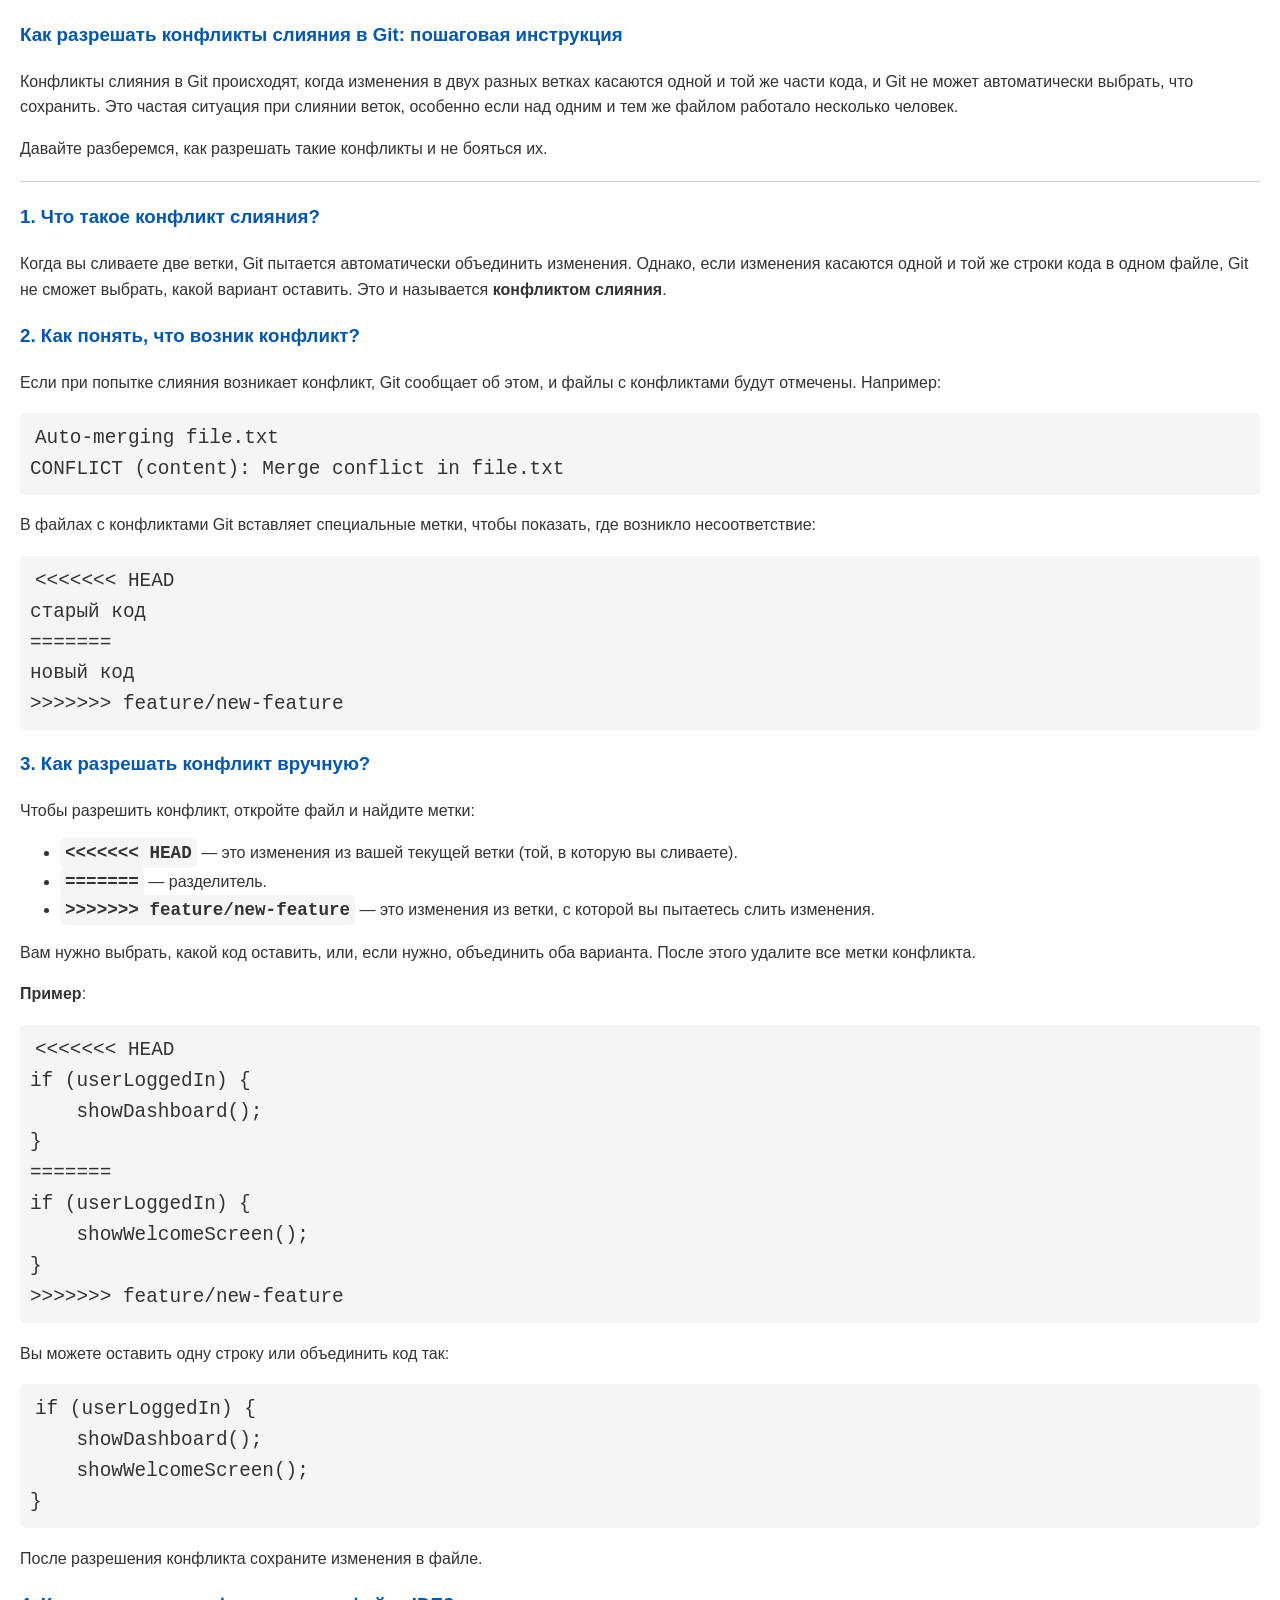
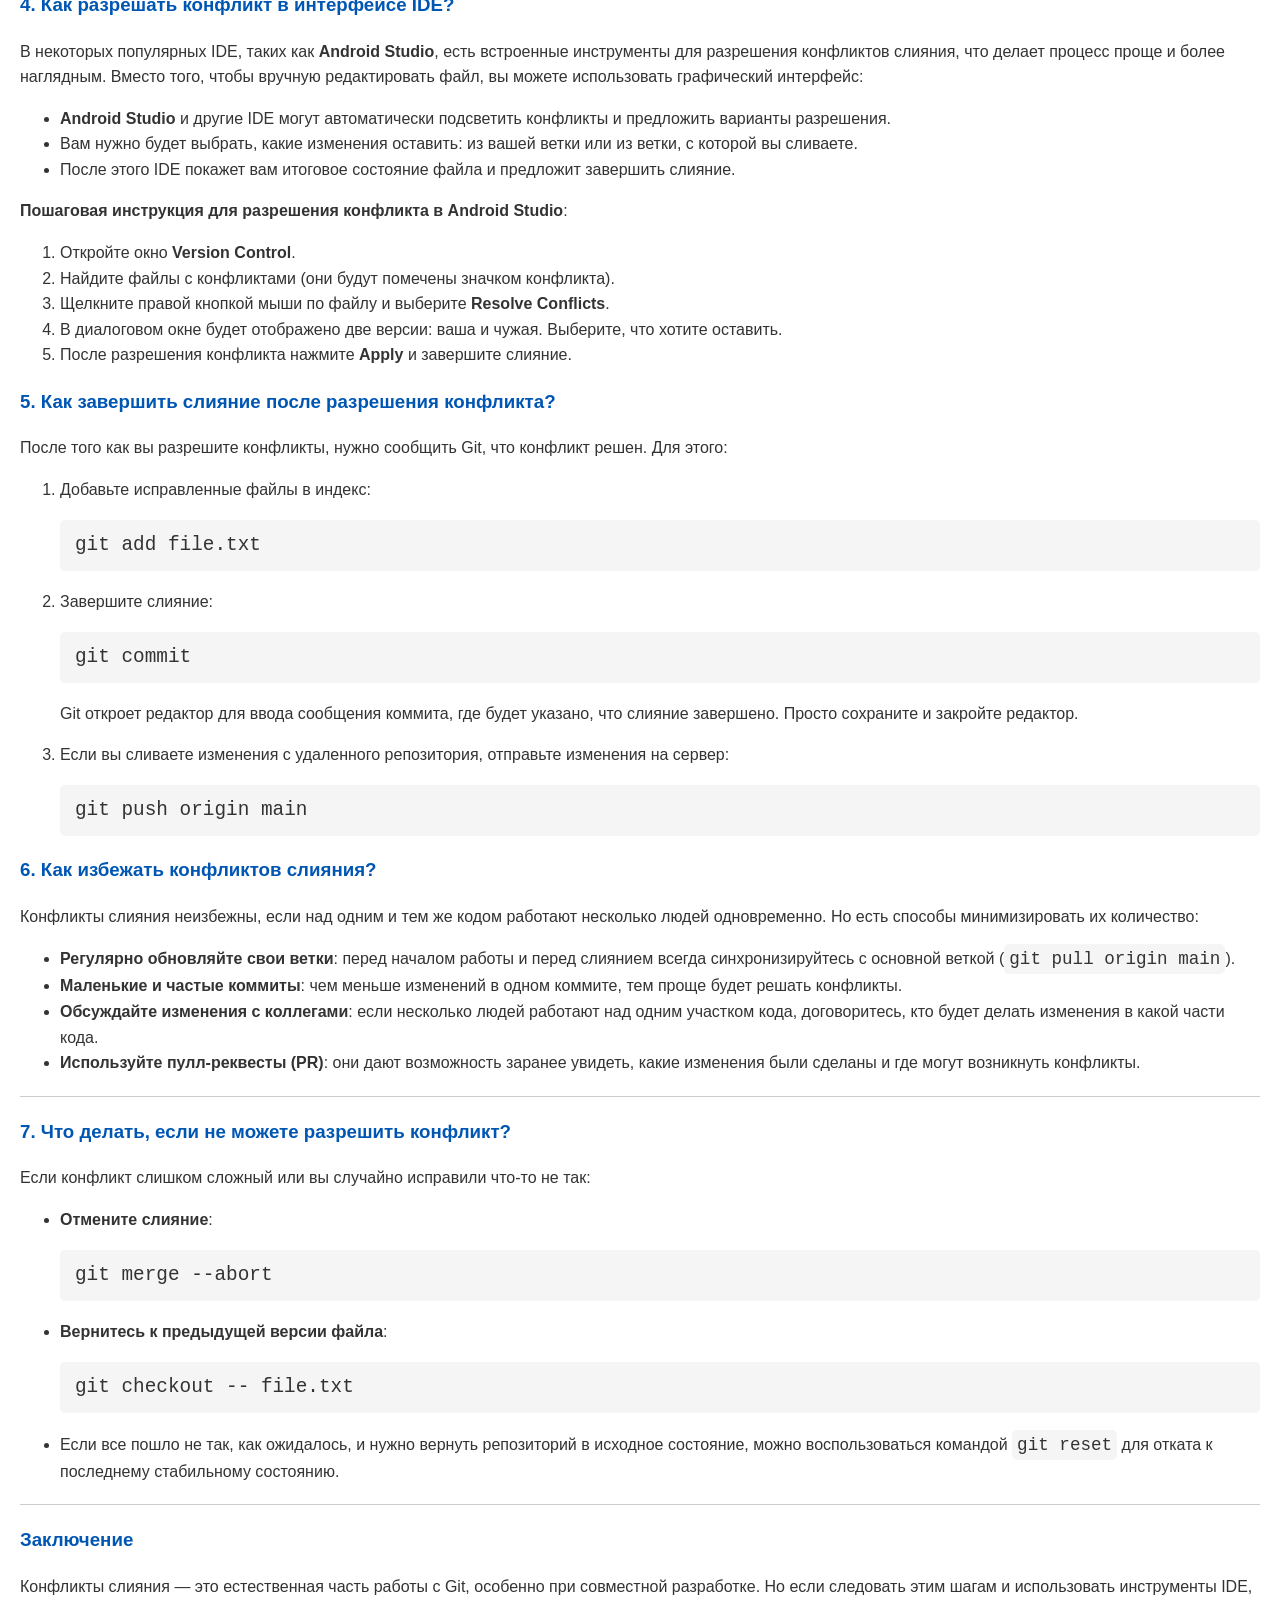
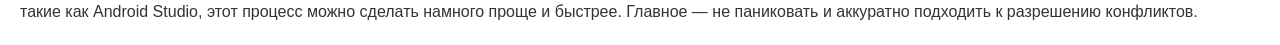
<file: git/merge_conflict.html>
<!DOCTYPE HTML>
<html lang="ru">
<head>
    <meta charset="UTF-8">
    <meta name="viewport" content="width=device-width, initial-scale=1.0">
    <meta name="title" content="Как разрешать конфликты слияния в Git">
    <meta name="description" content="Руководство по разрешению конфликтов слияния в Git: как правильно работать с конфликтами, советы и лучшие практики.">
    <meta name="og:type" content="website">
    <meta name="og:title" content="Как разрешать конфликты слияния в Git">
    <meta name="og:description" content="Подробное руководство по разрешению конфликтов слияния в Git, шаги для эффективного разрешения и предотвращения ошибок.">
    <meta name="twitter:card" content="summary_large_image">
    <meta name="twitter:title" content="Как разрешать конфликты слияния в Git">
    <meta name="twitter:description" content="Git: Как разрешать конфликты слияния, советы по эффективной работе с кодом и предотвращению ошибок.">
    <style>
        body {
            font-family: Calibri, Arial, sans-serif;
            line-height: 1.6;
            margin: 20px;
            color: #333;
        }

        h2, h3 {
            color: #0056b3;
        }

        code, pre {
            font-family: Consolas, "Courier New", monospace;
            font-size: 1.1em; /* Increased font size */
            background-color: #f5f5f5;
            padding: 5px;
            border-radius: 5px;
        }

        pre {
            overflow-x: auto;
            padding: 10px;
        }

        hr {
            border: 0;
            height: 1px;
            background: #ccc;
            margin: 20px 0;
        }
    </style>
    <title>Как разрешать конфликты слияния в Git</title>
</head>
<h3 id="-git-">Как разрешать конфликты слияния в Git: пошаговая инструкция</h3>
<p>Конфликты слияния в Git происходят, когда изменения в двух разных ветках касаются одной и той же части кода, и Git не может автоматически выбрать, что сохранить. Это частая ситуация при слиянии веток, особенно если над одним и тем же файлом работало несколько человек.</p>
<p>Давайте разберемся, как разрешать такие конфликты и не бояться их.</p>
<hr>
<h3 id="1-">1. <strong>Что такое конфликт слияния?</strong></h3>
<p>Когда вы сливаете две ветки, Git пытается автоматически объединить изменения. Однако, если изменения касаются одной и той же строки кода в одном файле, Git не сможет выбрать, какой вариант оставить. Это и называется <strong>конфликтом слияния</strong>.</p>
<h3 id="2-">2. <strong>Как понять, что возник конфликт?</strong></h3>
<p>Если при попытке слияния возникает конфликт, Git сообщает об этом, и файлы с конфликтами будут отмечены. Например:</p>
<pre><code class="lang-bash">Auto-merging <span class="hljs-keyword">file</span>.txt
CONFLICT (content): <span class="hljs-built_in">Merge</span> conflict <span class="hljs-keyword">in</span> <span class="hljs-keyword">file</span>.txt
</code></pre>
<p>В файлах с конфликтами Git вставляет специальные метки, чтобы показать, где возникло несоответствие:</p>
<pre><code class="lang-plaintext">&lt;&lt;&lt;&lt;&lt;&lt;&lt; HEAD
<span class="hljs-section">старый код
=======</span>
новый код
&gt;&gt;&gt;&gt;&gt;&gt;&gt; feature/new-feature
</code></pre>
<h3 id="3-">3. <strong>Как разрешать конфликт вручную?</strong></h3>
<p>Чтобы разрешить конфликт, откройте файл и найдите метки:</p>
<ul>
<li><strong><code>&lt;&lt;&lt;&lt;&lt;&lt;&lt; HEAD</code></strong> — это изменения из вашей текущей ветки (той, в которую вы сливаете).</li>
<li><strong><code>=======</code></strong> — разделитель.</li>
<li><strong><code>&gt;&gt;&gt;&gt;&gt;&gt;&gt; feature/new-feature</code></strong> — это изменения из ветки, с которой вы пытаетесь слить изменения.</li>
</ul>
<p>Вам нужно выбрать, какой код оставить, или, если нужно, объединить оба варианта. После этого удалите все метки конфликта.</p>
<p><strong>Пример</strong>:</p>
<pre><code class="lang-plaintext">&lt;&lt;&lt;&lt;&lt;&lt;&lt; HEAD
if (userLoggedIn) {
<span class="hljs-code">    showDashboard();</span>
<span class="hljs-section">}
=======</span>
if (userLoggedIn) {
<span class="hljs-code">    showWelcomeScreen();</span>
}
&gt;&gt;&gt;&gt;&gt;&gt;&gt; feature/new-feature
</code></pre>
<p>Вы можете оставить одну строку или объединить код так:</p>
<pre><code class="lang-plaintext"><span class="hljs-selector-tag">if</span> (userLoggedIn) {
    <span class="hljs-selector-tag">showDashboard</span>();
    <span class="hljs-selector-tag">showWelcomeScreen</span>();
}
</code></pre>
<p>После разрешения конфликта сохраните изменения в файле.</p>
<h3 id="4-ide-">4. <strong>Как разрешать конфликт в интерфейсе IDE?</strong></h3>
<p>В некоторых популярных IDE, таких как <strong>Android Studio</strong>, есть встроенные инструменты для разрешения конфликтов слияния, что делает процесс проще и более наглядным. Вместо того, чтобы вручную редактировать файл, вы можете использовать графический интерфейс:</p>
<ul>
<li><strong>Android Studio</strong> и другие IDE могут автоматически подсветить конфликты и предложить варианты разрешения.</li>
<li>Вам нужно будет выбрать, какие изменения оставить: из вашей ветки или из ветки, с которой вы сливаете.</li>
<li>После этого IDE покажет вам итоговое состояние файла и предложит завершить слияние.</li>
</ul>
<p><strong>Пошаговая инструкция для разрешения конфликта в Android Studio</strong>:</p>
<ol>
<li>Откройте окно <strong>Version Control</strong>.</li>
<li>Найдите файлы с конфликтами (они будут помечены значком конфликта).</li>
<li>Щелкните правой кнопкой мыши по файлу и выберите <strong>Resolve Conflicts</strong>.</li>
<li>В диалоговом окне будет отображено две версии: ваша и чужая. Выберите, что хотите оставить.</li>
<li>После разрешения конфликта нажмите <strong>Apply</strong> и завершите слияние.</li>
</ol>
<h3 id="5-">5. <strong>Как завершить слияние после разрешения конфликта?</strong></h3>
<p>После того как вы разрешите конфликты, нужно сообщить Git, что конфликт решен. Для этого:</p>
<ol>
<li>Добавьте исправленные файлы в индекс:<pre><code class="lang-bash">git <span class="hljs-keyword">add</span><span class="bash"> file.txt</span>
</code></pre>
</li>
<li><p>Завершите слияние:</p>
<pre><code class="lang-bash"><span class="hljs-attribute">git commit</span>
</code></pre>
<p>Git откроет редактор для ввода сообщения коммита, где будет указано, что слияние завершено. Просто сохраните и закройте редактор.</p>
</li>
<li><p>Если вы сливаете изменения с удаленного репозитория, отправьте изменения на сервер:</p>
<pre><code class="lang-bash">git <span class="hljs-built_in">push</span> <span class="hljs-built_in">origin</span> main
</code></pre>
</li>
</ol>
<h3 id="6-">6. <strong>Как избежать конфликтов слияния?</strong></h3>
<p>Конфликты слияния неизбежны, если над одним и тем же кодом работают несколько людей одновременно. Но есть способы минимизировать их количество:</p>
<ul>
<li><strong>Регулярно обновляйте свои ветки</strong>: перед началом работы и перед слиянием всегда синхронизируйтесь с основной веткой (<code>git pull origin main</code>).</li>
<li><strong>Маленькие и частые коммиты</strong>: чем меньше изменений в одном коммите, тем проще будет решать конфликты.</li>
<li><strong>Обсуждайте изменения с коллегами</strong>: если несколько людей работают над одним участком кода, договоритесь, кто будет делать изменения в какой части кода.</li>
<li><strong>Используйте пулл-реквесты (PR)</strong>: они дают возможность заранее увидеть, какие изменения были сделаны и где могут возникнуть конфликты.</li>
</ul>
<hr>
<h3 id="7-">7. <strong>Что делать, если не можете разрешить конфликт?</strong></h3>
<p>Если конфликт слишком сложный или вы случайно исправили что-то не так:</p>
<ul>
<li><strong>Отмените слияние</strong>:<pre><code class="lang-bash">git <span class="hljs-built_in">merge</span> <span class="hljs-comment">--abort</span>
</code></pre>
</li>
<li><strong>Вернитесь к предыдущей версии файла</strong>:<pre><code class="lang-bash">git checkout <span class="hljs-comment">-- file.txt</span>
</code></pre>
</li>
<li>Если все пошло не так, как ожидалось, и нужно вернуть репозиторий в исходное состояние, можно воспользоваться командой <code>git reset</code> для отката к последнему стабильному состоянию.</li>
</ul>
<hr>
<h3 id="-">Заключение</h3>
<p>Конфликты слияния — это естественная часть работы с Git, особенно при совместной разработке. Но если следовать этим шагам и использовать инструменты IDE, такие как Android Studio, этот процесс можно сделать намного проще и быстрее. Главное — не паниковать и аккуратно подходить к разрешению конфликтов.</p>
</html>
</file>
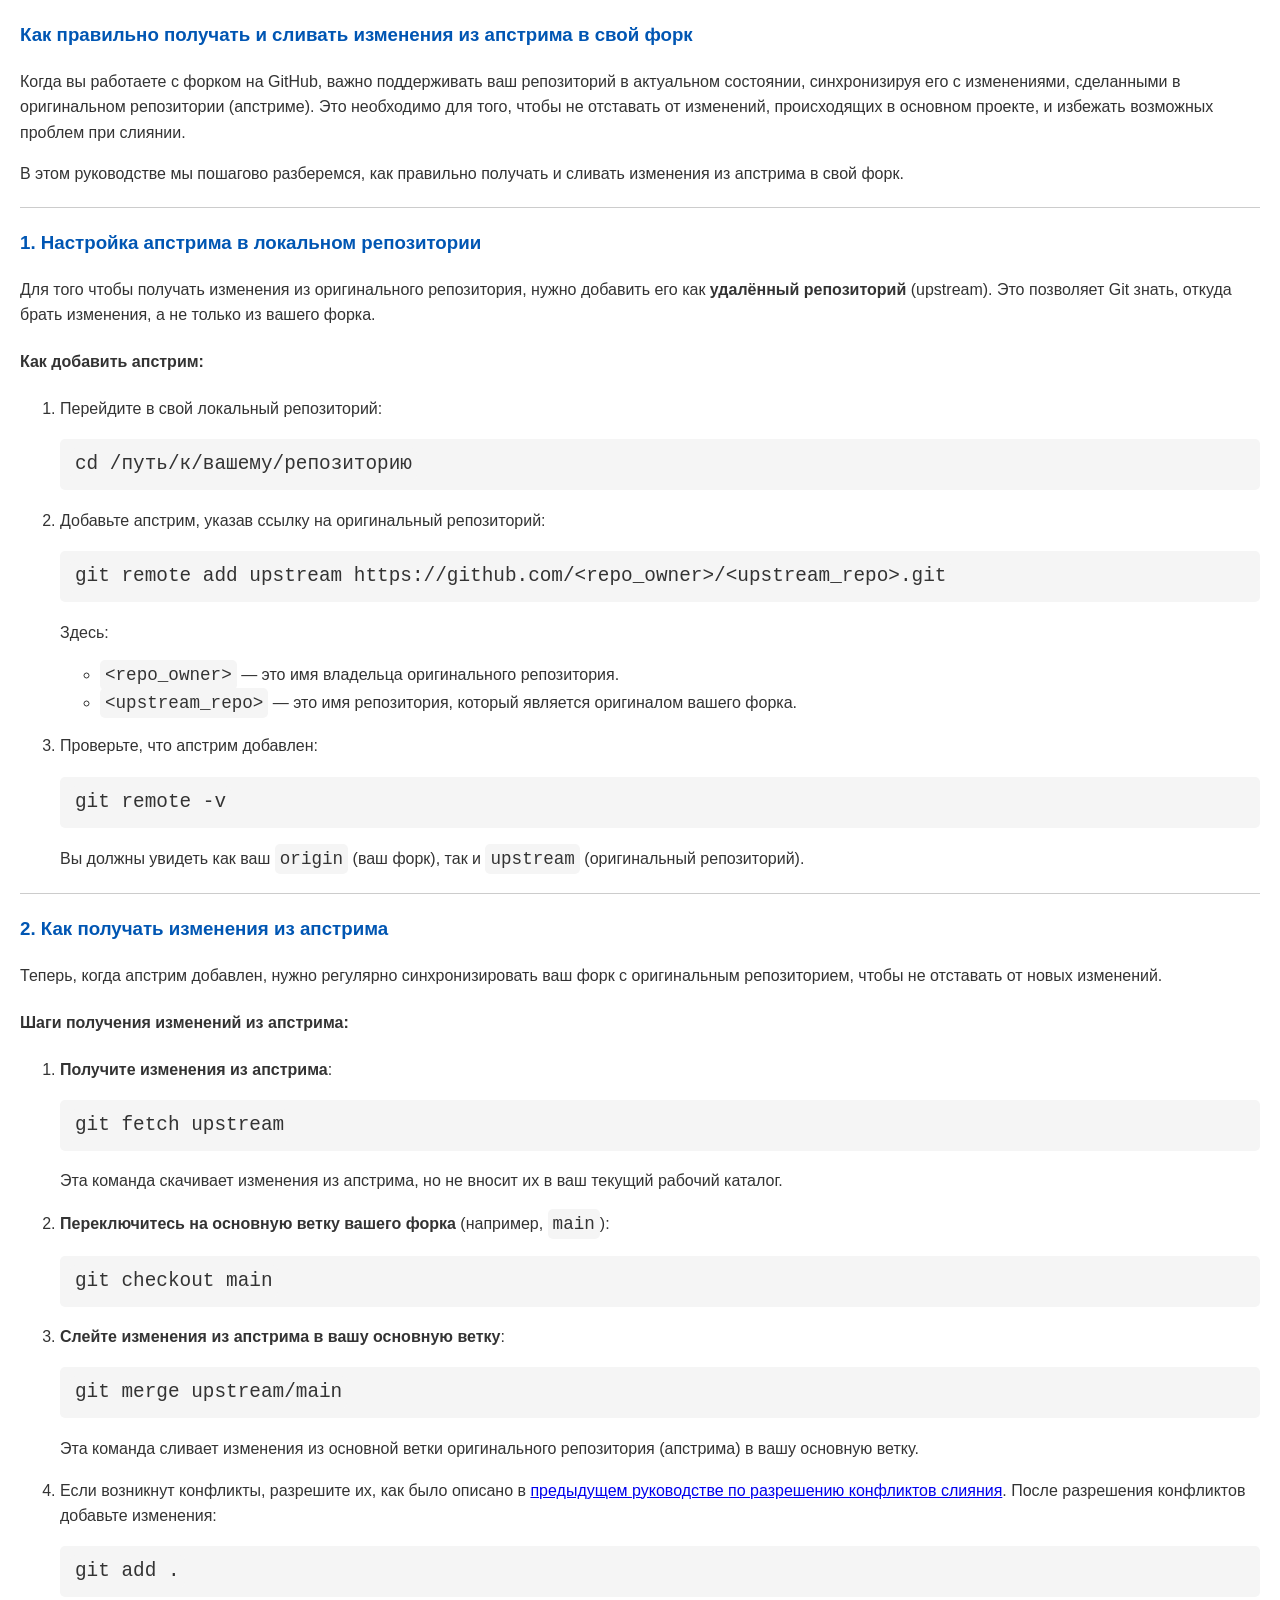
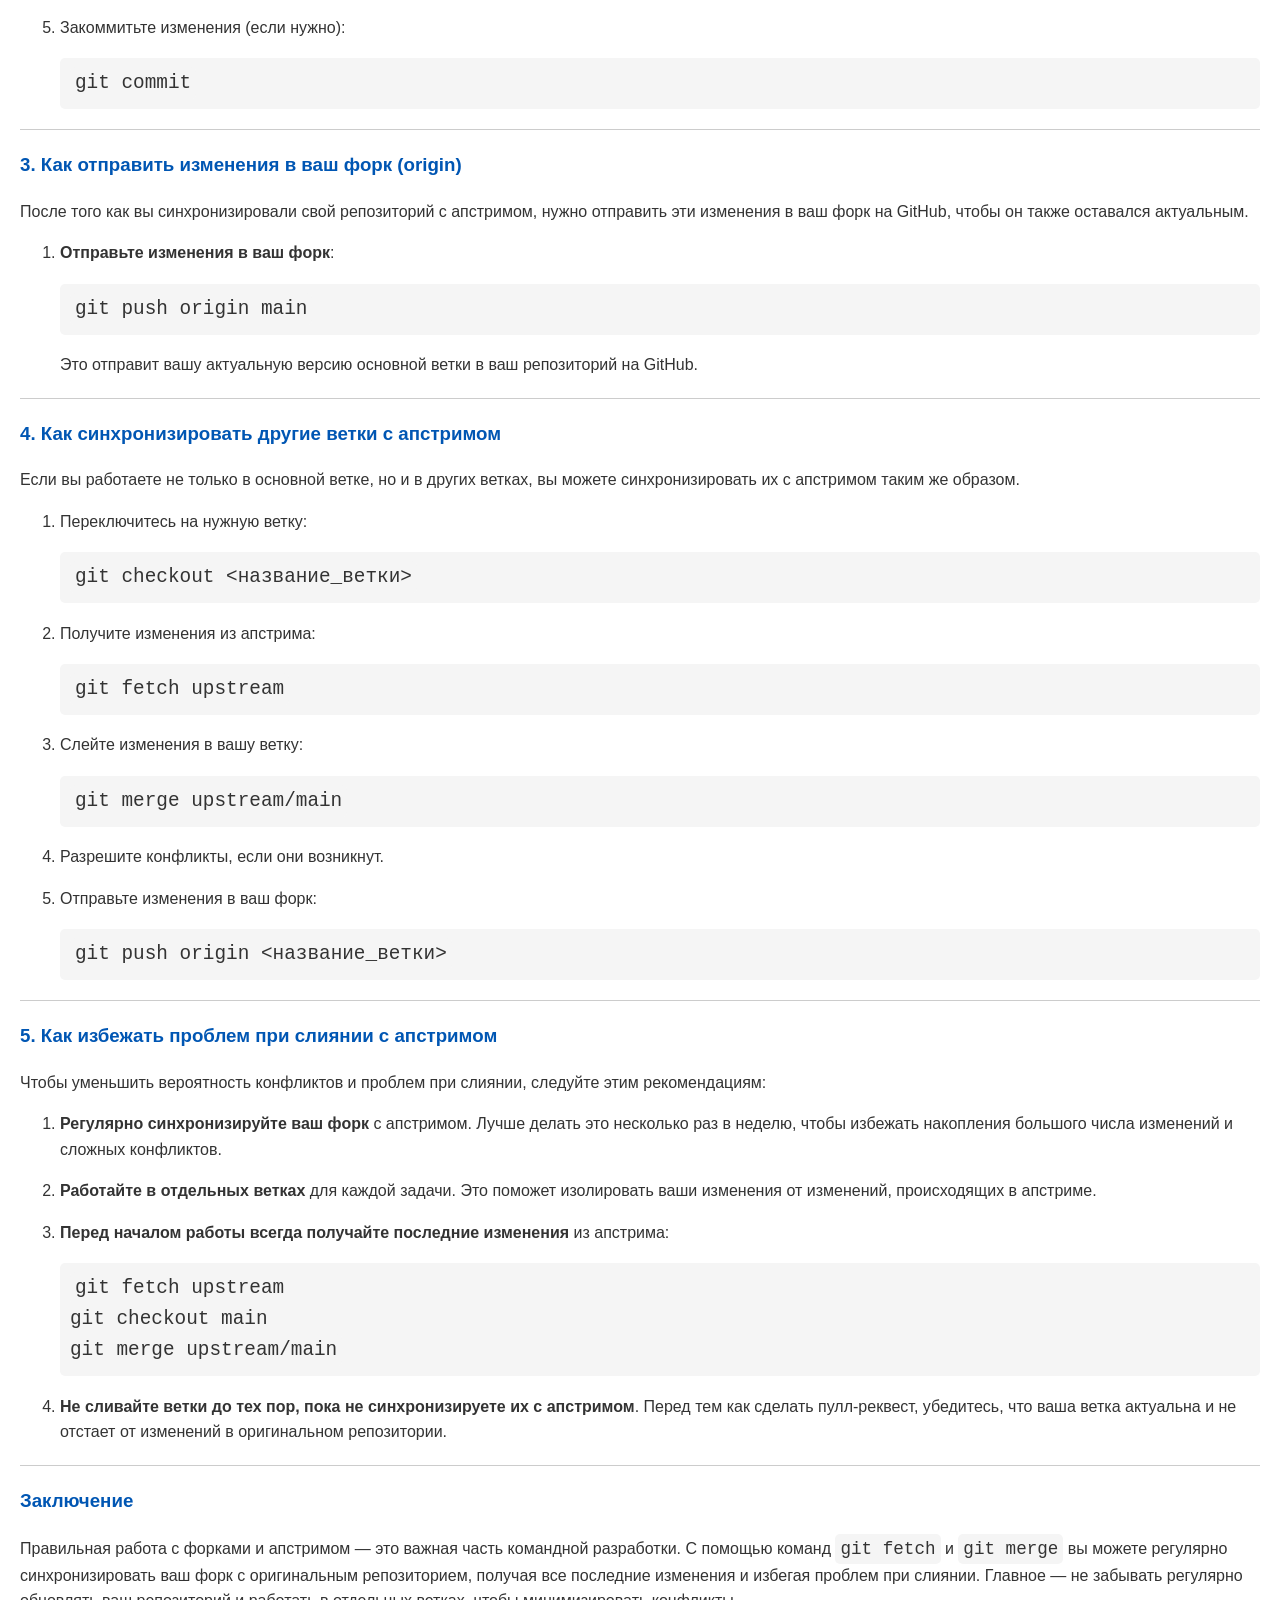
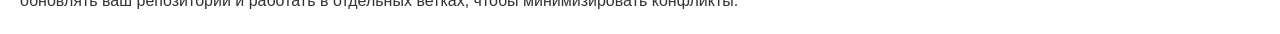
<file: git/merge_upstream.html>
<!DOCTYPE HTML>
<html lang="ru">
<head>
    <meta charset="UTF-8">
    <meta name="viewport" content="width=device-width, initial-scale=1.0">
    <meta name="title" content="Как правильно получать и сливать изменения из апстрима в свой форк">
    <meta name="description" content="Руководство по получению и слиянию изменений из апстрима в форк: пошаговая инструкция и советы по работе с Git и GitHub.">
    <meta name="og:type" content="website">
    <meta name="og:title" content="Как правильно получать и сливать изменения из апстрима в свой форк">
    <meta name="og:description" content="Подробное руководство по синхронизации форка с апстримом: как правильно обновлять репозиторий, избегать конфликтов и поддерживать актуальность кода.">
    <meta name="twitter:card" content="summary_large_image">
    <meta name="twitter:title" content="Как правильно получать и сливать изменения из апстрима в свой форк">
    <meta name="twitter:description" content="Как синхронизировать свой форк с основным репозиторием, советы по слиянию изменений и предотвращению конфликтов.">
    <style>
        body {
            font-family: Calibri, Arial, sans-serif;
            line-height: 1.6;
            margin: 20px;
            color: #333;
        }

        h2, h3 {
            color: #0056b3;
        }

        code, pre {
            font-family: Consolas, "Courier New", monospace;
            font-size: 1.1em; /* Increased font size */
            background-color: #f5f5f5;
            padding: 5px;
            border-radius: 5px;
        }

        pre {
            overflow-x: auto;
            padding: 10px;
        }

        hr {
            border: 0;
            height: 1px;
            background: #ccc;
            margin: 20px 0;
        }
    </style>
    <title>Как правильно получать и сливать изменения из апстрима в свой форк</title>
</head>
<h3 id="-">Как правильно получать и сливать изменения из апстрима в свой форк</h3>
<p>Когда вы работаете с форком на GitHub, важно поддерживать ваш репозиторий в актуальном состоянии, синхронизируя его с изменениями, сделанными в оригинальном репозитории (апстриме). Это необходимо для того, чтобы не отставать от изменений, происходящих в основном проекте, и избежать возможных проблем при слиянии.</p>
<p>В этом руководстве мы пошагово разберемся, как правильно получать и сливать изменения из апстрима в свой форк.</p>
<hr>
<h3 id="1-">1. <strong>Настройка апстрима в локальном репозитории</strong></h3>
<p>Для того чтобы получать изменения из оригинального репозитория, нужно добавить его как <strong>удалённый репозиторий</strong> (upstream). Это позволяет Git знать, откуда брать изменения, а не только из вашего форка.</p>
<h4 id="-">Как добавить апстрим:</h4>
<ol>
<li><p>Перейдите в свой локальный репозиторий:</p>
<pre><code class="lang-bash">cd <span class="hljs-regexp">/путь/</span>к<span class="hljs-regexp">/вашему/</span>репозиторию
</code></pre>
</li>
<li><p>Добавьте апстрим, указав ссылку на оригинальный репозиторий:</p>
<pre><code class="lang-bash">git remote <span class="hljs-built_in">add</span> upstream http<span class="hljs-variable">s:</span>//github.<span class="hljs-keyword">com</span>/<span class="hljs-symbol">&lt;repo_owner&gt;</span>/<span class="hljs-symbol">&lt;upstream_repo&gt;</span>.git
</code></pre>
<p>Здесь:</p>
<ul>
<li><code>&lt;repo_owner&gt;</code> — это имя владельца оригинального репозитория.</li>
<li><code>&lt;upstream_repo&gt;</code> — это имя репозитория, который является оригиналом вашего форка.</li>
</ul>
</li>
<li><p>Проверьте, что апстрим добавлен:</p>
<pre><code class="lang-bash"><span class="hljs-attribute">git remote -v</span>
</code></pre>
<p>Вы должны увидеть как ваш <code>origin</code> (ваш форк), так и <code>upstream</code> (оригинальный репозиторий).</p>
</li>
</ol>
<hr>
<h3 id="2-">2. <strong>Как получать изменения из апстрима</strong></h3>
<p>Теперь, когда апстрим добавлен, нужно регулярно синхронизировать ваш форк с оригинальным репозиторием, чтобы не отставать от новых изменений.</p>
<h4 id="-">Шаги получения изменений из апстрима:</h4>
<ol>
<li><p><strong>Получите изменения из апстрима</strong>:</p>
<pre><code class="lang-bash"><span class="hljs-attribute">git fetch upstream</span>
</code></pre>
<p>Эта команда скачивает изменения из апстрима, но не вносит их в ваш текущий рабочий каталог.</p>
</li>
<li><p><strong>Переключитесь на основную ветку вашего форка</strong> (например, <code>main</code>):</p>
<pre><code class="lang-bash"><span class="hljs-attribute">git checkout main</span>
</code></pre>
</li>
<li><p><strong>Слейте изменения из апстрима в вашу основную ветку</strong>:</p>
<pre><code class="lang-bash">git <span class="hljs-keyword">merge</span> upstream/<span class="hljs-keyword">main</span>
</code></pre>
<p>Эта команда сливает изменения из основной ветки оригинального репозитория (апстрима) в вашу основную ветку.</p>
</li>
<li><p>Если возникнут конфликты, разрешите их, как было описано в <a href="merge_conflict.html">предыдущем руководстве по разрешению конфликтов слияния</a>. После разрешения конфликтов добавьте изменения:</p>
<pre><code class="lang-bash">git <span class="hljs-keyword">add</span><span class="bash"> .</span>
</code></pre>
</li>
<li><p>Закоммитьте изменения (если нужно):</p>
<pre><code class="lang-bash"><span class="hljs-attribute">git commit</span>
</code></pre>
</li>
</ol>
<hr>
<h3 id="3-origin-">3. <strong>Как отправить изменения в ваш форк (origin)</strong></h3>
<p>После того как вы синхронизировали свой репозиторий с апстримом, нужно отправить эти изменения в ваш форк на GitHub, чтобы он также оставался актуальным.</p>
<ol>
<li><strong>Отправьте изменения в ваш форк</strong>:<pre><code class="lang-bash">git <span class="hljs-built_in">push</span> <span class="hljs-built_in">origin</span> main
</code></pre>
Это отправит вашу актуальную версию основной ветки в ваш репозиторий на GitHub.</li>
</ol>
<hr>
<h3 id="4-">4. <strong>Как синхронизировать другие ветки с апстримом</strong></h3>
<p>Если вы работаете не только в основной ветке, но и в других ветках, вы можете синхронизировать их с апстримом таким же образом.</p>
<ol>
<li><p>Переключитесь на нужную ветку:</p>
<pre><code class="lang-bash">git checkout <span class="hljs-tag">&lt;<span class="hljs-name">название_ветки</span>&gt;</span>
</code></pre>
</li>
<li><p>Получите изменения из апстрима:</p>
<pre><code class="lang-bash"><span class="hljs-attribute">git fetch upstream</span>
</code></pre>
</li>
<li><p>Слейте изменения в вашу ветку:</p>
<pre><code class="lang-bash">git <span class="hljs-keyword">merge</span> upstream/<span class="hljs-keyword">main</span>
</code></pre>
</li>
<li><p>Разрешите конфликты, если они возникнут.</p>
</li>
<li><p>Отправьте изменения в ваш форк:</p>
<pre><code class="lang-bash">git <span class="hljs-built_in">push</span> <span class="hljs-built_in">origin</span> &lt;название<span class="hljs-symbol">_</span>ветки&gt;
</code></pre>
</li>
</ol>
<hr>
<h3 id="5-">5. <strong>Как избежать проблем при слиянии с апстримом</strong></h3>
<p>Чтобы уменьшить вероятность конфликтов и проблем при слиянии, следуйте этим рекомендациям:</p>
<ol>
<li><p><strong>Регулярно синхронизируйте ваш форк</strong> с апстримом. Лучше делать это несколько раз в неделю, чтобы избежать накопления большого числа изменений и сложных конфликтов.</p>
</li>
<li><p><strong>Работайте в отдельных ветках</strong> для каждой задачи. Это поможет изолировать ваши изменения от изменений, происходящих в апстриме.</p>
</li>
<li><p><strong>Перед началом работы всегда получайте последние изменения</strong> из апстрима:</p>
<pre><code class="lang-bash">git fetch upstream
git checkout main
git <span class="hljs-keyword">merge</span> upstream/<span class="hljs-keyword">main</span>
</code></pre>
</li>
<li><p><strong>Не сливайте ветки до тех пор, пока не синхронизируете их с апстримом</strong>. Перед тем как сделать пулл-реквест, убедитесь, что ваша ветка актуальна и не отстает от изменений в оригинальном репозитории.</p>
</li>
</ol>
<hr>
<h3 id="-">Заключение</h3>
<p>Правильная работа с форками и апстримом — это важная часть командной разработки. С помощью команд <code>git fetch</code> и <code>git merge</code> вы можете регулярно синхронизировать ваш форк с оригинальным репозиторием, получая все последние изменения и избегая проблем при слиянии. Главное — не забывать регулярно обновлять ваш репозиторий и работать в отдельных ветках, чтобы минимизировать конфликты.</p>

  </html>
</file>
<file: xiaomi/bootloader/style.css>
:root {
    --bg: #0d1117;
    --bg2: #161b22;
    --border: #30363d;
    --text: #e6edf3;
    --text2: #8b949e;
    --accent: #58a6ff;
    --green: #3fb950;
    --orange: #d29922;
    --red: #f85149;
    --purple: #bc8cff;
    --sidebar-w: 260px;
  }
  .ai-banner {
    background: #d29922;
    color: #0d1117;
    text-align: center;
    padding: 10px 20px;
    font-size: 0.9em;
    font-weight: 600;
    position: fixed;
    top: 0; left: 0;
    width: 100%;
    z-index: 10000;
    border-bottom: 2px solid #f0c040;
    line-height: 1.4;
  }
  .ai-banner strong { color: #000; }
  * { box-sizing: border-box; margin: 0; padding: 0; }
  html { scroll-behavior: smooth; }
  body {
    font-family: -apple-system, BlinkMacSystemFont, 'Segoe UI', Helvetica, Arial, sans-serif;
    background: var(--bg);
    color: var(--text);
    line-height: 1.6;
    display: flex;
    min-height: 100vh;
    padding-top: 56px;
  }

  /* Sidebar */
  .sidebar {
    position: fixed;
    top: 0; left: 0;
    width: var(--sidebar-w);
    height: 100vh;
    background: var(--bg2);
    border-right: 1px solid var(--border);
    overflow-y: auto;
    padding: 20px 0;
    z-index: 100;
  }
  .sidebar-title {
    font-size: 0.85em;
    font-weight: 700;
    color: var(--accent);
    padding: 0 16px 12px;
    border-bottom: 1px solid var(--border);
    margin-bottom: 8px;
    text-transform: uppercase;
    letter-spacing: 0.5px;
  }
  .sidebar a {
    display: block;
    padding: 6px 16px;
    color: var(--text2);
    text-decoration: none;
    font-size: 0.82em;
    transition: background 0.15s, color 0.15s;
    border-left: 2px solid transparent;
  }
  .sidebar a:hover,
  .sidebar a:focus {
    background: rgba(88,166,255,0.08);
    color: var(--text);
  }
  .sidebar a.active {
    color: var(--accent);
    border-left-color: var(--accent);
    background: rgba(88,166,255,0.06);
  }
  .sidebar-section { margin-top: 4px; }
  .sidebar-section a { padding-left: 24px; font-size: 0.78em; }
  .sidebar-toggle {
    display: none;
    position: fixed;
    top: 12px; left: 12px;
    z-index: 10001;
    background: var(--bg2);
    border: 1px solid var(--border);
    color: var(--text);
    font-size: 1.2em;
    padding: 6px 12px;
    border-radius: 4px;
    cursor: pointer;
  }
  .sidebar-overlay { display: none; }

  /* Main content */
  .main {
    margin-left: var(--sidebar-w);
    flex: 1;
    max-width: 960px;
    padding: 40px 40px 60px;
  }
  .container { width: 100%; }

  h1 { font-size: 1.8em; border-bottom: 1px solid var(--border); padding-bottom: 8px; margin-bottom: 16px; }
  h2 { font-size: 1.4em; border-bottom: 1px solid var(--border); padding-bottom: 6px; margin: 40px 0 16px; }
  h3 { font-size: 1.15em; margin: 28px 0 12px; }
  h4 { font-size: 1em; margin: 16px 0 8px; }
  p { margin: 0 0 12px; }
  a { color: var(--accent); }
  hr { border: none; border-top: 1px solid var(--border); margin: 32px 0; }
  .meta { color: var(--text2); font-size: 0.9em; margin-bottom: 24px; }
  .meta span { display: inline-block; margin-right: 16px; }

  /* Tables */
  table { width: 100%; border-collapse: collapse; margin: 12px 0 20px; font-size: 0.9em; }
  th, td { border: 1px solid var(--border); padding: 8px 12px; text-align: left; }
  th { background: var(--bg2); font-weight: 600; }
  tr:nth-child(even) { background: rgba(255,255,255,0.02); }
  td code, th code { font-size: 0.9em; }

  /* Code blocks */
  pre {
    background: var(--bg2);
    border: 1px solid var(--border);
    border-radius: 6px;
    padding: 16px;
    overflow-x: auto;
    font-family: 'SF Mono', 'Cascadia Code', 'Fira Code', monospace;
    font-size: 0.85em;
    line-height: 1.45;
    margin: 12px 0 20px;
    tab-size: 4;
  }
  code {
    font-family: 'SF Mono', 'Cascadia Code', 'Fira Code', monospace;
    font-size: 0.9em;
    background: rgba(88,166,255,0.1);
    padding: 2px 6px;
    border-radius: 3px;
  }
  pre code {
    background: none;
    padding: 0;
    border-radius: 0;
  }

  strong { color: #fff; }

  .ascii {
    font-family: 'SF Mono', 'Cascadia Code', 'Fira Code', monospace;
    font-size: 0.8em;
    line-height: 1.3;
    white-space: pre;
    background: var(--bg2);
    border: 1px solid var(--border);
    border-radius: 6px;
    padding: 16px;
    overflow-x: auto;
    margin: 12px 0 20px;
  }

  ul, ol { margin: 8px 0 16px; padding-left: 24px; }
  li { margin-bottom: 4px; }
  ul ul, ol ol { margin: 4px 0; }

  .section-tag {
    display: inline-block;
    background: var(--accent);
    color: #000;
    font-size: 0.7em;
    font-weight: 700;
    padding: 1px 8px;
    border-radius: 10px;
    margin-right: 8px;
    vertical-align: middle;
  }

  /* Collapsible phases */
  .phase {
    border: 1px solid var(--border);
    border-radius: 6px;
    margin: 12px 0;
    background: var(--bg2);
    overflow: hidden;
  }
  .phase summary {
    padding: 14px 16px;
    cursor: pointer;
    font-weight: 700;
    font-size: 1em;
    color: var(--accent);
    background: var(--bg2);
    user-select: none;
    list-style: none;
    display: flex;
    align-items: center;
    gap: 8px;
  }
  .phase summary::-webkit-details-marker { display: none; }
  .phase summary::before {
    content: '\25B6';
    font-size: 0.8em;
    transition: transform 0.2s;
    color: var(--text2);
  }
  .phase[open] summary::before { content: '\25BC'; }
  .phase summary:hover { background: rgba(88,166,255,0.06); }
  .phase-content { padding: 0 16px 16px; }
  .phase-content pre { margin: 8px 0; }

  /* Sub-phases */
  .sub-phase { margin: 8px 0; }
  .sub-phase summary {
    padding: 8px 12px;
    cursor: pointer;
    font-weight: 600;
    font-size: 0.92em;
    color: var(--text);
    background: rgba(255,255,255,0.02);
    border-radius: 4px;
    user-select: none;
    list-style: none;
  }
  .sub-phase summary::-webkit-details-marker { display: none; }
  .sub-phase summary::before {
    content: '\25B8';
    margin-right: 8px;
    font-size: 0.9em;
    color: var(--text2);
  }
  .sub-phase[open] summary::before { content: '\25BE'; }
  .sub-phase-content { padding: 8px 0 8px 20px; }

  .flow-arrow { color: var(--orange); }
  .highlight { color: var(--green); }

  /* Flow diagram styles */
  .flow { margin: 12px 0 20px; }
  .fchain { display: flex; align-items: center; flex-wrap: wrap; gap: 6px; margin: 8px 0; }
  .fnode {
    display: inline-flex; align-items: center; justify-content: center;
    background: var(--bg2); border: 1px solid var(--border); border-radius: 8px;
    padding: 8px 14px; font-size: 0.85em; line-height: 1.3;
    color: var(--text); min-width: 40px; text-align: center;
  }
  .fnode.sm { padding: 4px 10px; font-size: 0.78em; border-radius: 6px; }
  .fnode.ok { border-color: var(--green); color: var(--green); }
  .fnode.err { border-color: var(--red); color: var(--red); }
  .fnode.warn { border-color: var(--orange); color: var(--orange); }
  .fnode.accent { border-color: var(--accent); color: var(--accent); }
  .fnode.dim { border-color: var(--border); color: var(--text2); }
  .fnode.hl { border-color: var(--accent); background: rgba(88,166,255,0.08); }
  .farr { display: inline-flex; align-items: center; color: var(--text2); margin: 0 2px; }
  .fv { display: flex; flex-direction: column; align-items: flex-start; gap: 2px; margin: 8px 0; }
  .fv-row { display: flex; align-items: center; gap: 6px; }
  .farr-v { display: flex; flex-direction: column; align-items: center; color: var(--text2); margin: 2px 0; padding-left: 20px; }
  .ftree { margin: 8px 0; }
  .ftree-item { display: flex; position: relative; }
  .ftree-line { flex-shrink: 0; width: 20px; position: relative; align-self: stretch; }
  .ftree-line::before { content: ''; position: absolute; left: 50%; top: 0; bottom: 0; width: 1px; background: var(--border); }
  .ftree-line.end::before { height: 14px; bottom: auto; }
  .ftree-line .tee { position: absolute; left: 50%; top: 14px; width: 10px; height: 1px; background: var(--border); }
  .ftree-node { flex: 1; min-width: 0; padding: 2px 0; }
  .ftree-line:not(:has(.tee))::before { display: none; }
  .fbox {
    display: block; background: var(--bg2); border: 1px solid var(--border); border-radius: 8px;
    padding: 12px 16px; margin: 6px 0; font-size: 0.85em; line-height: 1.4;
  }
  .fbox-title { font-weight: 700; color: var(--accent); margin-bottom: 6px; border-bottom: 1px solid var(--border); padding-bottom: 4px; }
  .fbox.ok { border-color: var(--green); }
  .fbox.err { border-color: var(--red); }
  .fbox.warn { border-color: var(--orange); }
  .fbox.accent { border-color: var(--accent); }
  .fbox.hl { border-color: var(--accent); background: rgba(88,166,255,0.06); }
  .flabel { font-size: 0.78em; color: var(--text2); margin: 2px 0; }
  .fgap { height: 4px; }

  .api-box {
    border: 1px solid var(--border);
    border-radius: 6px;
    padding: 16px;
    margin: 12px 0;
    background: var(--bg2);
    overflow-x: auto;
  }
  .api-box pre { border: none; margin: 0; padding: 0; background: transparent; }

  /* API dashboard */
  .api-dash {
    background: var(--bg2);
    border: 1px solid var(--border);
    border-radius: 10px;
    margin: 12px 0 20px;
    overflow: hidden;
  }
  .api-dash-header {
    background: linear-gradient(135deg, #1a2332 0%, #0d1117 100%);
    padding: 14px 18px;
    font-weight: 700;
    font-size: 0.95em;
    color: var(--accent);
    border-bottom: 1px solid var(--border);
    display: flex;
    align-items: center;
    gap: 8px;
    letter-spacing: 0.3px;
  }
  .api-dash-body {
    padding: 12px;
    display: grid;
    grid-template-columns: repeat(auto-fill, minmax(280px, 1fr));
    gap: 8px;
  }
  .api-fn-card {
    display: flex;
    align-items: center;
    gap: 8px;
    padding: 8px 12px;
    border: 1px solid var(--border);
    border-radius: 6px;
    background: rgba(255,255,255,0.015);
    transition: background 0.15s, border-color 0.15s, transform 0.15s;
    cursor: default;
  }
  .api-fn-card:hover {
    background: rgba(88,166,255,0.06);
    border-color: var(--accent);
    transform: translateX(3px);
  }
  .api-fn-dot {
    width: 8px; height: 8px;
    border-radius: 50%;
    flex-shrink: 0;
  }
  .api-fn-dot.get { background: var(--green); box-shadow: 0 0 6px rgba(63,185,80,0.4); }
  .api-fn-dot.set { background: var(--orange); box-shadow: 0 0 6px rgba(210,153,34,0.4); }
  .api-fn-dot.action { background: var(--accent); box-shadow: 0 0 6px rgba(88,166,255,0.4); }
  .api-fn-dot.err { background: var(--red); box-shadow: 0 0 6px rgba(248,81,73,0.4); }
  .api-fn-name {
    font-family: 'SF Mono', 'Cascadia Code', 'Fira Code', monospace;
    font-size: 0.78em;
    color: var(--text);
    white-space: nowrap;
  }
  .api-fn-arrow {
    color: var(--text2);
    flex-shrink: 0;
    display: inline-flex;
    align-items: center;
  }
  .api-fn-desc {
    font-size: 0.78em;
    color: var(--text);
    white-space: nowrap;
    margin-left: auto;
  }
  @media (max-width: 600px) {
    .api-dash-body { grid-template-columns: 1fr; }
    .api-fn-name, .api-fn-desc { white-space: normal; font-size: 0.72em; }
  }

  /* Responsive */
  @media (max-width: 800px) {
    .sidebar {
      transform: translateX(-100%);
      transition: transform 0.25s;
    }
    .sidebar.open { transform: translateX(0); }
    .sidebar-overlay {
      display: none;
      position: fixed;
      inset: 0;
      background: rgba(0,0,0,0.6);
      z-index: 99;
    }
    .sidebar-overlay.open { display: block; }
    .sidebar-toggle { display: block; }
    .main {
      margin-left: 0;
      padding: 60px 16px 40px;
    }
    table { font-size: 0.8em; }
    th, td { padding: 6px 8px; }
  }
</file>
